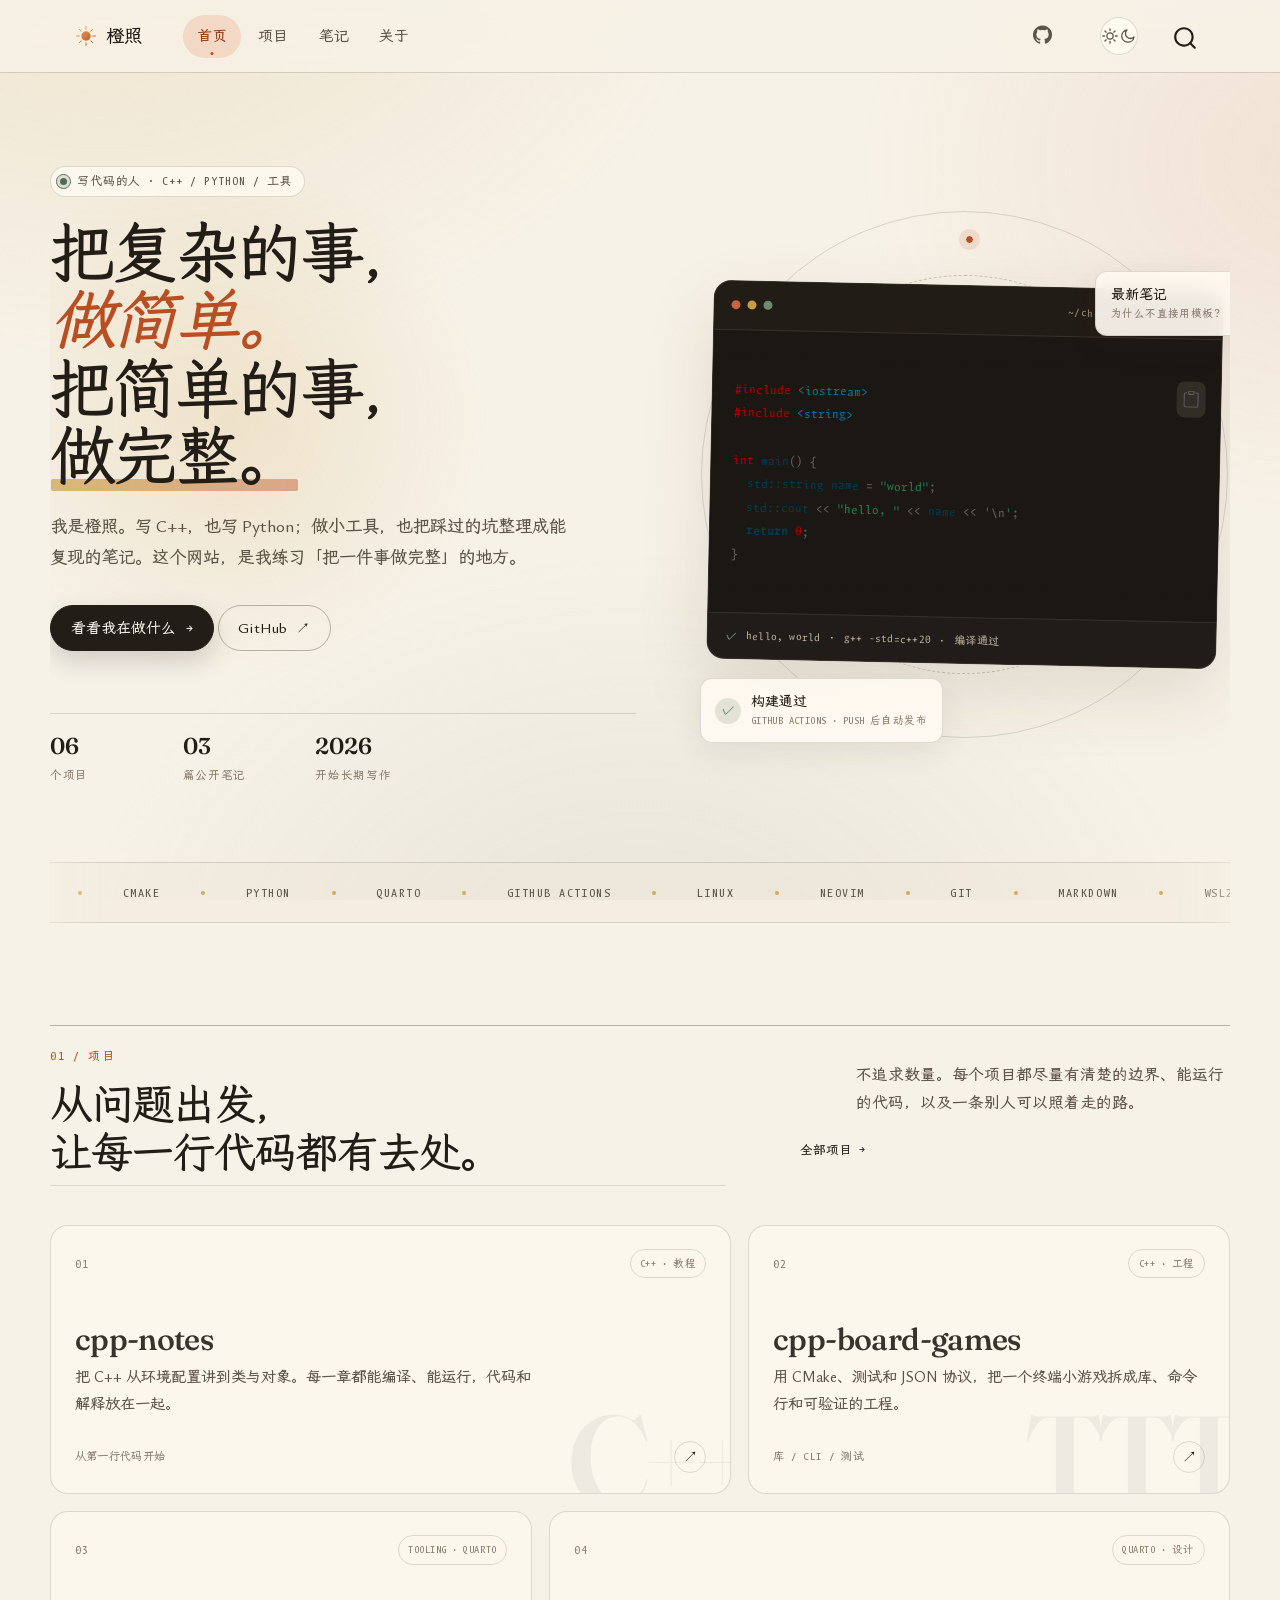
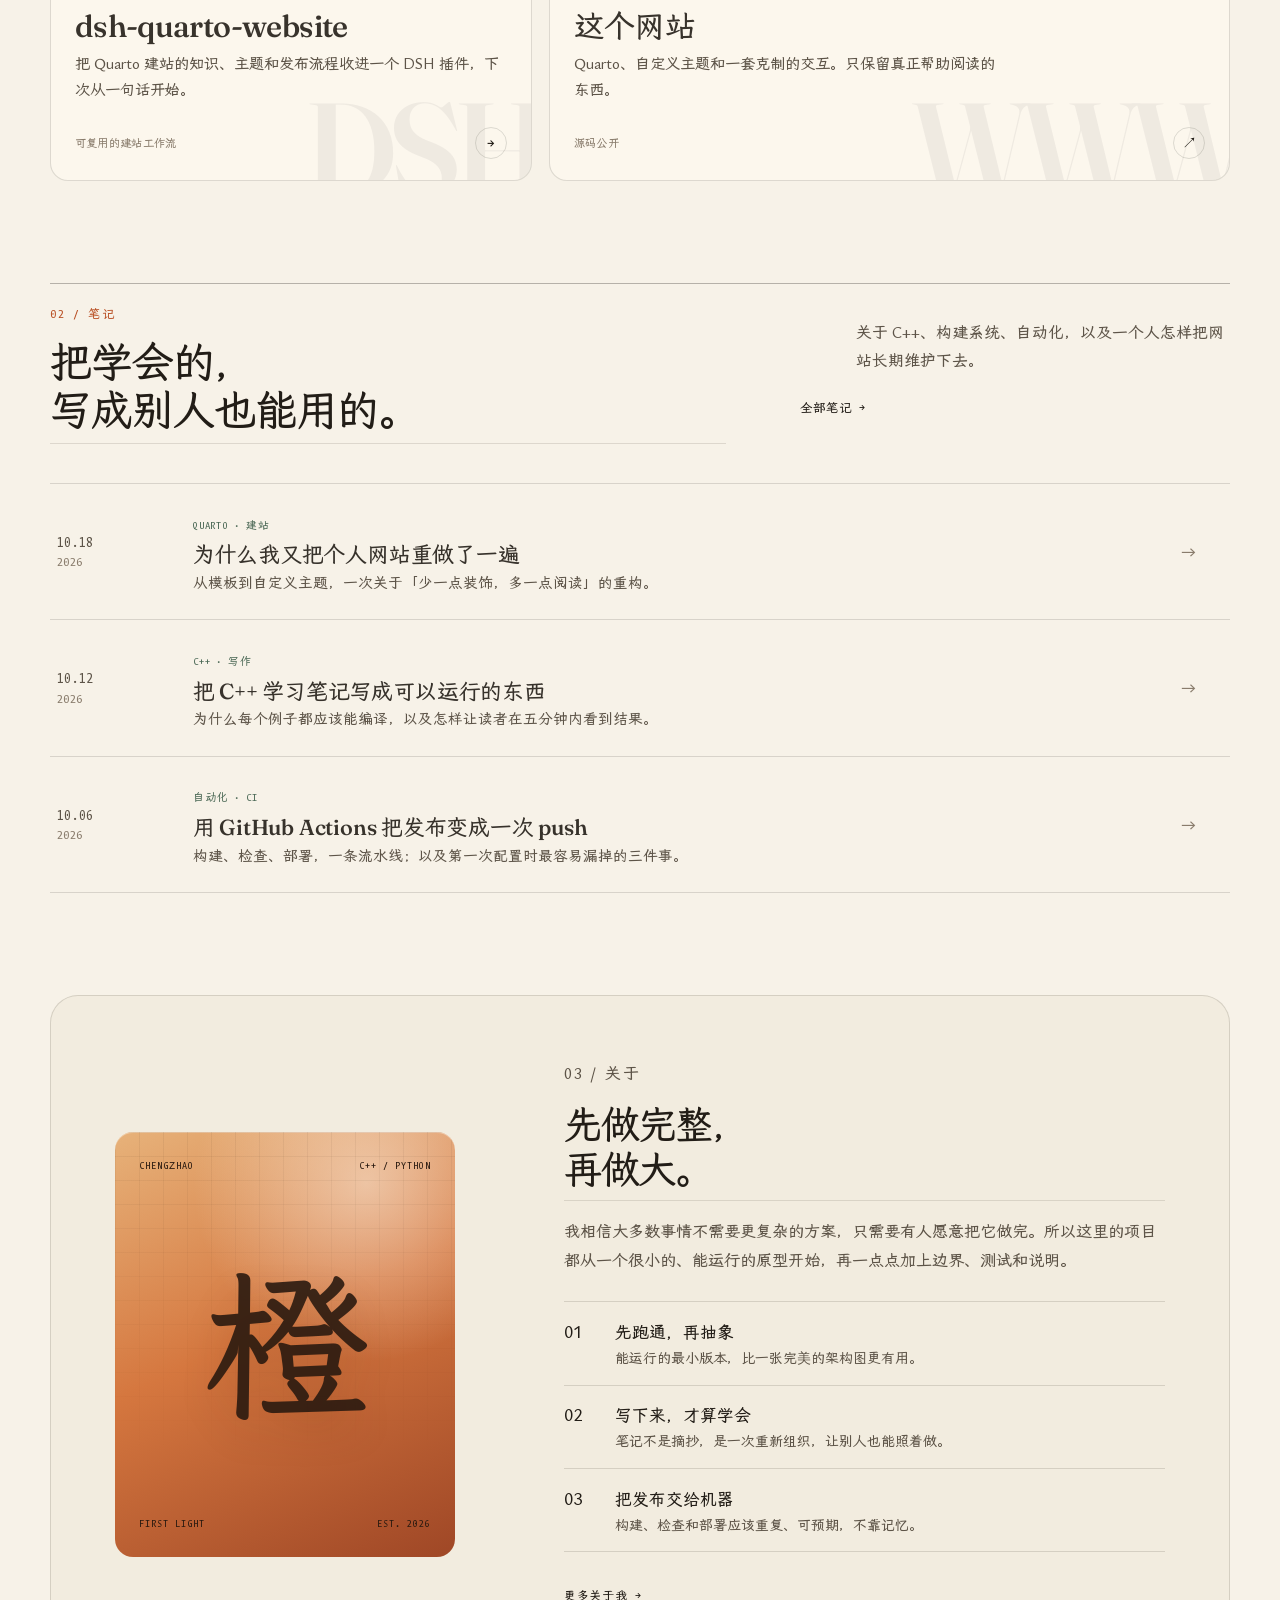
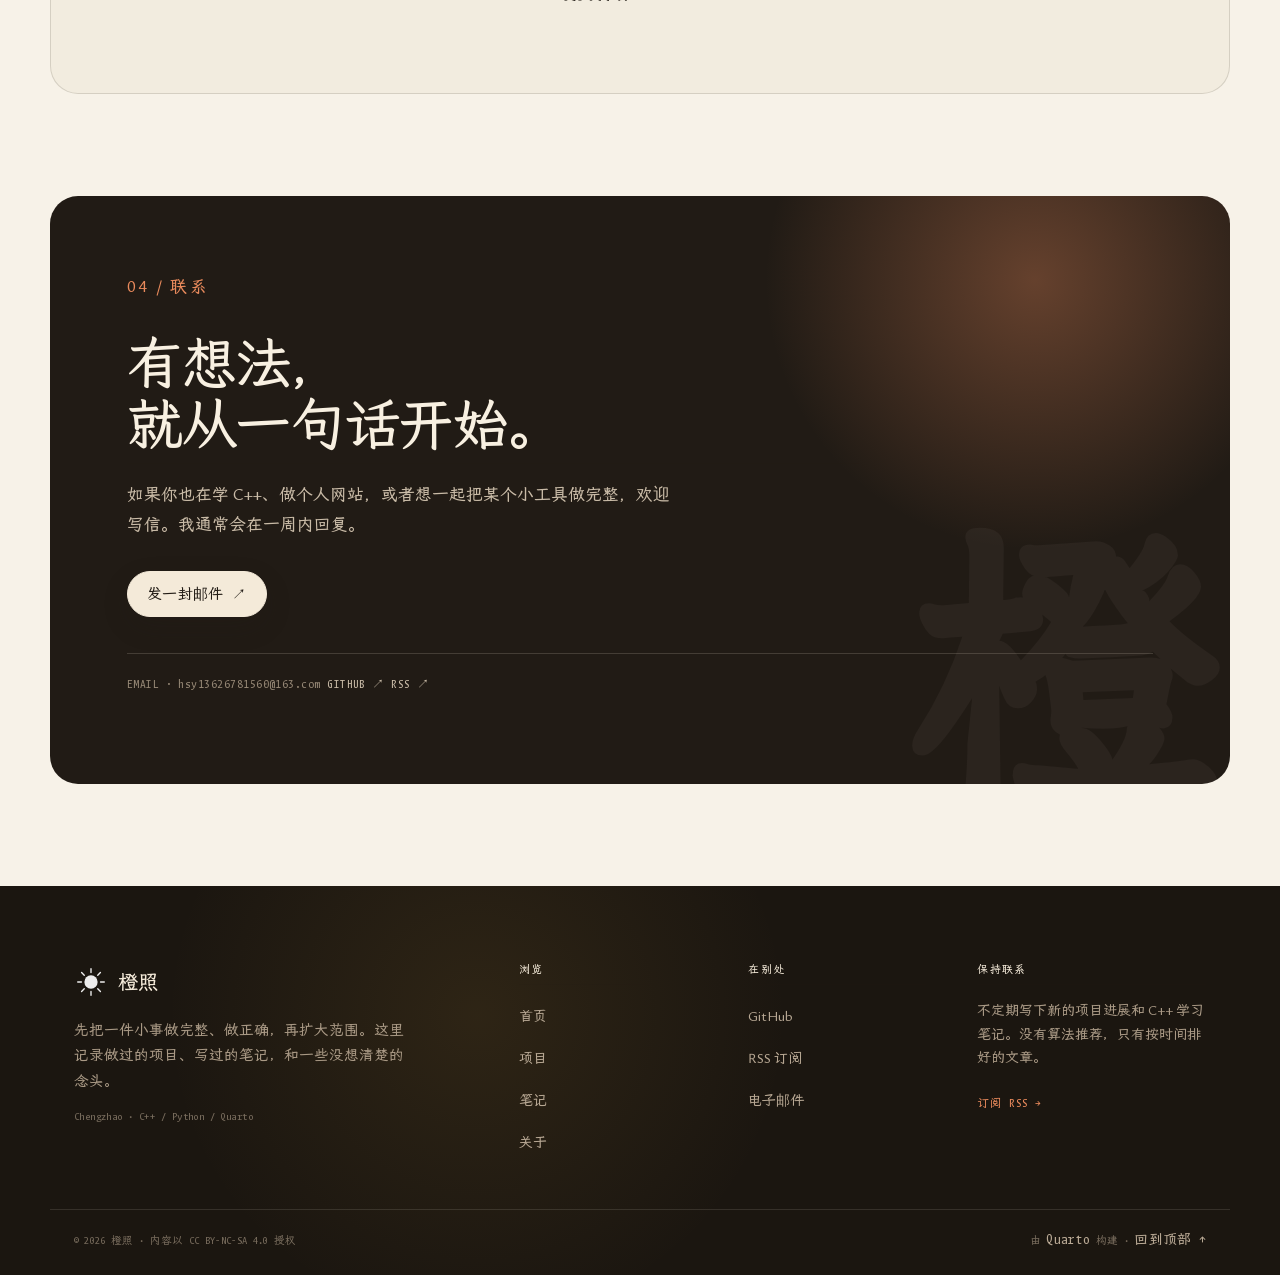
<file: index.html>
<!DOCTYPE html>
<html xmlns="http://www.w3.org/1999/xhtml" lang="zh-CN" xml:lang="zh-CN"><head>

<meta charset="utf-8">
<meta name="generator" content="quarto-1.10.19">

<meta name="viewport" content="width=device-width, initial-scale=1.0, user-scalable=yes">

<meta name="description" content="橙照的个人网站：写 C++ 与 Python，做小工具，也把踩过的坑整理成可以复现的笔记。">

<title>把简单的事做完整 – 橙照</title>
<style>
/* Default styles provided by pandoc.
** See https://pandoc.org/MANUAL.html#variables-for-html for config info.
*/
span.smallcaps{font-variant: small-caps;}
div.columns{display: flex; gap: 1.5em;}
div.column{flex: auto;}
@media screen {
div.columns{gap: min(4vw, 1.5em);}
div.column{overflow-x: auto;}
}
div.hanging-indent{margin-left: 1.5em; text-indent: -1.5em;}
ul.task-list{list-style: none;}
ul.task-list li input[type="checkbox"] {
  width: 0.8em;
  margin: 0 0.8em 0.2em -1em; /* quarto-specific, see https://github.com/quarto-dev/quarto-cli/issues/4556 */ 
  vertical-align: middle;
}
/* CSS for syntax highlighting */
html { -webkit-text-size-adjust: 100%; }
pre > code.sourceCode { white-space: pre; position: relative; }
pre > code.sourceCode > span { display: inline-block; line-height: 1.25; }
pre > code.sourceCode > span:empty { height: 1.2em; }
.sourceCode { overflow: visible; }
code.sourceCode > span { color: inherit; text-decoration: inherit; }
div.sourceCode { margin: 1em 0; }
pre.sourceCode { margin: 0; }
@media screen {
div.sourceCode { overflow: auto; }
}
@media print {
pre > code.sourceCode { white-space: pre-wrap; }
pre > code.sourceCode > span { text-indent: -5em; padding-left: 5em; }
}
pre.numberSource code
  { counter-reset: source-line 0; }
pre.numberSource code > span
  { position: relative; left: -4em; counter-increment: source-line; }
pre.numberSource code > span > a:first-child::before
  { content: counter(source-line);
    position: relative; left: -1em; text-align: right; vertical-align: baseline;
    border: none; display: inline-block;
    -webkit-touch-callout: none; -webkit-user-select: none;
    -khtml-user-select: none; -moz-user-select: none;
    -ms-user-select: none; user-select: none;
    padding: 0 4px; width: 4em;
  }
pre.numberSource { margin-left: 3em;  padding-left: 4px; }
div.sourceCode
  {   }
@media screen {
pre > code.sourceCode > span > a:first-child::before { text-decoration: underline; }
}
</style>


<script src="site_libs/quarto-nav/quarto-nav.js"></script>
<script src="site_libs/clipboard/clipboard.min.js"></script>
<script src="site_libs/quarto-search/autocomplete.umd.js"></script>
<script src="site_libs/quarto-search/fuse.min.js"></script>
<script src="site_libs/quarto-search/quarto-search.js"></script>
<meta name="quarto:offset" content="./">
<link href="./theme/assets/favicon.svg" rel="icon" type="image/svg+xml">
<script src="site_libs/quarto-html/quarto.js" type="module"></script>
<script src="site_libs/quarto-html/tabsets/tabsets.js" type="module"></script>
<script src="site_libs/quarto-html/popper.min.js"></script>
<script src="site_libs/quarto-html/tippy.umd.min.js"></script>
<link href="site_libs/quarto-html/tippy.css" rel="stylesheet">
<link href="site_libs/quarto-html/quarto-syntax-highlighting-6ad3a35b9ca6f1e4ce69034736147068.css" rel="stylesheet" class="quarto-color-scheme" id="quarto-text-highlighting-styles">
<link href="site_libs/quarto-html/quarto-syntax-highlighting-dark-f088d3bfda5e7fc58be7380fff3cf0f4.css" rel="stylesheet" class="quarto-color-scheme quarto-color-alternate" id="quarto-text-highlighting-styles">
<link href="site_libs/quarto-html/quarto-syntax-highlighting-6ad3a35b9ca6f1e4ce69034736147068.css" rel="stylesheet" class="quarto-color-scheme-extra" id="quarto-text-highlighting-styles">
<script src="site_libs/bootstrap/bootstrap.min.js"></script>
<link href="site_libs/bootstrap/bootstrap-icons.css" rel="stylesheet">
<link href="site_libs/bootstrap/bootstrap-33b0072616bddd210a10444cc1897761.min.css" rel="stylesheet" append-hash="true" class="quarto-color-scheme" id="quarto-bootstrap" data-mode="light">
<link href="site_libs/bootstrap/bootstrap-dark-2a50a87ff0a168634bd6a3ba98b96992.min.css" rel="stylesheet" append-hash="true" class="quarto-color-scheme quarto-color-alternate" id="quarto-bootstrap" data-mode="dark">
<link href="site_libs/bootstrap/bootstrap-33b0072616bddd210a10444cc1897761.min.css" rel="stylesheet" append-hash="true" class="quarto-color-scheme-extra" id="quarto-bootstrap" data-mode="light">
<script id="quarto-search-options" type="application/json">{
  "location": "navbar",
  "copy-button": false,
  "collapse-after": 3,
  "panel-placement": "end",
  "type": "overlay",
  "limit": 20,
  "keyboard-shortcut": [
    "f",
    "/",
    "s"
  ],
  "language": {
    "search-no-results-text": "没有结果",
    "search-matching-documents-text": "匹配的文档",
    "search-copy-link-title": "复制搜索链接",
    "search-hide-matches-text": "隐藏其它匹配结果",
    "search-more-match-text": "更多匹配结果",
    "search-more-matches-text": "更多匹配结果",
    "search-clear-button-title": "清除",
    "search-text-placeholder": "",
    "search-detached-cancel-button-title": "取消",
    "search-submit-button-title": "提交",
    "search-label": "搜索"
  }
}</script>
<style>html{ scroll-behavior: smooth; }</style>
<!-- 主题初始化必须早于首屏绘制：只改 <html>，body 类在 DOMContentLoaded 后同步。 -->
<meta name="color-scheme" content="light dark">
<meta name="theme-color" content="#F7F2E8">
<script>
  (function () {
    var root = document.documentElement;
    root.classList.add('js');
    try {
      var saved = localStorage.getItem('cz-theme');
      if (saved === 'dark' || saved === 'light') {
        root.dataset.theme = saved;
        root.dataset.bsTheme = saved;
        root.style.colorScheme = saved;
        var meta = document.querySelector('meta[name="theme-color"]');
        if (meta) meta.setAttribute('content', saved === 'dark' ? '#15120F' : '#F7F2E8');
      }
    } catch (error) {
      /* 隐私模式下 localStorage 可能不可用，保持默认浅色。 */
    }
  })();
</script>
<link rel="preload" href="./theme/assets/fonts/lxgw-bright-medium-common.woff2" as="font" type="font/woff2" crossorigin="">
<link rel="preload" href="./theme/assets/fonts/fraunces-latin-standard-normal.woff2" as="font" type="font/woff2" crossorigin="">


<link rel="stylesheet" href="theme/css/tokens.css">
<link rel="stylesheet" href="theme/css/base.css">
<link rel="stylesheet" href="theme/css/navbar.css">
<link rel="stylesheet" href="theme/css/landing.css">
<link rel="stylesheet" href="theme/css/pages.css">
<link rel="stylesheet" href="theme/css/footer.css">
<meta property="og:title" content="把简单的事做完整">
<meta property="og:description" content="橙照的个人网站：写 C++ 与 Python，做小工具，也把踩过的坑整理成可以复现的笔记。">
<meta property="og:site_name" content="橙照">
<meta name="twitter:title" content="把简单的事做完整">
<meta name="twitter:description" content="橙照的个人网站：写 C++ 与 Python，做小工具，也把踩过的坑整理成可以复现的笔记。">
<meta name="twitter:card" content="summary">
  <link rel="canonical" href="https://chengzhao-dev.github.io/">
  <meta property="og:url" content="https://chengzhao-dev.github.io/">
</head>

<body class="nav-fixed fullcontent quarto-light"><script id="quarto-html-before-body" type="application/javascript">
    const toggleBodyColorMode = (bsSheetEl) => {
      const mode = bsSheetEl.getAttribute("data-mode");
      const bodyEl = window.document.querySelector("body");
      if (mode === "dark") {
        bodyEl.classList.add("quarto-dark");
        bodyEl.classList.remove("quarto-light");
      } else {
        bodyEl.classList.add("quarto-light");
        bodyEl.classList.remove("quarto-dark");
      }
    }
    const toggleBodyColorPrimary = () => {
      const bsSheetEl = window.document.querySelector("link#quarto-bootstrap:not([rel=disabled-stylesheet])");
      if (bsSheetEl) {
        toggleBodyColorMode(bsSheetEl);
      }
    }
    const setColorSchemeToggle = (alternate) => {
      const toggles = window.document.querySelectorAll('.quarto-color-scheme-toggle');
      for (let i=0; i < toggles.length; i++) {
        const toggle = toggles[i];
        if (toggle) {
          if (alternate) {
            toggle.classList.add("alternate");
          } else {
            toggle.classList.remove("alternate");
          }
        }
      }
    };
    const toggleColorMode = (alternate) => {
      // Switch the stylesheets
      const primaryStylesheets = window.document.querySelectorAll('link.quarto-color-scheme:not(.quarto-color-alternate)');
      const alternateStylesheets = window.document.querySelectorAll('link.quarto-color-scheme.quarto-color-alternate');
      manageTransitions('#quarto-margin-sidebar .nav-link', false);
      if (alternate) {
        // note: dark is layered on light, we don't disable primary!
        enableStylesheet(alternateStylesheets);
        for (const sheetNode of alternateStylesheets) {
          if (sheetNode.id === "quarto-bootstrap") {
            toggleBodyColorMode(sheetNode);
          }
        }
      } else {
        disableStylesheet(alternateStylesheets);
        enableStylesheet(primaryStylesheets)
        toggleBodyColorPrimary();
      }
      manageTransitions('#quarto-margin-sidebar .nav-link', true);
      // Switch the toggles
      setColorSchemeToggle(alternate)
      // Hack to workaround the fact that safari doesn't
      // properly recolor the scrollbar when toggling (#1455)
      if (navigator.userAgent.indexOf('Safari') > 0 && navigator.userAgent.indexOf('Chrome') == -1) {
        manageTransitions("body", false);
        window.scrollTo(0, 1);
        setTimeout(() => {
          window.scrollTo(0, 0);
          manageTransitions("body", true);
        }, 40);
      }
    }
    const disableStylesheet = (stylesheets) => {
      for (let i=0; i < stylesheets.length; i++) {
        const stylesheet = stylesheets[i];
        stylesheet.rel = 'disabled-stylesheet';
      }
    }
    const enableStylesheet = (stylesheets) => {
      for (let i=0; i < stylesheets.length; i++) {
        const stylesheet = stylesheets[i];
        if(stylesheet.rel !== 'stylesheet') { // for Chrome, which will still FOUC without this check
          stylesheet.rel = 'stylesheet';
        }
      }
    }
    const manageTransitions = (selector, allowTransitions) => {
      const els = window.document.querySelectorAll(selector);
      for (let i=0; i < els.length; i++) {
        const el = els[i];
        if (allowTransitions) {
          el.classList.remove('notransition');
        } else {
          el.classList.add('notransition');
        }
      }
    }
    const isFileUrl = () => {
      return window.location.protocol === 'file:';
    }
    const hasAlternateSentinel = () => {
      let styleSentinel = getColorSchemeSentinel();
      if (styleSentinel !== null) {
        return styleSentinel === "alternate";
      } else {
        return false;
      }
    }
    const setStyleSentinel = (alternate) => {
      const value = alternate ? "alternate" : "default";
      if (!isFileUrl()) {
        window.localStorage.setItem("quarto-color-scheme", value);
      } else {
        localAlternateSentinel = value;
      }
    }
    const getColorSchemeSentinel = () => {
      if (!isFileUrl()) {
        const storageValue = window.localStorage.getItem("quarto-color-scheme");
        return storageValue != null ? storageValue : localAlternateSentinel;
      } else {
        return localAlternateSentinel;
      }
    }
    const toggleGiscusIfUsed = (isAlternate, darkModeDefault) => {
      const baseTheme = document.querySelector('#giscus-base-theme')?.value ?? 'light';
      const alternateTheme = document.querySelector('#giscus-alt-theme')?.value ?? 'dark';
      let newTheme = '';
      if(authorPrefersDark) {
        newTheme = isAlternate ? baseTheme : alternateTheme;
      } else {
        newTheme = isAlternate ? alternateTheme : baseTheme;
      }
      const changeGiscusTheme = () => {
        // From: https://github.com/giscus/giscus/issues/336
        const sendMessage = (message) => {
          const iframe = document.querySelector('iframe.giscus-frame');
          if (!iframe) return;
          iframe.contentWindow.postMessage({ giscus: message }, 'https://giscus.app');
        }
        sendMessage({
          setConfig: {
            theme: newTheme
          }
        });
      }
      const isGiscussLoaded = window.document.querySelector('iframe.giscus-frame') !== null;
      if (isGiscussLoaded) {
        changeGiscusTheme();
      }
    };
    const authorPrefersDark = false;
    const darkModeDefault = authorPrefersDark;
      document.querySelector('link#quarto-text-highlighting-styles.quarto-color-scheme-extra').rel = 'disabled-stylesheet';
      document.querySelector('link#quarto-bootstrap.quarto-color-scheme-extra').rel = 'disabled-stylesheet';
    let localAlternateSentinel = darkModeDefault ? 'alternate' : 'default';
    // Dark / light mode switch
    window.quartoToggleColorScheme = () => {
      // Read the current dark / light value
      let toAlternate = !hasAlternateSentinel();
      toggleColorMode(toAlternate);
      setStyleSentinel(toAlternate);
      toggleGiscusIfUsed(toAlternate, darkModeDefault);
      window.dispatchEvent(new Event('resize'));
    };
    // Switch to dark mode if need be
    if (hasAlternateSentinel()) {
      toggleColorMode(true);
    } else {
      toggleColorMode(false);
    }
  </script>

<div id="quarto-search-results"></div>
  <header id="quarto-header" class="headroom fixed-top">
    <nav class="navbar navbar-expand-lg " data-bs-theme="dark">
      <div class="navbar-container container-fluid">
      <div class="navbar-brand-container mx-auto">
    <a href="./index.html" class="navbar-brand navbar-brand-logo">
    <img src="./theme/assets/brand-mark.svg" alt="橙照的品牌标记：一枚从地平线升起的橙色圆点" class="navbar-logo light-content">
    <img src="./theme/assets/brand-mark.svg" alt="橙照的品牌标记：一枚从地平线升起的橙色圆点" class="navbar-logo dark-content">
    </a>
    <a class="navbar-brand" href="./index.html">
    <span class="navbar-title">橙照</span>
    </a>
  </div>
            <div id="quarto-search" class="" title="搜索"></div>
          <button class="navbar-toggler" type="button" data-bs-toggle="collapse" data-bs-target="#navbarCollapse" aria-controls="navbarCollapse" role="menu" aria-expanded="false" aria-label="展开或折叠导航栏" onclick="if (window.quartoToggleHeadroom) { window.quartoToggleHeadroom(); }">
  <span class="navbar-toggler-icon"></span>
</button>
          <div class="collapse navbar-collapse" id="navbarCollapse">
            <ul class="navbar-nav navbar-nav-scroll me-auto">
  <li class="nav-item">
    <a class="nav-link active" href="./index.html" aria-current="page"> 
<span class="menu-text">首页</span></a>
  </li>  
  <li class="nav-item">
    <a class="nav-link" href="./projects/index.html"> 
<span class="menu-text">项目</span></a>
  </li>  
  <li class="nav-item">
    <a class="nav-link" href="./notes/index.html"> 
<span class="menu-text">笔记</span></a>
  </li>  
  <li class="nav-item">
    <a class="nav-link" href="./about/index.html"> 
<span class="menu-text">关于</span></a>
  </li>  
</ul>
            <ul class="navbar-nav navbar-nav-scroll ms-auto">
  <li class="nav-item compact">
    <a class="nav-link" href="https://github.com/chengzhao-dev"> <i class="bi bi-github" role="img" aria-label="GitHub：chengzhao-dev">
</i> 
<span class="menu-text"></span></a>
  </li>  
</ul>
          </div> <!-- /navcollapse -->
            <div class="quarto-navbar-tools">
  <a href="" class="quarto-color-scheme-toggle quarto-navigation-tool  px-1" onclick="window.quartoToggleColorScheme(); return false;" title="切换深色模式"><i class="bi"></i></a>
</div>
      </div> <!-- /container-fluid -->
    </nav>
</header>
<!-- content -->
<div id="quarto-content" class="quarto-container page-layout-custom page-navbar">
<!-- sidebar -->
<!-- margin-sidebar -->
<!-- main -->

<a class="cz-skip" href="#quarto-document-content">跳到正文</a>
<div class="cz-progress" id="cz-progress" aria-hidden="true"></div>




<main id="quarto-document-content" class="content cz-home-main"><header id="title-block-header" class="quarto-title-block"></header>
<div class="cz-home">
<div class="cz-hero">
<div class="cz-hero-copy">
<p class="cz-eyebrow">
<span class="cz-pulse" aria-hidden="true"></span> 写代码的人 · C++ / Python / 工具
</p>
<h1 class="cz-hero-title">
把复杂的事，<br><em>做简单。</em><br>把简单的事，<span class="cz-mark">做完整。</span>
</h1>
<p class="cz-hero-lead">
我是橙照。写 C++，也写 Python；做小工具，也把踩过的坑整理成能复现的笔记。这个网站，是我练习「把一件事做完整」的地方。
</p>
<div class="cz-hero-actions">
<p><a class="cz-button cz-button-primary" href="projects/">看看我在做什么 <span aria-hidden="true">→</span></a> <a class="cz-button cz-button-ghost" href="https://github.com/chengzhao-dev" rel="me noopener">GitHub <span aria-hidden="true">↗</span></a></p>
</div>
<dl class="cz-stats">
<div>
<dt>
06
</dt>
<dd>
个项目
</dd>
</div>
<div>
<dt>
03
</dt>
<dd>
篇公开笔记
</dd>
</div>
<div>
<dt>
2026
</dt>
<dd>
开始长期写作
</dd>
</div>
</dl>
</div>
<div class="cz-hero-visual" aria-hidden="true">
<div class="cz-orbit">
<span class="cz-orbit-dot"></span>
</div>
<div class="cz-terminal">
<div class="cz-terminal-bar">
<i></i><i></i><i></i><span class="cz-terminal-title">~/chengzhao/hello.cpp</span>
</div>
<div class="code-copy-outer-scaffold"><div class="sourceCode" id="cb1"><pre class="sourceCode cpp code-with-copy"><code class="sourceCode cpp"><span id="cb1-1"><a href="#cb1-1" aria-hidden="true" tabindex="-1"></a><span class="pp">#include </span><span class="im">&lt;iostream&gt;</span></span>
<span id="cb1-2"><a href="#cb1-2" aria-hidden="true" tabindex="-1"></a><span class="pp">#include </span><span class="im">&lt;string&gt;</span></span>
<span id="cb1-3"><a href="#cb1-3" aria-hidden="true" tabindex="-1"></a></span>
<span id="cb1-4"><a href="#cb1-4" aria-hidden="true" tabindex="-1"></a><span class="dt">int</span> main<span class="op">()</span> <span class="op">{</span></span>
<span id="cb1-5"><a href="#cb1-5" aria-hidden="true" tabindex="-1"></a>  <span class="bu">std::</span>string name <span class="op">=</span> <span class="st">"world"</span><span class="op">;</span></span>
<span id="cb1-6"><a href="#cb1-6" aria-hidden="true" tabindex="-1"></a>  <span class="bu">std::</span>cout <span class="op">&lt;&lt;</span> <span class="st">"hello, "</span> <span class="op">&lt;&lt;</span> name <span class="op">&lt;&lt;</span> <span class="ch">'</span><span class="sc">\n</span><span class="ch">'</span><span class="op">;</span></span>
<span id="cb1-7"><a href="#cb1-7" aria-hidden="true" tabindex="-1"></a>  <span class="cf">return</span> <span class="dv">0</span><span class="op">;</span></span>
<span id="cb1-8"><a href="#cb1-8" aria-hidden="true" tabindex="-1"></a><span class="op">}</span></span></code></pre></div><button title="复制到剪贴板" class="code-copy-button"><i class="bi"></i></button></div>
<div class="cz-terminal-status">
<b>✓</b> hello, world <span>·</span> g++ -std=c++20 <span>·</span> 编译通过
</div>
</div>
<div class="cz-floating cz-floating-note">
<strong>最新笔记</strong><span>为什么不直接用模板？</span>
</div>
<div class="cz-floating cz-floating-build">
<i>✓</i>
<div>
<strong>构建通过</strong><span>GitHub Actions · push 后自动发布</span>
</div>
</div>
</div>
</div>
<div class="cz-marquee" aria-label="常用的语言与工具">
<div class="cz-marquee-track">
<div class="cz-marquee-group">
<span>C++20</span><span>CMake</span><span>Python</span><span>Quarto</span><span>GitHub Actions</span><span>Linux</span><span>Neovim</span><span>Git</span><span>Markdown</span><span>WSL2</span><span>Clang</span><span>SQLite</span>
</div>
<div class="cz-marquee-group" aria-hidden="true">
<span>C++20</span><span>CMake</span><span>Python</span><span>Quarto</span><span>GitHub Actions</span><span>Linux</span><span>Neovim</span><span>Git</span><span>Markdown</span><span>WSL2</span><span>Clang</span><span>SQLite</span>
</div>
</div>
</div>
<div class="cz-section">
<div class="cz-section-head">
<p class="cz-kicker">
01 / 项目
</p>
<h2>
从问题出发，<br>让每一行代码都有去处。
</h2>
<p class="cz-section-aside">
不追求数量。每个项目都尽量有清楚的边界、能运行的代码，以及一条别人可以照着走的路。
</p>
<p><a class="cz-text-link cz-section-link" href="projects/">全部项目 <span aria-hidden="true">→</span></a></p>
</div>
<div class="cz-work-grid">
<div class="cz-work-card">
<p><a class="cz-card-link" href="https://chengzhao-dev.github.io/cpp-notes/" aria-label="打开 cpp-notes 项目"></a></p>
<div class="cz-work-head">
<p><span class="cz-work-index">01</span><span class="cz-work-tag">C++ · 教程</span></p>
</div>
<section id="cpp-notes" class="level3 cz-work-main">
<h3 data-anchor-id="cpp-notes">cpp-notes</h3>
<p>把 C++ 从环境配置讲到类与对象。每一章都能编译、能运行，代码和解释放在一起。</p>
</section>
<p><span class="cz-work-art" aria-hidden="true">C++</span></p>
<div class="cz-work-foot">
<p><span>从第一行代码开始</span><span class="cz-arrow" aria-hidden="true">↗</span></p>
</div>
</div>
<div class="cz-work-card">
<p><a class="cz-card-link" href="https://chengzhao-dev.github.io/cpp-board-games/" aria-label="打开 cpp-board-games 项目"></a></p>
<div class="cz-work-head">
<p><span class="cz-work-index">02</span><span class="cz-work-tag">C++ · 工程</span></p>
</div>
<section id="cpp-board-games" class="level3 cz-work-main">
<h3 data-anchor-id="cpp-board-games">cpp-board-games</h3>
<p>用 CMake、测试和 JSON 协议，把一个终端小游戏拆成库、命令行和可验证的工程。</p>
</section>
<p><span class="cz-work-art" aria-hidden="true">TTT</span></p>
<div class="cz-work-foot">
<p><span>库 / CLI / 测试</span><span class="cz-arrow" aria-hidden="true">↗</span></p>
</div>
</div>
<div class="cz-work-card">
<p><a class="cz-card-link" href="notes/quarto-personal-website/" aria-label="阅读 dsh-quarto-website 的建站笔记"></a></p>
<div class="cz-work-head">
<p><span class="cz-work-index">03</span><span class="cz-work-tag">Tooling · Quarto</span></p>
</div>
<section id="dsh-quarto-website" class="level3 cz-work-main">
<h3 data-anchor-id="dsh-quarto-website">dsh-quarto-website</h3>
<p>把 Quarto 建站的知识、主题和发布流程收进一个 DSH 插件，下次从一句话开始。</p>
</section>
<p><span class="cz-work-art" aria-hidden="true">DSH</span></p>
<div class="cz-work-foot">
<p><span>可复用的建站工作流</span><span class="cz-arrow" aria-hidden="true">→</span></p>
</div>
</div>
<div class="cz-work-card">
<p><a class="cz-card-link" href="https://github.com/chengzhao-dev/chengzhao-dev.github.io" aria-label="查看本站源码"></a></p>
<div class="cz-work-head">
<p><span class="cz-work-index">04</span><span class="cz-work-tag">Quarto · 设计</span></p>
</div>
<section id="这个网站" class="level3 cz-work-main">
<h3 data-anchor-id="这个网站">这个网站</h3>
<p>Quarto、自定义主题和一套克制的交互。只保留真正帮助阅读的东西。</p>
</section>
<p><span class="cz-work-art" aria-hidden="true">WWW</span></p>
<div class="cz-work-foot">
<p><span>源码公开</span><span class="cz-arrow" aria-hidden="true">↗</span></p>
</div>
</div>
</div>
</div>
<div class="cz-section">
<div class="cz-section-head">
<p class="cz-kicker">
02 / 笔记
</p>
<h2>
把学会的，<br>写成别人也能用的。
</h2>
<p class="cz-section-aside">
关于 C++、构建系统、自动化，以及一个人怎样把网站长期维护下去。
</p>
<p><a class="cz-text-link cz-section-link" href="notes/">全部笔记 <span aria-hidden="true">→</span></a></p>
</div>
<div class="cz-note-list">
<div class="cz-note-row">
<a class="cz-card-link" href="notes/quarto-personal-website/" aria-label="阅读：为什么我又把个人网站重做了一遍"></a>
<div class="cz-note-date">
<strong>10.18</strong>2026
</div>
<div class="cz-note-body">
<span class="cz-note-tag">Quarto · 建站</span>
<h3>
为什么我又把个人网站重做了一遍
</h3>
<p>
从模板到自定义主题，一次关于「少一点装饰，多一点阅读」的重构。
</p>
</div>
<p><span class="cz-arrow" aria-hidden="true">→</span></p>
</div>
<div class="cz-note-row">
<a class="cz-card-link" href="notes/writing-runnable-cpp-notes/" aria-label="阅读：把 C++ 学习笔记写成可以运行的东西"></a>
<div class="cz-note-date">
<strong>10.12</strong>2026
</div>
<div class="cz-note-body">
<span class="cz-note-tag">C++ · 写作</span>
<h3>
把 C++ 学习笔记写成可以运行的东西
</h3>
<p>
为什么每个例子都应该能编译，以及怎样让读者在五分钟内看到结果。
</p>
</div>
<p><span class="cz-arrow" aria-hidden="true">→</span></p>
</div>
<div class="cz-note-row">
<a class="cz-card-link" href="notes/github-actions-publishing/" aria-label="阅读：用 GitHub Actions 把发布变成一次 push"></a>
<div class="cz-note-date">
<strong>10.06</strong>2026
</div>
<div class="cz-note-body">
<span class="cz-note-tag">自动化 · CI</span>
<h3>
用 GitHub Actions 把发布变成一次 push
</h3>
<p>
构建、检查、部署，一条流水线；以及第一次配置时最容易漏掉的三件事。
</p>
</div>
<p><span class="cz-arrow" aria-hidden="true">→</span></p>
</div>
</div>
</div>
<div class="cz-about">
<div class="cz-about-poster" aria-hidden="true">
<div class="cz-about-poster-top">
<span>CHENGZHAO</span><span>C++ / PYTHON</span>
</div>
<div class="cz-about-glyph">
橙
</div>
<div class="cz-about-poster-bottom">
<span>FIRST LIGHT</span><span>EST. 2026</span>
</div>
</div>
<div class="cz-about-copy">
<p class="cz-kicker">
03 / 关于
</p>
<h2>
先做完整，<br>再做大。
</h2>
<p>
我相信大多数事情不需要更复杂的方案，只需要有人愿意把它做完。所以这里的项目都从一个很小的、能运行的原型开始，再一点点加上边界、测试和说明。
</p>
<div class="cz-principles">
<div class="cz-principle">
<p><span>01</span></p>
<div class="cz-principle-body">
<p><strong>先跑通，再抽象</strong> 能运行的最小版本，比一张完美的架构图更有用。</p>
</div>
</div>
<div class="cz-principle">
<p><span>02</span></p>
<div class="cz-principle-body">
<p><strong>写下来，才算学会</strong> 笔记不是摘抄，是一次重新组织，让别人也能照着做。</p>
</div>
</div>
<div class="cz-principle">
<p><span>03</span></p>
<div class="cz-principle-body">
<p><strong>把发布交给机器</strong> 构建、检查和部署应该重复、可预期，不靠记忆。</p>
</div>
</div>
</div>
<p><a class="cz-text-link" href="about/">更多关于我 <span aria-hidden="true">→</span></a></p>
</div>
</div>
<div class="cz-contact">
<p class="cz-kicker">
04 / 联系
</p>
<h2>
有想法，<br>就从一句话开始。
</h2>
<p>
如果你也在学 C++、做个人网站，或者想一起把某个小工具做完整，欢迎写信。我通常会在一周内回复。
</p>
<a class="cz-button cz-button-primary" href="mailto:hsy13626781560@163.com">发一封邮件 <span aria-hidden="true">↗</span></a>
<div class="cz-contact-meta">
<p><span>EMAIL · hsy13626781560@163.com</span> <a href="https://github.com/chengzhao-dev" rel="me noopener">GITHUB ↗</a> <a href="notes/index.xml">RSS ↗</a></p>
</div>
</div>
</div>
<a onclick="window.scrollTo(0, 0); return false;" role="button" id="quarto-back-to-top"><i class="bi bi-arrow-up"></i> 回到顶部</a></main>




<footer class="cz-footer">
  <div class="cz-footer-inner">
    <div class="cz-footer-brand">
      <a class="cz-footer-logo" href="./">
        <img src="./theme/assets/brand-mark.svg" alt="" width="34" height="34" loading="lazy">
        <span>橙照</span>
      </a>
      <p>先把一件小事做完整、做正确，再扩大范围。这里记录做过的项目、写过的笔记，和一些没想清楚的念头。</p>
      <p class="cz-footer-note">Chengzhao · C++ / Python / Quarto</p>
    </div>

    <nav aria-label="页脚浏览">
      <h2>浏览</h2>
      <ul>
        <li><a href="./">首页</a></li>
        <li><a href="./projects/">项目</a></li>
        <li><a href="./notes/">笔记</a></li>
        <li><a href="./about/">关于</a></li>
      </ul>
    </nav>

    <div>
      <h2>在别处</h2>
      <ul>
        <li><a href="https://github.com/chengzhao-dev" rel="me noopener">GitHub</a></li>
        <li><a href="./notes/index.xml">RSS 订阅</a></li>
        <li><a href="mailto:hsy13626781560@163.com">电子邮件</a></li>
      </ul>
    </div>

    <div class="cz-footer-sub">
      <h2>保持联系</h2>
      <p>不定期写下新的项目进展和 C++ 学习笔记。没有算法推荐，只有按时间排好的文章。</p>
      <a class="cz-footer-subscribe" href="./notes/index.xml">订阅 RSS <span aria-hidden="true">→</span></a>
    </div>
  </div>

  <div class="cz-footer-bottom">
    <span>© 2026 橙照 · 内容以 CC BY-NC-SA 4.0 授权</span>
    <span>由 <a href="https://quarto.org" rel="noopener">Quarto</a> 构建 · <a href="#quarto-document-content">回到顶部 ↑</a></span>
  </div>
</footer>
<script src="./theme/js/site.js" defer=""></script>
<script id="quarto-html-after-body" type="application/javascript">
  window.document.addEventListener("DOMContentLoaded", function (event) {
    // Ensure there is a toggle, if there isn't float one in the top right
    if (window.document.querySelector('.quarto-color-scheme-toggle') === null) {
      const a = window.document.createElement('a');
      a.classList.add('top-right');
      a.classList.add('quarto-color-scheme-toggle');
      a.href = "";
      a.onclick = function() { try { window.quartoToggleColorScheme(); } catch {} return false; };
      const i = window.document.createElement("i");
      i.classList.add('bi');
      a.appendChild(i);
      window.document.body.appendChild(a);
    }
    setColorSchemeToggle(hasAlternateSentinel())
    const isCodeAnnotation = (el) => {
      for (const clz of el.classList) {
        if (clz.startsWith('code-annotation-')) {                     
          return true;
        }
      }
      return false;
    }
    const onCopySuccess = function(e) {
      // button target
      const button = e.trigger;
      // don't keep focus
      button.blur();
      // flash "checked"
      button.classList.add('code-copy-button-checked');
      var currentTitle = button.getAttribute("title");
      button.setAttribute("title", "已复制");
      let tooltip;
      if (window.bootstrap) {
        button.setAttribute("data-bs-toggle", "tooltip");
        button.setAttribute("data-bs-placement", "left");
        button.setAttribute("data-bs-title", "已复制");
        tooltip = new bootstrap.Tooltip(button, 
          { trigger: "manual", 
            customClass: "code-copy-button-tooltip",
            offset: [0, -8]});
        tooltip.show();    
      }
      setTimeout(function() {
        if (tooltip) {
          tooltip.hide();
          button.removeAttribute("data-bs-title");
          button.removeAttribute("data-bs-toggle");
          button.removeAttribute("data-bs-placement");
        }
        button.setAttribute("title", currentTitle);
        button.classList.remove('code-copy-button-checked');
      }, 1000);
      // clear code selection
      e.clearSelection();
    }
    const getTextToCopy = function(trigger) {
      const outerScaffold = trigger.parentElement.cloneNode(true);
      const codeEl = outerScaffold.querySelector('code');
      for (const childEl of codeEl.children) {
        if (isCodeAnnotation(childEl)) {
          childEl.remove();
        }
      }
      return codeEl.innerText;
    }
    const clipboard = new window.ClipboardJS('.code-copy-button:not([data-in-quarto-modal])', {
      text: getTextToCopy
    });
    clipboard.on('success', onCopySuccess);
    if (window.document.getElementById('quarto-embedded-source-code-modal')) {
      const clipboardModal = new window.ClipboardJS('.code-copy-button[data-in-quarto-modal]', {
        text: getTextToCopy,
        container: window.document.getElementById('quarto-embedded-source-code-modal')
      });
      clipboardModal.on('success', onCopySuccess);
    }
      var localhostRegex = new RegExp(/^(?:http|https):\/\/localhost\:?[0-9]*\//);
      var mailtoRegex = new RegExp(/^mailto:/);
        var filterRegex = new RegExp("https:\/\/chengzhao-dev\.github\.io");
      var isInternal = (href) => {
          return filterRegex.test(href) || localhostRegex.test(href) || mailtoRegex.test(href);
      }
      // Inspect non-navigation links and adorn them if external
     var links = window.document.querySelectorAll('a[href]:not(.nav-link):not(.navbar-brand):not(.toc-action):not(.sidebar-link):not(.sidebar-item-toggle):not(.pagination-link):not(.no-external):not([aria-hidden]):not(.dropdown-item):not(.quarto-navigation-tool):not(.about-link)');
      for (var i=0; i<links.length; i++) {
        const link = links[i];
        if (!isInternal(link.href)) {
          // undo the damage that might have been done by quarto-nav.js in the case of
          // links that we want to consider external
          if (link.dataset.originalHref !== undefined) {
            link.href = link.dataset.originalHref;
          }
            // target, if specified
            link.setAttribute("target", "_blank");
            if (link.getAttribute("rel") === null) {
              link.setAttribute("rel", "noopener");
            }
        }
      }
    function tippyHover(el, contentFn, onTriggerFn, onUntriggerFn) {
      const config = {
        allowHTML: true,
        maxWidth: 500,
        delay: 100,
        arrow: false,
        appendTo: function(el) {
            return el.parentElement;
        },
        interactive: true,
        interactiveBorder: 10,
        theme: 'quarto',
        placement: 'bottom-start',
      };
      if (contentFn) {
        config.content = contentFn;
      }
      if (onTriggerFn) {
        config.onTrigger = onTriggerFn;
      }
      if (onUntriggerFn) {
        config.onUntrigger = onUntriggerFn;
      }
      window.tippy(el, config); 
    }
    const noterefs = window.document.querySelectorAll('a[role="doc-noteref"]');
    for (var i=0; i<noterefs.length; i++) {
      const ref = noterefs[i];
      tippyHover(ref, function() {
        // use id or data attribute instead here
        let href = ref.getAttribute('data-footnote-href') || ref.getAttribute('href');
        try { href = new URL(href).hash; } catch {}
        const id = href.replace(/^#\/?/, "");
        const note = window.document.getElementById(id);
        if (note) {
          return note.innerHTML;
        } else {
          return "";
        }
      });
    }
    const xrefs = window.document.querySelectorAll('a.quarto-xref');
    const processXRef = (id, note) => {
      // Strip column container classes
      const stripColumnClz = (el) => {
        el.classList.remove("page-full", "page-columns");
        if (el.children) {
          for (const child of el.children) {
            stripColumnClz(child);
          }
        }
      }
      stripColumnClz(note)
      if (id === null || id.startsWith('sec-')) {
        // Special case sections, only their first couple elements
        const container = document.createElement("div");
        if (note.children && note.children.length > 2) {
          container.appendChild(note.children[0].cloneNode(true));
          for (let i = 1; i < note.children.length; i++) {
            const child = note.children[i];
            if (child.tagName === "P" && child.innerText === "") {
              continue;
            } else {
              container.appendChild(child.cloneNode(true));
              break;
            }
          }
          if (window.Quarto?.typesetMath) {
            window.Quarto.typesetMath(container);
          }
          return container.innerHTML
        } else {
          if (window.Quarto?.typesetMath) {
            window.Quarto.typesetMath(note);
          }
          return note.innerHTML;
        }
      } else {
        // Remove any anchor links if they are present
        const anchorLink = note.querySelector('a.anchorjs-link');
        if (anchorLink) {
          anchorLink.remove();
        }
        if (window.Quarto?.typesetMath) {
          window.Quarto.typesetMath(note);
        }
        if (note.classList.contains("callout")) {
          return note.outerHTML;
        } else {
          return note.innerHTML;
        }
      }
    }
    for (var i=0; i<xrefs.length; i++) {
      const xref = xrefs[i];
      tippyHover(xref, undefined, function(instance) {
        instance.disable();
        let url = xref.getAttribute('href');
        let hash = undefined; 
        if (url.startsWith('#')) {
          hash = url;
        } else {
          try { hash = new URL(url).hash; } catch {}
        }
        if (hash) {
          const id = hash.replace(/^#\/?/, "");
          const note = window.document.getElementById(id);
          if (note !== null) {
            try {
              const html = processXRef(id, note.cloneNode(true));
              instance.setContent(html);
            } finally {
              instance.enable();
              instance.show();
            }
          } else {
            // See if we can fetch this
            fetch(url.split('#')[0])
            .then(res => res.text())
            .then(html => {
              const parser = new DOMParser();
              const htmlDoc = parser.parseFromString(html, "text/html");
              const note = htmlDoc.getElementById(id);
              if (note !== null) {
                const html = processXRef(id, note);
                instance.setContent(html);
              } 
            }).finally(() => {
              instance.enable();
              instance.show();
            });
          }
        } else {
          // See if we can fetch a full url (with no hash to target)
          // This is a special case and we should probably do some content thinning / targeting
          fetch(url)
          .then(res => res.text())
          .then(html => {
            const parser = new DOMParser();
            const htmlDoc = parser.parseFromString(html, "text/html");
            const note = htmlDoc.querySelector('main.content');
            if (note !== null) {
              // This should only happen for chapter cross references
              // (since there is no id in the URL)
              // remove the first header
              if (note.children.length > 0 && note.children[0].tagName === "HEADER") {
                note.children[0].remove();
              }
              const html = processXRef(null, note);
              instance.setContent(html);
            } 
          }).finally(() => {
            instance.enable();
            instance.show();
          });
        }
      }, function(instance) {
      });
    }
        let selectedAnnoteEl;
        const selectorForAnnotation = ( cell, annotation) => {
          let cellAttr = 'data-code-cell="' + cell + '"';
          let lineAttr = 'data-code-annotation="' +  annotation + '"';
          const selector = 'span[' + cellAttr + '][' + lineAttr + ']';
          return selector;
        }
        const selectCodeLines = (annoteEl) => {
          const doc = window.document;
          const targetCell = annoteEl.getAttribute("data-target-cell");
          const targetAnnotation = annoteEl.getAttribute("data-target-annotation");
          const annoteSpan = window.document.querySelector(selectorForAnnotation(targetCell, targetAnnotation));
          const lines = annoteSpan.getAttribute("data-code-lines").split(",");
          const lineIds = lines.map((line) => {
            return targetCell + "-" + line;
          })
          let top = null;
          let height = null;
          let parent = null;
          if (lineIds.length > 0) {
              //compute the position of the single el (top and bottom and make a div)
              const el = window.document.getElementById(lineIds[0]);
              top = el.offsetTop;
              height = el.offsetHeight;
              parent = el.parentElement.parentElement;
            if (lineIds.length > 1) {
              const lastEl = window.document.getElementById(lineIds[lineIds.length - 1]);
              const bottom = lastEl.offsetTop + lastEl.offsetHeight;
              height = bottom - top;
            }
            if (top !== null && height !== null && parent !== null) {
              // cook up a div (if necessary) and position it 
              let div = window.document.getElementById("code-annotation-line-highlight");
              if (div === null) {
                div = window.document.createElement("div");
                div.setAttribute("id", "code-annotation-line-highlight");
                div.style.position = 'absolute';
                parent.appendChild(div);
              }
              div.style.top = top - 2 + "px";
              div.style.height = height + 4 + "px";
              div.style.left = 0;
              let gutterDiv = window.document.getElementById("code-annotation-line-highlight-gutter");
              if (gutterDiv === null) {
                gutterDiv = window.document.createElement("div");
                gutterDiv.setAttribute("id", "code-annotation-line-highlight-gutter");
                gutterDiv.style.position = 'absolute';
                const codeCell = window.document.getElementById(targetCell);
                const gutter = codeCell.querySelector('.code-annotation-gutter');
                gutter.appendChild(gutterDiv);
              }
              gutterDiv.style.top = top - 2 + "px";
              gutterDiv.style.height = height + 4 + "px";
            }
            selectedAnnoteEl = annoteEl;
          }
        };
        const unselectCodeLines = () => {
          const elementsIds = ["code-annotation-line-highlight", "code-annotation-line-highlight-gutter"];
          elementsIds.forEach((elId) => {
            const div = window.document.getElementById(elId);
            if (div) {
              div.remove();
            }
          });
          selectedAnnoteEl = undefined;
        };
          // Handle positioning of the toggle
      window.addEventListener(
        "resize",
        throttle(() => {
          elRect = undefined;
          if (selectedAnnoteEl) {
            selectCodeLines(selectedAnnoteEl);
          }
        }, 10)
      );
      function throttle(fn, ms) {
      let throttle = false;
      let timer;
        return (...args) => {
          if(!throttle) { // first call gets through
              fn.apply(this, args);
              throttle = true;
          } else { // all the others get throttled
              if(timer) clearTimeout(timer); // cancel #2
              timer = setTimeout(() => {
                fn.apply(this, args);
                timer = throttle = false;
              }, ms);
          }
        };
      }
        // Attach click handler to the DT
        const annoteDls = window.document.querySelectorAll('dt[data-target-cell]');
        for (const annoteDlNode of annoteDls) {
          annoteDlNode.addEventListener('click', (event) => {
            const clickedEl = event.target;
            if (clickedEl !== selectedAnnoteEl) {
              unselectCodeLines();
              const activeEl = window.document.querySelector('dt[data-target-cell].code-annotation-active');
              if (activeEl) {
                activeEl.classList.remove('code-annotation-active');
              }
              selectCodeLines(clickedEl);
              clickedEl.classList.add('code-annotation-active');
            } else {
              // Unselect the line
              unselectCodeLines();
              clickedEl.classList.remove('code-annotation-active');
            }
          });
        }
    const findCites = (el) => {
      const parentEl = el.parentElement;
      if (parentEl) {
        const cites = parentEl.dataset.cites;
        if (cites) {
          return {
            el,
            cites: cites.split(' ')
          };
        } else {
          return findCites(el.parentElement)
        }
      } else {
        return undefined;
      }
    };
    var bibliorefs = window.document.querySelectorAll('a[role="doc-biblioref"]');
    for (var i=0; i<bibliorefs.length; i++) {
      const ref = bibliorefs[i];
      const citeInfo = findCites(ref);
      if (citeInfo) {
        tippyHover(citeInfo.el, function() {
          var popup = window.document.createElement('div');
          citeInfo.cites.forEach(function(cite) {
            var citeDiv = window.document.createElement('div');
            citeDiv.classList.add('hanging-indent');
            citeDiv.classList.add('csl-entry');
            var biblioDiv = window.document.getElementById('ref-' + cite);
            if (biblioDiv) {
              citeDiv.innerHTML = biblioDiv.innerHTML;
            }
            popup.appendChild(citeDiv);
          });
          return popup.innerHTML;
        });
      }
    }
  });
  </script>
</div> <!-- /content -->




<footer class="footer"><div class="nav-footer"><div class="nav-footer-center"><div class="toc-actions"><ul><li><a href="https://github.com/chengzhao-dev/chengzhao-dev.github.io/edit/main/index.qmd" class="toc-action"><i class="bi bi-github"></i>编辑该页面</a></li><li><a href="https://github.com/chengzhao-dev/chengzhao-dev.github.io/issues/new" class="toc-action"><i class="bi empty"></i>反馈问题</a></li></ul></div></div></div></footer><script src="site_libs/quarto-html/zenscroll-min.js"></script>
</body></html>
</file>
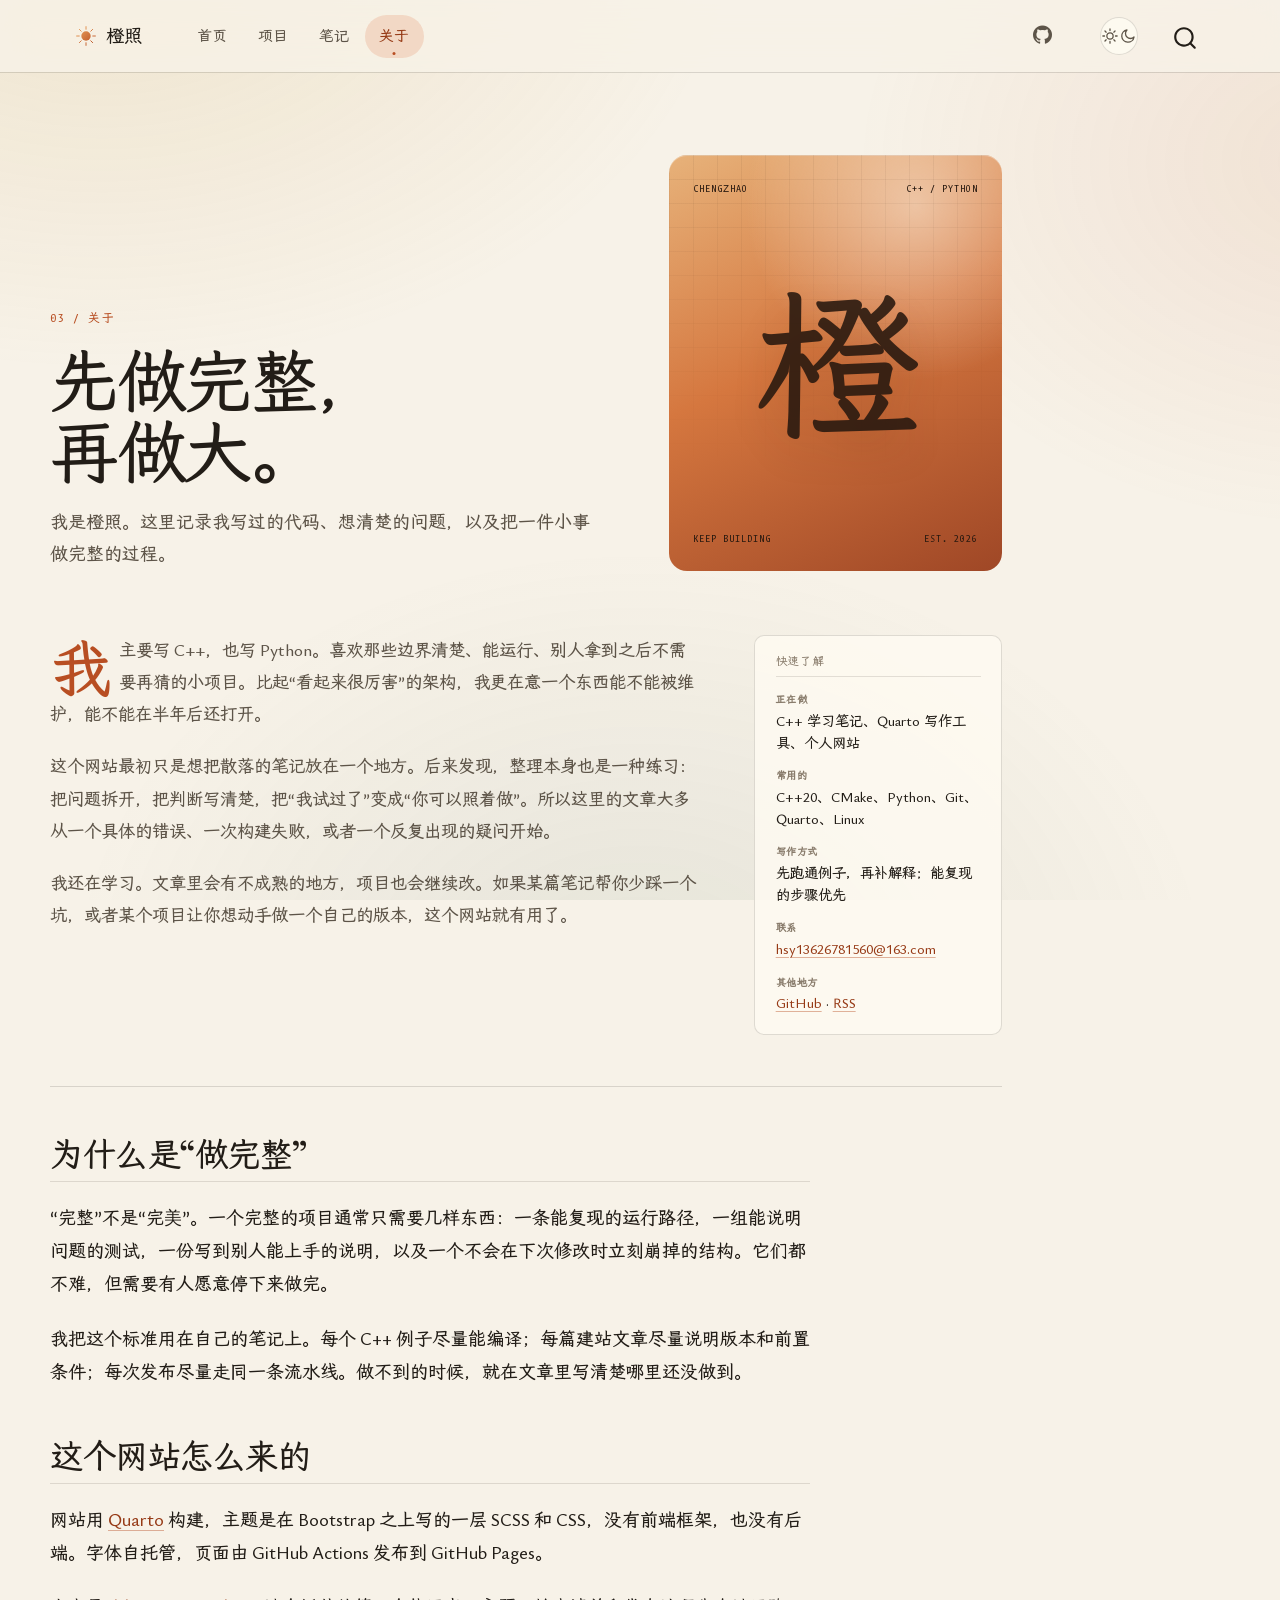
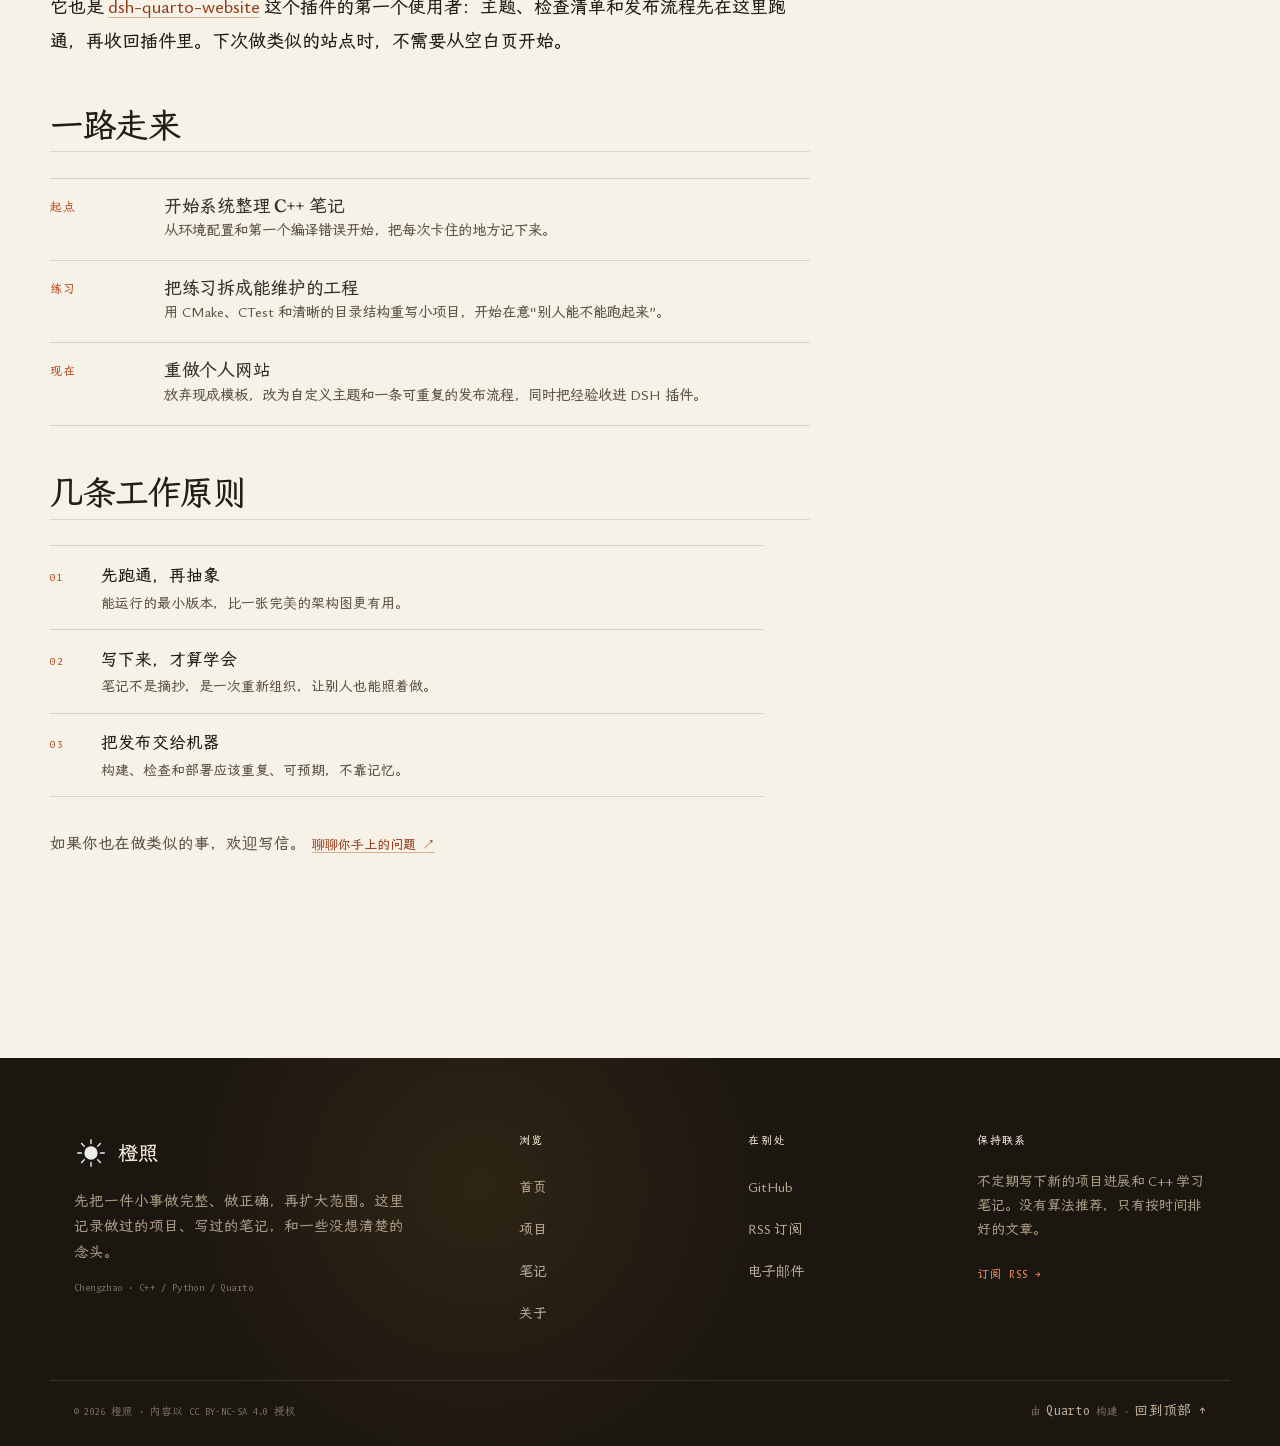
<file: about/index.html>
<!DOCTYPE html>
<html xmlns="http://www.w3.org/1999/xhtml" lang="zh-CN" xml:lang="zh-CN"><head>

<meta charset="utf-8">
<meta name="generator" content="quarto-1.10.19">

<meta name="viewport" content="width=device-width, initial-scale=1.0, user-scalable=yes">

<meta name="description" content="关于橙照，和这个网站为什么存在。">

<title>关于 – 橙照</title>
<style>
/* Default styles provided by pandoc.
** See https://pandoc.org/MANUAL.html#variables-for-html for config info.
*/
span.smallcaps{font-variant: small-caps;}
div.columns{display: flex; gap: 1.5em;}
div.column{flex: auto;}
@media screen {
div.columns{gap: min(4vw, 1.5em);}
div.column{overflow-x: auto;}
}
div.hanging-indent{margin-left: 1.5em; text-indent: -1.5em;}
ul.task-list{list-style: none;}
ul.task-list li input[type="checkbox"] {
  width: 0.8em;
  margin: 0 0.8em 0.2em -1em; /* quarto-specific, see https://github.com/quarto-dev/quarto-cli/issues/4556 */ 
  vertical-align: middle;
}
</style>


<script src="../site_libs/quarto-nav/quarto-nav.js"></script>
<script src="../site_libs/clipboard/clipboard.min.js"></script>
<script src="../site_libs/quarto-search/autocomplete.umd.js"></script>
<script src="../site_libs/quarto-search/fuse.min.js"></script>
<script src="../site_libs/quarto-search/quarto-search.js"></script>
<meta name="quarto:offset" content="../">
<link href="../theme/assets/favicon.svg" rel="icon" type="image/svg+xml">
<script src="../site_libs/quarto-html/quarto.js" type="module"></script>
<script src="../site_libs/quarto-html/tabsets/tabsets.js" type="module"></script>
<script src="../site_libs/quarto-html/popper.min.js"></script>
<script src="../site_libs/quarto-html/tippy.umd.min.js"></script>
<link href="../site_libs/quarto-html/tippy.css" rel="stylesheet">
<link href="../site_libs/quarto-html/quarto-syntax-highlighting-6ad3a35b9ca6f1e4ce69034736147068.css" rel="stylesheet" class="quarto-color-scheme" id="quarto-text-highlighting-styles">
<link href="../site_libs/quarto-html/quarto-syntax-highlighting-dark-f088d3bfda5e7fc58be7380fff3cf0f4.css" rel="stylesheet" class="quarto-color-scheme quarto-color-alternate" id="quarto-text-highlighting-styles">
<link href="../site_libs/quarto-html/quarto-syntax-highlighting-6ad3a35b9ca6f1e4ce69034736147068.css" rel="stylesheet" class="quarto-color-scheme-extra" id="quarto-text-highlighting-styles">
<script src="../site_libs/bootstrap/bootstrap.min.js"></script>
<link href="../site_libs/bootstrap/bootstrap-icons.css" rel="stylesheet">
<link href="../site_libs/bootstrap/bootstrap-33b0072616bddd210a10444cc1897761.min.css" rel="stylesheet" append-hash="true" class="quarto-color-scheme" id="quarto-bootstrap" data-mode="light">
<link href="../site_libs/bootstrap/bootstrap-dark-2a50a87ff0a168634bd6a3ba98b96992.min.css" rel="stylesheet" append-hash="true" class="quarto-color-scheme quarto-color-alternate" id="quarto-bootstrap" data-mode="dark">
<link href="../site_libs/bootstrap/bootstrap-33b0072616bddd210a10444cc1897761.min.css" rel="stylesheet" append-hash="true" class="quarto-color-scheme-extra" id="quarto-bootstrap" data-mode="light">
<script id="quarto-search-options" type="application/json">{
  "location": "navbar",
  "copy-button": false,
  "collapse-after": 3,
  "panel-placement": "end",
  "type": "overlay",
  "limit": 20,
  "keyboard-shortcut": [
    "f",
    "/",
    "s"
  ],
  "language": {
    "search-no-results-text": "没有结果",
    "search-matching-documents-text": "匹配的文档",
    "search-copy-link-title": "复制搜索链接",
    "search-hide-matches-text": "隐藏其它匹配结果",
    "search-more-match-text": "更多匹配结果",
    "search-more-matches-text": "更多匹配结果",
    "search-clear-button-title": "清除",
    "search-text-placeholder": "",
    "search-detached-cancel-button-title": "取消",
    "search-submit-button-title": "提交",
    "search-label": "搜索"
  }
}</script>
<style>html{ scroll-behavior: smooth; }</style>
<!-- 主题初始化必须早于首屏绘制：只改 <html>，body 类在 DOMContentLoaded 后同步。 -->
<meta name="color-scheme" content="light dark">
<meta name="theme-color" content="#F7F2E8">
<script>
  (function () {
    var root = document.documentElement;
    root.classList.add('js');
    try {
      var saved = localStorage.getItem('cz-theme');
      if (saved === 'dark' || saved === 'light') {
        root.dataset.theme = saved;
        root.dataset.bsTheme = saved;
        root.style.colorScheme = saved;
        var meta = document.querySelector('meta[name="theme-color"]');
        if (meta) meta.setAttribute('content', saved === 'dark' ? '#15120F' : '#F7F2E8');
      }
    } catch (error) {
      /* 隐私模式下 localStorage 可能不可用，保持默认浅色。 */
    }
  })();
</script>
<link rel="preload" href="../theme/assets/fonts/lxgw-bright-medium-common.woff2" as="font" type="font/woff2" crossorigin="">
<link rel="preload" href="../theme/assets/fonts/fraunces-latin-standard-normal.woff2" as="font" type="font/woff2" crossorigin="">


<link rel="stylesheet" href="../theme/css/tokens.css">
<link rel="stylesheet" href="../theme/css/base.css">
<link rel="stylesheet" href="../theme/css/navbar.css">
<link rel="stylesheet" href="../theme/css/landing.css">
<link rel="stylesheet" href="../theme/css/pages.css">
<link rel="stylesheet" href="../theme/css/footer.css">
<meta property="og:title" content="关于">
<meta property="og:description" content="关于橙照，和这个网站为什么存在。">
<meta property="og:site_name" content="橙照">
<meta name="twitter:title" content="关于">
<meta name="twitter:description" content="关于橙照，和这个网站为什么存在。">
<meta name="twitter:card" content="summary">
  <link rel="canonical" href="https://chengzhao-dev.github.io/about/">
  <meta property="og:url" content="https://chengzhao-dev.github.io/about/">
</head>

<body class="nav-fixed fullcontent quarto-light"><script id="quarto-html-before-body" type="application/javascript">
    const toggleBodyColorMode = (bsSheetEl) => {
      const mode = bsSheetEl.getAttribute("data-mode");
      const bodyEl = window.document.querySelector("body");
      if (mode === "dark") {
        bodyEl.classList.add("quarto-dark");
        bodyEl.classList.remove("quarto-light");
      } else {
        bodyEl.classList.add("quarto-light");
        bodyEl.classList.remove("quarto-dark");
      }
    }
    const toggleBodyColorPrimary = () => {
      const bsSheetEl = window.document.querySelector("link#quarto-bootstrap:not([rel=disabled-stylesheet])");
      if (bsSheetEl) {
        toggleBodyColorMode(bsSheetEl);
      }
    }
    const setColorSchemeToggle = (alternate) => {
      const toggles = window.document.querySelectorAll('.quarto-color-scheme-toggle');
      for (let i=0; i < toggles.length; i++) {
        const toggle = toggles[i];
        if (toggle) {
          if (alternate) {
            toggle.classList.add("alternate");
          } else {
            toggle.classList.remove("alternate");
          }
        }
      }
    };
    const toggleColorMode = (alternate) => {
      // Switch the stylesheets
      const primaryStylesheets = window.document.querySelectorAll('link.quarto-color-scheme:not(.quarto-color-alternate)');
      const alternateStylesheets = window.document.querySelectorAll('link.quarto-color-scheme.quarto-color-alternate');
      manageTransitions('#quarto-margin-sidebar .nav-link', false);
      if (alternate) {
        // note: dark is layered on light, we don't disable primary!
        enableStylesheet(alternateStylesheets);
        for (const sheetNode of alternateStylesheets) {
          if (sheetNode.id === "quarto-bootstrap") {
            toggleBodyColorMode(sheetNode);
          }
        }
      } else {
        disableStylesheet(alternateStylesheets);
        enableStylesheet(primaryStylesheets)
        toggleBodyColorPrimary();
      }
      manageTransitions('#quarto-margin-sidebar .nav-link', true);
      // Switch the toggles
      setColorSchemeToggle(alternate)
      // Hack to workaround the fact that safari doesn't
      // properly recolor the scrollbar when toggling (#1455)
      if (navigator.userAgent.indexOf('Safari') > 0 && navigator.userAgent.indexOf('Chrome') == -1) {
        manageTransitions("body", false);
        window.scrollTo(0, 1);
        setTimeout(() => {
          window.scrollTo(0, 0);
          manageTransitions("body", true);
        }, 40);
      }
    }
    const disableStylesheet = (stylesheets) => {
      for (let i=0; i < stylesheets.length; i++) {
        const stylesheet = stylesheets[i];
        stylesheet.rel = 'disabled-stylesheet';
      }
    }
    const enableStylesheet = (stylesheets) => {
      for (let i=0; i < stylesheets.length; i++) {
        const stylesheet = stylesheets[i];
        if(stylesheet.rel !== 'stylesheet') { // for Chrome, which will still FOUC without this check
          stylesheet.rel = 'stylesheet';
        }
      }
    }
    const manageTransitions = (selector, allowTransitions) => {
      const els = window.document.querySelectorAll(selector);
      for (let i=0; i < els.length; i++) {
        const el = els[i];
        if (allowTransitions) {
          el.classList.remove('notransition');
        } else {
          el.classList.add('notransition');
        }
      }
    }
    const isFileUrl = () => {
      return window.location.protocol === 'file:';
    }
    const hasAlternateSentinel = () => {
      let styleSentinel = getColorSchemeSentinel();
      if (styleSentinel !== null) {
        return styleSentinel === "alternate";
      } else {
        return false;
      }
    }
    const setStyleSentinel = (alternate) => {
      const value = alternate ? "alternate" : "default";
      if (!isFileUrl()) {
        window.localStorage.setItem("quarto-color-scheme", value);
      } else {
        localAlternateSentinel = value;
      }
    }
    const getColorSchemeSentinel = () => {
      if (!isFileUrl()) {
        const storageValue = window.localStorage.getItem("quarto-color-scheme");
        return storageValue != null ? storageValue : localAlternateSentinel;
      } else {
        return localAlternateSentinel;
      }
    }
    const toggleGiscusIfUsed = (isAlternate, darkModeDefault) => {
      const baseTheme = document.querySelector('#giscus-base-theme')?.value ?? 'light';
      const alternateTheme = document.querySelector('#giscus-alt-theme')?.value ?? 'dark';
      let newTheme = '';
      if(authorPrefersDark) {
        newTheme = isAlternate ? baseTheme : alternateTheme;
      } else {
        newTheme = isAlternate ? alternateTheme : baseTheme;
      }
      const changeGiscusTheme = () => {
        // From: https://github.com/giscus/giscus/issues/336
        const sendMessage = (message) => {
          const iframe = document.querySelector('iframe.giscus-frame');
          if (!iframe) return;
          iframe.contentWindow.postMessage({ giscus: message }, 'https://giscus.app');
        }
        sendMessage({
          setConfig: {
            theme: newTheme
          }
        });
      }
      const isGiscussLoaded = window.document.querySelector('iframe.giscus-frame') !== null;
      if (isGiscussLoaded) {
        changeGiscusTheme();
      }
    };
    const authorPrefersDark = false;
    const darkModeDefault = authorPrefersDark;
      document.querySelector('link#quarto-text-highlighting-styles.quarto-color-scheme-extra').rel = 'disabled-stylesheet';
      document.querySelector('link#quarto-bootstrap.quarto-color-scheme-extra').rel = 'disabled-stylesheet';
    let localAlternateSentinel = darkModeDefault ? 'alternate' : 'default';
    // Dark / light mode switch
    window.quartoToggleColorScheme = () => {
      // Read the current dark / light value
      let toAlternate = !hasAlternateSentinel();
      toggleColorMode(toAlternate);
      setStyleSentinel(toAlternate);
      toggleGiscusIfUsed(toAlternate, darkModeDefault);
      window.dispatchEvent(new Event('resize'));
    };
    // Switch to dark mode if need be
    if (hasAlternateSentinel()) {
      toggleColorMode(true);
    } else {
      toggleColorMode(false);
    }
  </script>

<div id="quarto-search-results"></div>
  <header id="quarto-header" class="headroom fixed-top">
    <nav class="navbar navbar-expand-lg " data-bs-theme="dark">
      <div class="navbar-container container-fluid">
      <div class="navbar-brand-container mx-auto">
    <a href="../index.html" class="navbar-brand navbar-brand-logo">
    <img src="../theme/assets/brand-mark.svg" alt="橙照的品牌标记：一枚从地平线升起的橙色圆点" class="navbar-logo light-content">
    <img src="../theme/assets/brand-mark.svg" alt="橙照的品牌标记：一枚从地平线升起的橙色圆点" class="navbar-logo dark-content">
    </a>
    <a class="navbar-brand" href="../index.html">
    <span class="navbar-title">橙照</span>
    </a>
  </div>
            <div id="quarto-search" class="" title="搜索"></div>
          <button class="navbar-toggler" type="button" data-bs-toggle="collapse" data-bs-target="#navbarCollapse" aria-controls="navbarCollapse" role="menu" aria-expanded="false" aria-label="展开或折叠导航栏" onclick="if (window.quartoToggleHeadroom) { window.quartoToggleHeadroom(); }">
  <span class="navbar-toggler-icon"></span>
</button>
          <div class="collapse navbar-collapse" id="navbarCollapse">
            <ul class="navbar-nav navbar-nav-scroll me-auto">
  <li class="nav-item">
    <a class="nav-link" href="../index.html"> 
<span class="menu-text">首页</span></a>
  </li>  
  <li class="nav-item">
    <a class="nav-link" href="../projects/index.html"> 
<span class="menu-text">项目</span></a>
  </li>  
  <li class="nav-item">
    <a class="nav-link" href="../notes/index.html"> 
<span class="menu-text">笔记</span></a>
  </li>  
  <li class="nav-item">
    <a class="nav-link active" href="../about/index.html" aria-current="page"> 
<span class="menu-text">关于</span></a>
  </li>  
</ul>
            <ul class="navbar-nav navbar-nav-scroll ms-auto">
  <li class="nav-item compact">
    <a class="nav-link" href="https://github.com/chengzhao-dev"> <i class="bi bi-github" role="img" aria-label="GitHub：chengzhao-dev">
</i> 
<span class="menu-text"></span></a>
  </li>  
</ul>
          </div> <!-- /navcollapse -->
            <div class="quarto-navbar-tools">
  <a href="" class="quarto-color-scheme-toggle quarto-navigation-tool  px-1" onclick="window.quartoToggleColorScheme(); return false;" title="切换深色模式"><i class="bi"></i></a>
</div>
      </div> <!-- /container-fluid -->
    </nav>
</header>
<!-- content -->
<div id="quarto-content" class="quarto-container page-layout-custom page-navbar">
<!-- sidebar -->
<!-- margin-sidebar -->
<!-- main -->

<a class="cz-skip" href="#quarto-document-content">跳到正文</a>
<div class="cz-progress" id="cz-progress" aria-hidden="true"></div>




<main id="quarto-document-content" class="content"><header id="title-block-header" class="quarto-title-block"></header>
<div class="cz-page cz-about-page">
<div class="cz-page-hero cz-page-hero-split">
<div>
<p class="cz-kicker">
03 / 关于
</p>
<h1>
先做完整，<br>再做大。
</h1>
<p class="cz-page-lead">
我是橙照。这里记录我写过的代码、想清楚的问题，以及把一件小事做完整的过程。
</p>
</div>
<div class="cz-about-poster" aria-hidden="true">
<div class="cz-about-poster-top">
<span>CHENGZHAO</span><span>C++ / PYTHON</span>
</div>
<div class="cz-about-glyph">
橙
</div>
<div class="cz-about-poster-bottom">
<span>KEEP BUILDING</span><span>EST. 2026</span>
</div>
</div>
</div>
<div class="cz-about-intro">
<div class="cz-story">
<p>我主要写 C++，也写 Python。喜欢那些边界清楚、能运行、别人拿到之后不需要再猜的小项目。比起“看起来很厉害”的架构，我更在意一个东西能不能被维护，能不能在半年后还打开。</p>
<p>这个网站最初只是想把散落的笔记放在一个地方。后来发现，整理本身也是一种练习：把问题拆开，把判断写清楚，把“我试过了”变成“你可以照着做”。所以这里的文章大多从一个具体的错误、一次构建失败，或者一个反复出现的疑问开始。</p>
<p>我还在学习。文章里会有不成熟的地方，项目也会继续改。如果某篇笔记帮你少踩一个坑，或者某个项目让你想动手做一个自己的版本，这个网站就有用了。</p>
</div>
<div class="cz-facts">
<h2>
快速了解
</h2>
<dl>
<div>
<dt>
正在做
</dt>
<dd>
C++ 学习笔记、Quarto 写作工具、个人网站
</dd>
</div>
<div>
<dt>
常用的
</dt>
<dd>
C++20、CMake、Python、Git、Quarto、Linux
</dd>
</div>
<div>
<dt>
写作方式
</dt>
<dd>
先跑通例子，再补解释；能复现的步骤优先
</dd>
</div>
<div>
<dt>
联系
</dt>
<dd>
<a href="mailto:hsy13626781560@163.com">hsy13626781560@163.com</a>
</dd>
</div>
<div>
<dt>
其他地方
</dt>
<dd>
<a href="https://github.com/chengzhao-dev" rel="me noopener">GitHub</a> · <a href="../notes/index.xml">RSS</a>
</dd>
</div>
</dl>
</div>
</div>
<div class="cz-story">
<section id="为什么是做完整" class="level2">
<h2 data-anchor-id="为什么是做完整">为什么是“做完整”</h2>
<p>“完整”不是“完美”。一个完整的项目通常只需要几样东西：一条能复现的运行路径，一组能说明问题的测试，一份写到别人能上手的说明，以及一个不会在下次修改时立刻崩掉的结构。它们都不难，但需要有人愿意停下来做完。</p>
<p>我把这个标准用在自己的笔记上。每个 C++ 例子尽量能编译；每篇建站文章尽量说明版本和前置条件；每次发布尽量走同一条流水线。做不到的时候，就在文章里写清楚哪里还没做到。</p>
</section>
<section id="这个网站怎么来的" class="level2">
<h2 data-anchor-id="这个网站怎么来的">这个网站怎么来的</h2>
<p>网站用 <a href="https://quarto.org">Quarto</a> 构建，主题是在 Bootstrap 之上写的一层 SCSS 和 CSS，没有前端框架，也没有后端。字体自托管，页面由 GitHub Actions 发布到 GitHub Pages。</p>
<p>它也是 <a href="../notes/quarto-personal-website/">dsh-quarto-website</a> 这个插件的第一个使用者：主题、检查清单和发布流程先在这里跑通，再收回插件里。下次做类似的站点时，不需要从空白页开始。</p>
</section>
<section id="一路走来" class="level2">
<h2 data-anchor-id="一路走来">一路走来</h2>
<ul class="cz-timeline">
<li>
<span class="cz-timeline-year">起点</span>
<div>
<h3>
开始系统整理 C++ 笔记
</h3>
<p>
从环境配置和第一个编译错误开始，把每次卡住的地方记下来。
</p>
</div>
</li>
<li>
<span class="cz-timeline-year">练习</span>
<div>
<h3>
把练习拆成能维护的工程
</h3>
<p>
用 CMake、CTest 和清晰的目录结构重写小项目，开始在意“别人能不能跑起来”。
</p>
</div>
</li>
<li>
<span class="cz-timeline-year">现在</span>
<div>
<h3>
重做个人网站
</h3>
<p>
放弃现成模板，改为自定义主题和一条可重复的发布流程，同时把经验收进 DSH 插件。
</p>
</div>
</li>
</ul>
</section>
<section id="几条工作原则" class="level2">
<h2 data-anchor-id="几条工作原则">几条工作原则</h2>
<div class="cz-principles cz-principles-page">
<div class="cz-principle">
<span>01</span>
<div class="cz-principle-body">
<strong>先跑通，再抽象</strong>
<p>
能运行的最小版本，比一张完美的架构图更有用。
</p>
</div>
</div>
<div class="cz-principle">
<span>02</span>
<div class="cz-principle-body">
<strong>写下来，才算学会</strong>
<p>
笔记不是摘抄，是一次重新组织，让别人也能照着做。
</p>
</div>
</div>
<div class="cz-principle">
<span>03</span>
<div class="cz-principle-body">
<strong>把发布交给机器</strong>
<p>
构建、检查和部署应该重复、可预期，不靠记忆。
</p>
</div>
</div>
</div>
<p class="cz-about-sign">
如果你也在做类似的事，欢迎写信。<a href="mailto:hsy13626781560@163.com">聊聊你手上的问题 <span aria-hidden="true">↗</span></a>
</p>
</section>
</div>
</div>
<a onclick="window.scrollTo(0, 0); return false;" role="button" id="quarto-back-to-top"><i class="bi bi-arrow-up"></i> 回到顶部</a></main>




<footer class="cz-footer">
  <div class="cz-footer-inner">
    <div class="cz-footer-brand">
      <a class="cz-footer-logo" href="../">
        <img src="../theme/assets/brand-mark.svg" alt="" width="34" height="34" loading="lazy">
        <span>橙照</span>
      </a>
      <p>先把一件小事做完整、做正确，再扩大范围。这里记录做过的项目、写过的笔记，和一些没想清楚的念头。</p>
      <p class="cz-footer-note">Chengzhao · C++ / Python / Quarto</p>
    </div>

    <nav aria-label="页脚浏览">
      <h2>浏览</h2>
      <ul>
        <li><a href="../">首页</a></li>
        <li><a href="../projects/">项目</a></li>
        <li><a href="../notes/">笔记</a></li>
        <li><a href="../about/">关于</a></li>
      </ul>
    </nav>

    <div>
      <h2>在别处</h2>
      <ul>
        <li><a href="https://github.com/chengzhao-dev" rel="me noopener">GitHub</a></li>
        <li><a href="../notes/index.xml">RSS 订阅</a></li>
        <li><a href="mailto:hsy13626781560@163.com">电子邮件</a></li>
      </ul>
    </div>

    <div class="cz-footer-sub">
      <h2>保持联系</h2>
      <p>不定期写下新的项目进展和 C++ 学习笔记。没有算法推荐，只有按时间排好的文章。</p>
      <a class="cz-footer-subscribe" href="../notes/index.xml">订阅 RSS <span aria-hidden="true">→</span></a>
    </div>
  </div>

  <div class="cz-footer-bottom">
    <span>© 2026 橙照 · 内容以 CC BY-NC-SA 4.0 授权</span>
    <span>由 <a href="https://quarto.org" rel="noopener">Quarto</a> 构建 · <a href="#quarto-document-content">回到顶部 ↑</a></span>
  </div>
</footer>
<script src="../theme/js/site.js" defer=""></script>
<script id="quarto-html-after-body" type="application/javascript">
  window.document.addEventListener("DOMContentLoaded", function (event) {
    // Ensure there is a toggle, if there isn't float one in the top right
    if (window.document.querySelector('.quarto-color-scheme-toggle') === null) {
      const a = window.document.createElement('a');
      a.classList.add('top-right');
      a.classList.add('quarto-color-scheme-toggle');
      a.href = "";
      a.onclick = function() { try { window.quartoToggleColorScheme(); } catch {} return false; };
      const i = window.document.createElement("i");
      i.classList.add('bi');
      a.appendChild(i);
      window.document.body.appendChild(a);
    }
    setColorSchemeToggle(hasAlternateSentinel())
    const isCodeAnnotation = (el) => {
      for (const clz of el.classList) {
        if (clz.startsWith('code-annotation-')) {                     
          return true;
        }
      }
      return false;
    }
    const onCopySuccess = function(e) {
      // button target
      const button = e.trigger;
      // don't keep focus
      button.blur();
      // flash "checked"
      button.classList.add('code-copy-button-checked');
      var currentTitle = button.getAttribute("title");
      button.setAttribute("title", "已复制");
      let tooltip;
      if (window.bootstrap) {
        button.setAttribute("data-bs-toggle", "tooltip");
        button.setAttribute("data-bs-placement", "left");
        button.setAttribute("data-bs-title", "已复制");
        tooltip = new bootstrap.Tooltip(button, 
          { trigger: "manual", 
            customClass: "code-copy-button-tooltip",
            offset: [0, -8]});
        tooltip.show();    
      }
      setTimeout(function() {
        if (tooltip) {
          tooltip.hide();
          button.removeAttribute("data-bs-title");
          button.removeAttribute("data-bs-toggle");
          button.removeAttribute("data-bs-placement");
        }
        button.setAttribute("title", currentTitle);
        button.classList.remove('code-copy-button-checked');
      }, 1000);
      // clear code selection
      e.clearSelection();
    }
    const getTextToCopy = function(trigger) {
      const outerScaffold = trigger.parentElement.cloneNode(true);
      const codeEl = outerScaffold.querySelector('code');
      for (const childEl of codeEl.children) {
        if (isCodeAnnotation(childEl)) {
          childEl.remove();
        }
      }
      return codeEl.innerText;
    }
    const clipboard = new window.ClipboardJS('.code-copy-button:not([data-in-quarto-modal])', {
      text: getTextToCopy
    });
    clipboard.on('success', onCopySuccess);
    if (window.document.getElementById('quarto-embedded-source-code-modal')) {
      const clipboardModal = new window.ClipboardJS('.code-copy-button[data-in-quarto-modal]', {
        text: getTextToCopy,
        container: window.document.getElementById('quarto-embedded-source-code-modal')
      });
      clipboardModal.on('success', onCopySuccess);
    }
      var localhostRegex = new RegExp(/^(?:http|https):\/\/localhost\:?[0-9]*\//);
      var mailtoRegex = new RegExp(/^mailto:/);
        var filterRegex = new RegExp("https:\/\/chengzhao-dev\.github\.io");
      var isInternal = (href) => {
          return filterRegex.test(href) || localhostRegex.test(href) || mailtoRegex.test(href);
      }
      // Inspect non-navigation links and adorn them if external
     var links = window.document.querySelectorAll('a[href]:not(.nav-link):not(.navbar-brand):not(.toc-action):not(.sidebar-link):not(.sidebar-item-toggle):not(.pagination-link):not(.no-external):not([aria-hidden]):not(.dropdown-item):not(.quarto-navigation-tool):not(.about-link)');
      for (var i=0; i<links.length; i++) {
        const link = links[i];
        if (!isInternal(link.href)) {
          // undo the damage that might have been done by quarto-nav.js in the case of
          // links that we want to consider external
          if (link.dataset.originalHref !== undefined) {
            link.href = link.dataset.originalHref;
          }
            // target, if specified
            link.setAttribute("target", "_blank");
            if (link.getAttribute("rel") === null) {
              link.setAttribute("rel", "noopener");
            }
        }
      }
    function tippyHover(el, contentFn, onTriggerFn, onUntriggerFn) {
      const config = {
        allowHTML: true,
        maxWidth: 500,
        delay: 100,
        arrow: false,
        appendTo: function(el) {
            return el.parentElement;
        },
        interactive: true,
        interactiveBorder: 10,
        theme: 'quarto',
        placement: 'bottom-start',
      };
      if (contentFn) {
        config.content = contentFn;
      }
      if (onTriggerFn) {
        config.onTrigger = onTriggerFn;
      }
      if (onUntriggerFn) {
        config.onUntrigger = onUntriggerFn;
      }
      window.tippy(el, config); 
    }
    const noterefs = window.document.querySelectorAll('a[role="doc-noteref"]');
    for (var i=0; i<noterefs.length; i++) {
      const ref = noterefs[i];
      tippyHover(ref, function() {
        // use id or data attribute instead here
        let href = ref.getAttribute('data-footnote-href') || ref.getAttribute('href');
        try { href = new URL(href).hash; } catch {}
        const id = href.replace(/^#\/?/, "");
        const note = window.document.getElementById(id);
        if (note) {
          return note.innerHTML;
        } else {
          return "";
        }
      });
    }
    const xrefs = window.document.querySelectorAll('a.quarto-xref');
    const processXRef = (id, note) => {
      // Strip column container classes
      const stripColumnClz = (el) => {
        el.classList.remove("page-full", "page-columns");
        if (el.children) {
          for (const child of el.children) {
            stripColumnClz(child);
          }
        }
      }
      stripColumnClz(note)
      if (id === null || id.startsWith('sec-')) {
        // Special case sections, only their first couple elements
        const container = document.createElement("div");
        if (note.children && note.children.length > 2) {
          container.appendChild(note.children[0].cloneNode(true));
          for (let i = 1; i < note.children.length; i++) {
            const child = note.children[i];
            if (child.tagName === "P" && child.innerText === "") {
              continue;
            } else {
              container.appendChild(child.cloneNode(true));
              break;
            }
          }
          if (window.Quarto?.typesetMath) {
            window.Quarto.typesetMath(container);
          }
          return container.innerHTML
        } else {
          if (window.Quarto?.typesetMath) {
            window.Quarto.typesetMath(note);
          }
          return note.innerHTML;
        }
      } else {
        // Remove any anchor links if they are present
        const anchorLink = note.querySelector('a.anchorjs-link');
        if (anchorLink) {
          anchorLink.remove();
        }
        if (window.Quarto?.typesetMath) {
          window.Quarto.typesetMath(note);
        }
        if (note.classList.contains("callout")) {
          return note.outerHTML;
        } else {
          return note.innerHTML;
        }
      }
    }
    for (var i=0; i<xrefs.length; i++) {
      const xref = xrefs[i];
      tippyHover(xref, undefined, function(instance) {
        instance.disable();
        let url = xref.getAttribute('href');
        let hash = undefined; 
        if (url.startsWith('#')) {
          hash = url;
        } else {
          try { hash = new URL(url).hash; } catch {}
        }
        if (hash) {
          const id = hash.replace(/^#\/?/, "");
          const note = window.document.getElementById(id);
          if (note !== null) {
            try {
              const html = processXRef(id, note.cloneNode(true));
              instance.setContent(html);
            } finally {
              instance.enable();
              instance.show();
            }
          } else {
            // See if we can fetch this
            fetch(url.split('#')[0])
            .then(res => res.text())
            .then(html => {
              const parser = new DOMParser();
              const htmlDoc = parser.parseFromString(html, "text/html");
              const note = htmlDoc.getElementById(id);
              if (note !== null) {
                const html = processXRef(id, note);
                instance.setContent(html);
              } 
            }).finally(() => {
              instance.enable();
              instance.show();
            });
          }
        } else {
          // See if we can fetch a full url (with no hash to target)
          // This is a special case and we should probably do some content thinning / targeting
          fetch(url)
          .then(res => res.text())
          .then(html => {
            const parser = new DOMParser();
            const htmlDoc = parser.parseFromString(html, "text/html");
            const note = htmlDoc.querySelector('main.content');
            if (note !== null) {
              // This should only happen for chapter cross references
              // (since there is no id in the URL)
              // remove the first header
              if (note.children.length > 0 && note.children[0].tagName === "HEADER") {
                note.children[0].remove();
              }
              const html = processXRef(null, note);
              instance.setContent(html);
            } 
          }).finally(() => {
            instance.enable();
            instance.show();
          });
        }
      }, function(instance) {
      });
    }
        let selectedAnnoteEl;
        const selectorForAnnotation = ( cell, annotation) => {
          let cellAttr = 'data-code-cell="' + cell + '"';
          let lineAttr = 'data-code-annotation="' +  annotation + '"';
          const selector = 'span[' + cellAttr + '][' + lineAttr + ']';
          return selector;
        }
        const selectCodeLines = (annoteEl) => {
          const doc = window.document;
          const targetCell = annoteEl.getAttribute("data-target-cell");
          const targetAnnotation = annoteEl.getAttribute("data-target-annotation");
          const annoteSpan = window.document.querySelector(selectorForAnnotation(targetCell, targetAnnotation));
          const lines = annoteSpan.getAttribute("data-code-lines").split(",");
          const lineIds = lines.map((line) => {
            return targetCell + "-" + line;
          })
          let top = null;
          let height = null;
          let parent = null;
          if (lineIds.length > 0) {
              //compute the position of the single el (top and bottom and make a div)
              const el = window.document.getElementById(lineIds[0]);
              top = el.offsetTop;
              height = el.offsetHeight;
              parent = el.parentElement.parentElement;
            if (lineIds.length > 1) {
              const lastEl = window.document.getElementById(lineIds[lineIds.length - 1]);
              const bottom = lastEl.offsetTop + lastEl.offsetHeight;
              height = bottom - top;
            }
            if (top !== null && height !== null && parent !== null) {
              // cook up a div (if necessary) and position it 
              let div = window.document.getElementById("code-annotation-line-highlight");
              if (div === null) {
                div = window.document.createElement("div");
                div.setAttribute("id", "code-annotation-line-highlight");
                div.style.position = 'absolute';
                parent.appendChild(div);
              }
              div.style.top = top - 2 + "px";
              div.style.height = height + 4 + "px";
              div.style.left = 0;
              let gutterDiv = window.document.getElementById("code-annotation-line-highlight-gutter");
              if (gutterDiv === null) {
                gutterDiv = window.document.createElement("div");
                gutterDiv.setAttribute("id", "code-annotation-line-highlight-gutter");
                gutterDiv.style.position = 'absolute';
                const codeCell = window.document.getElementById(targetCell);
                const gutter = codeCell.querySelector('.code-annotation-gutter');
                gutter.appendChild(gutterDiv);
              }
              gutterDiv.style.top = top - 2 + "px";
              gutterDiv.style.height = height + 4 + "px";
            }
            selectedAnnoteEl = annoteEl;
          }
        };
        const unselectCodeLines = () => {
          const elementsIds = ["code-annotation-line-highlight", "code-annotation-line-highlight-gutter"];
          elementsIds.forEach((elId) => {
            const div = window.document.getElementById(elId);
            if (div) {
              div.remove();
            }
          });
          selectedAnnoteEl = undefined;
        };
          // Handle positioning of the toggle
      window.addEventListener(
        "resize",
        throttle(() => {
          elRect = undefined;
          if (selectedAnnoteEl) {
            selectCodeLines(selectedAnnoteEl);
          }
        }, 10)
      );
      function throttle(fn, ms) {
      let throttle = false;
      let timer;
        return (...args) => {
          if(!throttle) { // first call gets through
              fn.apply(this, args);
              throttle = true;
          } else { // all the others get throttled
              if(timer) clearTimeout(timer); // cancel #2
              timer = setTimeout(() => {
                fn.apply(this, args);
                timer = throttle = false;
              }, ms);
          }
        };
      }
        // Attach click handler to the DT
        const annoteDls = window.document.querySelectorAll('dt[data-target-cell]');
        for (const annoteDlNode of annoteDls) {
          annoteDlNode.addEventListener('click', (event) => {
            const clickedEl = event.target;
            if (clickedEl !== selectedAnnoteEl) {
              unselectCodeLines();
              const activeEl = window.document.querySelector('dt[data-target-cell].code-annotation-active');
              if (activeEl) {
                activeEl.classList.remove('code-annotation-active');
              }
              selectCodeLines(clickedEl);
              clickedEl.classList.add('code-annotation-active');
            } else {
              // Unselect the line
              unselectCodeLines();
              clickedEl.classList.remove('code-annotation-active');
            }
          });
        }
    const findCites = (el) => {
      const parentEl = el.parentElement;
      if (parentEl) {
        const cites = parentEl.dataset.cites;
        if (cites) {
          return {
            el,
            cites: cites.split(' ')
          };
        } else {
          return findCites(el.parentElement)
        }
      } else {
        return undefined;
      }
    };
    var bibliorefs = window.document.querySelectorAll('a[role="doc-biblioref"]');
    for (var i=0; i<bibliorefs.length; i++) {
      const ref = bibliorefs[i];
      const citeInfo = findCites(ref);
      if (citeInfo) {
        tippyHover(citeInfo.el, function() {
          var popup = window.document.createElement('div');
          citeInfo.cites.forEach(function(cite) {
            var citeDiv = window.document.createElement('div');
            citeDiv.classList.add('hanging-indent');
            citeDiv.classList.add('csl-entry');
            var biblioDiv = window.document.getElementById('ref-' + cite);
            if (biblioDiv) {
              citeDiv.innerHTML = biblioDiv.innerHTML;
            }
            popup.appendChild(citeDiv);
          });
          return popup.innerHTML;
        });
      }
    }
  });
  </script>
</div> <!-- /content -->




<footer class="footer"><div class="nav-footer"><div class="nav-footer-center"><div class="toc-actions"><ul><li><a href="https://github.com/chengzhao-dev/chengzhao-dev.github.io/edit/main/about/index.qmd" class="toc-action"><i class="bi bi-github"></i>编辑该页面</a></li><li><a href="https://github.com/chengzhao-dev/chengzhao-dev.github.io/issues/new" class="toc-action"><i class="bi empty"></i>反馈问题</a></li></ul></div></div></div></footer><script src="../site_libs/quarto-html/zenscroll-min.js"></script>
</body></html>
</file>
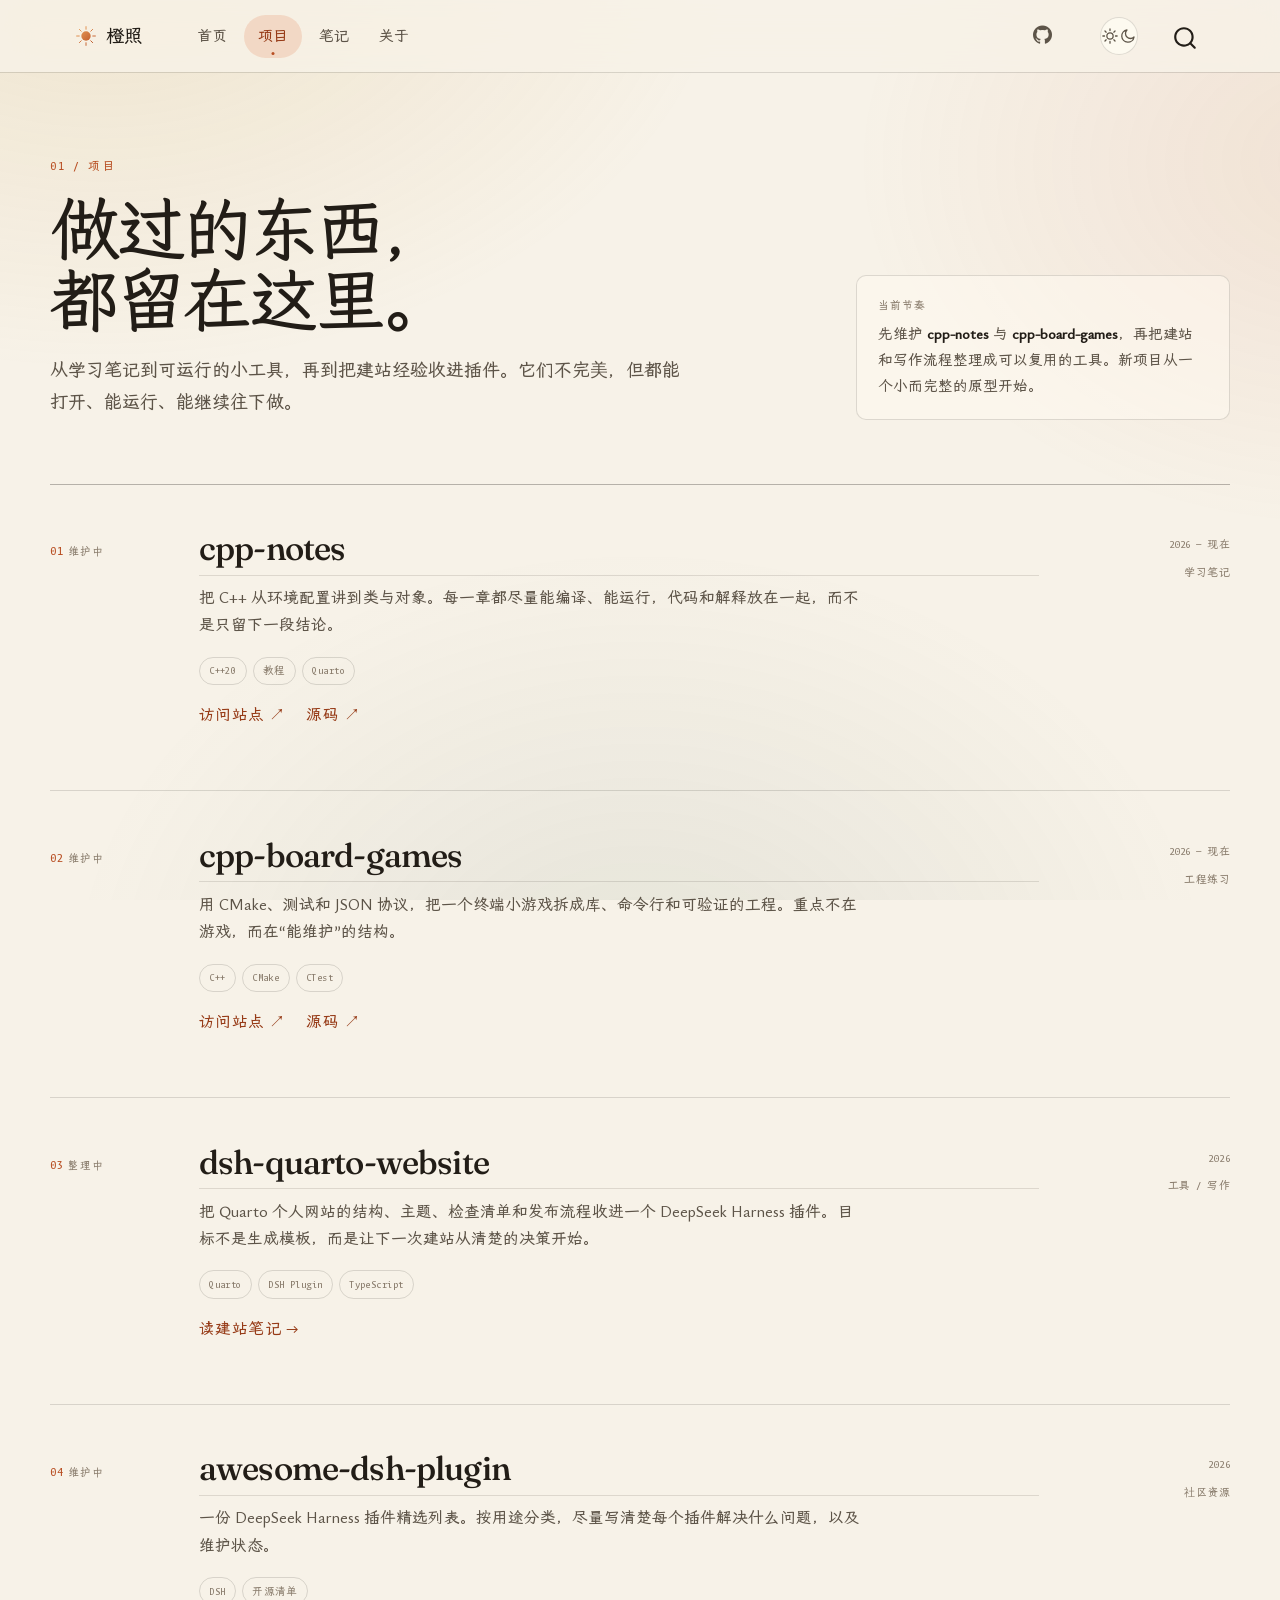
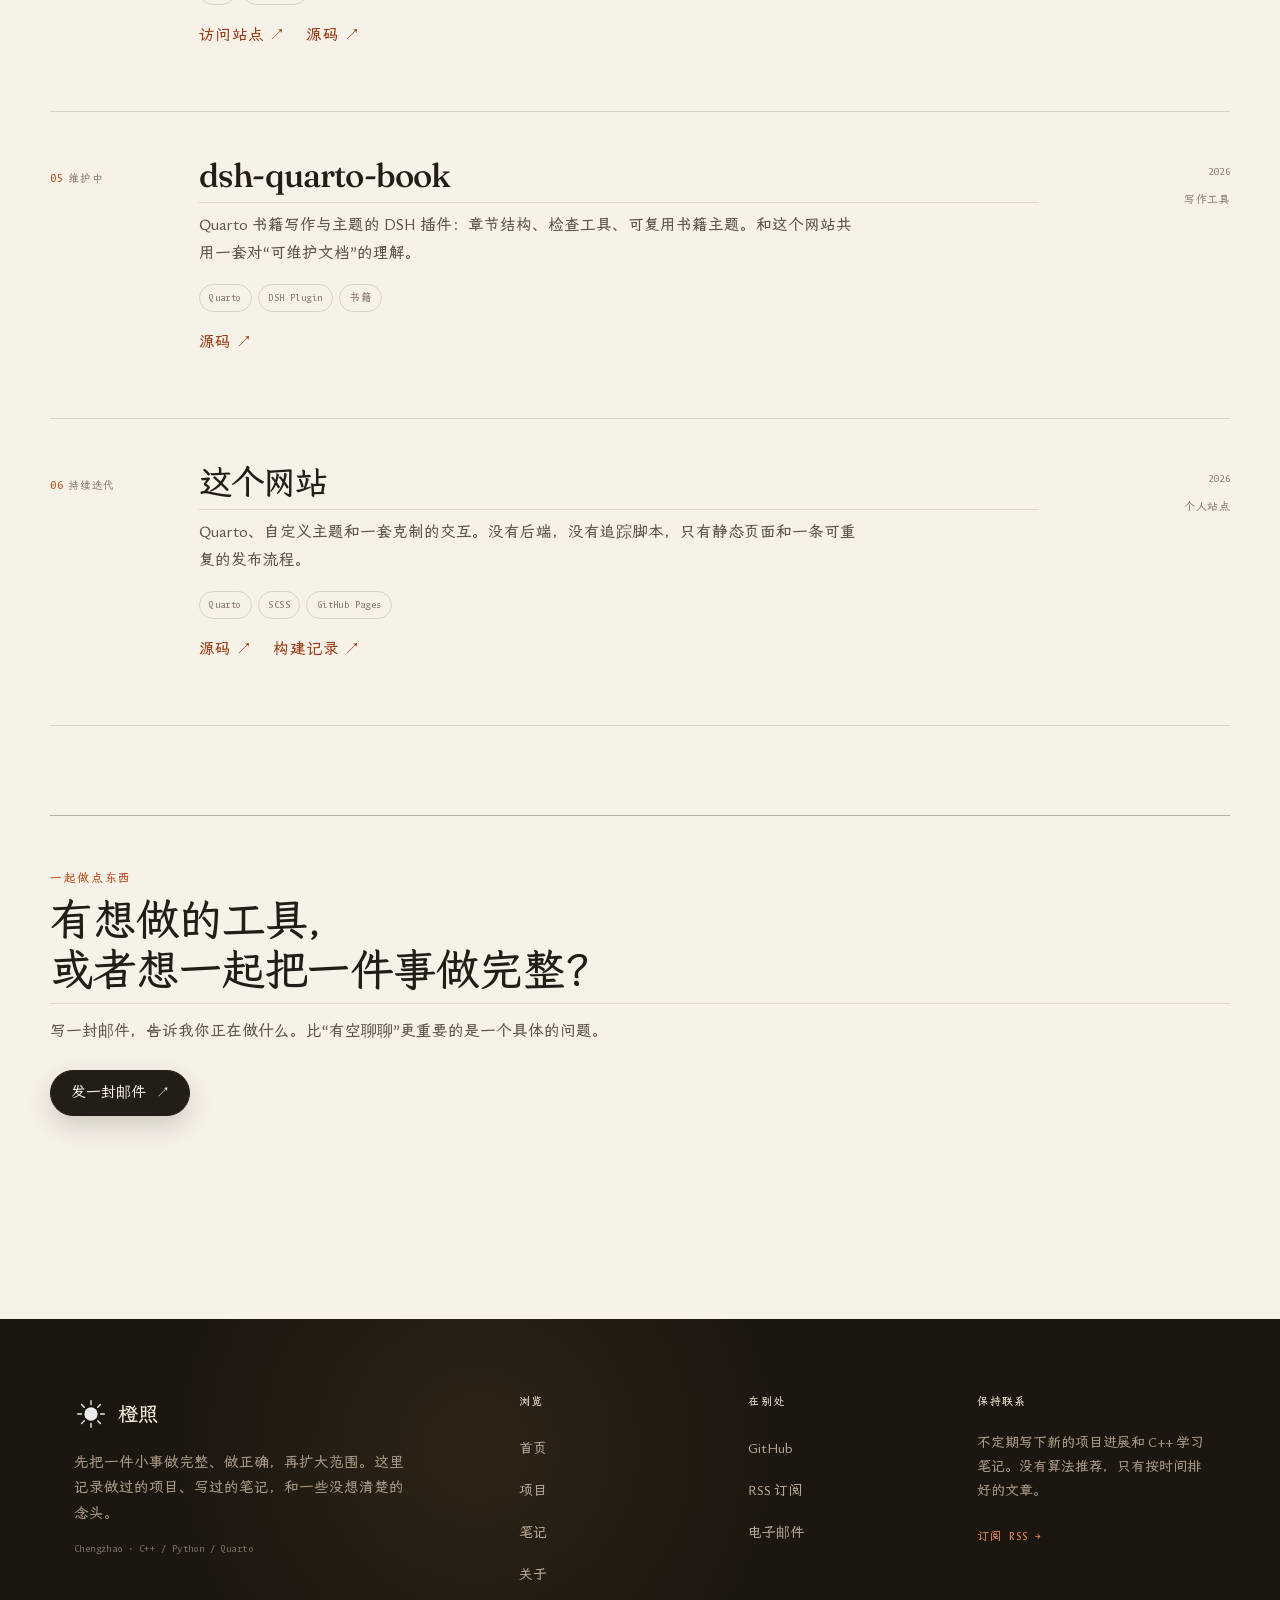
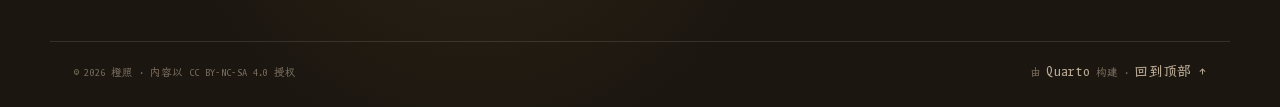
<file: projects/index.html>
<!DOCTYPE html>
<html xmlns="http://www.w3.org/1999/xhtml" lang="zh-CN" xml:lang="zh-CN"><head>

<meta charset="utf-8">
<meta name="generator" content="quarto-1.10.19">

<meta name="viewport" content="width=device-width, initial-scale=1.0, user-scalable=yes">

<meta name="description" content="正在维护的项目：C++ 学习笔记、终端棋盘游戏，以及围绕 DeepSeek Harness 的工具。">

<title>项目 – 橙照</title>
<style>
/* Default styles provided by pandoc.
** See https://pandoc.org/MANUAL.html#variables-for-html for config info.
*/
span.smallcaps{font-variant: small-caps;}
div.columns{display: flex; gap: 1.5em;}
div.column{flex: auto;}
@media screen {
div.columns{gap: min(4vw, 1.5em);}
div.column{overflow-x: auto;}
}
div.hanging-indent{margin-left: 1.5em; text-indent: -1.5em;}
ul.task-list{list-style: none;}
ul.task-list li input[type="checkbox"] {
  width: 0.8em;
  margin: 0 0.8em 0.2em -1em; /* quarto-specific, see https://github.com/quarto-dev/quarto-cli/issues/4556 */ 
  vertical-align: middle;
}
</style>


<script src="../site_libs/quarto-nav/quarto-nav.js"></script>
<script src="../site_libs/clipboard/clipboard.min.js"></script>
<script src="../site_libs/quarto-search/autocomplete.umd.js"></script>
<script src="../site_libs/quarto-search/fuse.min.js"></script>
<script src="../site_libs/quarto-search/quarto-search.js"></script>
<meta name="quarto:offset" content="../">
<link href="../theme/assets/favicon.svg" rel="icon" type="image/svg+xml">
<script src="../site_libs/quarto-html/quarto.js" type="module"></script>
<script src="../site_libs/quarto-html/tabsets/tabsets.js" type="module"></script>
<script src="../site_libs/quarto-html/popper.min.js"></script>
<script src="../site_libs/quarto-html/tippy.umd.min.js"></script>
<link href="../site_libs/quarto-html/tippy.css" rel="stylesheet">
<link href="../site_libs/quarto-html/quarto-syntax-highlighting-6ad3a35b9ca6f1e4ce69034736147068.css" rel="stylesheet" class="quarto-color-scheme" id="quarto-text-highlighting-styles">
<link href="../site_libs/quarto-html/quarto-syntax-highlighting-dark-f088d3bfda5e7fc58be7380fff3cf0f4.css" rel="stylesheet" class="quarto-color-scheme quarto-color-alternate" id="quarto-text-highlighting-styles">
<link href="../site_libs/quarto-html/quarto-syntax-highlighting-6ad3a35b9ca6f1e4ce69034736147068.css" rel="stylesheet" class="quarto-color-scheme-extra" id="quarto-text-highlighting-styles">
<script src="../site_libs/bootstrap/bootstrap.min.js"></script>
<link href="../site_libs/bootstrap/bootstrap-icons.css" rel="stylesheet">
<link href="../site_libs/bootstrap/bootstrap-33b0072616bddd210a10444cc1897761.min.css" rel="stylesheet" append-hash="true" class="quarto-color-scheme" id="quarto-bootstrap" data-mode="light">
<link href="../site_libs/bootstrap/bootstrap-dark-2a50a87ff0a168634bd6a3ba98b96992.min.css" rel="stylesheet" append-hash="true" class="quarto-color-scheme quarto-color-alternate" id="quarto-bootstrap" data-mode="dark">
<link href="../site_libs/bootstrap/bootstrap-33b0072616bddd210a10444cc1897761.min.css" rel="stylesheet" append-hash="true" class="quarto-color-scheme-extra" id="quarto-bootstrap" data-mode="light">
<script id="quarto-search-options" type="application/json">{
  "location": "navbar",
  "copy-button": false,
  "collapse-after": 3,
  "panel-placement": "end",
  "type": "overlay",
  "limit": 20,
  "keyboard-shortcut": [
    "f",
    "/",
    "s"
  ],
  "language": {
    "search-no-results-text": "没有结果",
    "search-matching-documents-text": "匹配的文档",
    "search-copy-link-title": "复制搜索链接",
    "search-hide-matches-text": "隐藏其它匹配结果",
    "search-more-match-text": "更多匹配结果",
    "search-more-matches-text": "更多匹配结果",
    "search-clear-button-title": "清除",
    "search-text-placeholder": "",
    "search-detached-cancel-button-title": "取消",
    "search-submit-button-title": "提交",
    "search-label": "搜索"
  }
}</script>
<style>html{ scroll-behavior: smooth; }</style>
<!-- 主题初始化必须早于首屏绘制：只改 <html>，body 类在 DOMContentLoaded 后同步。 -->
<meta name="color-scheme" content="light dark">
<meta name="theme-color" content="#F7F2E8">
<script>
  (function () {
    var root = document.documentElement;
    root.classList.add('js');
    try {
      var saved = localStorage.getItem('cz-theme');
      if (saved === 'dark' || saved === 'light') {
        root.dataset.theme = saved;
        root.dataset.bsTheme = saved;
        root.style.colorScheme = saved;
        var meta = document.querySelector('meta[name="theme-color"]');
        if (meta) meta.setAttribute('content', saved === 'dark' ? '#15120F' : '#F7F2E8');
      }
    } catch (error) {
      /* 隐私模式下 localStorage 可能不可用，保持默认浅色。 */
    }
  })();
</script>
<link rel="preload" href="../theme/assets/fonts/lxgw-bright-medium-common.woff2" as="font" type="font/woff2" crossorigin="">
<link rel="preload" href="../theme/assets/fonts/fraunces-latin-standard-normal.woff2" as="font" type="font/woff2" crossorigin="">


<link rel="stylesheet" href="../theme/css/tokens.css">
<link rel="stylesheet" href="../theme/css/base.css">
<link rel="stylesheet" href="../theme/css/navbar.css">
<link rel="stylesheet" href="../theme/css/landing.css">
<link rel="stylesheet" href="../theme/css/pages.css">
<link rel="stylesheet" href="../theme/css/footer.css">
<meta property="og:title" content="项目">
<meta property="og:description" content="正在维护的项目：C++ 学习笔记、终端棋盘游戏，以及围绕 DeepSeek Harness 的工具。">
<meta property="og:site_name" content="橙照">
<meta name="twitter:title" content="项目">
<meta name="twitter:description" content="正在维护的项目：C++ 学习笔记、终端棋盘游戏，以及围绕 DeepSeek Harness 的工具。">
<meta name="twitter:card" content="summary">
  <link rel="canonical" href="https://chengzhao-dev.github.io/projects/">
  <meta property="og:url" content="https://chengzhao-dev.github.io/projects/">
</head>

<body class="nav-fixed fullcontent quarto-light"><script id="quarto-html-before-body" type="application/javascript">
    const toggleBodyColorMode = (bsSheetEl) => {
      const mode = bsSheetEl.getAttribute("data-mode");
      const bodyEl = window.document.querySelector("body");
      if (mode === "dark") {
        bodyEl.classList.add("quarto-dark");
        bodyEl.classList.remove("quarto-light");
      } else {
        bodyEl.classList.add("quarto-light");
        bodyEl.classList.remove("quarto-dark");
      }
    }
    const toggleBodyColorPrimary = () => {
      const bsSheetEl = window.document.querySelector("link#quarto-bootstrap:not([rel=disabled-stylesheet])");
      if (bsSheetEl) {
        toggleBodyColorMode(bsSheetEl);
      }
    }
    const setColorSchemeToggle = (alternate) => {
      const toggles = window.document.querySelectorAll('.quarto-color-scheme-toggle');
      for (let i=0; i < toggles.length; i++) {
        const toggle = toggles[i];
        if (toggle) {
          if (alternate) {
            toggle.classList.add("alternate");
          } else {
            toggle.classList.remove("alternate");
          }
        }
      }
    };
    const toggleColorMode = (alternate) => {
      // Switch the stylesheets
      const primaryStylesheets = window.document.querySelectorAll('link.quarto-color-scheme:not(.quarto-color-alternate)');
      const alternateStylesheets = window.document.querySelectorAll('link.quarto-color-scheme.quarto-color-alternate');
      manageTransitions('#quarto-margin-sidebar .nav-link', false);
      if (alternate) {
        // note: dark is layered on light, we don't disable primary!
        enableStylesheet(alternateStylesheets);
        for (const sheetNode of alternateStylesheets) {
          if (sheetNode.id === "quarto-bootstrap") {
            toggleBodyColorMode(sheetNode);
          }
        }
      } else {
        disableStylesheet(alternateStylesheets);
        enableStylesheet(primaryStylesheets)
        toggleBodyColorPrimary();
      }
      manageTransitions('#quarto-margin-sidebar .nav-link', true);
      // Switch the toggles
      setColorSchemeToggle(alternate)
      // Hack to workaround the fact that safari doesn't
      // properly recolor the scrollbar when toggling (#1455)
      if (navigator.userAgent.indexOf('Safari') > 0 && navigator.userAgent.indexOf('Chrome') == -1) {
        manageTransitions("body", false);
        window.scrollTo(0, 1);
        setTimeout(() => {
          window.scrollTo(0, 0);
          manageTransitions("body", true);
        }, 40);
      }
    }
    const disableStylesheet = (stylesheets) => {
      for (let i=0; i < stylesheets.length; i++) {
        const stylesheet = stylesheets[i];
        stylesheet.rel = 'disabled-stylesheet';
      }
    }
    const enableStylesheet = (stylesheets) => {
      for (let i=0; i < stylesheets.length; i++) {
        const stylesheet = stylesheets[i];
        if(stylesheet.rel !== 'stylesheet') { // for Chrome, which will still FOUC without this check
          stylesheet.rel = 'stylesheet';
        }
      }
    }
    const manageTransitions = (selector, allowTransitions) => {
      const els = window.document.querySelectorAll(selector);
      for (let i=0; i < els.length; i++) {
        const el = els[i];
        if (allowTransitions) {
          el.classList.remove('notransition');
        } else {
          el.classList.add('notransition');
        }
      }
    }
    const isFileUrl = () => {
      return window.location.protocol === 'file:';
    }
    const hasAlternateSentinel = () => {
      let styleSentinel = getColorSchemeSentinel();
      if (styleSentinel !== null) {
        return styleSentinel === "alternate";
      } else {
        return false;
      }
    }
    const setStyleSentinel = (alternate) => {
      const value = alternate ? "alternate" : "default";
      if (!isFileUrl()) {
        window.localStorage.setItem("quarto-color-scheme", value);
      } else {
        localAlternateSentinel = value;
      }
    }
    const getColorSchemeSentinel = () => {
      if (!isFileUrl()) {
        const storageValue = window.localStorage.getItem("quarto-color-scheme");
        return storageValue != null ? storageValue : localAlternateSentinel;
      } else {
        return localAlternateSentinel;
      }
    }
    const toggleGiscusIfUsed = (isAlternate, darkModeDefault) => {
      const baseTheme = document.querySelector('#giscus-base-theme')?.value ?? 'light';
      const alternateTheme = document.querySelector('#giscus-alt-theme')?.value ?? 'dark';
      let newTheme = '';
      if(authorPrefersDark) {
        newTheme = isAlternate ? baseTheme : alternateTheme;
      } else {
        newTheme = isAlternate ? alternateTheme : baseTheme;
      }
      const changeGiscusTheme = () => {
        // From: https://github.com/giscus/giscus/issues/336
        const sendMessage = (message) => {
          const iframe = document.querySelector('iframe.giscus-frame');
          if (!iframe) return;
          iframe.contentWindow.postMessage({ giscus: message }, 'https://giscus.app');
        }
        sendMessage({
          setConfig: {
            theme: newTheme
          }
        });
      }
      const isGiscussLoaded = window.document.querySelector('iframe.giscus-frame') !== null;
      if (isGiscussLoaded) {
        changeGiscusTheme();
      }
    };
    const authorPrefersDark = false;
    const darkModeDefault = authorPrefersDark;
      document.querySelector('link#quarto-text-highlighting-styles.quarto-color-scheme-extra').rel = 'disabled-stylesheet';
      document.querySelector('link#quarto-bootstrap.quarto-color-scheme-extra').rel = 'disabled-stylesheet';
    let localAlternateSentinel = darkModeDefault ? 'alternate' : 'default';
    // Dark / light mode switch
    window.quartoToggleColorScheme = () => {
      // Read the current dark / light value
      let toAlternate = !hasAlternateSentinel();
      toggleColorMode(toAlternate);
      setStyleSentinel(toAlternate);
      toggleGiscusIfUsed(toAlternate, darkModeDefault);
      window.dispatchEvent(new Event('resize'));
    };
    // Switch to dark mode if need be
    if (hasAlternateSentinel()) {
      toggleColorMode(true);
    } else {
      toggleColorMode(false);
    }
  </script>

<div id="quarto-search-results"></div>
  <header id="quarto-header" class="headroom fixed-top">
    <nav class="navbar navbar-expand-lg " data-bs-theme="dark">
      <div class="navbar-container container-fluid">
      <div class="navbar-brand-container mx-auto">
    <a href="../index.html" class="navbar-brand navbar-brand-logo">
    <img src="../theme/assets/brand-mark.svg" alt="橙照的品牌标记：一枚从地平线升起的橙色圆点" class="navbar-logo light-content">
    <img src="../theme/assets/brand-mark.svg" alt="橙照的品牌标记：一枚从地平线升起的橙色圆点" class="navbar-logo dark-content">
    </a>
    <a class="navbar-brand" href="../index.html">
    <span class="navbar-title">橙照</span>
    </a>
  </div>
            <div id="quarto-search" class="" title="搜索"></div>
          <button class="navbar-toggler" type="button" data-bs-toggle="collapse" data-bs-target="#navbarCollapse" aria-controls="navbarCollapse" role="menu" aria-expanded="false" aria-label="展开或折叠导航栏" onclick="if (window.quartoToggleHeadroom) { window.quartoToggleHeadroom(); }">
  <span class="navbar-toggler-icon"></span>
</button>
          <div class="collapse navbar-collapse" id="navbarCollapse">
            <ul class="navbar-nav navbar-nav-scroll me-auto">
  <li class="nav-item">
    <a class="nav-link" href="../index.html"> 
<span class="menu-text">首页</span></a>
  </li>  
  <li class="nav-item">
    <a class="nav-link active" href="../projects/index.html" aria-current="page"> 
<span class="menu-text">项目</span></a>
  </li>  
  <li class="nav-item">
    <a class="nav-link" href="../notes/index.html"> 
<span class="menu-text">笔记</span></a>
  </li>  
  <li class="nav-item">
    <a class="nav-link" href="../about/index.html"> 
<span class="menu-text">关于</span></a>
  </li>  
</ul>
            <ul class="navbar-nav navbar-nav-scroll ms-auto">
  <li class="nav-item compact">
    <a class="nav-link" href="https://github.com/chengzhao-dev"> <i class="bi bi-github" role="img" aria-label="GitHub：chengzhao-dev">
</i> 
<span class="menu-text"></span></a>
  </li>  
</ul>
          </div> <!-- /navcollapse -->
            <div class="quarto-navbar-tools">
  <a href="" class="quarto-color-scheme-toggle quarto-navigation-tool  px-1" onclick="window.quartoToggleColorScheme(); return false;" title="切换深色模式"><i class="bi"></i></a>
</div>
      </div> <!-- /container-fluid -->
    </nav>
</header>
<!-- content -->
<div id="quarto-content" class="quarto-container page-layout-custom page-navbar">
<!-- sidebar -->
<!-- margin-sidebar -->
<!-- main -->

<a class="cz-skip" href="#quarto-document-content">跳到正文</a>
<div class="cz-progress" id="cz-progress" aria-hidden="true"></div>




<main id="quarto-document-content" class="content"><header id="title-block-header" class="quarto-title-block"></header>
<div class="cz-page">
<div class="cz-page-hero cz-page-hero-split">
<div>
<p class="cz-kicker">
01 / 项目
</p>
<h1>
做过的东西，<br>都留在这里。
</h1>
<p class="cz-page-lead">
从学习笔记到可运行的小工具，再到把建站经验收进插件。它们不完美，但都能打开、能运行、能继续往下做。
</p>
</div>
<div class="cz-page-note">
<p class="cz-note-label">
当前节奏
</p>
<p>
先维护 <strong>cpp-notes</strong> 与 <strong>cpp-board-games</strong>，再把建站和写作流程整理成可以复用的工具。新项目从一个小而完整的原型开始。
</p>
</div>
</div>
<div class="cz-project-list">
<div class="cz-project">
<div class="cz-project-side">
<p><span class="cz-project-no">01</span> <span class="cz-project-state">维护中</span></p>
</div>
<section id="cpp-notes" class="level2 cz-project-main">
<h2 data-anchor-id="cpp-notes"><a href="https://chengzhao-dev.github.io/cpp-notes/">cpp-notes</a></h2>
<p>把 C++ 从环境配置讲到类与对象。每一章都尽量能编译、能运行，代码和解释放在一起，而不是只留下一段结论。</p>
<ul class="cz-tags">
<li>
C++20
</li>
<li>
教程
</li>
<li>
Quarto
</li>
</ul>
<p class="cz-project-links">
<a href="https://chengzhao-dev.github.io/cpp-notes/">访问站点 <span aria-hidden="true">↗</span></a><a href="https://github.com/chengzhao-dev/cpp-notes">源码 <span aria-hidden="true">↗</span></a>
</p>
</section>
<div class="cz-project-meta">
<span>2026 — 现在</span><span>学习笔记</span>
</div>
</div>
<div class="cz-project">
<div class="cz-project-side">
<p><span class="cz-project-no">02</span> <span class="cz-project-state">维护中</span></p>
</div>
<section id="cpp-board-games" class="level2 cz-project-main">
<h2 data-anchor-id="cpp-board-games"><a href="https://chengzhao-dev.github.io/cpp-board-games/">cpp-board-games</a></h2>
<p>用 CMake、测试和 JSON 协议，把一个终端小游戏拆成库、命令行和可验证的工程。重点不在游戏，而在“能维护”的结构。</p>
<ul class="cz-tags">
<li>
C++
</li>
<li>
CMake
</li>
<li>
CTest
</li>
</ul>
<p class="cz-project-links">
<a href="https://chengzhao-dev.github.io/cpp-board-games/">访问站点 <span aria-hidden="true">↗</span></a><a href="https://github.com/chengzhao-dev/cpp-board-games">源码 <span aria-hidden="true">↗</span></a>
</p>
</section>
<div class="cz-project-meta">
<span>2026 — 现在</span><span>工程练习</span>
</div>
</div>
<div class="cz-project">
<div class="cz-project-side">
<p><span class="cz-project-no">03</span> <span class="cz-project-state">整理中</span></p>
</div>
<section id="dsh-quarto-website" class="level2 cz-project-main">
<h2 data-anchor-id="dsh-quarto-website"><a href="../notes/quarto-personal-website/">dsh-quarto-website</a></h2>
<p>把 Quarto 个人网站的结构、主题、检查清单和发布流程收进一个 DeepSeek Harness 插件。目标不是生成模板，而是让下一次建站从清楚的决策开始。</p>
<ul class="cz-tags">
<li>
Quarto
</li>
<li>
DSH Plugin
</li>
<li>
TypeScript
</li>
</ul>
<p class="cz-project-links">
<a href="../notes/quarto-personal-website/">读建站笔记 <span aria-hidden="true">→</span></a>
</p>
</section>
<div class="cz-project-meta">
<span>2026</span><span>工具 / 写作</span>
</div>
</div>
<div class="cz-project">
<div class="cz-project-side">
<p><span class="cz-project-no">04</span> <span class="cz-project-state">维护中</span></p>
</div>
<section id="awesome-dsh-plugin" class="level2 cz-project-main">
<h2 data-anchor-id="awesome-dsh-plugin"><a href="https://github.com/chengzhao-dev/awesome-dsh-plugin">awesome-dsh-plugin</a></h2>
<p>一份 DeepSeek Harness 插件精选列表。按用途分类，尽量写清楚每个插件解决什么问题，以及维护状态。</p>
<ul class="cz-tags">
<li>
DSH
</li>
<li>
开源清单
</li>
</ul>
<p class="cz-project-links">
<a href="https://awesome-dsh-plugin.com">访问站点 <span aria-hidden="true">↗</span></a><a href="https://github.com/chengzhao-dev/awesome-dsh-plugin">源码 <span aria-hidden="true">↗</span></a>
</p>
</section>
<div class="cz-project-meta">
<span>2026</span><span>社区资源</span>
</div>
</div>
<div class="cz-project">
<div class="cz-project-side">
<p><span class="cz-project-no">05</span> <span class="cz-project-state">维护中</span></p>
</div>
<section id="dsh-quarto-book" class="level2 cz-project-main">
<h2 data-anchor-id="dsh-quarto-book"><a href="https://github.com/chengzhao-dev/dsh-quarto-book">dsh-quarto-book</a></h2>
<p>Quarto 书籍写作与主题的 DSH 插件：章节结构、检查工具、可复用书籍主题。和这个网站共用一套对“可维护文档”的理解。</p>
<ul class="cz-tags">
<li>
Quarto
</li>
<li>
DSH Plugin
</li>
<li>
书籍
</li>
</ul>
<p class="cz-project-links">
<a href="https://github.com/chengzhao-dev/dsh-quarto-book">源码 <span aria-hidden="true">↗</span></a>
</p>
</section>
<div class="cz-project-meta">
<span>2026</span><span>写作工具</span>
</div>
</div>
<div class="cz-project">
<div class="cz-project-side">
<p><span class="cz-project-no">06</span> <span class="cz-project-state">持续迭代</span></p>
</div>
<section id="这个网站" class="level2 cz-project-main">
<h2 data-anchor-id="这个网站"><a href="https://github.com/chengzhao-dev/chengzhao-dev.github.io">这个网站</a></h2>
<p>Quarto、自定义主题和一套克制的交互。没有后端，没有追踪脚本，只有静态页面和一条可重复的发布流程。</p>
<ul class="cz-tags">
<li>
Quarto
</li>
<li>
SCSS
</li>
<li>
GitHub Pages
</li>
</ul>
<p class="cz-project-links">
<a href="https://github.com/chengzhao-dev/chengzhao-dev.github.io">源码 <span aria-hidden="true">↗</span></a><a href="https://github.com/chengzhao-dev/chengzhao-dev.github.io/actions">构建记录 <span aria-hidden="true">↗</span></a>
</p>
</section>
<div class="cz-project-meta">
<span>2026</span><span>个人站点</span>
</div>
</div>
</div>
<div class="cz-page-cta">
<p class="cz-kicker">
一起做点东西
</p>
<h2>
有想做的工具，<br>或者想一起把一件事做完整？
</h2>
<p>
写一封邮件，告诉我你正在做什么。比“有空聊聊”更重要的是一个具体的问题。
</p>
<p><a class="cz-button cz-button-primary" href="mailto:hsy13626781560@163.com">发一封邮件 <span aria-hidden="true">↗</span></a></p>
</div>
</div>
<a onclick="window.scrollTo(0, 0); return false;" role="button" id="quarto-back-to-top"><i class="bi bi-arrow-up"></i> 回到顶部</a></main>




<footer class="cz-footer">
  <div class="cz-footer-inner">
    <div class="cz-footer-brand">
      <a class="cz-footer-logo" href="../">
        <img src="../theme/assets/brand-mark.svg" alt="" width="34" height="34" loading="lazy">
        <span>橙照</span>
      </a>
      <p>先把一件小事做完整、做正确，再扩大范围。这里记录做过的项目、写过的笔记，和一些没想清楚的念头。</p>
      <p class="cz-footer-note">Chengzhao · C++ / Python / Quarto</p>
    </div>

    <nav aria-label="页脚浏览">
      <h2>浏览</h2>
      <ul>
        <li><a href="../">首页</a></li>
        <li><a href="../projects/">项目</a></li>
        <li><a href="../notes/">笔记</a></li>
        <li><a href="../about/">关于</a></li>
      </ul>
    </nav>

    <div>
      <h2>在别处</h2>
      <ul>
        <li><a href="https://github.com/chengzhao-dev" rel="me noopener">GitHub</a></li>
        <li><a href="../notes/index.xml">RSS 订阅</a></li>
        <li><a href="mailto:hsy13626781560@163.com">电子邮件</a></li>
      </ul>
    </div>

    <div class="cz-footer-sub">
      <h2>保持联系</h2>
      <p>不定期写下新的项目进展和 C++ 学习笔记。没有算法推荐，只有按时间排好的文章。</p>
      <a class="cz-footer-subscribe" href="../notes/index.xml">订阅 RSS <span aria-hidden="true">→</span></a>
    </div>
  </div>

  <div class="cz-footer-bottom">
    <span>© 2026 橙照 · 内容以 CC BY-NC-SA 4.0 授权</span>
    <span>由 <a href="https://quarto.org" rel="noopener">Quarto</a> 构建 · <a href="#quarto-document-content">回到顶部 ↑</a></span>
  </div>
</footer>
<script src="../theme/js/site.js" defer=""></script>
<script id="quarto-html-after-body" type="application/javascript">
  window.document.addEventListener("DOMContentLoaded", function (event) {
    // Ensure there is a toggle, if there isn't float one in the top right
    if (window.document.querySelector('.quarto-color-scheme-toggle') === null) {
      const a = window.document.createElement('a');
      a.classList.add('top-right');
      a.classList.add('quarto-color-scheme-toggle');
      a.href = "";
      a.onclick = function() { try { window.quartoToggleColorScheme(); } catch {} return false; };
      const i = window.document.createElement("i");
      i.classList.add('bi');
      a.appendChild(i);
      window.document.body.appendChild(a);
    }
    setColorSchemeToggle(hasAlternateSentinel())
    const isCodeAnnotation = (el) => {
      for (const clz of el.classList) {
        if (clz.startsWith('code-annotation-')) {                     
          return true;
        }
      }
      return false;
    }
    const onCopySuccess = function(e) {
      // button target
      const button = e.trigger;
      // don't keep focus
      button.blur();
      // flash "checked"
      button.classList.add('code-copy-button-checked');
      var currentTitle = button.getAttribute("title");
      button.setAttribute("title", "已复制");
      let tooltip;
      if (window.bootstrap) {
        button.setAttribute("data-bs-toggle", "tooltip");
        button.setAttribute("data-bs-placement", "left");
        button.setAttribute("data-bs-title", "已复制");
        tooltip = new bootstrap.Tooltip(button, 
          { trigger: "manual", 
            customClass: "code-copy-button-tooltip",
            offset: [0, -8]});
        tooltip.show();    
      }
      setTimeout(function() {
        if (tooltip) {
          tooltip.hide();
          button.removeAttribute("data-bs-title");
          button.removeAttribute("data-bs-toggle");
          button.removeAttribute("data-bs-placement");
        }
        button.setAttribute("title", currentTitle);
        button.classList.remove('code-copy-button-checked');
      }, 1000);
      // clear code selection
      e.clearSelection();
    }
    const getTextToCopy = function(trigger) {
      const outerScaffold = trigger.parentElement.cloneNode(true);
      const codeEl = outerScaffold.querySelector('code');
      for (const childEl of codeEl.children) {
        if (isCodeAnnotation(childEl)) {
          childEl.remove();
        }
      }
      return codeEl.innerText;
    }
    const clipboard = new window.ClipboardJS('.code-copy-button:not([data-in-quarto-modal])', {
      text: getTextToCopy
    });
    clipboard.on('success', onCopySuccess);
    if (window.document.getElementById('quarto-embedded-source-code-modal')) {
      const clipboardModal = new window.ClipboardJS('.code-copy-button[data-in-quarto-modal]', {
        text: getTextToCopy,
        container: window.document.getElementById('quarto-embedded-source-code-modal')
      });
      clipboardModal.on('success', onCopySuccess);
    }
      var localhostRegex = new RegExp(/^(?:http|https):\/\/localhost\:?[0-9]*\//);
      var mailtoRegex = new RegExp(/^mailto:/);
        var filterRegex = new RegExp("https:\/\/chengzhao-dev\.github\.io");
      var isInternal = (href) => {
          return filterRegex.test(href) || localhostRegex.test(href) || mailtoRegex.test(href);
      }
      // Inspect non-navigation links and adorn them if external
     var links = window.document.querySelectorAll('a[href]:not(.nav-link):not(.navbar-brand):not(.toc-action):not(.sidebar-link):not(.sidebar-item-toggle):not(.pagination-link):not(.no-external):not([aria-hidden]):not(.dropdown-item):not(.quarto-navigation-tool):not(.about-link)');
      for (var i=0; i<links.length; i++) {
        const link = links[i];
        if (!isInternal(link.href)) {
          // undo the damage that might have been done by quarto-nav.js in the case of
          // links that we want to consider external
          if (link.dataset.originalHref !== undefined) {
            link.href = link.dataset.originalHref;
          }
            // target, if specified
            link.setAttribute("target", "_blank");
            if (link.getAttribute("rel") === null) {
              link.setAttribute("rel", "noopener");
            }
        }
      }
    function tippyHover(el, contentFn, onTriggerFn, onUntriggerFn) {
      const config = {
        allowHTML: true,
        maxWidth: 500,
        delay: 100,
        arrow: false,
        appendTo: function(el) {
            return el.parentElement;
        },
        interactive: true,
        interactiveBorder: 10,
        theme: 'quarto',
        placement: 'bottom-start',
      };
      if (contentFn) {
        config.content = contentFn;
      }
      if (onTriggerFn) {
        config.onTrigger = onTriggerFn;
      }
      if (onUntriggerFn) {
        config.onUntrigger = onUntriggerFn;
      }
      window.tippy(el, config); 
    }
    const noterefs = window.document.querySelectorAll('a[role="doc-noteref"]');
    for (var i=0; i<noterefs.length; i++) {
      const ref = noterefs[i];
      tippyHover(ref, function() {
        // use id or data attribute instead here
        let href = ref.getAttribute('data-footnote-href') || ref.getAttribute('href');
        try { href = new URL(href).hash; } catch {}
        const id = href.replace(/^#\/?/, "");
        const note = window.document.getElementById(id);
        if (note) {
          return note.innerHTML;
        } else {
          return "";
        }
      });
    }
    const xrefs = window.document.querySelectorAll('a.quarto-xref');
    const processXRef = (id, note) => {
      // Strip column container classes
      const stripColumnClz = (el) => {
        el.classList.remove("page-full", "page-columns");
        if (el.children) {
          for (const child of el.children) {
            stripColumnClz(child);
          }
        }
      }
      stripColumnClz(note)
      if (id === null || id.startsWith('sec-')) {
        // Special case sections, only their first couple elements
        const container = document.createElement("div");
        if (note.children && note.children.length > 2) {
          container.appendChild(note.children[0].cloneNode(true));
          for (let i = 1; i < note.children.length; i++) {
            const child = note.children[i];
            if (child.tagName === "P" && child.innerText === "") {
              continue;
            } else {
              container.appendChild(child.cloneNode(true));
              break;
            }
          }
          if (window.Quarto?.typesetMath) {
            window.Quarto.typesetMath(container);
          }
          return container.innerHTML
        } else {
          if (window.Quarto?.typesetMath) {
            window.Quarto.typesetMath(note);
          }
          return note.innerHTML;
        }
      } else {
        // Remove any anchor links if they are present
        const anchorLink = note.querySelector('a.anchorjs-link');
        if (anchorLink) {
          anchorLink.remove();
        }
        if (window.Quarto?.typesetMath) {
          window.Quarto.typesetMath(note);
        }
        if (note.classList.contains("callout")) {
          return note.outerHTML;
        } else {
          return note.innerHTML;
        }
      }
    }
    for (var i=0; i<xrefs.length; i++) {
      const xref = xrefs[i];
      tippyHover(xref, undefined, function(instance) {
        instance.disable();
        let url = xref.getAttribute('href');
        let hash = undefined; 
        if (url.startsWith('#')) {
          hash = url;
        } else {
          try { hash = new URL(url).hash; } catch {}
        }
        if (hash) {
          const id = hash.replace(/^#\/?/, "");
          const note = window.document.getElementById(id);
          if (note !== null) {
            try {
              const html = processXRef(id, note.cloneNode(true));
              instance.setContent(html);
            } finally {
              instance.enable();
              instance.show();
            }
          } else {
            // See if we can fetch this
            fetch(url.split('#')[0])
            .then(res => res.text())
            .then(html => {
              const parser = new DOMParser();
              const htmlDoc = parser.parseFromString(html, "text/html");
              const note = htmlDoc.getElementById(id);
              if (note !== null) {
                const html = processXRef(id, note);
                instance.setContent(html);
              } 
            }).finally(() => {
              instance.enable();
              instance.show();
            });
          }
        } else {
          // See if we can fetch a full url (with no hash to target)
          // This is a special case and we should probably do some content thinning / targeting
          fetch(url)
          .then(res => res.text())
          .then(html => {
            const parser = new DOMParser();
            const htmlDoc = parser.parseFromString(html, "text/html");
            const note = htmlDoc.querySelector('main.content');
            if (note !== null) {
              // This should only happen for chapter cross references
              // (since there is no id in the URL)
              // remove the first header
              if (note.children.length > 0 && note.children[0].tagName === "HEADER") {
                note.children[0].remove();
              }
              const html = processXRef(null, note);
              instance.setContent(html);
            } 
          }).finally(() => {
            instance.enable();
            instance.show();
          });
        }
      }, function(instance) {
      });
    }
        let selectedAnnoteEl;
        const selectorForAnnotation = ( cell, annotation) => {
          let cellAttr = 'data-code-cell="' + cell + '"';
          let lineAttr = 'data-code-annotation="' +  annotation + '"';
          const selector = 'span[' + cellAttr + '][' + lineAttr + ']';
          return selector;
        }
        const selectCodeLines = (annoteEl) => {
          const doc = window.document;
          const targetCell = annoteEl.getAttribute("data-target-cell");
          const targetAnnotation = annoteEl.getAttribute("data-target-annotation");
          const annoteSpan = window.document.querySelector(selectorForAnnotation(targetCell, targetAnnotation));
          const lines = annoteSpan.getAttribute("data-code-lines").split(",");
          const lineIds = lines.map((line) => {
            return targetCell + "-" + line;
          })
          let top = null;
          let height = null;
          let parent = null;
          if (lineIds.length > 0) {
              //compute the position of the single el (top and bottom and make a div)
              const el = window.document.getElementById(lineIds[0]);
              top = el.offsetTop;
              height = el.offsetHeight;
              parent = el.parentElement.parentElement;
            if (lineIds.length > 1) {
              const lastEl = window.document.getElementById(lineIds[lineIds.length - 1]);
              const bottom = lastEl.offsetTop + lastEl.offsetHeight;
              height = bottom - top;
            }
            if (top !== null && height !== null && parent !== null) {
              // cook up a div (if necessary) and position it 
              let div = window.document.getElementById("code-annotation-line-highlight");
              if (div === null) {
                div = window.document.createElement("div");
                div.setAttribute("id", "code-annotation-line-highlight");
                div.style.position = 'absolute';
                parent.appendChild(div);
              }
              div.style.top = top - 2 + "px";
              div.style.height = height + 4 + "px";
              div.style.left = 0;
              let gutterDiv = window.document.getElementById("code-annotation-line-highlight-gutter");
              if (gutterDiv === null) {
                gutterDiv = window.document.createElement("div");
                gutterDiv.setAttribute("id", "code-annotation-line-highlight-gutter");
                gutterDiv.style.position = 'absolute';
                const codeCell = window.document.getElementById(targetCell);
                const gutter = codeCell.querySelector('.code-annotation-gutter');
                gutter.appendChild(gutterDiv);
              }
              gutterDiv.style.top = top - 2 + "px";
              gutterDiv.style.height = height + 4 + "px";
            }
            selectedAnnoteEl = annoteEl;
          }
        };
        const unselectCodeLines = () => {
          const elementsIds = ["code-annotation-line-highlight", "code-annotation-line-highlight-gutter"];
          elementsIds.forEach((elId) => {
            const div = window.document.getElementById(elId);
            if (div) {
              div.remove();
            }
          });
          selectedAnnoteEl = undefined;
        };
          // Handle positioning of the toggle
      window.addEventListener(
        "resize",
        throttle(() => {
          elRect = undefined;
          if (selectedAnnoteEl) {
            selectCodeLines(selectedAnnoteEl);
          }
        }, 10)
      );
      function throttle(fn, ms) {
      let throttle = false;
      let timer;
        return (...args) => {
          if(!throttle) { // first call gets through
              fn.apply(this, args);
              throttle = true;
          } else { // all the others get throttled
              if(timer) clearTimeout(timer); // cancel #2
              timer = setTimeout(() => {
                fn.apply(this, args);
                timer = throttle = false;
              }, ms);
          }
        };
      }
        // Attach click handler to the DT
        const annoteDls = window.document.querySelectorAll('dt[data-target-cell]');
        for (const annoteDlNode of annoteDls) {
          annoteDlNode.addEventListener('click', (event) => {
            const clickedEl = event.target;
            if (clickedEl !== selectedAnnoteEl) {
              unselectCodeLines();
              const activeEl = window.document.querySelector('dt[data-target-cell].code-annotation-active');
              if (activeEl) {
                activeEl.classList.remove('code-annotation-active');
              }
              selectCodeLines(clickedEl);
              clickedEl.classList.add('code-annotation-active');
            } else {
              // Unselect the line
              unselectCodeLines();
              clickedEl.classList.remove('code-annotation-active');
            }
          });
        }
    const findCites = (el) => {
      const parentEl = el.parentElement;
      if (parentEl) {
        const cites = parentEl.dataset.cites;
        if (cites) {
          return {
            el,
            cites: cites.split(' ')
          };
        } else {
          return findCites(el.parentElement)
        }
      } else {
        return undefined;
      }
    };
    var bibliorefs = window.document.querySelectorAll('a[role="doc-biblioref"]');
    for (var i=0; i<bibliorefs.length; i++) {
      const ref = bibliorefs[i];
      const citeInfo = findCites(ref);
      if (citeInfo) {
        tippyHover(citeInfo.el, function() {
          var popup = window.document.createElement('div');
          citeInfo.cites.forEach(function(cite) {
            var citeDiv = window.document.createElement('div');
            citeDiv.classList.add('hanging-indent');
            citeDiv.classList.add('csl-entry');
            var biblioDiv = window.document.getElementById('ref-' + cite);
            if (biblioDiv) {
              citeDiv.innerHTML = biblioDiv.innerHTML;
            }
            popup.appendChild(citeDiv);
          });
          return popup.innerHTML;
        });
      }
    }
  });
  </script>
</div> <!-- /content -->




<footer class="footer"><div class="nav-footer"><div class="nav-footer-center"><div class="toc-actions"><ul><li><a href="https://github.com/chengzhao-dev/chengzhao-dev.github.io/edit/main/projects/index.qmd" class="toc-action"><i class="bi bi-github"></i>编辑该页面</a></li><li><a href="https://github.com/chengzhao-dev/chengzhao-dev.github.io/issues/new" class="toc-action"><i class="bi empty"></i>反馈问题</a></li></ul></div></div></div></footer><script src="../site_libs/quarto-html/zenscroll-min.js"></script>
</body></html>
</file>
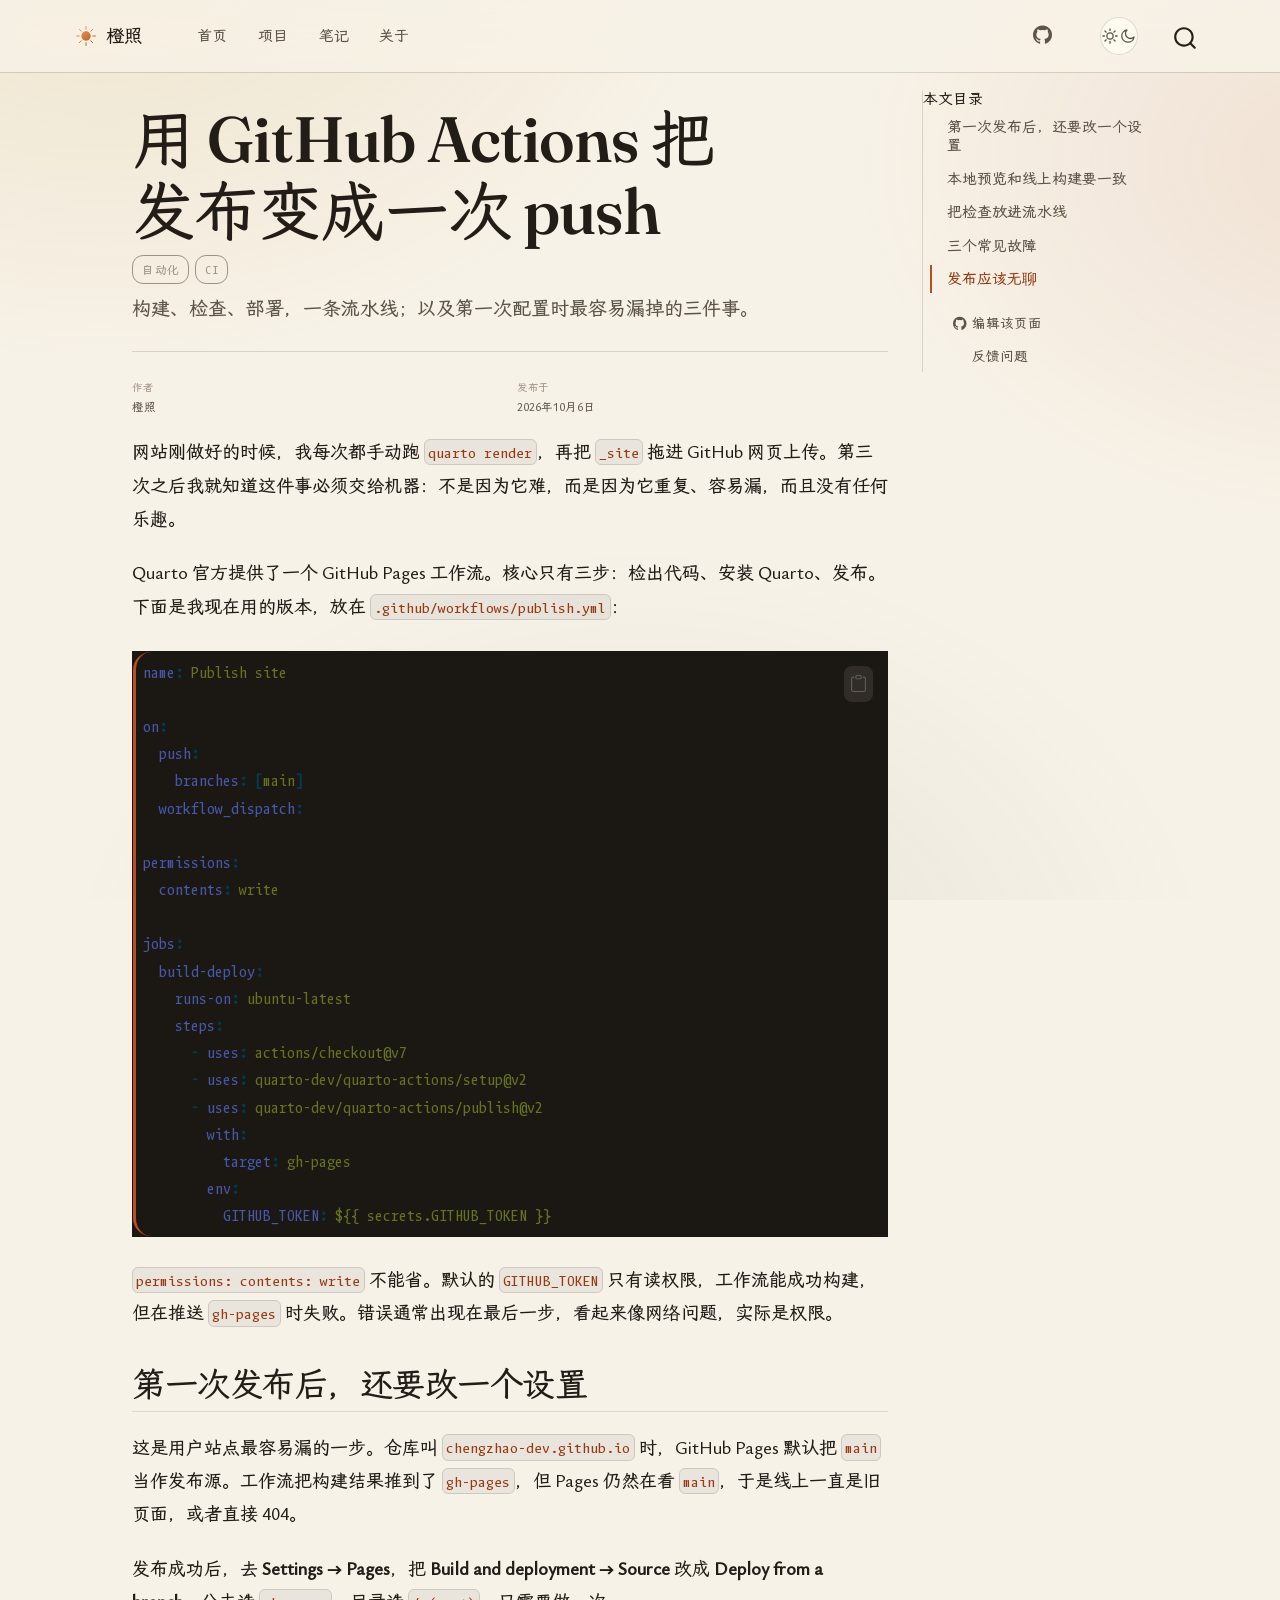
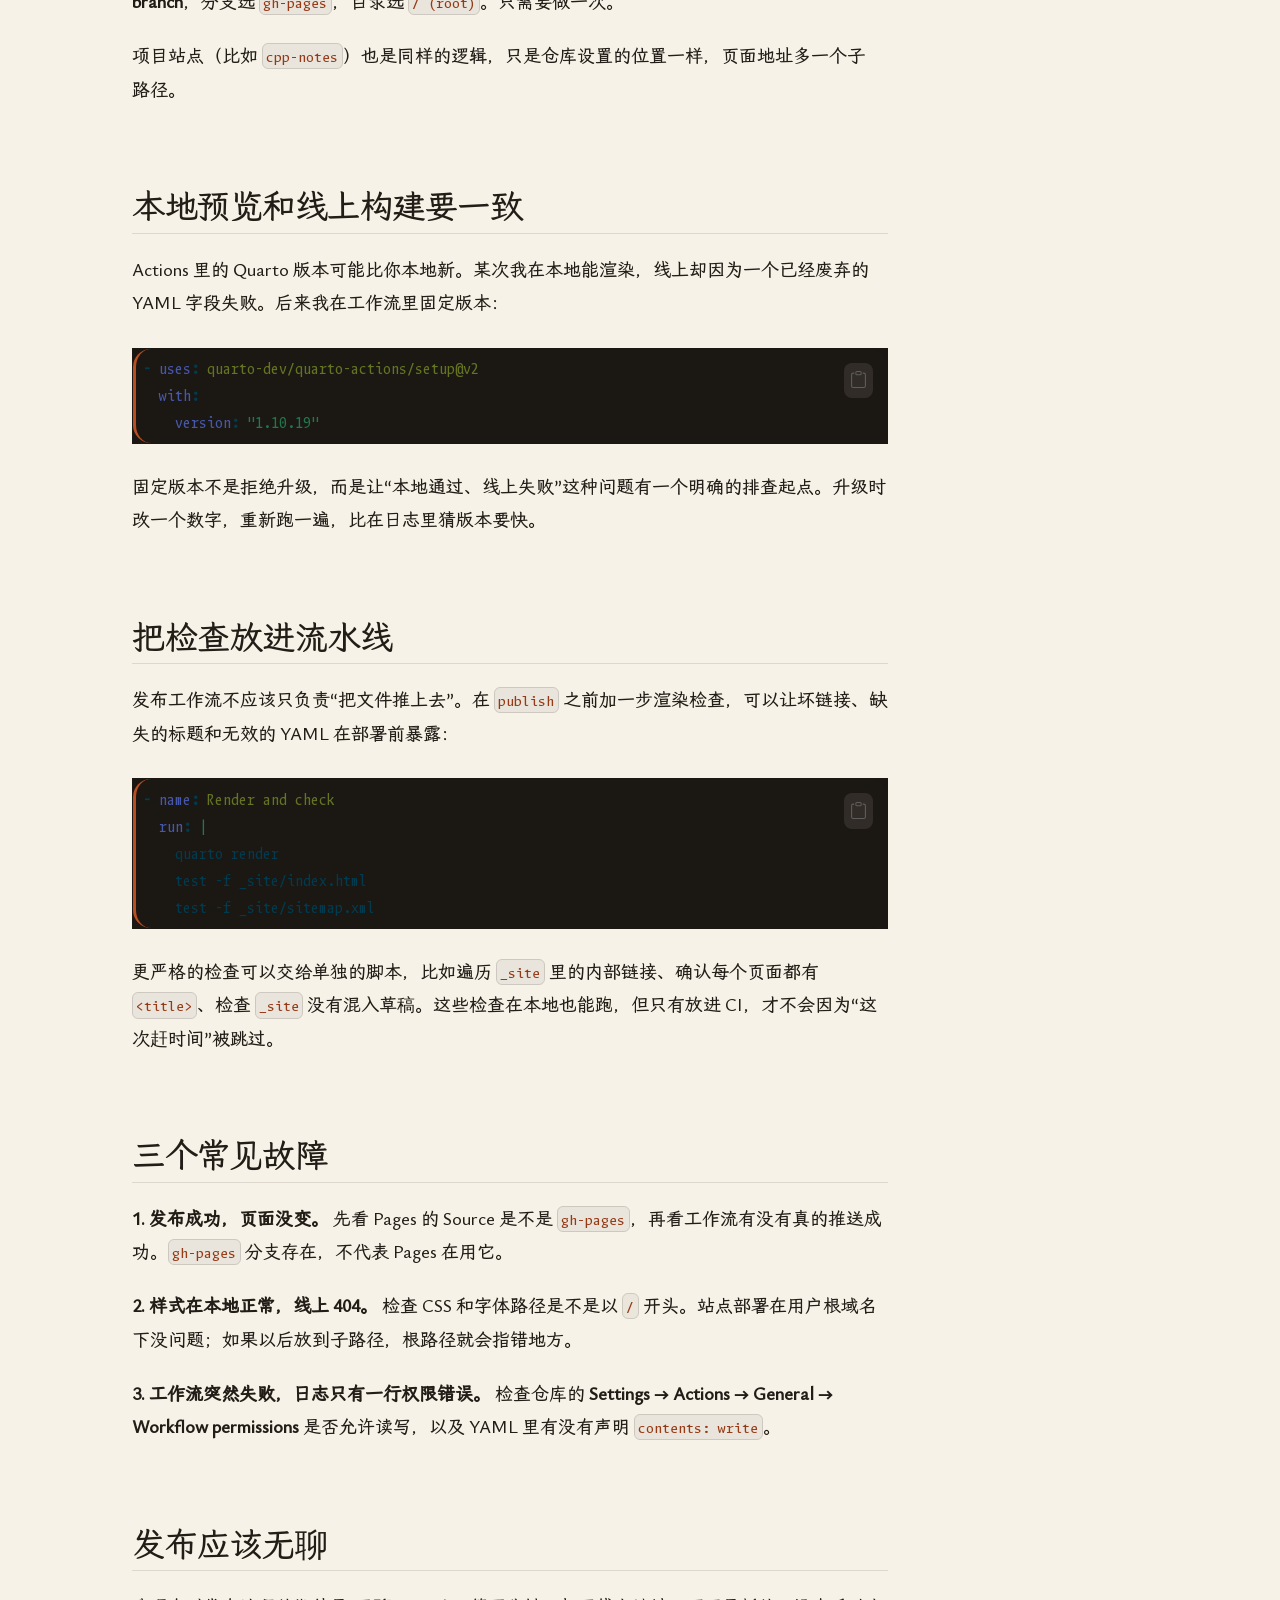
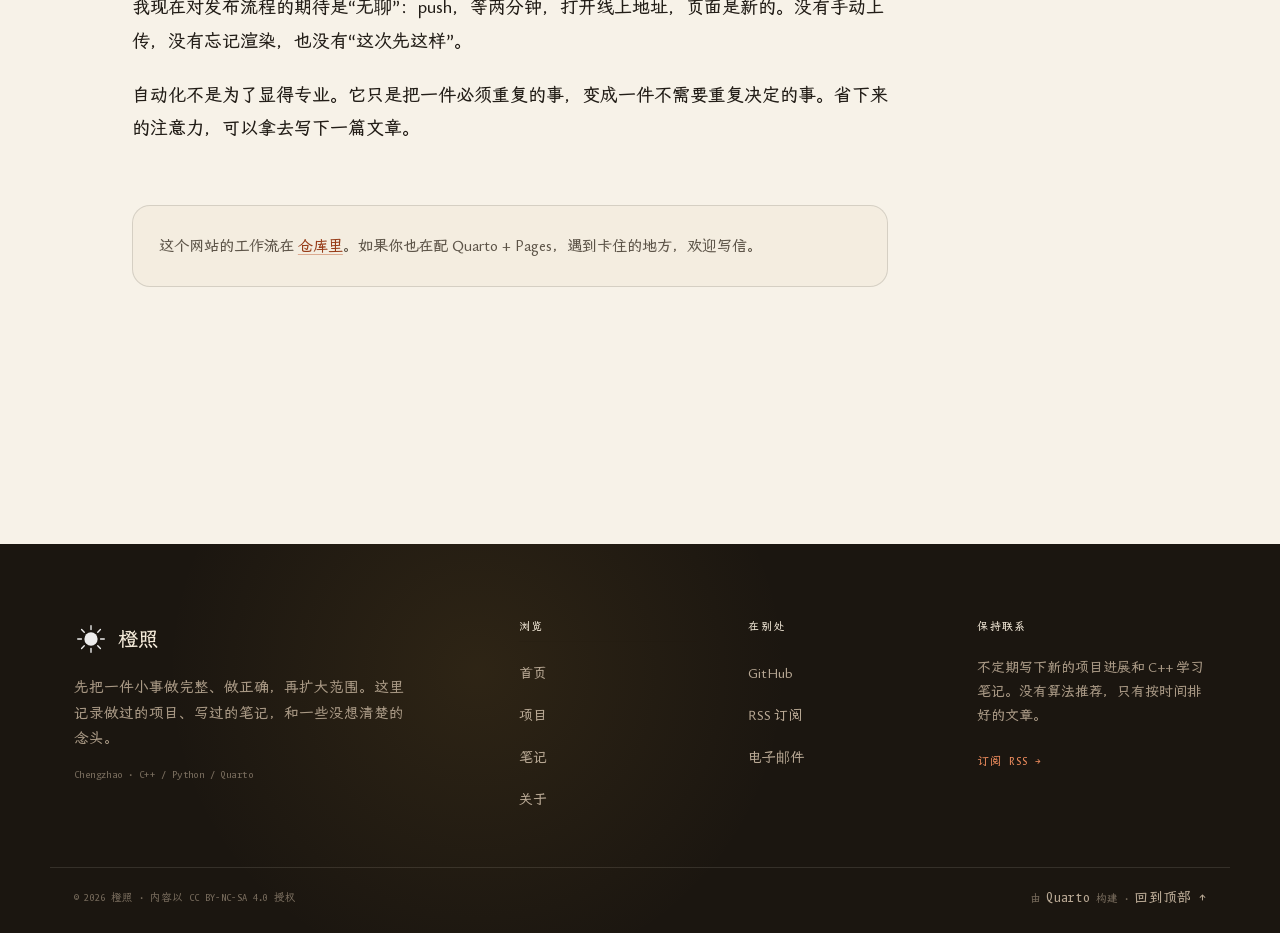
<file: notes/github-actions-publishing/index.html>
<!DOCTYPE html>
<html xmlns="http://www.w3.org/1999/xhtml" lang="zh-CN" xml:lang="zh-CN"><head>

<meta charset="utf-8">
<meta name="generator" content="quarto-1.10.19">

<meta name="viewport" content="width=device-width, initial-scale=1.0, user-scalable=yes">

<meta name="author" content="橙照">
<meta name="description" content="构建、检查、部署，一条流水线；以及第一次配置时最容易漏掉的三件事。">

<title>用 GitHub Actions 把发布变成一次 push – 橙照</title>
<style>
/* Default styles provided by pandoc.
** See https://pandoc.org/MANUAL.html#variables-for-html for config info.
*/
span.smallcaps{font-variant: small-caps;}
div.columns{display: flex; gap: 1.5em;}
div.column{flex: auto;}
@media screen {
div.columns{gap: min(4vw, 1.5em);}
div.column{overflow-x: auto;}
}
div.hanging-indent{margin-left: 1.5em; text-indent: -1.5em;}
ul.task-list{list-style: none;}
ul.task-list li input[type="checkbox"] {
  width: 0.8em;
  margin: 0 0.8em 0.2em -1em; /* quarto-specific, see https://github.com/quarto-dev/quarto-cli/issues/4556 */ 
  vertical-align: middle;
}
/* CSS for syntax highlighting */
html { -webkit-text-size-adjust: 100%; }
pre > code.sourceCode { white-space: pre; position: relative; }
pre > code.sourceCode > span { display: inline-block; line-height: 1.25; }
pre > code.sourceCode > span:empty { height: 1.2em; }
.sourceCode { overflow: visible; }
code.sourceCode > span { color: inherit; text-decoration: inherit; }
div.sourceCode { margin: 1em 0; }
pre.sourceCode { margin: 0; }
@media screen {
div.sourceCode { overflow: auto; }
}
@media print {
pre > code.sourceCode { white-space: pre-wrap; }
pre > code.sourceCode > span { text-indent: -5em; padding-left: 5em; }
}
pre.numberSource code
  { counter-reset: source-line 0; }
pre.numberSource code > span
  { position: relative; left: -4em; counter-increment: source-line; }
pre.numberSource code > span > a:first-child::before
  { content: counter(source-line);
    position: relative; left: -1em; text-align: right; vertical-align: baseline;
    border: none; display: inline-block;
    -webkit-touch-callout: none; -webkit-user-select: none;
    -khtml-user-select: none; -moz-user-select: none;
    -ms-user-select: none; user-select: none;
    padding: 0 4px; width: 4em;
  }
pre.numberSource { margin-left: 3em;  padding-left: 4px; }
div.sourceCode
  {   }
@media screen {
pre > code.sourceCode > span > a:first-child::before { text-decoration: underline; }
}
</style>


<script src="../../site_libs/quarto-nav/quarto-nav.js"></script>
<script src="../../site_libs/clipboard/clipboard.min.js"></script>
<script src="../../site_libs/quarto-search/autocomplete.umd.js"></script>
<script src="../../site_libs/quarto-search/fuse.min.js"></script>
<script src="../../site_libs/quarto-search/quarto-search.js"></script>
<meta name="quarto:offset" content="../../">
<link href="../../theme/assets/favicon.svg" rel="icon" type="image/svg+xml">
<script src="../../site_libs/quarto-html/quarto.js" type="module"></script>
<script src="../../site_libs/quarto-html/tabsets/tabsets.js" type="module"></script>
<script src="../../site_libs/quarto-html/popper.min.js"></script>
<script src="../../site_libs/quarto-html/tippy.umd.min.js"></script>
<link href="../../site_libs/quarto-html/tippy.css" rel="stylesheet">
<link href="../../site_libs/quarto-html/quarto-syntax-highlighting-6ad3a35b9ca6f1e4ce69034736147068.css" rel="stylesheet" class="quarto-color-scheme" id="quarto-text-highlighting-styles">
<link href="../../site_libs/quarto-html/quarto-syntax-highlighting-dark-f088d3bfda5e7fc58be7380fff3cf0f4.css" rel="stylesheet" class="quarto-color-scheme quarto-color-alternate" id="quarto-text-highlighting-styles">
<link href="../../site_libs/quarto-html/quarto-syntax-highlighting-6ad3a35b9ca6f1e4ce69034736147068.css" rel="stylesheet" class="quarto-color-scheme-extra" id="quarto-text-highlighting-styles">
<script src="../../site_libs/bootstrap/bootstrap.min.js"></script>
<link href="../../site_libs/bootstrap/bootstrap-icons.css" rel="stylesheet">
<link href="../../site_libs/bootstrap/bootstrap-33b0072616bddd210a10444cc1897761.min.css" rel="stylesheet" append-hash="true" class="quarto-color-scheme" id="quarto-bootstrap" data-mode="light">
<link href="../../site_libs/bootstrap/bootstrap-dark-2a50a87ff0a168634bd6a3ba98b96992.min.css" rel="stylesheet" append-hash="true" class="quarto-color-scheme quarto-color-alternate" id="quarto-bootstrap" data-mode="dark">
<link href="../../site_libs/bootstrap/bootstrap-33b0072616bddd210a10444cc1897761.min.css" rel="stylesheet" append-hash="true" class="quarto-color-scheme-extra" id="quarto-bootstrap" data-mode="light">
<script id="quarto-search-options" type="application/json">{
  "location": "navbar",
  "copy-button": false,
  "collapse-after": 3,
  "panel-placement": "end",
  "type": "overlay",
  "limit": 20,
  "keyboard-shortcut": [
    "f",
    "/",
    "s"
  ],
  "language": {
    "search-no-results-text": "没有结果",
    "search-matching-documents-text": "匹配的文档",
    "search-copy-link-title": "复制搜索链接",
    "search-hide-matches-text": "隐藏其它匹配结果",
    "search-more-match-text": "更多匹配结果",
    "search-more-matches-text": "更多匹配结果",
    "search-clear-button-title": "清除",
    "search-text-placeholder": "",
    "search-detached-cancel-button-title": "取消",
    "search-submit-button-title": "提交",
    "search-label": "搜索"
  }
}</script>
<style>html{ scroll-behavior: smooth; }</style>
<!-- 主题初始化必须早于首屏绘制：只改 <html>，body 类在 DOMContentLoaded 后同步。 -->
<meta name="color-scheme" content="light dark">
<meta name="theme-color" content="#F7F2E8">
<script>
  (function () {
    var root = document.documentElement;
    root.classList.add('js');
    try {
      var saved = localStorage.getItem('cz-theme');
      if (saved === 'dark' || saved === 'light') {
        root.dataset.theme = saved;
        root.dataset.bsTheme = saved;
        root.style.colorScheme = saved;
        var meta = document.querySelector('meta[name="theme-color"]');
        if (meta) meta.setAttribute('content', saved === 'dark' ? '#15120F' : '#F7F2E8');
      }
    } catch (error) {
      /* 隐私模式下 localStorage 可能不可用，保持默认浅色。 */
    }
  })();
</script>
<link rel="preload" href="../../theme/assets/fonts/lxgw-bright-medium-common.woff2" as="font" type="font/woff2" crossorigin="">
<link rel="preload" href="../../theme/assets/fonts/fraunces-latin-standard-normal.woff2" as="font" type="font/woff2" crossorigin="">


<link rel="stylesheet" href="../../theme/css/tokens.css">
<link rel="stylesheet" href="../../theme/css/base.css">
<link rel="stylesheet" href="../../theme/css/navbar.css">
<link rel="stylesheet" href="../../theme/css/landing.css">
<link rel="stylesheet" href="../../theme/css/pages.css">
<link rel="stylesheet" href="../../theme/css/footer.css">
<meta property="og:title" content="用 GitHub Actions 把发布变成一次 push">
<meta property="og:description" content="构建、检查、部署，一条流水线；以及第一次配置时最容易漏掉的三件事。">
<meta property="og:site_name" content="橙照">
<meta name="twitter:title" content="用 GitHub Actions 把发布变成一次 push">
<meta name="twitter:description" content="构建、检查、部署，一条流水线；以及第一次配置时最容易漏掉的三件事。">
<meta name="twitter:card" content="summary">
  <link rel="canonical" href="https://chengzhao-dev.github.io/notes/github-actions-publishing/">
  <meta property="og:url" content="https://chengzhao-dev.github.io/notes/github-actions-publishing/">
</head>

<body class="nav-fixed quarto-light"><script id="quarto-html-before-body" type="application/javascript">
    const toggleBodyColorMode = (bsSheetEl) => {
      const mode = bsSheetEl.getAttribute("data-mode");
      const bodyEl = window.document.querySelector("body");
      if (mode === "dark") {
        bodyEl.classList.add("quarto-dark");
        bodyEl.classList.remove("quarto-light");
      } else {
        bodyEl.classList.add("quarto-light");
        bodyEl.classList.remove("quarto-dark");
      }
    }
    const toggleBodyColorPrimary = () => {
      const bsSheetEl = window.document.querySelector("link#quarto-bootstrap:not([rel=disabled-stylesheet])");
      if (bsSheetEl) {
        toggleBodyColorMode(bsSheetEl);
      }
    }
    const setColorSchemeToggle = (alternate) => {
      const toggles = window.document.querySelectorAll('.quarto-color-scheme-toggle');
      for (let i=0; i < toggles.length; i++) {
        const toggle = toggles[i];
        if (toggle) {
          if (alternate) {
            toggle.classList.add("alternate");
          } else {
            toggle.classList.remove("alternate");
          }
        }
      }
    };
    const toggleColorMode = (alternate) => {
      // Switch the stylesheets
      const primaryStylesheets = window.document.querySelectorAll('link.quarto-color-scheme:not(.quarto-color-alternate)');
      const alternateStylesheets = window.document.querySelectorAll('link.quarto-color-scheme.quarto-color-alternate');
      manageTransitions('#quarto-margin-sidebar .nav-link', false);
      if (alternate) {
        // note: dark is layered on light, we don't disable primary!
        enableStylesheet(alternateStylesheets);
        for (const sheetNode of alternateStylesheets) {
          if (sheetNode.id === "quarto-bootstrap") {
            toggleBodyColorMode(sheetNode);
          }
        }
      } else {
        disableStylesheet(alternateStylesheets);
        enableStylesheet(primaryStylesheets)
        toggleBodyColorPrimary();
      }
      manageTransitions('#quarto-margin-sidebar .nav-link', true);
      // Switch the toggles
      setColorSchemeToggle(alternate)
      // Hack to workaround the fact that safari doesn't
      // properly recolor the scrollbar when toggling (#1455)
      if (navigator.userAgent.indexOf('Safari') > 0 && navigator.userAgent.indexOf('Chrome') == -1) {
        manageTransitions("body", false);
        window.scrollTo(0, 1);
        setTimeout(() => {
          window.scrollTo(0, 0);
          manageTransitions("body", true);
        }, 40);
      }
    }
    const disableStylesheet = (stylesheets) => {
      for (let i=0; i < stylesheets.length; i++) {
        const stylesheet = stylesheets[i];
        stylesheet.rel = 'disabled-stylesheet';
      }
    }
    const enableStylesheet = (stylesheets) => {
      for (let i=0; i < stylesheets.length; i++) {
        const stylesheet = stylesheets[i];
        if(stylesheet.rel !== 'stylesheet') { // for Chrome, which will still FOUC without this check
          stylesheet.rel = 'stylesheet';
        }
      }
    }
    const manageTransitions = (selector, allowTransitions) => {
      const els = window.document.querySelectorAll(selector);
      for (let i=0; i < els.length; i++) {
        const el = els[i];
        if (allowTransitions) {
          el.classList.remove('notransition');
        } else {
          el.classList.add('notransition');
        }
      }
    }
    const isFileUrl = () => {
      return window.location.protocol === 'file:';
    }
    const hasAlternateSentinel = () => {
      let styleSentinel = getColorSchemeSentinel();
      if (styleSentinel !== null) {
        return styleSentinel === "alternate";
      } else {
        return false;
      }
    }
    const setStyleSentinel = (alternate) => {
      const value = alternate ? "alternate" : "default";
      if (!isFileUrl()) {
        window.localStorage.setItem("quarto-color-scheme", value);
      } else {
        localAlternateSentinel = value;
      }
    }
    const getColorSchemeSentinel = () => {
      if (!isFileUrl()) {
        const storageValue = window.localStorage.getItem("quarto-color-scheme");
        return storageValue != null ? storageValue : localAlternateSentinel;
      } else {
        return localAlternateSentinel;
      }
    }
    const toggleGiscusIfUsed = (isAlternate, darkModeDefault) => {
      const baseTheme = document.querySelector('#giscus-base-theme')?.value ?? 'light';
      const alternateTheme = document.querySelector('#giscus-alt-theme')?.value ?? 'dark';
      let newTheme = '';
      if(authorPrefersDark) {
        newTheme = isAlternate ? baseTheme : alternateTheme;
      } else {
        newTheme = isAlternate ? alternateTheme : baseTheme;
      }
      const changeGiscusTheme = () => {
        // From: https://github.com/giscus/giscus/issues/336
        const sendMessage = (message) => {
          const iframe = document.querySelector('iframe.giscus-frame');
          if (!iframe) return;
          iframe.contentWindow.postMessage({ giscus: message }, 'https://giscus.app');
        }
        sendMessage({
          setConfig: {
            theme: newTheme
          }
        });
      }
      const isGiscussLoaded = window.document.querySelector('iframe.giscus-frame') !== null;
      if (isGiscussLoaded) {
        changeGiscusTheme();
      }
    };
    const authorPrefersDark = false;
    const darkModeDefault = authorPrefersDark;
      document.querySelector('link#quarto-text-highlighting-styles.quarto-color-scheme-extra').rel = 'disabled-stylesheet';
      document.querySelector('link#quarto-bootstrap.quarto-color-scheme-extra').rel = 'disabled-stylesheet';
    let localAlternateSentinel = darkModeDefault ? 'alternate' : 'default';
    // Dark / light mode switch
    window.quartoToggleColorScheme = () => {
      // Read the current dark / light value
      let toAlternate = !hasAlternateSentinel();
      toggleColorMode(toAlternate);
      setStyleSentinel(toAlternate);
      toggleGiscusIfUsed(toAlternate, darkModeDefault);
      window.dispatchEvent(new Event('resize'));
    };
    // Switch to dark mode if need be
    if (hasAlternateSentinel()) {
      toggleColorMode(true);
    } else {
      toggleColorMode(false);
    }
  </script>

<div id="quarto-search-results"></div>
  <header id="quarto-header" class="headroom fixed-top">
    <nav class="navbar navbar-expand-lg " data-bs-theme="dark">
      <div class="navbar-container container-fluid">
      <div class="navbar-brand-container mx-auto">
    <a href="../../index.html" class="navbar-brand navbar-brand-logo">
    <img src="../../theme/assets/brand-mark.svg" alt="橙照的品牌标记：一枚从地平线升起的橙色圆点" class="navbar-logo light-content">
    <img src="../../theme/assets/brand-mark.svg" alt="橙照的品牌标记：一枚从地平线升起的橙色圆点" class="navbar-logo dark-content">
    </a>
    <a class="navbar-brand" href="../../index.html">
    <span class="navbar-title">橙照</span>
    </a>
  </div>
            <div id="quarto-search" class="" title="搜索"></div>
          <button class="navbar-toggler" type="button" data-bs-toggle="collapse" data-bs-target="#navbarCollapse" aria-controls="navbarCollapse" role="menu" aria-expanded="false" aria-label="展开或折叠导航栏" onclick="if (window.quartoToggleHeadroom) { window.quartoToggleHeadroom(); }">
  <span class="navbar-toggler-icon"></span>
</button>
          <div class="collapse navbar-collapse" id="navbarCollapse">
            <ul class="navbar-nav navbar-nav-scroll me-auto">
  <li class="nav-item">
    <a class="nav-link" href="../../index.html"> 
<span class="menu-text">首页</span></a>
  </li>  
  <li class="nav-item">
    <a class="nav-link" href="../../projects/index.html"> 
<span class="menu-text">项目</span></a>
  </li>  
  <li class="nav-item">
    <a class="nav-link" href="../../notes/index.html"> 
<span class="menu-text">笔记</span></a>
  </li>  
  <li class="nav-item">
    <a class="nav-link" href="../../about/index.html"> 
<span class="menu-text">关于</span></a>
  </li>  
</ul>
            <ul class="navbar-nav navbar-nav-scroll ms-auto">
  <li class="nav-item compact">
    <a class="nav-link" href="https://github.com/chengzhao-dev"> <i class="bi bi-github" role="img" aria-label="GitHub：chengzhao-dev">
</i> 
<span class="menu-text"></span></a>
  </li>  
</ul>
          </div> <!-- /navcollapse -->
            <div class="quarto-navbar-tools">
  <a href="" class="quarto-color-scheme-toggle quarto-navigation-tool  px-1" onclick="window.quartoToggleColorScheme(); return false;" title="切换深色模式"><i class="bi"></i></a>
</div>
      </div> <!-- /container-fluid -->
    </nav>
</header>
<!-- content -->
<div id="quarto-content" class="quarto-container page-columns page-rows-contents page-layout-article page-navbar">
<!-- sidebar -->
<!-- margin-sidebar -->
    <div id="quarto-margin-sidebar" class="sidebar margin-sidebar">
        <nav id="TOC" role="doc-toc" class="toc-active">
    <h2 id="toc-title">本文目录</h2>
   
  <ul>
  <li><a href="#第一次发布后还要改一个设置" id="toc-第一次发布后还要改一个设置" class="nav-link active" data-scroll-target="#第一次发布后还要改一个设置">第一次发布后，还要改一个设置</a></li>
  <li><a href="#本地预览和线上构建要一致" id="toc-本地预览和线上构建要一致" class="nav-link" data-scroll-target="#本地预览和线上构建要一致">本地预览和线上构建要一致</a></li>
  <li><a href="#把检查放进流水线" id="toc-把检查放进流水线" class="nav-link" data-scroll-target="#把检查放进流水线">把检查放进流水线</a></li>
  <li><a href="#三个常见故障" id="toc-三个常见故障" class="nav-link" data-scroll-target="#三个常见故障">三个常见故障</a></li>
  <li><a href="#发布应该无聊" id="toc-发布应该无聊" class="nav-link" data-scroll-target="#发布应该无聊">发布应该无聊</a></li>
  </ul>
<div class="toc-actions"><ul><li><a href="https://github.com/chengzhao-dev/chengzhao-dev.github.io/edit/main/notes/github-actions-publishing/index.qmd" class="toc-action"><i class="bi bi-github"></i>编辑该页面</a></li><li><a href="https://github.com/chengzhao-dev/chengzhao-dev.github.io/issues/new" class="toc-action"><i class="bi empty"></i>反馈问题</a></li></ul></div></nav>
    </div>
<!-- main -->
<main class="content" id="quarto-document-content">

<a class="cz-skip" href="#quarto-document-content">跳到正文</a>
<div class="cz-progress" id="cz-progress" aria-hidden="true"></div>

<header id="title-block-header" class="quarto-title-block default">
<div class="quarto-title">
<h1 class="title">用 GitHub Actions 把发布变成一次 push</h1>
  <div class="quarto-categories">
    <div class="quarto-category">自动化</div>
    <div class="quarto-category">CI</div>
  </div>
  </div>

<div>
  <div class="description">
    构建、检查、部署，一条流水线；以及第一次配置时最容易漏掉的三件事。
  </div>
</div>


<div class="quarto-title-meta">

    <div>
    <div class="quarto-title-meta-heading">作者</div>
    <div class="quarto-title-meta-contents">
             <p>橙照 </p>
          </div>
  </div>
    
    <div>
    <div class="quarto-title-meta-heading">发布于</div>
    <div class="quarto-title-meta-contents">
      <p class="date">2026年10月6日</p>
    </div>
  </div>
  
    
  </div>
  


</header>


<p>网站刚做好的时候，我每次都手动跑 <code>quarto render</code>，再把 <code>_site</code> 拖进 GitHub 网页上传。第三次之后我就知道这件事必须交给机器：不是因为它难，而是因为它重复、容易漏，而且没有任何乐趣。</p>
<p>Quarto 官方提供了一个 GitHub Pages 工作流。核心只有三步：检出代码、安装 Quarto、发布。下面是我现在用的版本，放在 <code>.github/workflows/publish.yml</code>：</p>
<div class="code-copy-outer-scaffold"><div class="sourceCode" id="cb1"><pre class="sourceCode yaml code-with-copy"><code class="sourceCode yaml"><span id="cb1-1"><a href="#cb1-1" aria-hidden="true" tabindex="-1"></a><span class="fu">name</span><span class="kw">:</span><span class="at"> Publish site</span></span>
<span id="cb1-2"><a href="#cb1-2" aria-hidden="true" tabindex="-1"></a></span>
<span id="cb1-3"><a href="#cb1-3" aria-hidden="true" tabindex="-1"></a><span class="fu">on</span><span class="kw">:</span></span>
<span id="cb1-4"><a href="#cb1-4" aria-hidden="true" tabindex="-1"></a><span class="at">  </span><span class="fu">push</span><span class="kw">:</span></span>
<span id="cb1-5"><a href="#cb1-5" aria-hidden="true" tabindex="-1"></a><span class="at">    </span><span class="fu">branches</span><span class="kw">:</span><span class="at"> </span><span class="kw">[</span><span class="at">main</span><span class="kw">]</span></span>
<span id="cb1-6"><a href="#cb1-6" aria-hidden="true" tabindex="-1"></a><span class="at">  </span><span class="fu">workflow_dispatch</span><span class="kw">:</span></span>
<span id="cb1-7"><a href="#cb1-7" aria-hidden="true" tabindex="-1"></a></span>
<span id="cb1-8"><a href="#cb1-8" aria-hidden="true" tabindex="-1"></a><span class="fu">permissions</span><span class="kw">:</span></span>
<span id="cb1-9"><a href="#cb1-9" aria-hidden="true" tabindex="-1"></a><span class="at">  </span><span class="fu">contents</span><span class="kw">:</span><span class="at"> write</span></span>
<span id="cb1-10"><a href="#cb1-10" aria-hidden="true" tabindex="-1"></a></span>
<span id="cb1-11"><a href="#cb1-11" aria-hidden="true" tabindex="-1"></a><span class="fu">jobs</span><span class="kw">:</span></span>
<span id="cb1-12"><a href="#cb1-12" aria-hidden="true" tabindex="-1"></a><span class="at">  </span><span class="fu">build-deploy</span><span class="kw">:</span></span>
<span id="cb1-13"><a href="#cb1-13" aria-hidden="true" tabindex="-1"></a><span class="at">    </span><span class="fu">runs-on</span><span class="kw">:</span><span class="at"> ubuntu-latest</span></span>
<span id="cb1-14"><a href="#cb1-14" aria-hidden="true" tabindex="-1"></a><span class="at">    </span><span class="fu">steps</span><span class="kw">:</span></span>
<span id="cb1-15"><a href="#cb1-15" aria-hidden="true" tabindex="-1"></a><span class="at">      </span><span class="kw">-</span><span class="at"> </span><span class="fu">uses</span><span class="kw">:</span><span class="at"> actions/checkout@v7</span></span>
<span id="cb1-16"><a href="#cb1-16" aria-hidden="true" tabindex="-1"></a><span class="at">      </span><span class="kw">-</span><span class="at"> </span><span class="fu">uses</span><span class="kw">:</span><span class="at"> quarto-dev/quarto-actions/setup@v2</span></span>
<span id="cb1-17"><a href="#cb1-17" aria-hidden="true" tabindex="-1"></a><span class="at">      </span><span class="kw">-</span><span class="at"> </span><span class="fu">uses</span><span class="kw">:</span><span class="at"> quarto-dev/quarto-actions/publish@v2</span></span>
<span id="cb1-18"><a href="#cb1-18" aria-hidden="true" tabindex="-1"></a><span class="at">        </span><span class="fu">with</span><span class="kw">:</span></span>
<span id="cb1-19"><a href="#cb1-19" aria-hidden="true" tabindex="-1"></a><span class="at">          </span><span class="fu">target</span><span class="kw">:</span><span class="at"> gh-pages</span></span>
<span id="cb1-20"><a href="#cb1-20" aria-hidden="true" tabindex="-1"></a><span class="at">        </span><span class="fu">env</span><span class="kw">:</span></span>
<span id="cb1-21"><a href="#cb1-21" aria-hidden="true" tabindex="-1"></a><span class="at">          </span><span class="fu">GITHUB_TOKEN</span><span class="kw">:</span><span class="at"> ${{ secrets.GITHUB_TOKEN }}</span></span></code></pre></div><button title="复制到剪贴板" class="code-copy-button"><i class="bi"></i></button></div>
<p><code>permissions: contents: write</code> 不能省。默认的 <code>GITHUB_TOKEN</code> 只有读权限，工作流能成功构建，但在推送 <code>gh-pages</code> 时失败。错误通常出现在最后一步，看起来像网络问题，实际是权限。</p>
<section id="第一次发布后还要改一个设置" class="level2">
<h2 data-anchor-id="第一次发布后还要改一个设置">第一次发布后，还要改一个设置</h2>
<p>这是用户站点最容易漏的一步。仓库叫 <code>chengzhao-dev.github.io</code> 时，GitHub Pages 默认把 <code>main</code> 当作发布源。工作流把构建结果推到了 <code>gh-pages</code>，但 Pages 仍然在看 <code>main</code>，于是线上一直是旧页面，或者直接 404。</p>
<p>发布成功后，去 <strong>Settings → Pages</strong>，把 <strong>Build and deployment → Source</strong> 改成 <strong>Deploy from a branch</strong>，分支选 <code>gh-pages</code>，目录选 <code>/ (root)</code>。只需要做一次。</p>
<p>项目站点（比如 <code>cpp-notes</code>）也是同样的逻辑，只是仓库设置的位置一样，页面地址多一个子路径。</p>
</section>
<section id="本地预览和线上构建要一致" class="level2">
<h2 data-anchor-id="本地预览和线上构建要一致">本地预览和线上构建要一致</h2>
<p>Actions 里的 Quarto 版本可能比你本地新。某次我在本地能渲染，线上却因为一个已经废弃的 YAML 字段失败。后来我在工作流里固定版本：</p>
<div class="code-copy-outer-scaffold"><div class="sourceCode" id="cb2"><pre class="sourceCode yaml code-with-copy"><code class="sourceCode yaml"><span id="cb2-1"><a href="#cb2-1" aria-hidden="true" tabindex="-1"></a><span class="kw">-</span><span class="at"> </span><span class="fu">uses</span><span class="kw">:</span><span class="at"> quarto-dev/quarto-actions/setup@v2</span></span>
<span id="cb2-2"><a href="#cb2-2" aria-hidden="true" tabindex="-1"></a><span class="at">  </span><span class="fu">with</span><span class="kw">:</span></span>
<span id="cb2-3"><a href="#cb2-3" aria-hidden="true" tabindex="-1"></a><span class="at">    </span><span class="fu">version</span><span class="kw">:</span><span class="at"> </span><span class="st">"1.10.19"</span></span></code></pre></div><button title="复制到剪贴板" class="code-copy-button"><i class="bi"></i></button></div>
<p>固定版本不是拒绝升级，而是让“本地通过、线上失败”这种问题有一个明确的排查起点。升级时改一个数字，重新跑一遍，比在日志里猜版本要快。</p>
</section>
<section id="把检查放进流水线" class="level2">
<h2 data-anchor-id="把检查放进流水线">把检查放进流水线</h2>
<p>发布工作流不应该只负责“把文件推上去”。在 <code>publish</code> 之前加一步渲染检查，可以让坏链接、缺失的标题和无效的 YAML 在部署前暴露：</p>
<div class="code-copy-outer-scaffold"><div class="sourceCode" id="cb3"><pre class="sourceCode yaml code-with-copy"><code class="sourceCode yaml"><span id="cb3-1"><a href="#cb3-1" aria-hidden="true" tabindex="-1"></a><span class="kw">-</span><span class="at"> </span><span class="fu">name</span><span class="kw">:</span><span class="at"> Render and check</span></span>
<span id="cb3-2"><a href="#cb3-2" aria-hidden="true" tabindex="-1"></a><span class="fu">  run</span><span class="kw">: </span><span class="ch">|</span></span>
<span id="cb3-3"><a href="#cb3-3" aria-hidden="true" tabindex="-1"></a>    quarto render</span>
<span id="cb3-4"><a href="#cb3-4" aria-hidden="true" tabindex="-1"></a>    test -f _site/index.html</span>
<span id="cb3-5"><a href="#cb3-5" aria-hidden="true" tabindex="-1"></a>    test -f _site/sitemap.xml</span></code></pre></div><button title="复制到剪贴板" class="code-copy-button"><i class="bi"></i></button></div>
<p>更严格的检查可以交给单独的脚本，比如遍历 <code>_site</code> 里的内部链接、确认每个页面都有 <code>&lt;title&gt;</code>、检查 <code>_site</code> 没有混入草稿。这些检查在本地也能跑，但只有放进 CI，才不会因为“这次赶时间”被跳过。</p>
</section>
<section id="三个常见故障" class="level2">
<h2 data-anchor-id="三个常见故障">三个常见故障</h2>
<p><strong>1. 发布成功，页面没变。</strong> 先看 Pages 的 Source 是不是 <code>gh-pages</code>，再看工作流有没有真的推送成功。<code>gh-pages</code> 分支存在，不代表 Pages 在用它。</p>
<p><strong>2. 样式在本地正常，线上 404。</strong> 检查 CSS 和字体路径是不是以 <code>/</code> 开头。站点部署在用户根域名下没问题；如果以后放到子路径，根路径就会指错地方。</p>
<p><strong>3. 工作流突然失败，日志只有一行权限错误。</strong> 检查仓库的 <strong>Settings → Actions → General → Workflow permissions</strong> 是否允许读写，以及 YAML 里有没有声明 <code>contents: write</code>。</p>
</section>
<section id="发布应该无聊" class="level2">
<h2 data-anchor-id="发布应该无聊">发布应该无聊</h2>
<p>我现在对发布流程的期待是“无聊”：push，等两分钟，打开线上地址，页面是新的。没有手动上传，没有忘记渲染，也没有“这次先这样”。</p>
<p>自动化不是为了显得专业。它只是把一件必须重复的事，变成一件不需要重复决定的事。省下来的注意力，可以拿去写下一篇文章。</p>
<div class="cz-post-end">
<p>这个网站的工作流在 <a href="https://github.com/chengzhao-dev/chengzhao-dev.github.io/blob/main/.github/workflows/publish.yml">仓库里</a>。如果你也在配 Quarto + Pages，遇到卡住的地方，欢迎写信。</p>
</div>


</section>

<a onclick="window.scrollTo(0, 0); return false;" role="button" id="quarto-back-to-top"><i class="bi bi-arrow-up"></i> 回到顶部</a></main> <!-- /main -->
<footer class="cz-footer">
  <div class="cz-footer-inner">
    <div class="cz-footer-brand">
      <a class="cz-footer-logo" href="../../">
        <img src="../../theme/assets/brand-mark.svg" alt="" width="34" height="34" loading="lazy">
        <span>橙照</span>
      </a>
      <p>先把一件小事做完整、做正确，再扩大范围。这里记录做过的项目、写过的笔记，和一些没想清楚的念头。</p>
      <p class="cz-footer-note">Chengzhao · C++ / Python / Quarto</p>
    </div>

    <nav aria-label="页脚浏览">
      <h2>浏览</h2>
      <ul>
        <li><a href="../../">首页</a></li>
        <li><a href="../../projects/">项目</a></li>
        <li><a href="../../notes/">笔记</a></li>
        <li><a href="../../about/">关于</a></li>
      </ul>
    </nav>

    <div>
      <h2>在别处</h2>
      <ul>
        <li><a href="https://github.com/chengzhao-dev" rel="me noopener">GitHub</a></li>
        <li><a href="../../notes/index.xml">RSS 订阅</a></li>
        <li><a href="mailto:hsy13626781560@163.com">电子邮件</a></li>
      </ul>
    </div>

    <div class="cz-footer-sub">
      <h2>保持联系</h2>
      <p>不定期写下新的项目进展和 C++ 学习笔记。没有算法推荐，只有按时间排好的文章。</p>
      <a class="cz-footer-subscribe" href="../../notes/index.xml">订阅 RSS <span aria-hidden="true">→</span></a>
    </div>
  </div>

  <div class="cz-footer-bottom">
    <span>© 2026 橙照 · 内容以 CC BY-NC-SA 4.0 授权</span>
    <span>由 <a href="https://quarto.org" rel="noopener">Quarto</a> 构建 · <a href="#quarto-document-content">回到顶部 ↑</a></span>
  </div>
</footer>
<script src="../../theme/js/site.js" defer=""></script>
<script id="quarto-html-after-body" type="application/javascript">
  window.document.addEventListener("DOMContentLoaded", function (event) {
    // Ensure there is a toggle, if there isn't float one in the top right
    if (window.document.querySelector('.quarto-color-scheme-toggle') === null) {
      const a = window.document.createElement('a');
      a.classList.add('top-right');
      a.classList.add('quarto-color-scheme-toggle');
      a.href = "";
      a.onclick = function() { try { window.quartoToggleColorScheme(); } catch {} return false; };
      const i = window.document.createElement("i");
      i.classList.add('bi');
      a.appendChild(i);
      window.document.body.appendChild(a);
    }
    setColorSchemeToggle(hasAlternateSentinel())
    const isCodeAnnotation = (el) => {
      for (const clz of el.classList) {
        if (clz.startsWith('code-annotation-')) {                     
          return true;
        }
      }
      return false;
    }
    const onCopySuccess = function(e) {
      // button target
      const button = e.trigger;
      // don't keep focus
      button.blur();
      // flash "checked"
      button.classList.add('code-copy-button-checked');
      var currentTitle = button.getAttribute("title");
      button.setAttribute("title", "已复制");
      let tooltip;
      if (window.bootstrap) {
        button.setAttribute("data-bs-toggle", "tooltip");
        button.setAttribute("data-bs-placement", "left");
        button.setAttribute("data-bs-title", "已复制");
        tooltip = new bootstrap.Tooltip(button, 
          { trigger: "manual", 
            customClass: "code-copy-button-tooltip",
            offset: [0, -8]});
        tooltip.show();    
      }
      setTimeout(function() {
        if (tooltip) {
          tooltip.hide();
          button.removeAttribute("data-bs-title");
          button.removeAttribute("data-bs-toggle");
          button.removeAttribute("data-bs-placement");
        }
        button.setAttribute("title", currentTitle);
        button.classList.remove('code-copy-button-checked');
      }, 1000);
      // clear code selection
      e.clearSelection();
    }
    const getTextToCopy = function(trigger) {
      const outerScaffold = trigger.parentElement.cloneNode(true);
      const codeEl = outerScaffold.querySelector('code');
      for (const childEl of codeEl.children) {
        if (isCodeAnnotation(childEl)) {
          childEl.remove();
        }
      }
      return codeEl.innerText;
    }
    const clipboard = new window.ClipboardJS('.code-copy-button:not([data-in-quarto-modal])', {
      text: getTextToCopy
    });
    clipboard.on('success', onCopySuccess);
    if (window.document.getElementById('quarto-embedded-source-code-modal')) {
      const clipboardModal = new window.ClipboardJS('.code-copy-button[data-in-quarto-modal]', {
        text: getTextToCopy,
        container: window.document.getElementById('quarto-embedded-source-code-modal')
      });
      clipboardModal.on('success', onCopySuccess);
    }
      var localhostRegex = new RegExp(/^(?:http|https):\/\/localhost\:?[0-9]*\//);
      var mailtoRegex = new RegExp(/^mailto:/);
        var filterRegex = new RegExp("https:\/\/chengzhao-dev\.github\.io");
      var isInternal = (href) => {
          return filterRegex.test(href) || localhostRegex.test(href) || mailtoRegex.test(href);
      }
      // Inspect non-navigation links and adorn them if external
     var links = window.document.querySelectorAll('a[href]:not(.nav-link):not(.navbar-brand):not(.toc-action):not(.sidebar-link):not(.sidebar-item-toggle):not(.pagination-link):not(.no-external):not([aria-hidden]):not(.dropdown-item):not(.quarto-navigation-tool):not(.about-link)');
      for (var i=0; i<links.length; i++) {
        const link = links[i];
        if (!isInternal(link.href)) {
          // undo the damage that might have been done by quarto-nav.js in the case of
          // links that we want to consider external
          if (link.dataset.originalHref !== undefined) {
            link.href = link.dataset.originalHref;
          }
            // target, if specified
            link.setAttribute("target", "_blank");
            if (link.getAttribute("rel") === null) {
              link.setAttribute("rel", "noopener");
            }
        }
      }
    function tippyHover(el, contentFn, onTriggerFn, onUntriggerFn) {
      const config = {
        allowHTML: true,
        maxWidth: 500,
        delay: 100,
        arrow: false,
        appendTo: function(el) {
            return el.parentElement;
        },
        interactive: true,
        interactiveBorder: 10,
        theme: 'quarto',
        placement: 'bottom-start',
      };
      if (contentFn) {
        config.content = contentFn;
      }
      if (onTriggerFn) {
        config.onTrigger = onTriggerFn;
      }
      if (onUntriggerFn) {
        config.onUntrigger = onUntriggerFn;
      }
      window.tippy(el, config); 
    }
    const noterefs = window.document.querySelectorAll('a[role="doc-noteref"]');
    for (var i=0; i<noterefs.length; i++) {
      const ref = noterefs[i];
      tippyHover(ref, function() {
        // use id or data attribute instead here
        let href = ref.getAttribute('data-footnote-href') || ref.getAttribute('href');
        try { href = new URL(href).hash; } catch {}
        const id = href.replace(/^#\/?/, "");
        const note = window.document.getElementById(id);
        if (note) {
          return note.innerHTML;
        } else {
          return "";
        }
      });
    }
    const xrefs = window.document.querySelectorAll('a.quarto-xref');
    const processXRef = (id, note) => {
      // Strip column container classes
      const stripColumnClz = (el) => {
        el.classList.remove("page-full", "page-columns");
        if (el.children) {
          for (const child of el.children) {
            stripColumnClz(child);
          }
        }
      }
      stripColumnClz(note)
      if (id === null || id.startsWith('sec-')) {
        // Special case sections, only their first couple elements
        const container = document.createElement("div");
        if (note.children && note.children.length > 2) {
          container.appendChild(note.children[0].cloneNode(true));
          for (let i = 1; i < note.children.length; i++) {
            const child = note.children[i];
            if (child.tagName === "P" && child.innerText === "") {
              continue;
            } else {
              container.appendChild(child.cloneNode(true));
              break;
            }
          }
          if (window.Quarto?.typesetMath) {
            window.Quarto.typesetMath(container);
          }
          return container.innerHTML
        } else {
          if (window.Quarto?.typesetMath) {
            window.Quarto.typesetMath(note);
          }
          return note.innerHTML;
        }
      } else {
        // Remove any anchor links if they are present
        const anchorLink = note.querySelector('a.anchorjs-link');
        if (anchorLink) {
          anchorLink.remove();
        }
        if (window.Quarto?.typesetMath) {
          window.Quarto.typesetMath(note);
        }
        if (note.classList.contains("callout")) {
          return note.outerHTML;
        } else {
          return note.innerHTML;
        }
      }
    }
    for (var i=0; i<xrefs.length; i++) {
      const xref = xrefs[i];
      tippyHover(xref, undefined, function(instance) {
        instance.disable();
        let url = xref.getAttribute('href');
        let hash = undefined; 
        if (url.startsWith('#')) {
          hash = url;
        } else {
          try { hash = new URL(url).hash; } catch {}
        }
        if (hash) {
          const id = hash.replace(/^#\/?/, "");
          const note = window.document.getElementById(id);
          if (note !== null) {
            try {
              const html = processXRef(id, note.cloneNode(true));
              instance.setContent(html);
            } finally {
              instance.enable();
              instance.show();
            }
          } else {
            // See if we can fetch this
            fetch(url.split('#')[0])
            .then(res => res.text())
            .then(html => {
              const parser = new DOMParser();
              const htmlDoc = parser.parseFromString(html, "text/html");
              const note = htmlDoc.getElementById(id);
              if (note !== null) {
                const html = processXRef(id, note);
                instance.setContent(html);
              } 
            }).finally(() => {
              instance.enable();
              instance.show();
            });
          }
        } else {
          // See if we can fetch a full url (with no hash to target)
          // This is a special case and we should probably do some content thinning / targeting
          fetch(url)
          .then(res => res.text())
          .then(html => {
            const parser = new DOMParser();
            const htmlDoc = parser.parseFromString(html, "text/html");
            const note = htmlDoc.querySelector('main.content');
            if (note !== null) {
              // This should only happen for chapter cross references
              // (since there is no id in the URL)
              // remove the first header
              if (note.children.length > 0 && note.children[0].tagName === "HEADER") {
                note.children[0].remove();
              }
              const html = processXRef(null, note);
              instance.setContent(html);
            } 
          }).finally(() => {
            instance.enable();
            instance.show();
          });
        }
      }, function(instance) {
      });
    }
        let selectedAnnoteEl;
        const selectorForAnnotation = ( cell, annotation) => {
          let cellAttr = 'data-code-cell="' + cell + '"';
          let lineAttr = 'data-code-annotation="' +  annotation + '"';
          const selector = 'span[' + cellAttr + '][' + lineAttr + ']';
          return selector;
        }
        const selectCodeLines = (annoteEl) => {
          const doc = window.document;
          const targetCell = annoteEl.getAttribute("data-target-cell");
          const targetAnnotation = annoteEl.getAttribute("data-target-annotation");
          const annoteSpan = window.document.querySelector(selectorForAnnotation(targetCell, targetAnnotation));
          const lines = annoteSpan.getAttribute("data-code-lines").split(",");
          const lineIds = lines.map((line) => {
            return targetCell + "-" + line;
          })
          let top = null;
          let height = null;
          let parent = null;
          if (lineIds.length > 0) {
              //compute the position of the single el (top and bottom and make a div)
              const el = window.document.getElementById(lineIds[0]);
              top = el.offsetTop;
              height = el.offsetHeight;
              parent = el.parentElement.parentElement;
            if (lineIds.length > 1) {
              const lastEl = window.document.getElementById(lineIds[lineIds.length - 1]);
              const bottom = lastEl.offsetTop + lastEl.offsetHeight;
              height = bottom - top;
            }
            if (top !== null && height !== null && parent !== null) {
              // cook up a div (if necessary) and position it 
              let div = window.document.getElementById("code-annotation-line-highlight");
              if (div === null) {
                div = window.document.createElement("div");
                div.setAttribute("id", "code-annotation-line-highlight");
                div.style.position = 'absolute';
                parent.appendChild(div);
              }
              div.style.top = top - 2 + "px";
              div.style.height = height + 4 + "px";
              div.style.left = 0;
              let gutterDiv = window.document.getElementById("code-annotation-line-highlight-gutter");
              if (gutterDiv === null) {
                gutterDiv = window.document.createElement("div");
                gutterDiv.setAttribute("id", "code-annotation-line-highlight-gutter");
                gutterDiv.style.position = 'absolute';
                const codeCell = window.document.getElementById(targetCell);
                const gutter = codeCell.querySelector('.code-annotation-gutter');
                gutter.appendChild(gutterDiv);
              }
              gutterDiv.style.top = top - 2 + "px";
              gutterDiv.style.height = height + 4 + "px";
            }
            selectedAnnoteEl = annoteEl;
          }
        };
        const unselectCodeLines = () => {
          const elementsIds = ["code-annotation-line-highlight", "code-annotation-line-highlight-gutter"];
          elementsIds.forEach((elId) => {
            const div = window.document.getElementById(elId);
            if (div) {
              div.remove();
            }
          });
          selectedAnnoteEl = undefined;
        };
          // Handle positioning of the toggle
      window.addEventListener(
        "resize",
        throttle(() => {
          elRect = undefined;
          if (selectedAnnoteEl) {
            selectCodeLines(selectedAnnoteEl);
          }
        }, 10)
      );
      function throttle(fn, ms) {
      let throttle = false;
      let timer;
        return (...args) => {
          if(!throttle) { // first call gets through
              fn.apply(this, args);
              throttle = true;
          } else { // all the others get throttled
              if(timer) clearTimeout(timer); // cancel #2
              timer = setTimeout(() => {
                fn.apply(this, args);
                timer = throttle = false;
              }, ms);
          }
        };
      }
        // Attach click handler to the DT
        const annoteDls = window.document.querySelectorAll('dt[data-target-cell]');
        for (const annoteDlNode of annoteDls) {
          annoteDlNode.addEventListener('click', (event) => {
            const clickedEl = event.target;
            if (clickedEl !== selectedAnnoteEl) {
              unselectCodeLines();
              const activeEl = window.document.querySelector('dt[data-target-cell].code-annotation-active');
              if (activeEl) {
                activeEl.classList.remove('code-annotation-active');
              }
              selectCodeLines(clickedEl);
              clickedEl.classList.add('code-annotation-active');
            } else {
              // Unselect the line
              unselectCodeLines();
              clickedEl.classList.remove('code-annotation-active');
            }
          });
        }
    const findCites = (el) => {
      const parentEl = el.parentElement;
      if (parentEl) {
        const cites = parentEl.dataset.cites;
        if (cites) {
          return {
            el,
            cites: cites.split(' ')
          };
        } else {
          return findCites(el.parentElement)
        }
      } else {
        return undefined;
      }
    };
    var bibliorefs = window.document.querySelectorAll('a[role="doc-biblioref"]');
    for (var i=0; i<bibliorefs.length; i++) {
      const ref = bibliorefs[i];
      const citeInfo = findCites(ref);
      if (citeInfo) {
        tippyHover(citeInfo.el, function() {
          var popup = window.document.createElement('div');
          citeInfo.cites.forEach(function(cite) {
            var citeDiv = window.document.createElement('div');
            citeDiv.classList.add('hanging-indent');
            citeDiv.classList.add('csl-entry');
            var biblioDiv = window.document.getElementById('ref-' + cite);
            if (biblioDiv) {
              citeDiv.innerHTML = biblioDiv.innerHTML;
            }
            popup.appendChild(citeDiv);
          });
          return popup.innerHTML;
        });
      }
    }
  });
  </script>
</div> <!-- /content -->




<footer class="footer"><div class="nav-footer"><div class="nav-footer-center"><div class="toc-actions d-sm-block d-md-none"><ul><li><a href="https://github.com/chengzhao-dev/chengzhao-dev.github.io/edit/main/notes/github-actions-publishing/index.qmd" class="toc-action"><i class="bi bi-github"></i>编辑该页面</a></li><li><a href="https://github.com/chengzhao-dev/chengzhao-dev.github.io/issues/new" class="toc-action"><i class="bi empty"></i>反馈问题</a></li></ul></div></div></div></footer><script src="../../site_libs/quarto-html/zenscroll-min.js"></script>
</body></html>
</file>
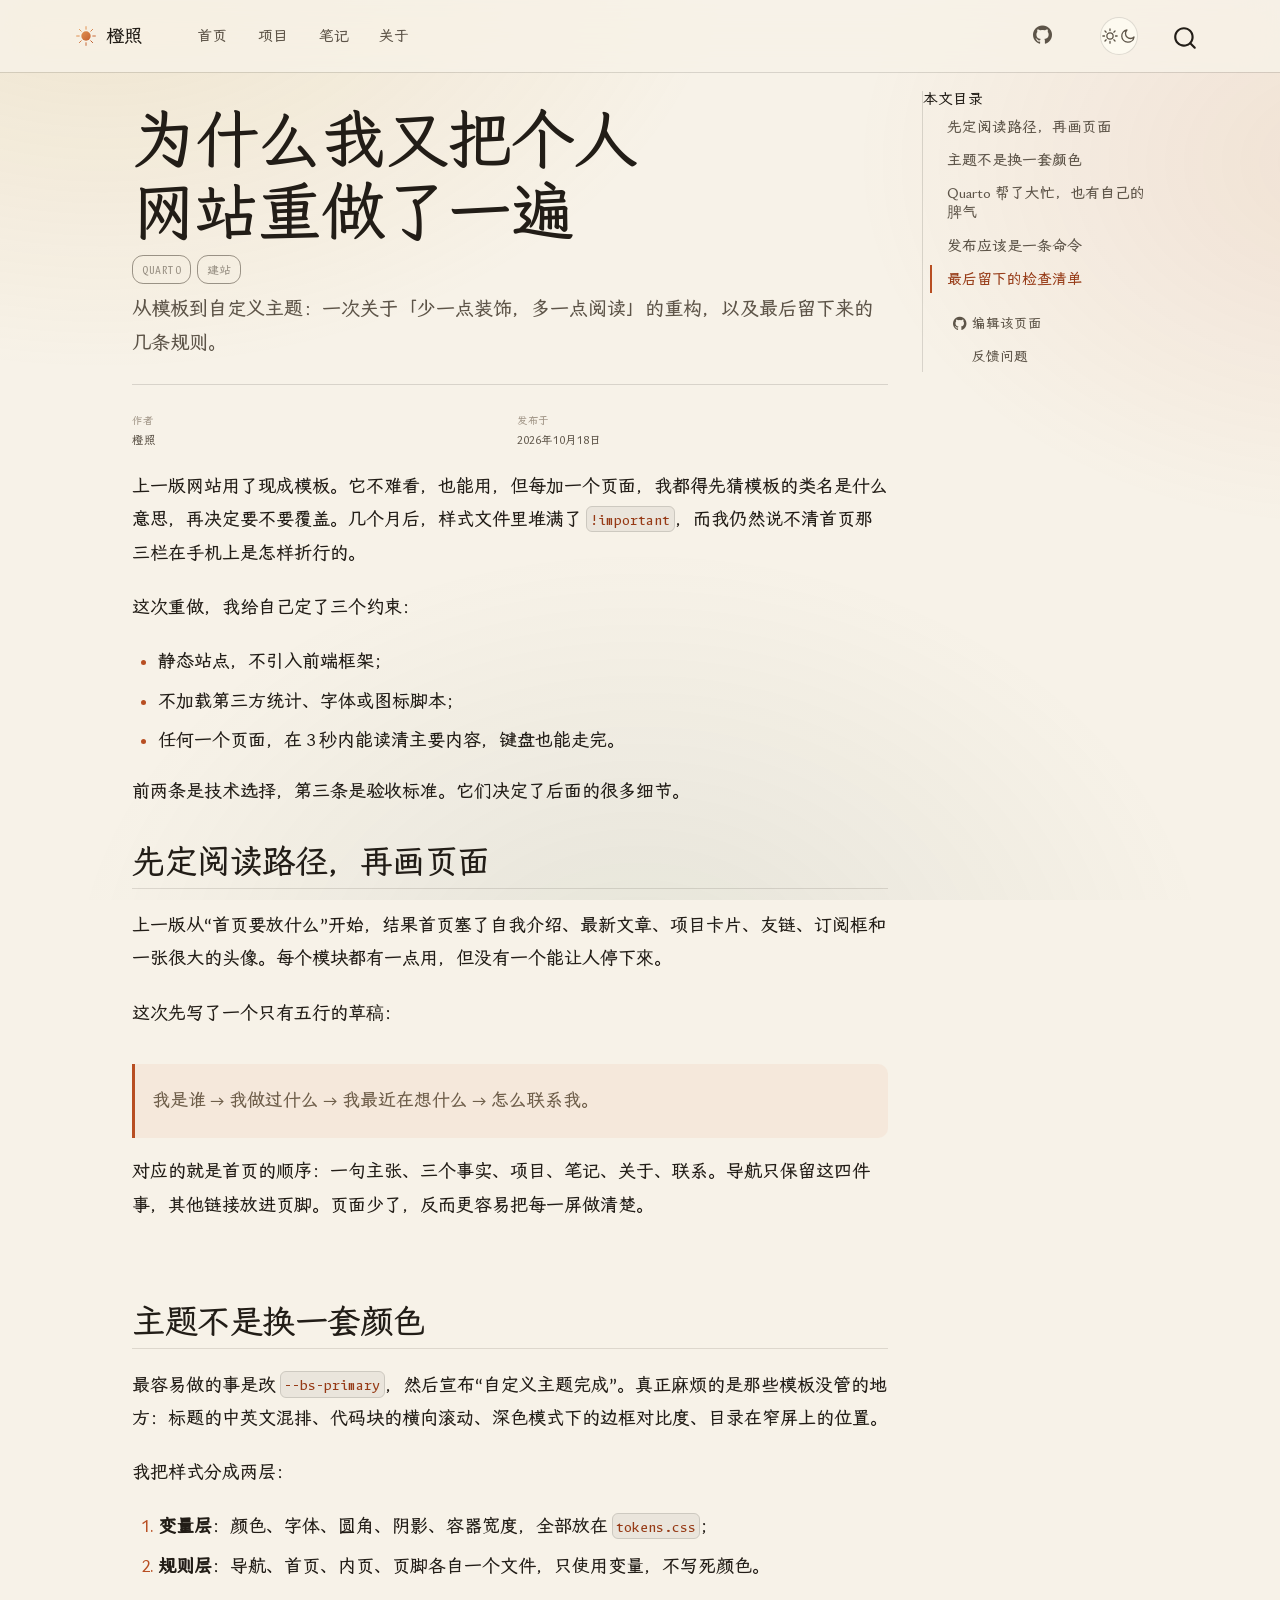
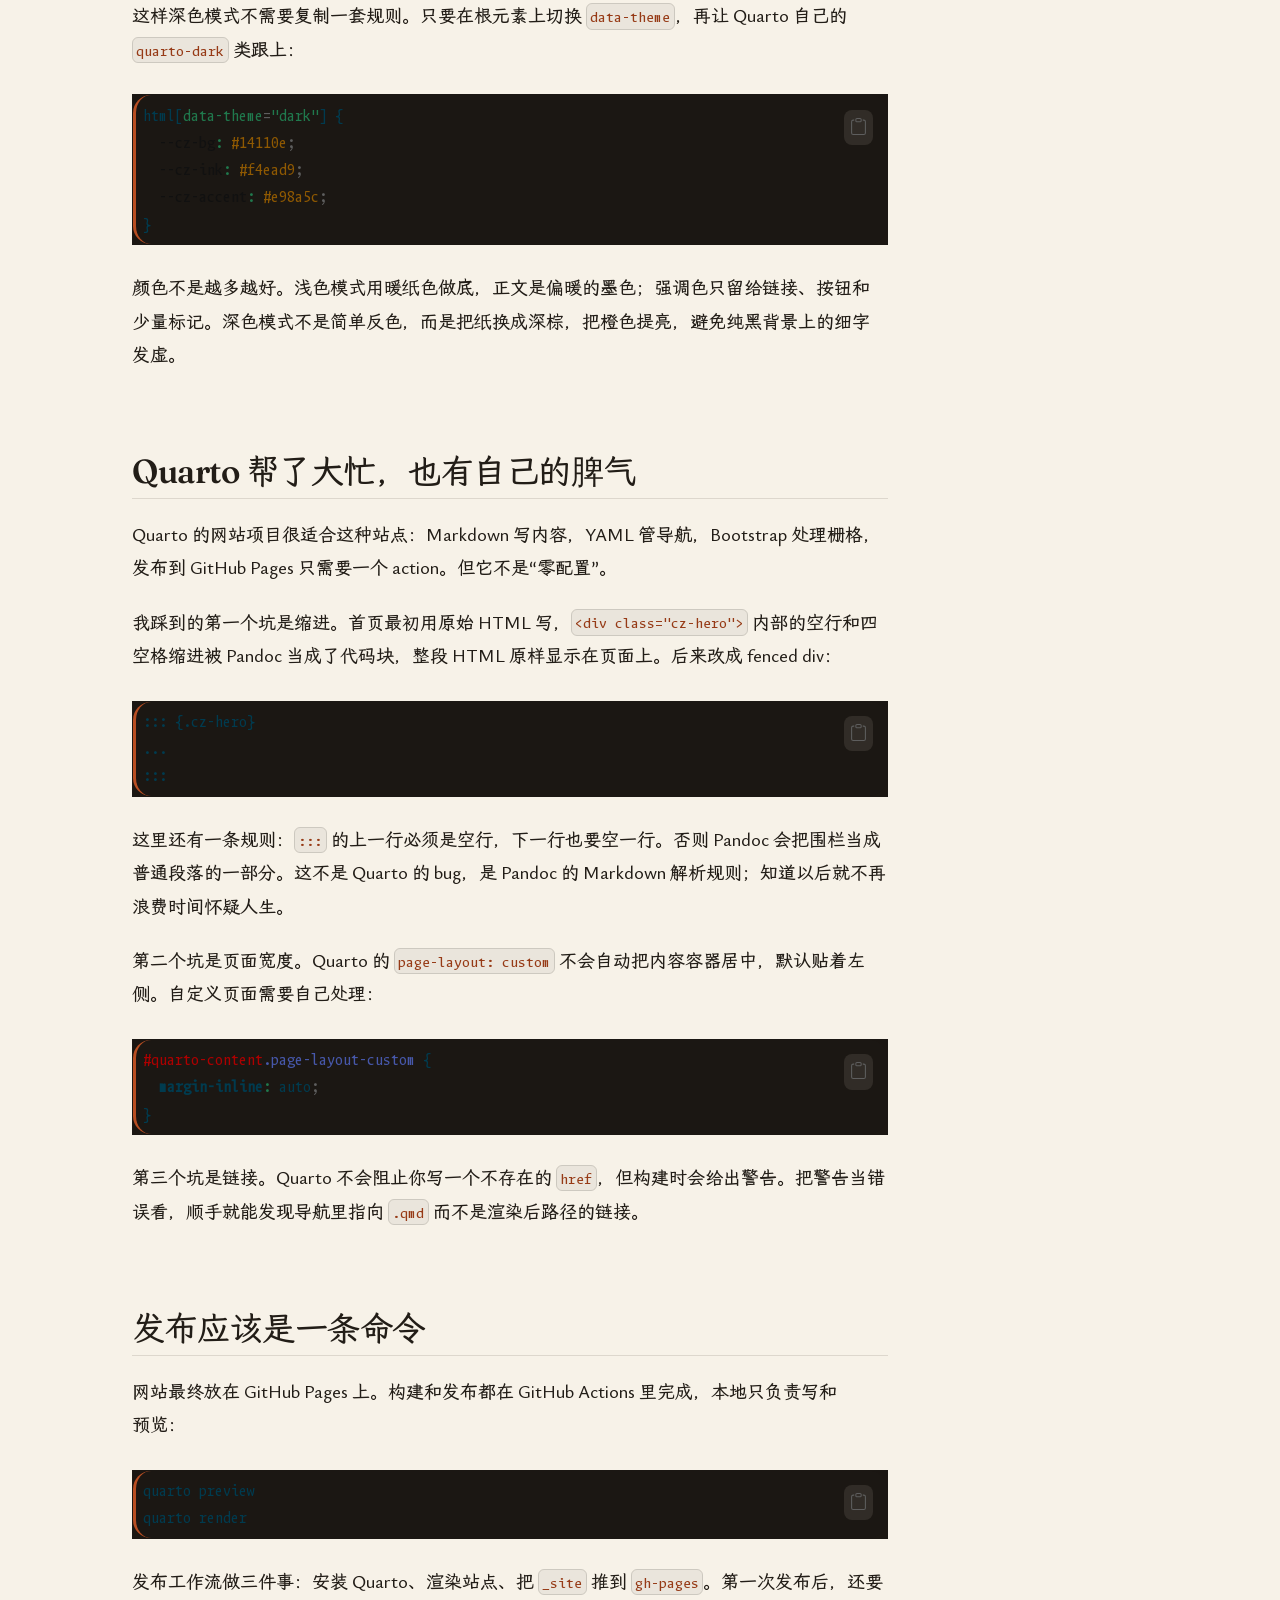
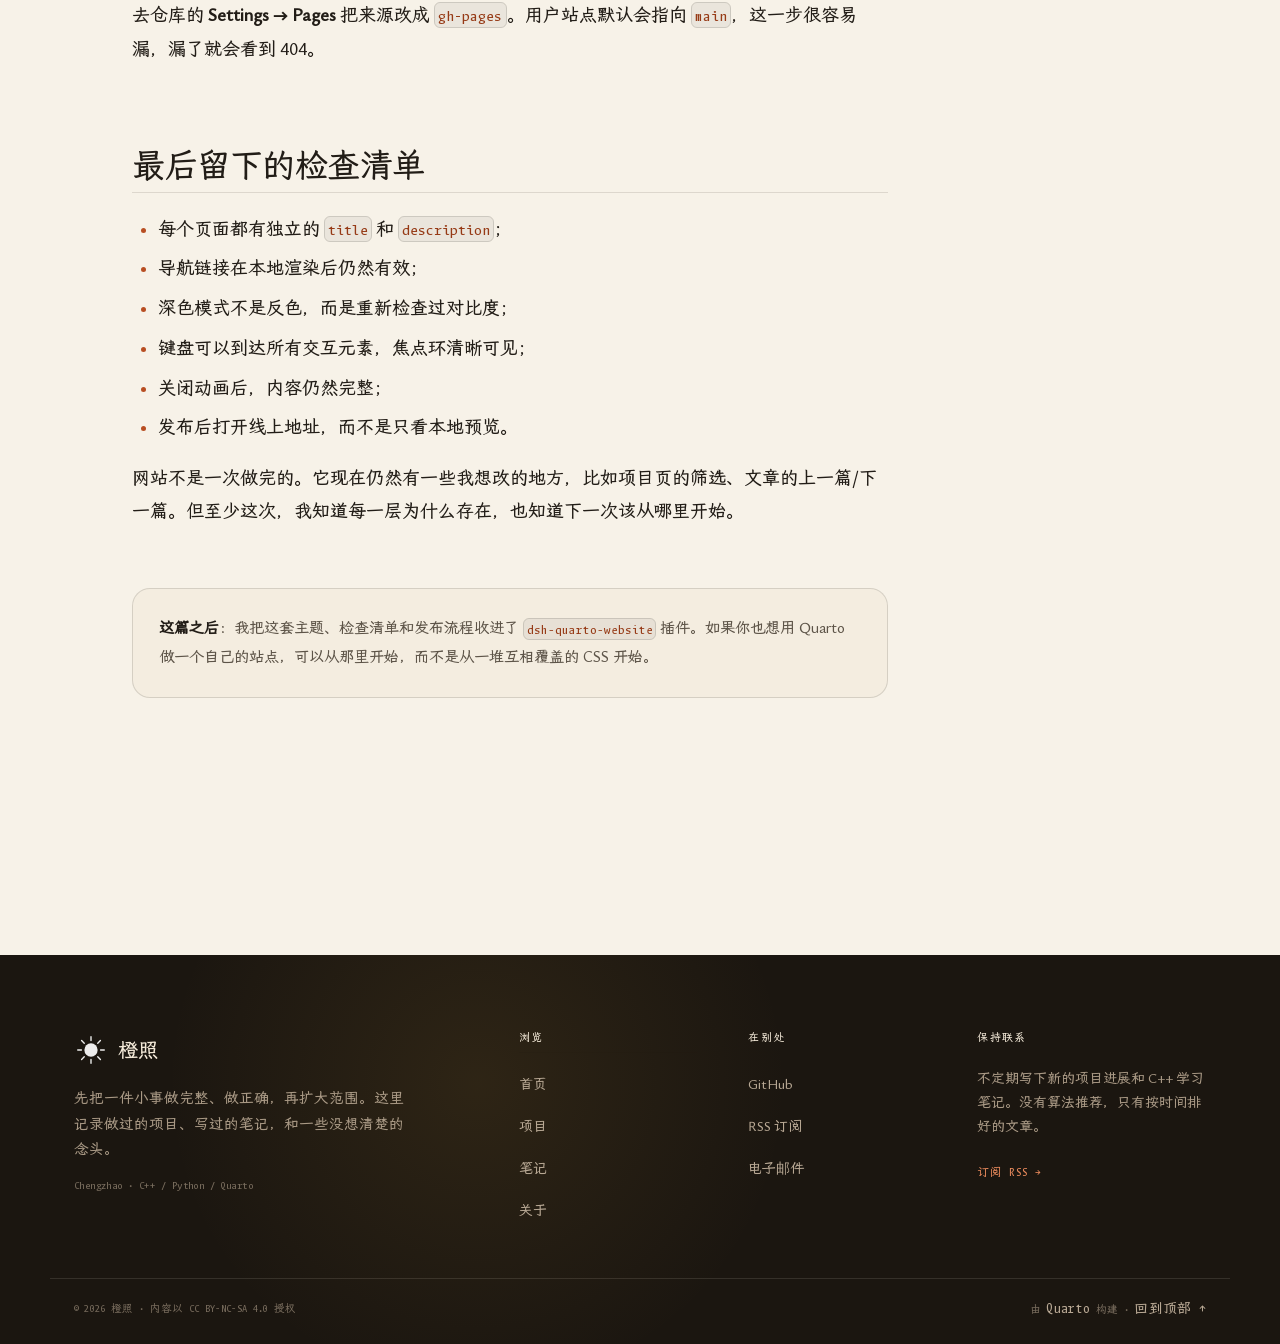
<file: notes/quarto-personal-website/index.html>
<!DOCTYPE html>
<html xmlns="http://www.w3.org/1999/xhtml" lang="zh-CN" xml:lang="zh-CN"><head>

<meta charset="utf-8">
<meta name="generator" content="quarto-1.10.19">

<meta name="viewport" content="width=device-width, initial-scale=1.0, user-scalable=yes">

<meta name="author" content="橙照">
<meta name="description" content="从模板到自定义主题：一次关于「少一点装饰，多一点阅读」的重构，以及最后留下来的几条规则。">

<title>为什么我又把个人网站重做了一遍 – 橙照</title>
<style>
/* Default styles provided by pandoc.
** See https://pandoc.org/MANUAL.html#variables-for-html for config info.
*/
span.smallcaps{font-variant: small-caps;}
div.columns{display: flex; gap: 1.5em;}
div.column{flex: auto;}
@media screen {
div.columns{gap: min(4vw, 1.5em);}
div.column{overflow-x: auto;}
}
div.hanging-indent{margin-left: 1.5em; text-indent: -1.5em;}
ul.task-list{list-style: none;}
ul.task-list li input[type="checkbox"] {
  width: 0.8em;
  margin: 0 0.8em 0.2em -1em; /* quarto-specific, see https://github.com/quarto-dev/quarto-cli/issues/4556 */ 
  vertical-align: middle;
}
/* CSS for syntax highlighting */
html { -webkit-text-size-adjust: 100%; }
pre > code.sourceCode { white-space: pre; position: relative; }
pre > code.sourceCode > span { display: inline-block; line-height: 1.25; }
pre > code.sourceCode > span:empty { height: 1.2em; }
.sourceCode { overflow: visible; }
code.sourceCode > span { color: inherit; text-decoration: inherit; }
div.sourceCode { margin: 1em 0; }
pre.sourceCode { margin: 0; }
@media screen {
div.sourceCode { overflow: auto; }
}
@media print {
pre > code.sourceCode { white-space: pre-wrap; }
pre > code.sourceCode > span { text-indent: -5em; padding-left: 5em; }
}
pre.numberSource code
  { counter-reset: source-line 0; }
pre.numberSource code > span
  { position: relative; left: -4em; counter-increment: source-line; }
pre.numberSource code > span > a:first-child::before
  { content: counter(source-line);
    position: relative; left: -1em; text-align: right; vertical-align: baseline;
    border: none; display: inline-block;
    -webkit-touch-callout: none; -webkit-user-select: none;
    -khtml-user-select: none; -moz-user-select: none;
    -ms-user-select: none; user-select: none;
    padding: 0 4px; width: 4em;
  }
pre.numberSource { margin-left: 3em;  padding-left: 4px; }
div.sourceCode
  {   }
@media screen {
pre > code.sourceCode > span > a:first-child::before { text-decoration: underline; }
}
</style>


<script src="../../site_libs/quarto-nav/quarto-nav.js"></script>
<script src="../../site_libs/clipboard/clipboard.min.js"></script>
<script src="../../site_libs/quarto-search/autocomplete.umd.js"></script>
<script src="../../site_libs/quarto-search/fuse.min.js"></script>
<script src="../../site_libs/quarto-search/quarto-search.js"></script>
<meta name="quarto:offset" content="../../">
<link href="../../theme/assets/favicon.svg" rel="icon" type="image/svg+xml">
<script src="../../site_libs/quarto-html/quarto.js" type="module"></script>
<script src="../../site_libs/quarto-html/tabsets/tabsets.js" type="module"></script>
<script src="../../site_libs/quarto-html/popper.min.js"></script>
<script src="../../site_libs/quarto-html/tippy.umd.min.js"></script>
<link href="../../site_libs/quarto-html/tippy.css" rel="stylesheet">
<link href="../../site_libs/quarto-html/quarto-syntax-highlighting-6ad3a35b9ca6f1e4ce69034736147068.css" rel="stylesheet" class="quarto-color-scheme" id="quarto-text-highlighting-styles">
<link href="../../site_libs/quarto-html/quarto-syntax-highlighting-dark-f088d3bfda5e7fc58be7380fff3cf0f4.css" rel="stylesheet" class="quarto-color-scheme quarto-color-alternate" id="quarto-text-highlighting-styles">
<link href="../../site_libs/quarto-html/quarto-syntax-highlighting-6ad3a35b9ca6f1e4ce69034736147068.css" rel="stylesheet" class="quarto-color-scheme-extra" id="quarto-text-highlighting-styles">
<script src="../../site_libs/bootstrap/bootstrap.min.js"></script>
<link href="../../site_libs/bootstrap/bootstrap-icons.css" rel="stylesheet">
<link href="../../site_libs/bootstrap/bootstrap-33b0072616bddd210a10444cc1897761.min.css" rel="stylesheet" append-hash="true" class="quarto-color-scheme" id="quarto-bootstrap" data-mode="light">
<link href="../../site_libs/bootstrap/bootstrap-dark-2a50a87ff0a168634bd6a3ba98b96992.min.css" rel="stylesheet" append-hash="true" class="quarto-color-scheme quarto-color-alternate" id="quarto-bootstrap" data-mode="dark">
<link href="../../site_libs/bootstrap/bootstrap-33b0072616bddd210a10444cc1897761.min.css" rel="stylesheet" append-hash="true" class="quarto-color-scheme-extra" id="quarto-bootstrap" data-mode="light">
<script id="quarto-search-options" type="application/json">{
  "location": "navbar",
  "copy-button": false,
  "collapse-after": 3,
  "panel-placement": "end",
  "type": "overlay",
  "limit": 20,
  "keyboard-shortcut": [
    "f",
    "/",
    "s"
  ],
  "language": {
    "search-no-results-text": "没有结果",
    "search-matching-documents-text": "匹配的文档",
    "search-copy-link-title": "复制搜索链接",
    "search-hide-matches-text": "隐藏其它匹配结果",
    "search-more-match-text": "更多匹配结果",
    "search-more-matches-text": "更多匹配结果",
    "search-clear-button-title": "清除",
    "search-text-placeholder": "",
    "search-detached-cancel-button-title": "取消",
    "search-submit-button-title": "提交",
    "search-label": "搜索"
  }
}</script>
<style>html{ scroll-behavior: smooth; }</style>
<!-- 主题初始化必须早于首屏绘制：只改 <html>，body 类在 DOMContentLoaded 后同步。 -->
<meta name="color-scheme" content="light dark">
<meta name="theme-color" content="#F7F2E8">
<script>
  (function () {
    var root = document.documentElement;
    root.classList.add('js');
    try {
      var saved = localStorage.getItem('cz-theme');
      if (saved === 'dark' || saved === 'light') {
        root.dataset.theme = saved;
        root.dataset.bsTheme = saved;
        root.style.colorScheme = saved;
        var meta = document.querySelector('meta[name="theme-color"]');
        if (meta) meta.setAttribute('content', saved === 'dark' ? '#15120F' : '#F7F2E8');
      }
    } catch (error) {
      /* 隐私模式下 localStorage 可能不可用，保持默认浅色。 */
    }
  })();
</script>
<link rel="preload" href="../../theme/assets/fonts/lxgw-bright-medium-common.woff2" as="font" type="font/woff2" crossorigin="">
<link rel="preload" href="../../theme/assets/fonts/fraunces-latin-standard-normal.woff2" as="font" type="font/woff2" crossorigin="">


<link rel="stylesheet" href="../../theme/css/tokens.css">
<link rel="stylesheet" href="../../theme/css/base.css">
<link rel="stylesheet" href="../../theme/css/navbar.css">
<link rel="stylesheet" href="../../theme/css/landing.css">
<link rel="stylesheet" href="../../theme/css/pages.css">
<link rel="stylesheet" href="../../theme/css/footer.css">
<meta property="og:title" content="为什么我又把个人网站重做了一遍">
<meta property="og:description" content="从模板到自定义主题：一次关于「少一点装饰，多一点阅读」的重构，以及最后留下来的几条规则。">
<meta property="og:site_name" content="橙照">
<meta name="twitter:title" content="为什么我又把个人网站重做了一遍">
<meta name="twitter:description" content="从模板到自定义主题：一次关于「少一点装饰，多一点阅读」的重构，以及最后留下来的几条规则。">
<meta name="twitter:card" content="summary">
  <link rel="canonical" href="https://chengzhao-dev.github.io/notes/quarto-personal-website/">
  <meta property="og:url" content="https://chengzhao-dev.github.io/notes/quarto-personal-website/">
</head>

<body class="nav-fixed quarto-light"><script id="quarto-html-before-body" type="application/javascript">
    const toggleBodyColorMode = (bsSheetEl) => {
      const mode = bsSheetEl.getAttribute("data-mode");
      const bodyEl = window.document.querySelector("body");
      if (mode === "dark") {
        bodyEl.classList.add("quarto-dark");
        bodyEl.classList.remove("quarto-light");
      } else {
        bodyEl.classList.add("quarto-light");
        bodyEl.classList.remove("quarto-dark");
      }
    }
    const toggleBodyColorPrimary = () => {
      const bsSheetEl = window.document.querySelector("link#quarto-bootstrap:not([rel=disabled-stylesheet])");
      if (bsSheetEl) {
        toggleBodyColorMode(bsSheetEl);
      }
    }
    const setColorSchemeToggle = (alternate) => {
      const toggles = window.document.querySelectorAll('.quarto-color-scheme-toggle');
      for (let i=0; i < toggles.length; i++) {
        const toggle = toggles[i];
        if (toggle) {
          if (alternate) {
            toggle.classList.add("alternate");
          } else {
            toggle.classList.remove("alternate");
          }
        }
      }
    };
    const toggleColorMode = (alternate) => {
      // Switch the stylesheets
      const primaryStylesheets = window.document.querySelectorAll('link.quarto-color-scheme:not(.quarto-color-alternate)');
      const alternateStylesheets = window.document.querySelectorAll('link.quarto-color-scheme.quarto-color-alternate');
      manageTransitions('#quarto-margin-sidebar .nav-link', false);
      if (alternate) {
        // note: dark is layered on light, we don't disable primary!
        enableStylesheet(alternateStylesheets);
        for (const sheetNode of alternateStylesheets) {
          if (sheetNode.id === "quarto-bootstrap") {
            toggleBodyColorMode(sheetNode);
          }
        }
      } else {
        disableStylesheet(alternateStylesheets);
        enableStylesheet(primaryStylesheets)
        toggleBodyColorPrimary();
      }
      manageTransitions('#quarto-margin-sidebar .nav-link', true);
      // Switch the toggles
      setColorSchemeToggle(alternate)
      // Hack to workaround the fact that safari doesn't
      // properly recolor the scrollbar when toggling (#1455)
      if (navigator.userAgent.indexOf('Safari') > 0 && navigator.userAgent.indexOf('Chrome') == -1) {
        manageTransitions("body", false);
        window.scrollTo(0, 1);
        setTimeout(() => {
          window.scrollTo(0, 0);
          manageTransitions("body", true);
        }, 40);
      }
    }
    const disableStylesheet = (stylesheets) => {
      for (let i=0; i < stylesheets.length; i++) {
        const stylesheet = stylesheets[i];
        stylesheet.rel = 'disabled-stylesheet';
      }
    }
    const enableStylesheet = (stylesheets) => {
      for (let i=0; i < stylesheets.length; i++) {
        const stylesheet = stylesheets[i];
        if(stylesheet.rel !== 'stylesheet') { // for Chrome, which will still FOUC without this check
          stylesheet.rel = 'stylesheet';
        }
      }
    }
    const manageTransitions = (selector, allowTransitions) => {
      const els = window.document.querySelectorAll(selector);
      for (let i=0; i < els.length; i++) {
        const el = els[i];
        if (allowTransitions) {
          el.classList.remove('notransition');
        } else {
          el.classList.add('notransition');
        }
      }
    }
    const isFileUrl = () => {
      return window.location.protocol === 'file:';
    }
    const hasAlternateSentinel = () => {
      let styleSentinel = getColorSchemeSentinel();
      if (styleSentinel !== null) {
        return styleSentinel === "alternate";
      } else {
        return false;
      }
    }
    const setStyleSentinel = (alternate) => {
      const value = alternate ? "alternate" : "default";
      if (!isFileUrl()) {
        window.localStorage.setItem("quarto-color-scheme", value);
      } else {
        localAlternateSentinel = value;
      }
    }
    const getColorSchemeSentinel = () => {
      if (!isFileUrl()) {
        const storageValue = window.localStorage.getItem("quarto-color-scheme");
        return storageValue != null ? storageValue : localAlternateSentinel;
      } else {
        return localAlternateSentinel;
      }
    }
    const toggleGiscusIfUsed = (isAlternate, darkModeDefault) => {
      const baseTheme = document.querySelector('#giscus-base-theme')?.value ?? 'light';
      const alternateTheme = document.querySelector('#giscus-alt-theme')?.value ?? 'dark';
      let newTheme = '';
      if(authorPrefersDark) {
        newTheme = isAlternate ? baseTheme : alternateTheme;
      } else {
        newTheme = isAlternate ? alternateTheme : baseTheme;
      }
      const changeGiscusTheme = () => {
        // From: https://github.com/giscus/giscus/issues/336
        const sendMessage = (message) => {
          const iframe = document.querySelector('iframe.giscus-frame');
          if (!iframe) return;
          iframe.contentWindow.postMessage({ giscus: message }, 'https://giscus.app');
        }
        sendMessage({
          setConfig: {
            theme: newTheme
          }
        });
      }
      const isGiscussLoaded = window.document.querySelector('iframe.giscus-frame') !== null;
      if (isGiscussLoaded) {
        changeGiscusTheme();
      }
    };
    const authorPrefersDark = false;
    const darkModeDefault = authorPrefersDark;
      document.querySelector('link#quarto-text-highlighting-styles.quarto-color-scheme-extra').rel = 'disabled-stylesheet';
      document.querySelector('link#quarto-bootstrap.quarto-color-scheme-extra').rel = 'disabled-stylesheet';
    let localAlternateSentinel = darkModeDefault ? 'alternate' : 'default';
    // Dark / light mode switch
    window.quartoToggleColorScheme = () => {
      // Read the current dark / light value
      let toAlternate = !hasAlternateSentinel();
      toggleColorMode(toAlternate);
      setStyleSentinel(toAlternate);
      toggleGiscusIfUsed(toAlternate, darkModeDefault);
      window.dispatchEvent(new Event('resize'));
    };
    // Switch to dark mode if need be
    if (hasAlternateSentinel()) {
      toggleColorMode(true);
    } else {
      toggleColorMode(false);
    }
  </script>

<div id="quarto-search-results"></div>
  <header id="quarto-header" class="headroom fixed-top">
    <nav class="navbar navbar-expand-lg " data-bs-theme="dark">
      <div class="navbar-container container-fluid">
      <div class="navbar-brand-container mx-auto">
    <a href="../../index.html" class="navbar-brand navbar-brand-logo">
    <img src="../../theme/assets/brand-mark.svg" alt="橙照的品牌标记：一枚从地平线升起的橙色圆点" class="navbar-logo light-content">
    <img src="../../theme/assets/brand-mark.svg" alt="橙照的品牌标记：一枚从地平线升起的橙色圆点" class="navbar-logo dark-content">
    </a>
    <a class="navbar-brand" href="../../index.html">
    <span class="navbar-title">橙照</span>
    </a>
  </div>
            <div id="quarto-search" class="" title="搜索"></div>
          <button class="navbar-toggler" type="button" data-bs-toggle="collapse" data-bs-target="#navbarCollapse" aria-controls="navbarCollapse" role="menu" aria-expanded="false" aria-label="展开或折叠导航栏" onclick="if (window.quartoToggleHeadroom) { window.quartoToggleHeadroom(); }">
  <span class="navbar-toggler-icon"></span>
</button>
          <div class="collapse navbar-collapse" id="navbarCollapse">
            <ul class="navbar-nav navbar-nav-scroll me-auto">
  <li class="nav-item">
    <a class="nav-link" href="../../index.html"> 
<span class="menu-text">首页</span></a>
  </li>  
  <li class="nav-item">
    <a class="nav-link" href="../../projects/index.html"> 
<span class="menu-text">项目</span></a>
  </li>  
  <li class="nav-item">
    <a class="nav-link" href="../../notes/index.html"> 
<span class="menu-text">笔记</span></a>
  </li>  
  <li class="nav-item">
    <a class="nav-link" href="../../about/index.html"> 
<span class="menu-text">关于</span></a>
  </li>  
</ul>
            <ul class="navbar-nav navbar-nav-scroll ms-auto">
  <li class="nav-item compact">
    <a class="nav-link" href="https://github.com/chengzhao-dev"> <i class="bi bi-github" role="img" aria-label="GitHub：chengzhao-dev">
</i> 
<span class="menu-text"></span></a>
  </li>  
</ul>
          </div> <!-- /navcollapse -->
            <div class="quarto-navbar-tools">
  <a href="" class="quarto-color-scheme-toggle quarto-navigation-tool  px-1" onclick="window.quartoToggleColorScheme(); return false;" title="切换深色模式"><i class="bi"></i></a>
</div>
      </div> <!-- /container-fluid -->
    </nav>
</header>
<!-- content -->
<div id="quarto-content" class="quarto-container page-columns page-rows-contents page-layout-article page-navbar">
<!-- sidebar -->
<!-- margin-sidebar -->
    <div id="quarto-margin-sidebar" class="sidebar margin-sidebar">
        <nav id="TOC" role="doc-toc" class="toc-active">
    <h2 id="toc-title">本文目录</h2>
   
  <ul>
  <li><a href="#先定阅读路径再画页面" id="toc-先定阅读路径再画页面" class="nav-link active" data-scroll-target="#先定阅读路径再画页面">先定阅读路径，再画页面</a></li>
  <li><a href="#主题不是换一套颜色" id="toc-主题不是换一套颜色" class="nav-link" data-scroll-target="#主题不是换一套颜色">主题不是换一套颜色</a></li>
  <li><a href="#quarto-帮了大忙也有自己的脾气" id="toc-quarto-帮了大忙也有自己的脾气" class="nav-link" data-scroll-target="#quarto-帮了大忙也有自己的脾气">Quarto 帮了大忙，也有自己的脾气</a></li>
  <li><a href="#发布应该是一条命令" id="toc-发布应该是一条命令" class="nav-link" data-scroll-target="#发布应该是一条命令">发布应该是一条命令</a></li>
  <li><a href="#最后留下的检查清单" id="toc-最后留下的检查清单" class="nav-link" data-scroll-target="#最后留下的检查清单">最后留下的检查清单</a></li>
  </ul>
<div class="toc-actions"><ul><li><a href="https://github.com/chengzhao-dev/chengzhao-dev.github.io/edit/main/notes/quarto-personal-website/index.qmd" class="toc-action"><i class="bi bi-github"></i>编辑该页面</a></li><li><a href="https://github.com/chengzhao-dev/chengzhao-dev.github.io/issues/new" class="toc-action"><i class="bi empty"></i>反馈问题</a></li></ul></div></nav>
    </div>
<!-- main -->
<main class="content" id="quarto-document-content">

<a class="cz-skip" href="#quarto-document-content">跳到正文</a>
<div class="cz-progress" id="cz-progress" aria-hidden="true"></div>

<header id="title-block-header" class="quarto-title-block default">
<div class="quarto-title">
<h1 class="title">为什么我又把个人网站重做了一遍</h1>
  <div class="quarto-categories">
    <div class="quarto-category">Quarto</div>
    <div class="quarto-category">建站</div>
  </div>
  </div>

<div>
  <div class="description">
    从模板到自定义主题：一次关于「少一点装饰，多一点阅读」的重构，以及最后留下来的几条规则。
  </div>
</div>


<div class="quarto-title-meta">

    <div>
    <div class="quarto-title-meta-heading">作者</div>
    <div class="quarto-title-meta-contents">
             <p>橙照 </p>
          </div>
  </div>
    
    <div>
    <div class="quarto-title-meta-heading">发布于</div>
    <div class="quarto-title-meta-contents">
      <p class="date">2026年10月18日</p>
    </div>
  </div>
  
    
  </div>
  


</header>


<p>上一版网站用了现成模板。它不难看，也能用，但每加一个页面，我都得先猜模板的类名是什么意思，再决定要不要覆盖。几个月后，样式文件里堆满了 <code>!important</code>，而我仍然说不清首页那三栏在手机上是怎样折行的。</p>
<p>这次重做，我给自己定了三个约束：</p>
<ul>
<li>静态站点，不引入前端框架；</li>
<li>不加载第三方统计、字体或图标脚本；</li>
<li>任何一个页面，在 3 秒内能读清主要内容，键盘也能走完。</li>
</ul>
<p>前两条是技术选择，第三条是验收标准。它们决定了后面的很多细节。</p>
<section id="先定阅读路径再画页面" class="level2">
<h2 data-anchor-id="先定阅读路径再画页面">先定阅读路径，再画页面</h2>
<p>上一版从“首页要放什么”开始，结果首页塞了自我介绍、最新文章、项目卡片、友链、订阅框和一张很大的头像。每个模块都有一点用，但没有一个能让人停下來。</p>
<p>这次先写了一个只有五行的草稿：</p>
<blockquote class="blockquote">
<p>我是谁 → 我做过什么 → 我最近在想什么 → 怎么联系我。</p>
</blockquote>
<p>对应的就是首页的顺序：一句主张、三个事实、项目、笔记、关于、联系。导航只保留这四件事，其他链接放进页脚。页面少了，反而更容易把每一屏做清楚。</p>
</section>
<section id="主题不是换一套颜色" class="level2">
<h2 data-anchor-id="主题不是换一套颜色">主题不是换一套颜色</h2>
<p>最容易做的事是改 <code>--bs-primary</code>，然后宣布“自定义主题完成”。真正麻烦的是那些模板没管的地方：标题的中英文混排、代码块的横向滚动、深色模式下的边框对比度、目录在窄屏上的位置。</p>
<p>我把样式分成两层：</p>
<ol type="1">
<li><strong>变量层</strong>：颜色、字体、圆角、阴影、容器宽度，全部放在 <code>tokens.css</code>；</li>
<li><strong>规则层</strong>：导航、首页、内页、页脚各自一个文件，只使用变量，不写死颜色。</li>
</ol>
<p>这样深色模式不需要复制一套规则。只要在根元素上切换 <code>data-theme</code>，再让 Quarto 自己的 <code>quarto-dark</code> 类跟上：</p>
<div class="code-copy-outer-scaffold"><div class="sourceCode" id="cb1"><pre class="sourceCode css code-with-copy"><code class="sourceCode css"><span id="cb1-1"><a href="#cb1-1" aria-hidden="true" tabindex="-1"></a>html<span class="ex">[</span><span class="ss">data-theme</span><span class="op">=</span><span class="st">"dark"</span><span class="ex">]</span> {</span>
<span id="cb1-2"><a href="#cb1-2" aria-hidden="true" tabindex="-1"></a>  <span class="va">--cz-bg</span><span class="ch">:</span> <span class="cn">#14110e</span><span class="op">;</span></span>
<span id="cb1-3"><a href="#cb1-3" aria-hidden="true" tabindex="-1"></a>  <span class="va">--cz-ink</span><span class="ch">:</span> <span class="cn">#f4ead9</span><span class="op">;</span></span>
<span id="cb1-4"><a href="#cb1-4" aria-hidden="true" tabindex="-1"></a>  <span class="va">--cz-accent</span><span class="ch">:</span> <span class="cn">#e98a5c</span><span class="op">;</span></span>
<span id="cb1-5"><a href="#cb1-5" aria-hidden="true" tabindex="-1"></a>}</span></code></pre></div><button title="复制到剪贴板" class="code-copy-button"><i class="bi"></i></button></div>
<p>颜色不是越多越好。浅色模式用暖纸色做底，正文是偏暖的墨色；强调色只留给链接、按钮和少量标记。深色模式不是简单反色，而是把纸换成深棕，把橙色提亮，避免纯黑背景上的细字发虚。</p>
</section>
<section id="quarto-帮了大忙也有自己的脾气" class="level2">
<h2 data-anchor-id="quarto-帮了大忙也有自己的脾气">Quarto 帮了大忙，也有自己的脾气</h2>
<p>Quarto 的网站项目很适合这种站点：Markdown 写内容，YAML 管导航，Bootstrap 处理栅格，发布到 GitHub Pages 只需要一个 action。但它不是“零配置”。</p>
<p>我踩到的第一个坑是缩进。首页最初用原始 HTML 写，<code>&lt;div class="cz-hero"&gt;</code> 内部的空行和四空格缩进被 Pandoc 当成了代码块，整段 HTML 原样显示在页面上。后来改成 fenced div：</p>
<div class="code-copy-outer-scaffold"><div class="sourceCode" id="cb2"><pre class="sourceCode markdown code-with-copy"><code class="sourceCode markdown"><span id="cb2-1"><a href="#cb2-1" aria-hidden="true" tabindex="-1"></a>::: {.cz-hero}</span>
<span id="cb2-2"><a href="#cb2-2" aria-hidden="true" tabindex="-1"></a>...</span>
<span id="cb2-3"><a href="#cb2-3" aria-hidden="true" tabindex="-1"></a>:::</span></code></pre></div><button title="复制到剪贴板" class="code-copy-button"><i class="bi"></i></button></div>
<p>这里还有一条规则：<code>:::</code> 的上一行必须是空行，下一行也要空一行。否则 Pandoc 会把围栏当成普通段落的一部分。这不是 Quarto 的 bug，是 Pandoc 的 Markdown 解析规则；知道以后就不再浪费时间怀疑人生。</p>
<p>第二个坑是页面宽度。Quarto 的 <code>page-layout: custom</code> 不会自动把内容容器居中，默认贴着左侧。自定义页面需要自己处理：</p>
<div class="code-copy-outer-scaffold"><div class="sourceCode" id="cb3"><pre class="sourceCode css code-with-copy"><code class="sourceCode css"><span id="cb3-1"><a href="#cb3-1" aria-hidden="true" tabindex="-1"></a><span class="pp">#quarto-content</span><span class="fu">.page-layout-custom</span> {</span>
<span id="cb3-2"><a href="#cb3-2" aria-hidden="true" tabindex="-1"></a>  <span class="kw">margin-inline</span><span class="ch">:</span> <span class="bu">auto</span><span class="op">;</span></span>
<span id="cb3-3"><a href="#cb3-3" aria-hidden="true" tabindex="-1"></a>}</span></code></pre></div><button title="复制到剪贴板" class="code-copy-button"><i class="bi"></i></button></div>
<p>第三个坑是链接。Quarto 不会阻止你写一个不存在的 <code>href</code>，但构建时会给出警告。把警告当错误看，顺手就能发现导航里指向 <code>.qmd</code> 而不是渲染后路径的链接。</p>
</section>
<section id="发布应该是一条命令" class="level2">
<h2 data-anchor-id="发布应该是一条命令">发布应该是一条命令</h2>
<p>网站最终放在 GitHub Pages 上。构建和发布都在 GitHub Actions 里完成，本地只负责写和预览：</p>
<div class="code-copy-outer-scaffold"><div class="sourceCode" id="cb4"><pre class="sourceCode bash code-with-copy"><code class="sourceCode bash"><span id="cb4-1"><a href="#cb4-1" aria-hidden="true" tabindex="-1"></a><span class="ex">quarto</span> preview</span>
<span id="cb4-2"><a href="#cb4-2" aria-hidden="true" tabindex="-1"></a><span class="ex">quarto</span> render</span></code></pre></div><button title="复制到剪贴板" class="code-copy-button"><i class="bi"></i></button></div>
<p>发布工作流做三件事：安装 Quarto、渲染站点、把 <code>_site</code> 推到 <code>gh-pages</code>。第一次发布后，还要去仓库的 <strong>Settings → Pages</strong> 把来源改成 <code>gh-pages</code>。用户站点默认会指向 <code>main</code>，这一步很容易漏，漏了就会看到 404。</p>
</section>
<section id="最后留下的检查清单" class="level2">
<h2 data-anchor-id="最后留下的检查清单">最后留下的检查清单</h2>
<ul>
<li>每个页面都有独立的 <code>title</code> 和 <code>description</code>；</li>
<li>导航链接在本地渲染后仍然有效；</li>
<li>深色模式不是反色，而是重新检查过对比度；</li>
<li>键盘可以到达所有交互元素，焦点环清晰可见；</li>
<li>关闭动画后，内容仍然完整；</li>
<li>发布后打开线上地址，而不是只看本地预览。</li>
</ul>
<p>网站不是一次做完的。它现在仍然有一些我想改的地方，比如项目页的筛选、文章的上一篇/下一篇。但至少这次，我知道每一层为什么存在，也知道下一次该从哪里开始。</p>
<div class="cz-post-end">
<p><strong>这篇之后</strong>：我把这套主题、检查清单和发布流程收进了 <code>dsh-quarto-website</code> 插件。如果你也想用 Quarto 做一个自己的站点，可以从那里开始，而不是从一堆互相覆盖的 CSS 开始。</p>
</div>


</section>

<a onclick="window.scrollTo(0, 0); return false;" role="button" id="quarto-back-to-top"><i class="bi bi-arrow-up"></i> 回到顶部</a></main> <!-- /main -->
<footer class="cz-footer">
  <div class="cz-footer-inner">
    <div class="cz-footer-brand">
      <a class="cz-footer-logo" href="../../">
        <img src="../../theme/assets/brand-mark.svg" alt="" width="34" height="34" loading="lazy">
        <span>橙照</span>
      </a>
      <p>先把一件小事做完整、做正确，再扩大范围。这里记录做过的项目、写过的笔记，和一些没想清楚的念头。</p>
      <p class="cz-footer-note">Chengzhao · C++ / Python / Quarto</p>
    </div>

    <nav aria-label="页脚浏览">
      <h2>浏览</h2>
      <ul>
        <li><a href="../../">首页</a></li>
        <li><a href="../../projects/">项目</a></li>
        <li><a href="../../notes/">笔记</a></li>
        <li><a href="../../about/">关于</a></li>
      </ul>
    </nav>

    <div>
      <h2>在别处</h2>
      <ul>
        <li><a href="https://github.com/chengzhao-dev" rel="me noopener">GitHub</a></li>
        <li><a href="../../notes/index.xml">RSS 订阅</a></li>
        <li><a href="mailto:hsy13626781560@163.com">电子邮件</a></li>
      </ul>
    </div>

    <div class="cz-footer-sub">
      <h2>保持联系</h2>
      <p>不定期写下新的项目进展和 C++ 学习笔记。没有算法推荐，只有按时间排好的文章。</p>
      <a class="cz-footer-subscribe" href="../../notes/index.xml">订阅 RSS <span aria-hidden="true">→</span></a>
    </div>
  </div>

  <div class="cz-footer-bottom">
    <span>© 2026 橙照 · 内容以 CC BY-NC-SA 4.0 授权</span>
    <span>由 <a href="https://quarto.org" rel="noopener">Quarto</a> 构建 · <a href="#quarto-document-content">回到顶部 ↑</a></span>
  </div>
</footer>
<script src="../../theme/js/site.js" defer=""></script>
<script id="quarto-html-after-body" type="application/javascript">
  window.document.addEventListener("DOMContentLoaded", function (event) {
    // Ensure there is a toggle, if there isn't float one in the top right
    if (window.document.querySelector('.quarto-color-scheme-toggle') === null) {
      const a = window.document.createElement('a');
      a.classList.add('top-right');
      a.classList.add('quarto-color-scheme-toggle');
      a.href = "";
      a.onclick = function() { try { window.quartoToggleColorScheme(); } catch {} return false; };
      const i = window.document.createElement("i");
      i.classList.add('bi');
      a.appendChild(i);
      window.document.body.appendChild(a);
    }
    setColorSchemeToggle(hasAlternateSentinel())
    const isCodeAnnotation = (el) => {
      for (const clz of el.classList) {
        if (clz.startsWith('code-annotation-')) {                     
          return true;
        }
      }
      return false;
    }
    const onCopySuccess = function(e) {
      // button target
      const button = e.trigger;
      // don't keep focus
      button.blur();
      // flash "checked"
      button.classList.add('code-copy-button-checked');
      var currentTitle = button.getAttribute("title");
      button.setAttribute("title", "已复制");
      let tooltip;
      if (window.bootstrap) {
        button.setAttribute("data-bs-toggle", "tooltip");
        button.setAttribute("data-bs-placement", "left");
        button.setAttribute("data-bs-title", "已复制");
        tooltip = new bootstrap.Tooltip(button, 
          { trigger: "manual", 
            customClass: "code-copy-button-tooltip",
            offset: [0, -8]});
        tooltip.show();    
      }
      setTimeout(function() {
        if (tooltip) {
          tooltip.hide();
          button.removeAttribute("data-bs-title");
          button.removeAttribute("data-bs-toggle");
          button.removeAttribute("data-bs-placement");
        }
        button.setAttribute("title", currentTitle);
        button.classList.remove('code-copy-button-checked');
      }, 1000);
      // clear code selection
      e.clearSelection();
    }
    const getTextToCopy = function(trigger) {
      const outerScaffold = trigger.parentElement.cloneNode(true);
      const codeEl = outerScaffold.querySelector('code');
      for (const childEl of codeEl.children) {
        if (isCodeAnnotation(childEl)) {
          childEl.remove();
        }
      }
      return codeEl.innerText;
    }
    const clipboard = new window.ClipboardJS('.code-copy-button:not([data-in-quarto-modal])', {
      text: getTextToCopy
    });
    clipboard.on('success', onCopySuccess);
    if (window.document.getElementById('quarto-embedded-source-code-modal')) {
      const clipboardModal = new window.ClipboardJS('.code-copy-button[data-in-quarto-modal]', {
        text: getTextToCopy,
        container: window.document.getElementById('quarto-embedded-source-code-modal')
      });
      clipboardModal.on('success', onCopySuccess);
    }
      var localhostRegex = new RegExp(/^(?:http|https):\/\/localhost\:?[0-9]*\//);
      var mailtoRegex = new RegExp(/^mailto:/);
        var filterRegex = new RegExp("https:\/\/chengzhao-dev\.github\.io");
      var isInternal = (href) => {
          return filterRegex.test(href) || localhostRegex.test(href) || mailtoRegex.test(href);
      }
      // Inspect non-navigation links and adorn them if external
     var links = window.document.querySelectorAll('a[href]:not(.nav-link):not(.navbar-brand):not(.toc-action):not(.sidebar-link):not(.sidebar-item-toggle):not(.pagination-link):not(.no-external):not([aria-hidden]):not(.dropdown-item):not(.quarto-navigation-tool):not(.about-link)');
      for (var i=0; i<links.length; i++) {
        const link = links[i];
        if (!isInternal(link.href)) {
          // undo the damage that might have been done by quarto-nav.js in the case of
          // links that we want to consider external
          if (link.dataset.originalHref !== undefined) {
            link.href = link.dataset.originalHref;
          }
            // target, if specified
            link.setAttribute("target", "_blank");
            if (link.getAttribute("rel") === null) {
              link.setAttribute("rel", "noopener");
            }
        }
      }
    function tippyHover(el, contentFn, onTriggerFn, onUntriggerFn) {
      const config = {
        allowHTML: true,
        maxWidth: 500,
        delay: 100,
        arrow: false,
        appendTo: function(el) {
            return el.parentElement;
        },
        interactive: true,
        interactiveBorder: 10,
        theme: 'quarto',
        placement: 'bottom-start',
      };
      if (contentFn) {
        config.content = contentFn;
      }
      if (onTriggerFn) {
        config.onTrigger = onTriggerFn;
      }
      if (onUntriggerFn) {
        config.onUntrigger = onUntriggerFn;
      }
      window.tippy(el, config); 
    }
    const noterefs = window.document.querySelectorAll('a[role="doc-noteref"]');
    for (var i=0; i<noterefs.length; i++) {
      const ref = noterefs[i];
      tippyHover(ref, function() {
        // use id or data attribute instead here
        let href = ref.getAttribute('data-footnote-href') || ref.getAttribute('href');
        try { href = new URL(href).hash; } catch {}
        const id = href.replace(/^#\/?/, "");
        const note = window.document.getElementById(id);
        if (note) {
          return note.innerHTML;
        } else {
          return "";
        }
      });
    }
    const xrefs = window.document.querySelectorAll('a.quarto-xref');
    const processXRef = (id, note) => {
      // Strip column container classes
      const stripColumnClz = (el) => {
        el.classList.remove("page-full", "page-columns");
        if (el.children) {
          for (const child of el.children) {
            stripColumnClz(child);
          }
        }
      }
      stripColumnClz(note)
      if (id === null || id.startsWith('sec-')) {
        // Special case sections, only their first couple elements
        const container = document.createElement("div");
        if (note.children && note.children.length > 2) {
          container.appendChild(note.children[0].cloneNode(true));
          for (let i = 1; i < note.children.length; i++) {
            const child = note.children[i];
            if (child.tagName === "P" && child.innerText === "") {
              continue;
            } else {
              container.appendChild(child.cloneNode(true));
              break;
            }
          }
          if (window.Quarto?.typesetMath) {
            window.Quarto.typesetMath(container);
          }
          return container.innerHTML
        } else {
          if (window.Quarto?.typesetMath) {
            window.Quarto.typesetMath(note);
          }
          return note.innerHTML;
        }
      } else {
        // Remove any anchor links if they are present
        const anchorLink = note.querySelector('a.anchorjs-link');
        if (anchorLink) {
          anchorLink.remove();
        }
        if (window.Quarto?.typesetMath) {
          window.Quarto.typesetMath(note);
        }
        if (note.classList.contains("callout")) {
          return note.outerHTML;
        } else {
          return note.innerHTML;
        }
      }
    }
    for (var i=0; i<xrefs.length; i++) {
      const xref = xrefs[i];
      tippyHover(xref, undefined, function(instance) {
        instance.disable();
        let url = xref.getAttribute('href');
        let hash = undefined; 
        if (url.startsWith('#')) {
          hash = url;
        } else {
          try { hash = new URL(url).hash; } catch {}
        }
        if (hash) {
          const id = hash.replace(/^#\/?/, "");
          const note = window.document.getElementById(id);
          if (note !== null) {
            try {
              const html = processXRef(id, note.cloneNode(true));
              instance.setContent(html);
            } finally {
              instance.enable();
              instance.show();
            }
          } else {
            // See if we can fetch this
            fetch(url.split('#')[0])
            .then(res => res.text())
            .then(html => {
              const parser = new DOMParser();
              const htmlDoc = parser.parseFromString(html, "text/html");
              const note = htmlDoc.getElementById(id);
              if (note !== null) {
                const html = processXRef(id, note);
                instance.setContent(html);
              } 
            }).finally(() => {
              instance.enable();
              instance.show();
            });
          }
        } else {
          // See if we can fetch a full url (with no hash to target)
          // This is a special case and we should probably do some content thinning / targeting
          fetch(url)
          .then(res => res.text())
          .then(html => {
            const parser = new DOMParser();
            const htmlDoc = parser.parseFromString(html, "text/html");
            const note = htmlDoc.querySelector('main.content');
            if (note !== null) {
              // This should only happen for chapter cross references
              // (since there is no id in the URL)
              // remove the first header
              if (note.children.length > 0 && note.children[0].tagName === "HEADER") {
                note.children[0].remove();
              }
              const html = processXRef(null, note);
              instance.setContent(html);
            } 
          }).finally(() => {
            instance.enable();
            instance.show();
          });
        }
      }, function(instance) {
      });
    }
        let selectedAnnoteEl;
        const selectorForAnnotation = ( cell, annotation) => {
          let cellAttr = 'data-code-cell="' + cell + '"';
          let lineAttr = 'data-code-annotation="' +  annotation + '"';
          const selector = 'span[' + cellAttr + '][' + lineAttr + ']';
          return selector;
        }
        const selectCodeLines = (annoteEl) => {
          const doc = window.document;
          const targetCell = annoteEl.getAttribute("data-target-cell");
          const targetAnnotation = annoteEl.getAttribute("data-target-annotation");
          const annoteSpan = window.document.querySelector(selectorForAnnotation(targetCell, targetAnnotation));
          const lines = annoteSpan.getAttribute("data-code-lines").split(",");
          const lineIds = lines.map((line) => {
            return targetCell + "-" + line;
          })
          let top = null;
          let height = null;
          let parent = null;
          if (lineIds.length > 0) {
              //compute the position of the single el (top and bottom and make a div)
              const el = window.document.getElementById(lineIds[0]);
              top = el.offsetTop;
              height = el.offsetHeight;
              parent = el.parentElement.parentElement;
            if (lineIds.length > 1) {
              const lastEl = window.document.getElementById(lineIds[lineIds.length - 1]);
              const bottom = lastEl.offsetTop + lastEl.offsetHeight;
              height = bottom - top;
            }
            if (top !== null && height !== null && parent !== null) {
              // cook up a div (if necessary) and position it 
              let div = window.document.getElementById("code-annotation-line-highlight");
              if (div === null) {
                div = window.document.createElement("div");
                div.setAttribute("id", "code-annotation-line-highlight");
                div.style.position = 'absolute';
                parent.appendChild(div);
              }
              div.style.top = top - 2 + "px";
              div.style.height = height + 4 + "px";
              div.style.left = 0;
              let gutterDiv = window.document.getElementById("code-annotation-line-highlight-gutter");
              if (gutterDiv === null) {
                gutterDiv = window.document.createElement("div");
                gutterDiv.setAttribute("id", "code-annotation-line-highlight-gutter");
                gutterDiv.style.position = 'absolute';
                const codeCell = window.document.getElementById(targetCell);
                const gutter = codeCell.querySelector('.code-annotation-gutter');
                gutter.appendChild(gutterDiv);
              }
              gutterDiv.style.top = top - 2 + "px";
              gutterDiv.style.height = height + 4 + "px";
            }
            selectedAnnoteEl = annoteEl;
          }
        };
        const unselectCodeLines = () => {
          const elementsIds = ["code-annotation-line-highlight", "code-annotation-line-highlight-gutter"];
          elementsIds.forEach((elId) => {
            const div = window.document.getElementById(elId);
            if (div) {
              div.remove();
            }
          });
          selectedAnnoteEl = undefined;
        };
          // Handle positioning of the toggle
      window.addEventListener(
        "resize",
        throttle(() => {
          elRect = undefined;
          if (selectedAnnoteEl) {
            selectCodeLines(selectedAnnoteEl);
          }
        }, 10)
      );
      function throttle(fn, ms) {
      let throttle = false;
      let timer;
        return (...args) => {
          if(!throttle) { // first call gets through
              fn.apply(this, args);
              throttle = true;
          } else { // all the others get throttled
              if(timer) clearTimeout(timer); // cancel #2
              timer = setTimeout(() => {
                fn.apply(this, args);
                timer = throttle = false;
              }, ms);
          }
        };
      }
        // Attach click handler to the DT
        const annoteDls = window.document.querySelectorAll('dt[data-target-cell]');
        for (const annoteDlNode of annoteDls) {
          annoteDlNode.addEventListener('click', (event) => {
            const clickedEl = event.target;
            if (clickedEl !== selectedAnnoteEl) {
              unselectCodeLines();
              const activeEl = window.document.querySelector('dt[data-target-cell].code-annotation-active');
              if (activeEl) {
                activeEl.classList.remove('code-annotation-active');
              }
              selectCodeLines(clickedEl);
              clickedEl.classList.add('code-annotation-active');
            } else {
              // Unselect the line
              unselectCodeLines();
              clickedEl.classList.remove('code-annotation-active');
            }
          });
        }
    const findCites = (el) => {
      const parentEl = el.parentElement;
      if (parentEl) {
        const cites = parentEl.dataset.cites;
        if (cites) {
          return {
            el,
            cites: cites.split(' ')
          };
        } else {
          return findCites(el.parentElement)
        }
      } else {
        return undefined;
      }
    };
    var bibliorefs = window.document.querySelectorAll('a[role="doc-biblioref"]');
    for (var i=0; i<bibliorefs.length; i++) {
      const ref = bibliorefs[i];
      const citeInfo = findCites(ref);
      if (citeInfo) {
        tippyHover(citeInfo.el, function() {
          var popup = window.document.createElement('div');
          citeInfo.cites.forEach(function(cite) {
            var citeDiv = window.document.createElement('div');
            citeDiv.classList.add('hanging-indent');
            citeDiv.classList.add('csl-entry');
            var biblioDiv = window.document.getElementById('ref-' + cite);
            if (biblioDiv) {
              citeDiv.innerHTML = biblioDiv.innerHTML;
            }
            popup.appendChild(citeDiv);
          });
          return popup.innerHTML;
        });
      }
    }
  });
  </script>
</div> <!-- /content -->




<footer class="footer"><div class="nav-footer"><div class="nav-footer-center"><div class="toc-actions d-sm-block d-md-none"><ul><li><a href="https://github.com/chengzhao-dev/chengzhao-dev.github.io/edit/main/notes/quarto-personal-website/index.qmd" class="toc-action"><i class="bi bi-github"></i>编辑该页面</a></li><li><a href="https://github.com/chengzhao-dev/chengzhao-dev.github.io/issues/new" class="toc-action"><i class="bi empty"></i>反馈问题</a></li></ul></div></div></div></footer><script src="../../site_libs/quarto-html/zenscroll-min.js"></script>
</body></html>
</file>
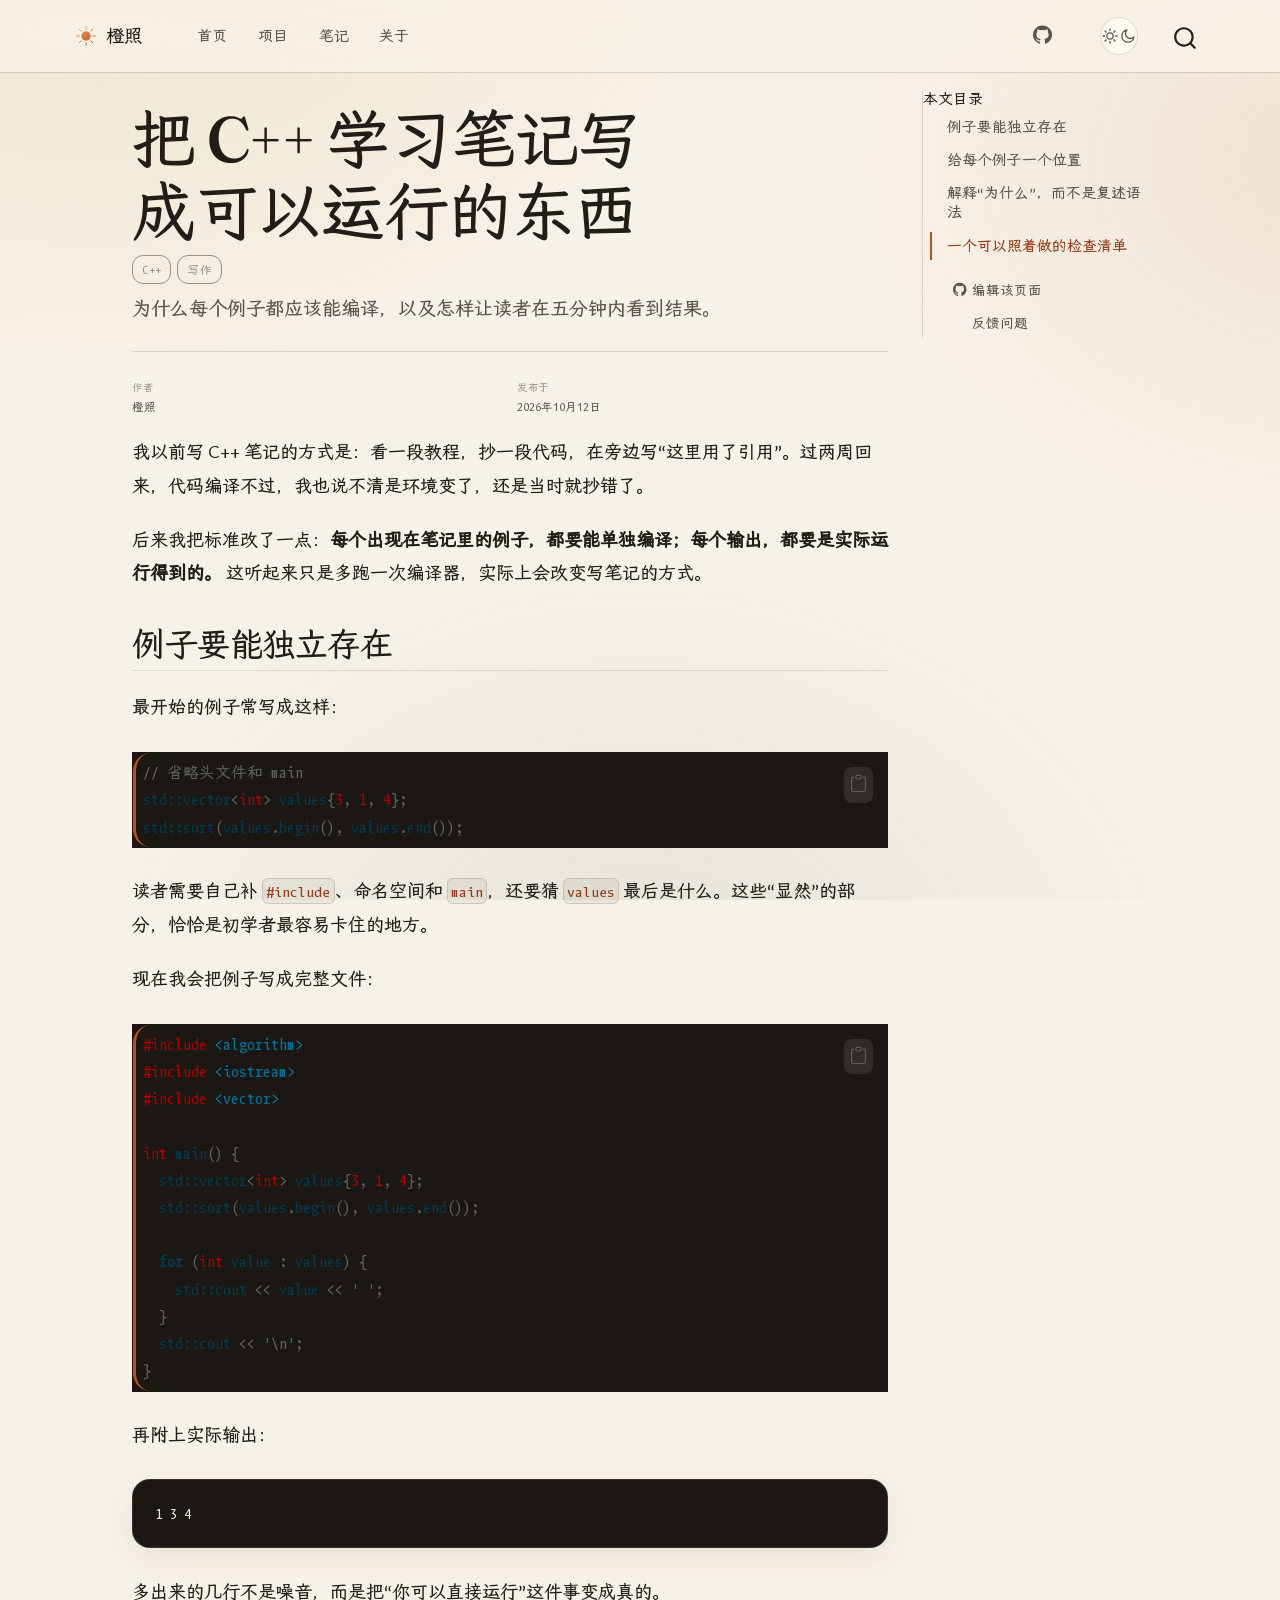
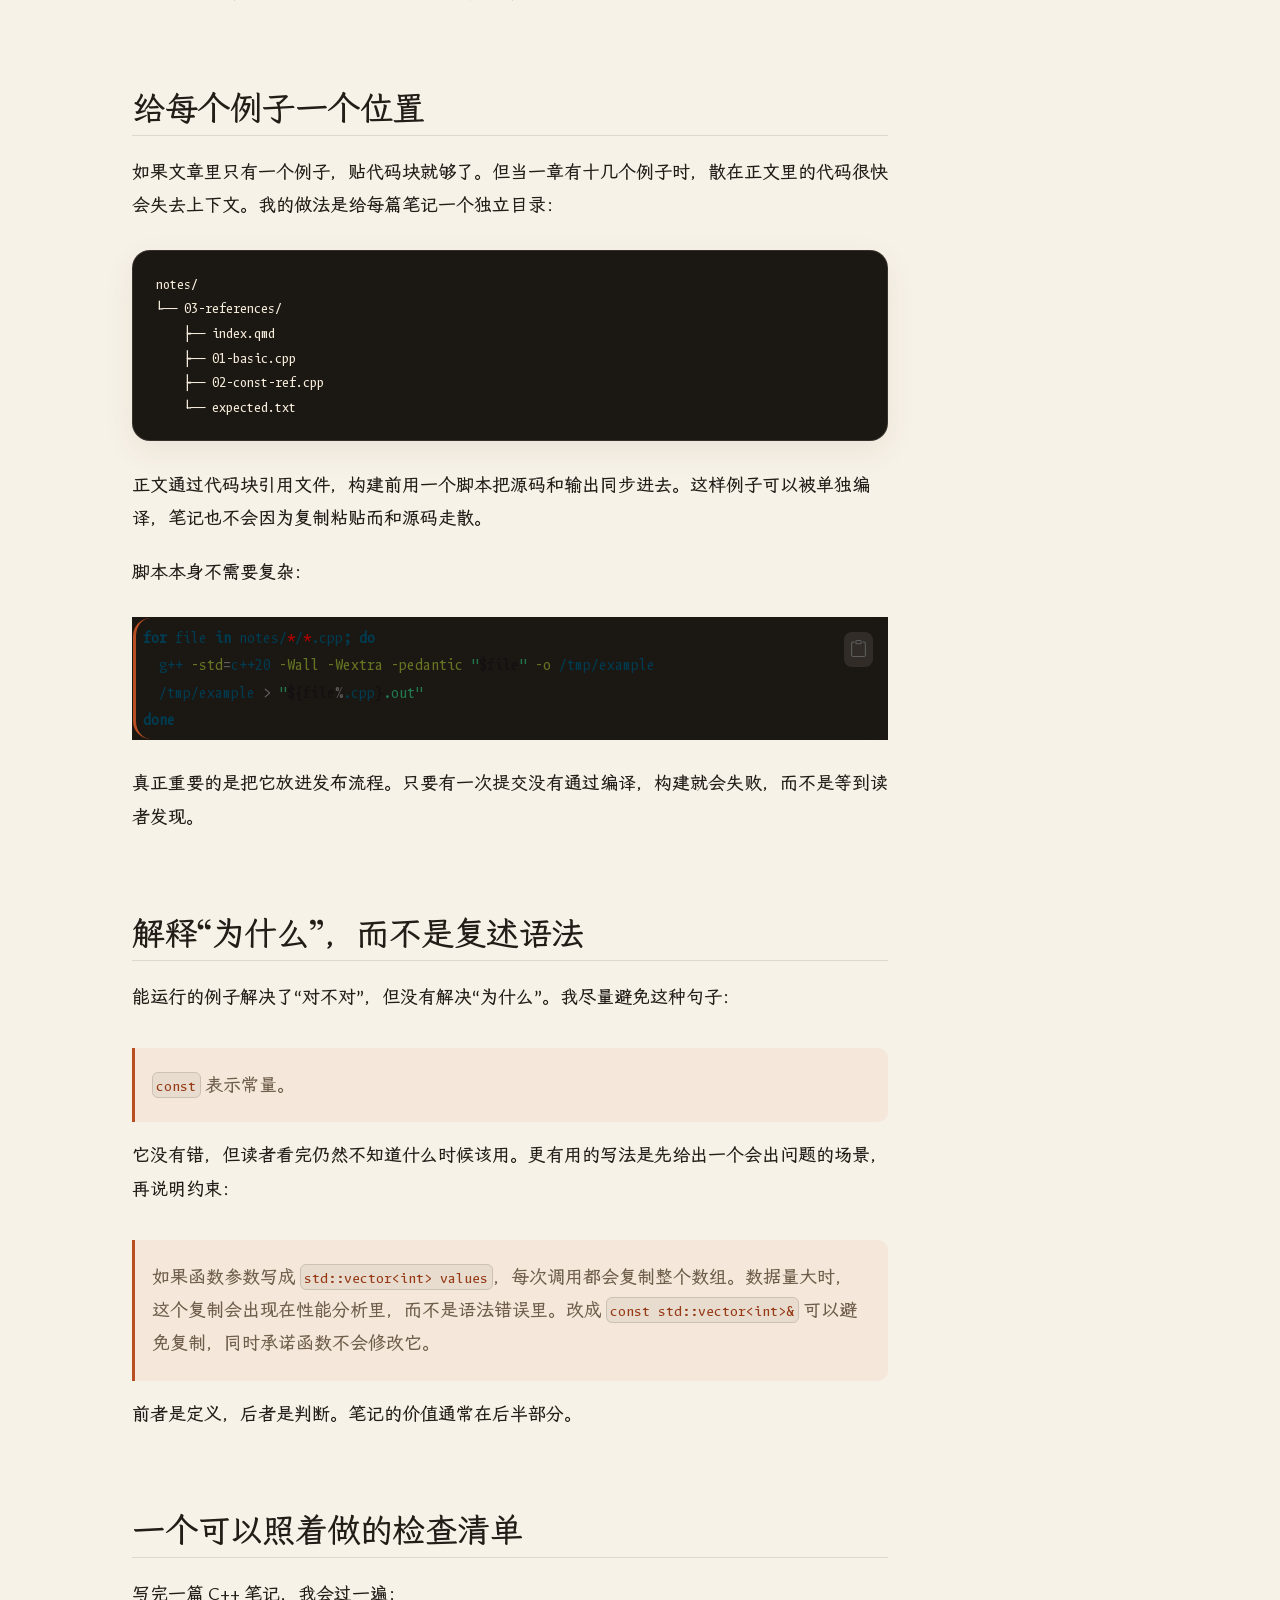
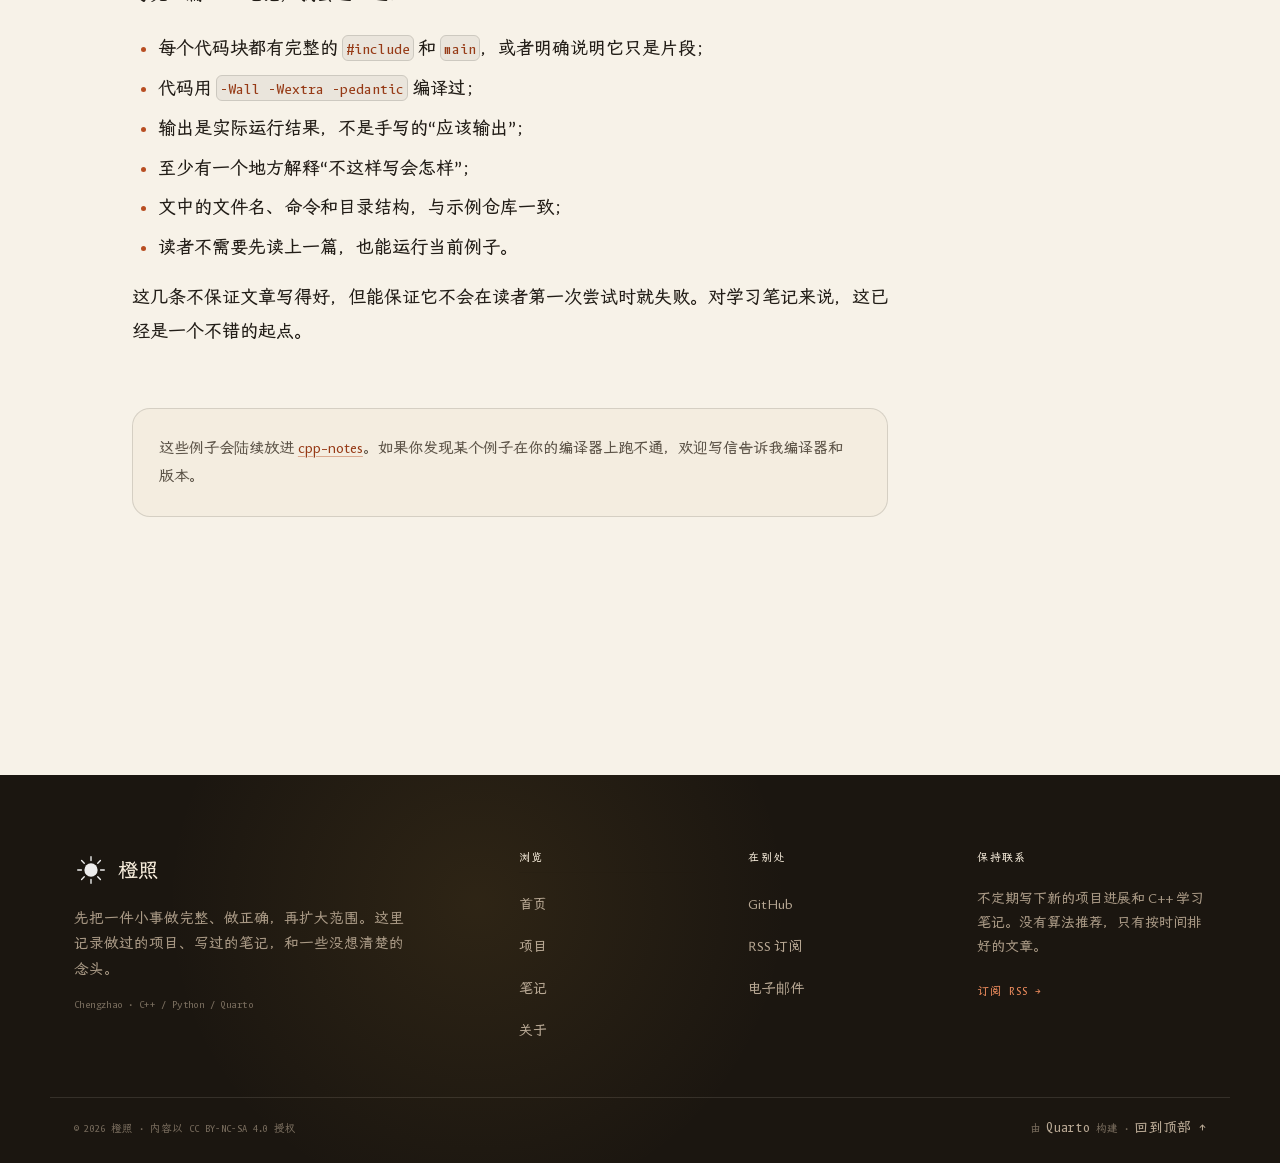
<file: notes/writing-runnable-cpp-notes/index.html>
<!DOCTYPE html>
<html xmlns="http://www.w3.org/1999/xhtml" lang="zh-CN" xml:lang="zh-CN"><head>

<meta charset="utf-8">
<meta name="generator" content="quarto-1.10.19">

<meta name="viewport" content="width=device-width, initial-scale=1.0, user-scalable=yes">

<meta name="author" content="橙照">
<meta name="description" content="为什么每个例子都应该能编译，以及怎样让读者在五分钟内看到结果。">

<title>把 C++ 学习笔记写成可以运行的东西 – 橙照</title>
<style>
/* Default styles provided by pandoc.
** See https://pandoc.org/MANUAL.html#variables-for-html for config info.
*/
span.smallcaps{font-variant: small-caps;}
div.columns{display: flex; gap: 1.5em;}
div.column{flex: auto;}
@media screen {
div.columns{gap: min(4vw, 1.5em);}
div.column{overflow-x: auto;}
}
div.hanging-indent{margin-left: 1.5em; text-indent: -1.5em;}
ul.task-list{list-style: none;}
ul.task-list li input[type="checkbox"] {
  width: 0.8em;
  margin: 0 0.8em 0.2em -1em; /* quarto-specific, see https://github.com/quarto-dev/quarto-cli/issues/4556 */ 
  vertical-align: middle;
}
/* CSS for syntax highlighting */
html { -webkit-text-size-adjust: 100%; }
pre > code.sourceCode { white-space: pre; position: relative; }
pre > code.sourceCode > span { display: inline-block; line-height: 1.25; }
pre > code.sourceCode > span:empty { height: 1.2em; }
.sourceCode { overflow: visible; }
code.sourceCode > span { color: inherit; text-decoration: inherit; }
div.sourceCode { margin: 1em 0; }
pre.sourceCode { margin: 0; }
@media screen {
div.sourceCode { overflow: auto; }
}
@media print {
pre > code.sourceCode { white-space: pre-wrap; }
pre > code.sourceCode > span { text-indent: -5em; padding-left: 5em; }
}
pre.numberSource code
  { counter-reset: source-line 0; }
pre.numberSource code > span
  { position: relative; left: -4em; counter-increment: source-line; }
pre.numberSource code > span > a:first-child::before
  { content: counter(source-line);
    position: relative; left: -1em; text-align: right; vertical-align: baseline;
    border: none; display: inline-block;
    -webkit-touch-callout: none; -webkit-user-select: none;
    -khtml-user-select: none; -moz-user-select: none;
    -ms-user-select: none; user-select: none;
    padding: 0 4px; width: 4em;
  }
pre.numberSource { margin-left: 3em;  padding-left: 4px; }
div.sourceCode
  {   }
@media screen {
pre > code.sourceCode > span > a:first-child::before { text-decoration: underline; }
}
</style>


<script src="../../site_libs/quarto-nav/quarto-nav.js"></script>
<script src="../../site_libs/clipboard/clipboard.min.js"></script>
<script src="../../site_libs/quarto-search/autocomplete.umd.js"></script>
<script src="../../site_libs/quarto-search/fuse.min.js"></script>
<script src="../../site_libs/quarto-search/quarto-search.js"></script>
<meta name="quarto:offset" content="../../">
<link href="../../theme/assets/favicon.svg" rel="icon" type="image/svg+xml">
<script src="../../site_libs/quarto-html/quarto.js" type="module"></script>
<script src="../../site_libs/quarto-html/tabsets/tabsets.js" type="module"></script>
<script src="../../site_libs/quarto-html/popper.min.js"></script>
<script src="../../site_libs/quarto-html/tippy.umd.min.js"></script>
<link href="../../site_libs/quarto-html/tippy.css" rel="stylesheet">
<link href="../../site_libs/quarto-html/quarto-syntax-highlighting-6ad3a35b9ca6f1e4ce69034736147068.css" rel="stylesheet" class="quarto-color-scheme" id="quarto-text-highlighting-styles">
<link href="../../site_libs/quarto-html/quarto-syntax-highlighting-dark-f088d3bfda5e7fc58be7380fff3cf0f4.css" rel="stylesheet" class="quarto-color-scheme quarto-color-alternate" id="quarto-text-highlighting-styles">
<link href="../../site_libs/quarto-html/quarto-syntax-highlighting-6ad3a35b9ca6f1e4ce69034736147068.css" rel="stylesheet" class="quarto-color-scheme-extra" id="quarto-text-highlighting-styles">
<script src="../../site_libs/bootstrap/bootstrap.min.js"></script>
<link href="../../site_libs/bootstrap/bootstrap-icons.css" rel="stylesheet">
<link href="../../site_libs/bootstrap/bootstrap-33b0072616bddd210a10444cc1897761.min.css" rel="stylesheet" append-hash="true" class="quarto-color-scheme" id="quarto-bootstrap" data-mode="light">
<link href="../../site_libs/bootstrap/bootstrap-dark-2a50a87ff0a168634bd6a3ba98b96992.min.css" rel="stylesheet" append-hash="true" class="quarto-color-scheme quarto-color-alternate" id="quarto-bootstrap" data-mode="dark">
<link href="../../site_libs/bootstrap/bootstrap-33b0072616bddd210a10444cc1897761.min.css" rel="stylesheet" append-hash="true" class="quarto-color-scheme-extra" id="quarto-bootstrap" data-mode="light">
<script id="quarto-search-options" type="application/json">{
  "location": "navbar",
  "copy-button": false,
  "collapse-after": 3,
  "panel-placement": "end",
  "type": "overlay",
  "limit": 20,
  "keyboard-shortcut": [
    "f",
    "/",
    "s"
  ],
  "language": {
    "search-no-results-text": "没有结果",
    "search-matching-documents-text": "匹配的文档",
    "search-copy-link-title": "复制搜索链接",
    "search-hide-matches-text": "隐藏其它匹配结果",
    "search-more-match-text": "更多匹配结果",
    "search-more-matches-text": "更多匹配结果",
    "search-clear-button-title": "清除",
    "search-text-placeholder": "",
    "search-detached-cancel-button-title": "取消",
    "search-submit-button-title": "提交",
    "search-label": "搜索"
  }
}</script>
<style>html{ scroll-behavior: smooth; }</style>
<!-- 主题初始化必须早于首屏绘制：只改 <html>，body 类在 DOMContentLoaded 后同步。 -->
<meta name="color-scheme" content="light dark">
<meta name="theme-color" content="#F7F2E8">
<script>
  (function () {
    var root = document.documentElement;
    root.classList.add('js');
    try {
      var saved = localStorage.getItem('cz-theme');
      if (saved === 'dark' || saved === 'light') {
        root.dataset.theme = saved;
        root.dataset.bsTheme = saved;
        root.style.colorScheme = saved;
        var meta = document.querySelector('meta[name="theme-color"]');
        if (meta) meta.setAttribute('content', saved === 'dark' ? '#15120F' : '#F7F2E8');
      }
    } catch (error) {
      /* 隐私模式下 localStorage 可能不可用，保持默认浅色。 */
    }
  })();
</script>
<link rel="preload" href="../../theme/assets/fonts/lxgw-bright-medium-common.woff2" as="font" type="font/woff2" crossorigin="">
<link rel="preload" href="../../theme/assets/fonts/fraunces-latin-standard-normal.woff2" as="font" type="font/woff2" crossorigin="">


<link rel="stylesheet" href="../../theme/css/tokens.css">
<link rel="stylesheet" href="../../theme/css/base.css">
<link rel="stylesheet" href="../../theme/css/navbar.css">
<link rel="stylesheet" href="../../theme/css/landing.css">
<link rel="stylesheet" href="../../theme/css/pages.css">
<link rel="stylesheet" href="../../theme/css/footer.css">
<meta property="og:title" content="把 C++ 学习笔记写成可以运行的东西">
<meta property="og:description" content="为什么每个例子都应该能编译，以及怎样让读者在五分钟内看到结果。">
<meta property="og:site_name" content="橙照">
<meta name="twitter:title" content="把 C++ 学习笔记写成可以运行的东西">
<meta name="twitter:description" content="为什么每个例子都应该能编译，以及怎样让读者在五分钟内看到结果。">
<meta name="twitter:card" content="summary">
  <link rel="canonical" href="https://chengzhao-dev.github.io/notes/writing-runnable-cpp-notes/">
  <meta property="og:url" content="https://chengzhao-dev.github.io/notes/writing-runnable-cpp-notes/">
</head>

<body class="nav-fixed quarto-light"><script id="quarto-html-before-body" type="application/javascript">
    const toggleBodyColorMode = (bsSheetEl) => {
      const mode = bsSheetEl.getAttribute("data-mode");
      const bodyEl = window.document.querySelector("body");
      if (mode === "dark") {
        bodyEl.classList.add("quarto-dark");
        bodyEl.classList.remove("quarto-light");
      } else {
        bodyEl.classList.add("quarto-light");
        bodyEl.classList.remove("quarto-dark");
      }
    }
    const toggleBodyColorPrimary = () => {
      const bsSheetEl = window.document.querySelector("link#quarto-bootstrap:not([rel=disabled-stylesheet])");
      if (bsSheetEl) {
        toggleBodyColorMode(bsSheetEl);
      }
    }
    const setColorSchemeToggle = (alternate) => {
      const toggles = window.document.querySelectorAll('.quarto-color-scheme-toggle');
      for (let i=0; i < toggles.length; i++) {
        const toggle = toggles[i];
        if (toggle) {
          if (alternate) {
            toggle.classList.add("alternate");
          } else {
            toggle.classList.remove("alternate");
          }
        }
      }
    };
    const toggleColorMode = (alternate) => {
      // Switch the stylesheets
      const primaryStylesheets = window.document.querySelectorAll('link.quarto-color-scheme:not(.quarto-color-alternate)');
      const alternateStylesheets = window.document.querySelectorAll('link.quarto-color-scheme.quarto-color-alternate');
      manageTransitions('#quarto-margin-sidebar .nav-link', false);
      if (alternate) {
        // note: dark is layered on light, we don't disable primary!
        enableStylesheet(alternateStylesheets);
        for (const sheetNode of alternateStylesheets) {
          if (sheetNode.id === "quarto-bootstrap") {
            toggleBodyColorMode(sheetNode);
          }
        }
      } else {
        disableStylesheet(alternateStylesheets);
        enableStylesheet(primaryStylesheets)
        toggleBodyColorPrimary();
      }
      manageTransitions('#quarto-margin-sidebar .nav-link', true);
      // Switch the toggles
      setColorSchemeToggle(alternate)
      // Hack to workaround the fact that safari doesn't
      // properly recolor the scrollbar when toggling (#1455)
      if (navigator.userAgent.indexOf('Safari') > 0 && navigator.userAgent.indexOf('Chrome') == -1) {
        manageTransitions("body", false);
        window.scrollTo(0, 1);
        setTimeout(() => {
          window.scrollTo(0, 0);
          manageTransitions("body", true);
        }, 40);
      }
    }
    const disableStylesheet = (stylesheets) => {
      for (let i=0; i < stylesheets.length; i++) {
        const stylesheet = stylesheets[i];
        stylesheet.rel = 'disabled-stylesheet';
      }
    }
    const enableStylesheet = (stylesheets) => {
      for (let i=0; i < stylesheets.length; i++) {
        const stylesheet = stylesheets[i];
        if(stylesheet.rel !== 'stylesheet') { // for Chrome, which will still FOUC without this check
          stylesheet.rel = 'stylesheet';
        }
      }
    }
    const manageTransitions = (selector, allowTransitions) => {
      const els = window.document.querySelectorAll(selector);
      for (let i=0; i < els.length; i++) {
        const el = els[i];
        if (allowTransitions) {
          el.classList.remove('notransition');
        } else {
          el.classList.add('notransition');
        }
      }
    }
    const isFileUrl = () => {
      return window.location.protocol === 'file:';
    }
    const hasAlternateSentinel = () => {
      let styleSentinel = getColorSchemeSentinel();
      if (styleSentinel !== null) {
        return styleSentinel === "alternate";
      } else {
        return false;
      }
    }
    const setStyleSentinel = (alternate) => {
      const value = alternate ? "alternate" : "default";
      if (!isFileUrl()) {
        window.localStorage.setItem("quarto-color-scheme", value);
      } else {
        localAlternateSentinel = value;
      }
    }
    const getColorSchemeSentinel = () => {
      if (!isFileUrl()) {
        const storageValue = window.localStorage.getItem("quarto-color-scheme");
        return storageValue != null ? storageValue : localAlternateSentinel;
      } else {
        return localAlternateSentinel;
      }
    }
    const toggleGiscusIfUsed = (isAlternate, darkModeDefault) => {
      const baseTheme = document.querySelector('#giscus-base-theme')?.value ?? 'light';
      const alternateTheme = document.querySelector('#giscus-alt-theme')?.value ?? 'dark';
      let newTheme = '';
      if(authorPrefersDark) {
        newTheme = isAlternate ? baseTheme : alternateTheme;
      } else {
        newTheme = isAlternate ? alternateTheme : baseTheme;
      }
      const changeGiscusTheme = () => {
        // From: https://github.com/giscus/giscus/issues/336
        const sendMessage = (message) => {
          const iframe = document.querySelector('iframe.giscus-frame');
          if (!iframe) return;
          iframe.contentWindow.postMessage({ giscus: message }, 'https://giscus.app');
        }
        sendMessage({
          setConfig: {
            theme: newTheme
          }
        });
      }
      const isGiscussLoaded = window.document.querySelector('iframe.giscus-frame') !== null;
      if (isGiscussLoaded) {
        changeGiscusTheme();
      }
    };
    const authorPrefersDark = false;
    const darkModeDefault = authorPrefersDark;
      document.querySelector('link#quarto-text-highlighting-styles.quarto-color-scheme-extra').rel = 'disabled-stylesheet';
      document.querySelector('link#quarto-bootstrap.quarto-color-scheme-extra').rel = 'disabled-stylesheet';
    let localAlternateSentinel = darkModeDefault ? 'alternate' : 'default';
    // Dark / light mode switch
    window.quartoToggleColorScheme = () => {
      // Read the current dark / light value
      let toAlternate = !hasAlternateSentinel();
      toggleColorMode(toAlternate);
      setStyleSentinel(toAlternate);
      toggleGiscusIfUsed(toAlternate, darkModeDefault);
      window.dispatchEvent(new Event('resize'));
    };
    // Switch to dark mode if need be
    if (hasAlternateSentinel()) {
      toggleColorMode(true);
    } else {
      toggleColorMode(false);
    }
  </script>

<div id="quarto-search-results"></div>
  <header id="quarto-header" class="headroom fixed-top">
    <nav class="navbar navbar-expand-lg " data-bs-theme="dark">
      <div class="navbar-container container-fluid">
      <div class="navbar-brand-container mx-auto">
    <a href="../../index.html" class="navbar-brand navbar-brand-logo">
    <img src="../../theme/assets/brand-mark.svg" alt="橙照的品牌标记：一枚从地平线升起的橙色圆点" class="navbar-logo light-content">
    <img src="../../theme/assets/brand-mark.svg" alt="橙照的品牌标记：一枚从地平线升起的橙色圆点" class="navbar-logo dark-content">
    </a>
    <a class="navbar-brand" href="../../index.html">
    <span class="navbar-title">橙照</span>
    </a>
  </div>
            <div id="quarto-search" class="" title="搜索"></div>
          <button class="navbar-toggler" type="button" data-bs-toggle="collapse" data-bs-target="#navbarCollapse" aria-controls="navbarCollapse" role="menu" aria-expanded="false" aria-label="展开或折叠导航栏" onclick="if (window.quartoToggleHeadroom) { window.quartoToggleHeadroom(); }">
  <span class="navbar-toggler-icon"></span>
</button>
          <div class="collapse navbar-collapse" id="navbarCollapse">
            <ul class="navbar-nav navbar-nav-scroll me-auto">
  <li class="nav-item">
    <a class="nav-link" href="../../index.html"> 
<span class="menu-text">首页</span></a>
  </li>  
  <li class="nav-item">
    <a class="nav-link" href="../../projects/index.html"> 
<span class="menu-text">项目</span></a>
  </li>  
  <li class="nav-item">
    <a class="nav-link" href="../../notes/index.html"> 
<span class="menu-text">笔记</span></a>
  </li>  
  <li class="nav-item">
    <a class="nav-link" href="../../about/index.html"> 
<span class="menu-text">关于</span></a>
  </li>  
</ul>
            <ul class="navbar-nav navbar-nav-scroll ms-auto">
  <li class="nav-item compact">
    <a class="nav-link" href="https://github.com/chengzhao-dev"> <i class="bi bi-github" role="img" aria-label="GitHub：chengzhao-dev">
</i> 
<span class="menu-text"></span></a>
  </li>  
</ul>
          </div> <!-- /navcollapse -->
            <div class="quarto-navbar-tools">
  <a href="" class="quarto-color-scheme-toggle quarto-navigation-tool  px-1" onclick="window.quartoToggleColorScheme(); return false;" title="切换深色模式"><i class="bi"></i></a>
</div>
      </div> <!-- /container-fluid -->
    </nav>
</header>
<!-- content -->
<div id="quarto-content" class="quarto-container page-columns page-rows-contents page-layout-article page-navbar">
<!-- sidebar -->
<!-- margin-sidebar -->
    <div id="quarto-margin-sidebar" class="sidebar margin-sidebar">
        <nav id="TOC" role="doc-toc" class="toc-active">
    <h2 id="toc-title">本文目录</h2>
   
  <ul>
  <li><a href="#例子要能独立存在" id="toc-例子要能独立存在" class="nav-link active" data-scroll-target="#例子要能独立存在">例子要能独立存在</a></li>
  <li><a href="#给每个例子一个位置" id="toc-给每个例子一个位置" class="nav-link" data-scroll-target="#给每个例子一个位置">给每个例子一个位置</a></li>
  <li><a href="#解释为什么而不是复述语法" id="toc-解释为什么而不是复述语法" class="nav-link" data-scroll-target="#解释为什么而不是复述语法">解释“为什么”，而不是复述语法</a></li>
  <li><a href="#一个可以照着做的检查清单" id="toc-一个可以照着做的检查清单" class="nav-link" data-scroll-target="#一个可以照着做的检查清单">一个可以照着做的检查清单</a></li>
  </ul>
<div class="toc-actions"><ul><li><a href="https://github.com/chengzhao-dev/chengzhao-dev.github.io/edit/main/notes/writing-runnable-cpp-notes/index.qmd" class="toc-action"><i class="bi bi-github"></i>编辑该页面</a></li><li><a href="https://github.com/chengzhao-dev/chengzhao-dev.github.io/issues/new" class="toc-action"><i class="bi empty"></i>反馈问题</a></li></ul></div></nav>
    </div>
<!-- main -->
<main class="content" id="quarto-document-content">

<a class="cz-skip" href="#quarto-document-content">跳到正文</a>
<div class="cz-progress" id="cz-progress" aria-hidden="true"></div>

<header id="title-block-header" class="quarto-title-block default">
<div class="quarto-title">
<h1 class="title">把 C++ 学习笔记写成可以运行的东西</h1>
  <div class="quarto-categories">
    <div class="quarto-category">C++</div>
    <div class="quarto-category">写作</div>
  </div>
  </div>

<div>
  <div class="description">
    为什么每个例子都应该能编译，以及怎样让读者在五分钟内看到结果。
  </div>
</div>


<div class="quarto-title-meta">

    <div>
    <div class="quarto-title-meta-heading">作者</div>
    <div class="quarto-title-meta-contents">
             <p>橙照 </p>
          </div>
  </div>
    
    <div>
    <div class="quarto-title-meta-heading">发布于</div>
    <div class="quarto-title-meta-contents">
      <p class="date">2026年10月12日</p>
    </div>
  </div>
  
    
  </div>
  


</header>


<p>我以前写 C++ 笔记的方式是：看一段教程，抄一段代码，在旁边写“这里用了引用”。过两周回来，代码编译不过，我也说不清是环境变了，还是当时就抄错了。</p>
<p>后来我把标准改了一点：<strong>每个出现在笔记里的例子，都要能单独编译；每个输出，都要是实际运行得到的。</strong> 这听起来只是多跑一次编译器，实际上会改变写笔记的方式。</p>
<section id="例子要能独立存在" class="level2">
<h2 data-anchor-id="例子要能独立存在">例子要能独立存在</h2>
<p>最开始的例子常写成这样：</p>
<div class="code-copy-outer-scaffold"><div class="sourceCode" id="cb1"><pre class="sourceCode cpp code-with-copy"><code class="sourceCode cpp"><span id="cb1-1"><a href="#cb1-1" aria-hidden="true" tabindex="-1"></a><span class="co">// 省略头文件和 main</span></span>
<span id="cb1-2"><a href="#cb1-2" aria-hidden="true" tabindex="-1"></a><span class="bu">std::</span>vector<span class="op">&lt;</span><span class="dt">int</span><span class="op">&gt;</span> values<span class="op">{</span><span class="dv">3</span><span class="op">,</span> <span class="dv">1</span><span class="op">,</span> <span class="dv">4</span><span class="op">};</span></span>
<span id="cb1-3"><a href="#cb1-3" aria-hidden="true" tabindex="-1"></a><span class="bu">std::</span>sort<span class="op">(</span>values<span class="op">.</span>begin<span class="op">(),</span> values<span class="op">.</span>end<span class="op">());</span></span></code></pre></div><button title="复制到剪贴板" class="code-copy-button"><i class="bi"></i></button></div>
<p>读者需要自己补 <code>#include</code>、命名空间和 <code>main</code>，还要猜 <code>values</code> 最后是什么。这些“显然”的部分，恰恰是初学者最容易卡住的地方。</p>
<p>现在我会把例子写成完整文件：</p>
<div class="code-copy-outer-scaffold"><div class="sourceCode" id="cb2"><pre class="sourceCode cpp code-with-copy"><code class="sourceCode cpp"><span id="cb2-1"><a href="#cb2-1" aria-hidden="true" tabindex="-1"></a><span class="pp">#include </span><span class="im">&lt;algorithm&gt;</span></span>
<span id="cb2-2"><a href="#cb2-2" aria-hidden="true" tabindex="-1"></a><span class="pp">#include </span><span class="im">&lt;iostream&gt;</span></span>
<span id="cb2-3"><a href="#cb2-3" aria-hidden="true" tabindex="-1"></a><span class="pp">#include </span><span class="im">&lt;vector&gt;</span></span>
<span id="cb2-4"><a href="#cb2-4" aria-hidden="true" tabindex="-1"></a></span>
<span id="cb2-5"><a href="#cb2-5" aria-hidden="true" tabindex="-1"></a><span class="dt">int</span> main<span class="op">()</span> <span class="op">{</span></span>
<span id="cb2-6"><a href="#cb2-6" aria-hidden="true" tabindex="-1"></a>  <span class="bu">std::</span>vector<span class="op">&lt;</span><span class="dt">int</span><span class="op">&gt;</span> values<span class="op">{</span><span class="dv">3</span><span class="op">,</span> <span class="dv">1</span><span class="op">,</span> <span class="dv">4</span><span class="op">};</span></span>
<span id="cb2-7"><a href="#cb2-7" aria-hidden="true" tabindex="-1"></a>  <span class="bu">std::</span>sort<span class="op">(</span>values<span class="op">.</span>begin<span class="op">(),</span> values<span class="op">.</span>end<span class="op">());</span></span>
<span id="cb2-8"><a href="#cb2-8" aria-hidden="true" tabindex="-1"></a></span>
<span id="cb2-9"><a href="#cb2-9" aria-hidden="true" tabindex="-1"></a>  <span class="cf">for</span> <span class="op">(</span><span class="dt">int</span> value <span class="op">:</span> values<span class="op">)</span> <span class="op">{</span></span>
<span id="cb2-10"><a href="#cb2-10" aria-hidden="true" tabindex="-1"></a>    <span class="bu">std::</span>cout <span class="op">&lt;&lt;</span> value <span class="op">&lt;&lt;</span> <span class="ch">' '</span><span class="op">;</span></span>
<span id="cb2-11"><a href="#cb2-11" aria-hidden="true" tabindex="-1"></a>  <span class="op">}</span></span>
<span id="cb2-12"><a href="#cb2-12" aria-hidden="true" tabindex="-1"></a>  <span class="bu">std::</span>cout <span class="op">&lt;&lt;</span> <span class="ch">'</span><span class="sc">\n</span><span class="ch">'</span><span class="op">;</span></span>
<span id="cb2-13"><a href="#cb2-13" aria-hidden="true" tabindex="-1"></a><span class="op">}</span></span></code></pre></div><button title="复制到剪贴板" class="code-copy-button"><i class="bi"></i></button></div>
<p>再附上实际输出：</p>
<pre class="text"><code>1 3 4</code></pre>
<p>多出来的几行不是噪音，而是把“你可以直接运行”这件事变成真的。</p>
</section>
<section id="给每个例子一个位置" class="level2">
<h2 data-anchor-id="给每个例子一个位置">给每个例子一个位置</h2>
<p>如果文章里只有一个例子，贴代码块就够了。但当一章有十几个例子时，散在正文里的代码很快会失去上下文。我的做法是给每篇笔记一个独立目录：</p>
<pre class="text"><code>notes/
└── 03-references/
    ├── index.qmd
    ├── 01-basic.cpp
    ├── 02-const-ref.cpp
    └── expected.txt</code></pre>
<p>正文通过代码块引用文件，构建前用一个脚本把源码和输出同步进去。这样例子可以被单独编译，笔记也不会因为复制粘贴而和源码走散。</p>
<p>脚本本身不需要复杂：</p>
<div class="code-copy-outer-scaffold"><div class="sourceCode" id="cb5"><pre class="sourceCode bash code-with-copy"><code class="sourceCode bash"><span id="cb5-1"><a href="#cb5-1" aria-hidden="true" tabindex="-1"></a><span class="cf">for</span> file <span class="kw">in</span> notes/<span class="pp">*</span>/<span class="pp">*</span>.cpp<span class="kw">;</span> <span class="cf">do</span></span>
<span id="cb5-2"><a href="#cb5-2" aria-hidden="true" tabindex="-1"></a>  <span class="ex">g++</span> <span class="at">-std</span><span class="op">=</span>c++20 <span class="at">-Wall</span> <span class="at">-Wextra</span> <span class="at">-pedantic</span> <span class="st">"</span><span class="va">$file</span><span class="st">"</span> <span class="at">-o</span> /tmp/example</span>
<span id="cb5-3"><a href="#cb5-3" aria-hidden="true" tabindex="-1"></a>  <span class="ex">/tmp/example</span> <span class="op">&gt;</span> <span class="st">"</span><span class="va">${file</span><span class="op">%</span>.cpp<span class="va">}</span><span class="st">.out"</span></span>
<span id="cb5-4"><a href="#cb5-4" aria-hidden="true" tabindex="-1"></a><span class="cf">done</span></span></code></pre></div><button title="复制到剪贴板" class="code-copy-button"><i class="bi"></i></button></div>
<p>真正重要的是把它放进发布流程。只要有一次提交没有通过编译，构建就会失败，而不是等到读者发现。</p>
</section>
<section id="解释为什么而不是复述语法" class="level2">
<h2 data-anchor-id="解释为什么而不是复述语法">解释“为什么”，而不是复述语法</h2>
<p>能运行的例子解决了“对不对”，但没有解决“为什么”。我尽量避免这种句子：</p>
<blockquote class="blockquote">
<p><code>const</code> 表示常量。</p>
</blockquote>
<p>它没有错，但读者看完仍然不知道什么时候该用。更有用的写法是先给出一个会出问题的场景，再说明约束：</p>
<blockquote class="blockquote">
<p>如果函数参数写成 <code>std::vector&lt;int&gt; values</code>，每次调用都会复制整个数组。数据量大时，这个复制会出现在性能分析里，而不是语法错误里。改成 <code>const std::vector&lt;int&gt;&amp;</code> 可以避免复制，同时承诺函数不会修改它。</p>
</blockquote>
<p>前者是定义，后者是判断。笔记的价值通常在后半部分。</p>
</section>
<section id="一个可以照着做的检查清单" class="level2">
<h2 data-anchor-id="一个可以照着做的检查清单">一个可以照着做的检查清单</h2>
<p>写完一篇 C++ 笔记，我会过一遍：</p>
<ul>
<li>每个代码块都有完整的 <code>#include</code> 和 <code>main</code>，或者明确说明它只是片段；</li>
<li>代码用 <code>-Wall -Wextra -pedantic</code> 编译过；</li>
<li>输出是实际运行结果，不是手写的“应该输出”；</li>
<li>至少有一个地方解释“不这样写会怎样”；</li>
<li>文中的文件名、命令和目录结构，与示例仓库一致；</li>
<li>读者不需要先读上一篇，也能运行当前例子。</li>
</ul>
<p>这几条不保证文章写得好，但能保证它不会在读者第一次尝试时就失败。对学习笔记来说，这已经是一个不错的起点。</p>
<div class="cz-post-end">
<p>这些例子会陆续放进 <a href="https://chengzhao-dev.github.io/cpp-notes/">cpp-notes</a>。如果你发现某个例子在你的编译器上跑不通，欢迎写信告诉我编译器和版本。</p>
</div>


</section>

<a onclick="window.scrollTo(0, 0); return false;" role="button" id="quarto-back-to-top"><i class="bi bi-arrow-up"></i> 回到顶部</a></main> <!-- /main -->
<footer class="cz-footer">
  <div class="cz-footer-inner">
    <div class="cz-footer-brand">
      <a class="cz-footer-logo" href="../../">
        <img src="../../theme/assets/brand-mark.svg" alt="" width="34" height="34" loading="lazy">
        <span>橙照</span>
      </a>
      <p>先把一件小事做完整、做正确，再扩大范围。这里记录做过的项目、写过的笔记，和一些没想清楚的念头。</p>
      <p class="cz-footer-note">Chengzhao · C++ / Python / Quarto</p>
    </div>

    <nav aria-label="页脚浏览">
      <h2>浏览</h2>
      <ul>
        <li><a href="../../">首页</a></li>
        <li><a href="../../projects/">项目</a></li>
        <li><a href="../../notes/">笔记</a></li>
        <li><a href="../../about/">关于</a></li>
      </ul>
    </nav>

    <div>
      <h2>在别处</h2>
      <ul>
        <li><a href="https://github.com/chengzhao-dev" rel="me noopener">GitHub</a></li>
        <li><a href="../../notes/index.xml">RSS 订阅</a></li>
        <li><a href="mailto:hsy13626781560@163.com">电子邮件</a></li>
      </ul>
    </div>

    <div class="cz-footer-sub">
      <h2>保持联系</h2>
      <p>不定期写下新的项目进展和 C++ 学习笔记。没有算法推荐，只有按时间排好的文章。</p>
      <a class="cz-footer-subscribe" href="../../notes/index.xml">订阅 RSS <span aria-hidden="true">→</span></a>
    </div>
  </div>

  <div class="cz-footer-bottom">
    <span>© 2026 橙照 · 内容以 CC BY-NC-SA 4.0 授权</span>
    <span>由 <a href="https://quarto.org" rel="noopener">Quarto</a> 构建 · <a href="#quarto-document-content">回到顶部 ↑</a></span>
  </div>
</footer>
<script src="../../theme/js/site.js" defer=""></script>
<script id="quarto-html-after-body" type="application/javascript">
  window.document.addEventListener("DOMContentLoaded", function (event) {
    // Ensure there is a toggle, if there isn't float one in the top right
    if (window.document.querySelector('.quarto-color-scheme-toggle') === null) {
      const a = window.document.createElement('a');
      a.classList.add('top-right');
      a.classList.add('quarto-color-scheme-toggle');
      a.href = "";
      a.onclick = function() { try { window.quartoToggleColorScheme(); } catch {} return false; };
      const i = window.document.createElement("i");
      i.classList.add('bi');
      a.appendChild(i);
      window.document.body.appendChild(a);
    }
    setColorSchemeToggle(hasAlternateSentinel())
    const isCodeAnnotation = (el) => {
      for (const clz of el.classList) {
        if (clz.startsWith('code-annotation-')) {                     
          return true;
        }
      }
      return false;
    }
    const onCopySuccess = function(e) {
      // button target
      const button = e.trigger;
      // don't keep focus
      button.blur();
      // flash "checked"
      button.classList.add('code-copy-button-checked');
      var currentTitle = button.getAttribute("title");
      button.setAttribute("title", "已复制");
      let tooltip;
      if (window.bootstrap) {
        button.setAttribute("data-bs-toggle", "tooltip");
        button.setAttribute("data-bs-placement", "left");
        button.setAttribute("data-bs-title", "已复制");
        tooltip = new bootstrap.Tooltip(button, 
          { trigger: "manual", 
            customClass: "code-copy-button-tooltip",
            offset: [0, -8]});
        tooltip.show();    
      }
      setTimeout(function() {
        if (tooltip) {
          tooltip.hide();
          button.removeAttribute("data-bs-title");
          button.removeAttribute("data-bs-toggle");
          button.removeAttribute("data-bs-placement");
        }
        button.setAttribute("title", currentTitle);
        button.classList.remove('code-copy-button-checked');
      }, 1000);
      // clear code selection
      e.clearSelection();
    }
    const getTextToCopy = function(trigger) {
      const outerScaffold = trigger.parentElement.cloneNode(true);
      const codeEl = outerScaffold.querySelector('code');
      for (const childEl of codeEl.children) {
        if (isCodeAnnotation(childEl)) {
          childEl.remove();
        }
      }
      return codeEl.innerText;
    }
    const clipboard = new window.ClipboardJS('.code-copy-button:not([data-in-quarto-modal])', {
      text: getTextToCopy
    });
    clipboard.on('success', onCopySuccess);
    if (window.document.getElementById('quarto-embedded-source-code-modal')) {
      const clipboardModal = new window.ClipboardJS('.code-copy-button[data-in-quarto-modal]', {
        text: getTextToCopy,
        container: window.document.getElementById('quarto-embedded-source-code-modal')
      });
      clipboardModal.on('success', onCopySuccess);
    }
      var localhostRegex = new RegExp(/^(?:http|https):\/\/localhost\:?[0-9]*\//);
      var mailtoRegex = new RegExp(/^mailto:/);
        var filterRegex = new RegExp("https:\/\/chengzhao-dev\.github\.io");
      var isInternal = (href) => {
          return filterRegex.test(href) || localhostRegex.test(href) || mailtoRegex.test(href);
      }
      // Inspect non-navigation links and adorn them if external
     var links = window.document.querySelectorAll('a[href]:not(.nav-link):not(.navbar-brand):not(.toc-action):not(.sidebar-link):not(.sidebar-item-toggle):not(.pagination-link):not(.no-external):not([aria-hidden]):not(.dropdown-item):not(.quarto-navigation-tool):not(.about-link)');
      for (var i=0; i<links.length; i++) {
        const link = links[i];
        if (!isInternal(link.href)) {
          // undo the damage that might have been done by quarto-nav.js in the case of
          // links that we want to consider external
          if (link.dataset.originalHref !== undefined) {
            link.href = link.dataset.originalHref;
          }
            // target, if specified
            link.setAttribute("target", "_blank");
            if (link.getAttribute("rel") === null) {
              link.setAttribute("rel", "noopener");
            }
        }
      }
    function tippyHover(el, contentFn, onTriggerFn, onUntriggerFn) {
      const config = {
        allowHTML: true,
        maxWidth: 500,
        delay: 100,
        arrow: false,
        appendTo: function(el) {
            return el.parentElement;
        },
        interactive: true,
        interactiveBorder: 10,
        theme: 'quarto',
        placement: 'bottom-start',
      };
      if (contentFn) {
        config.content = contentFn;
      }
      if (onTriggerFn) {
        config.onTrigger = onTriggerFn;
      }
      if (onUntriggerFn) {
        config.onUntrigger = onUntriggerFn;
      }
      window.tippy(el, config); 
    }
    const noterefs = window.document.querySelectorAll('a[role="doc-noteref"]');
    for (var i=0; i<noterefs.length; i++) {
      const ref = noterefs[i];
      tippyHover(ref, function() {
        // use id or data attribute instead here
        let href = ref.getAttribute('data-footnote-href') || ref.getAttribute('href');
        try { href = new URL(href).hash; } catch {}
        const id = href.replace(/^#\/?/, "");
        const note = window.document.getElementById(id);
        if (note) {
          return note.innerHTML;
        } else {
          return "";
        }
      });
    }
    const xrefs = window.document.querySelectorAll('a.quarto-xref');
    const processXRef = (id, note) => {
      // Strip column container classes
      const stripColumnClz = (el) => {
        el.classList.remove("page-full", "page-columns");
        if (el.children) {
          for (const child of el.children) {
            stripColumnClz(child);
          }
        }
      }
      stripColumnClz(note)
      if (id === null || id.startsWith('sec-')) {
        // Special case sections, only their first couple elements
        const container = document.createElement("div");
        if (note.children && note.children.length > 2) {
          container.appendChild(note.children[0].cloneNode(true));
          for (let i = 1; i < note.children.length; i++) {
            const child = note.children[i];
            if (child.tagName === "P" && child.innerText === "") {
              continue;
            } else {
              container.appendChild(child.cloneNode(true));
              break;
            }
          }
          if (window.Quarto?.typesetMath) {
            window.Quarto.typesetMath(container);
          }
          return container.innerHTML
        } else {
          if (window.Quarto?.typesetMath) {
            window.Quarto.typesetMath(note);
          }
          return note.innerHTML;
        }
      } else {
        // Remove any anchor links if they are present
        const anchorLink = note.querySelector('a.anchorjs-link');
        if (anchorLink) {
          anchorLink.remove();
        }
        if (window.Quarto?.typesetMath) {
          window.Quarto.typesetMath(note);
        }
        if (note.classList.contains("callout")) {
          return note.outerHTML;
        } else {
          return note.innerHTML;
        }
      }
    }
    for (var i=0; i<xrefs.length; i++) {
      const xref = xrefs[i];
      tippyHover(xref, undefined, function(instance) {
        instance.disable();
        let url = xref.getAttribute('href');
        let hash = undefined; 
        if (url.startsWith('#')) {
          hash = url;
        } else {
          try { hash = new URL(url).hash; } catch {}
        }
        if (hash) {
          const id = hash.replace(/^#\/?/, "");
          const note = window.document.getElementById(id);
          if (note !== null) {
            try {
              const html = processXRef(id, note.cloneNode(true));
              instance.setContent(html);
            } finally {
              instance.enable();
              instance.show();
            }
          } else {
            // See if we can fetch this
            fetch(url.split('#')[0])
            .then(res => res.text())
            .then(html => {
              const parser = new DOMParser();
              const htmlDoc = parser.parseFromString(html, "text/html");
              const note = htmlDoc.getElementById(id);
              if (note !== null) {
                const html = processXRef(id, note);
                instance.setContent(html);
              } 
            }).finally(() => {
              instance.enable();
              instance.show();
            });
          }
        } else {
          // See if we can fetch a full url (with no hash to target)
          // This is a special case and we should probably do some content thinning / targeting
          fetch(url)
          .then(res => res.text())
          .then(html => {
            const parser = new DOMParser();
            const htmlDoc = parser.parseFromString(html, "text/html");
            const note = htmlDoc.querySelector('main.content');
            if (note !== null) {
              // This should only happen for chapter cross references
              // (since there is no id in the URL)
              // remove the first header
              if (note.children.length > 0 && note.children[0].tagName === "HEADER") {
                note.children[0].remove();
              }
              const html = processXRef(null, note);
              instance.setContent(html);
            } 
          }).finally(() => {
            instance.enable();
            instance.show();
          });
        }
      }, function(instance) {
      });
    }
        let selectedAnnoteEl;
        const selectorForAnnotation = ( cell, annotation) => {
          let cellAttr = 'data-code-cell="' + cell + '"';
          let lineAttr = 'data-code-annotation="' +  annotation + '"';
          const selector = 'span[' + cellAttr + '][' + lineAttr + ']';
          return selector;
        }
        const selectCodeLines = (annoteEl) => {
          const doc = window.document;
          const targetCell = annoteEl.getAttribute("data-target-cell");
          const targetAnnotation = annoteEl.getAttribute("data-target-annotation");
          const annoteSpan = window.document.querySelector(selectorForAnnotation(targetCell, targetAnnotation));
          const lines = annoteSpan.getAttribute("data-code-lines").split(",");
          const lineIds = lines.map((line) => {
            return targetCell + "-" + line;
          })
          let top = null;
          let height = null;
          let parent = null;
          if (lineIds.length > 0) {
              //compute the position of the single el (top and bottom and make a div)
              const el = window.document.getElementById(lineIds[0]);
              top = el.offsetTop;
              height = el.offsetHeight;
              parent = el.parentElement.parentElement;
            if (lineIds.length > 1) {
              const lastEl = window.document.getElementById(lineIds[lineIds.length - 1]);
              const bottom = lastEl.offsetTop + lastEl.offsetHeight;
              height = bottom - top;
            }
            if (top !== null && height !== null && parent !== null) {
              // cook up a div (if necessary) and position it 
              let div = window.document.getElementById("code-annotation-line-highlight");
              if (div === null) {
                div = window.document.createElement("div");
                div.setAttribute("id", "code-annotation-line-highlight");
                div.style.position = 'absolute';
                parent.appendChild(div);
              }
              div.style.top = top - 2 + "px";
              div.style.height = height + 4 + "px";
              div.style.left = 0;
              let gutterDiv = window.document.getElementById("code-annotation-line-highlight-gutter");
              if (gutterDiv === null) {
                gutterDiv = window.document.createElement("div");
                gutterDiv.setAttribute("id", "code-annotation-line-highlight-gutter");
                gutterDiv.style.position = 'absolute';
                const codeCell = window.document.getElementById(targetCell);
                const gutter = codeCell.querySelector('.code-annotation-gutter');
                gutter.appendChild(gutterDiv);
              }
              gutterDiv.style.top = top - 2 + "px";
              gutterDiv.style.height = height + 4 + "px";
            }
            selectedAnnoteEl = annoteEl;
          }
        };
        const unselectCodeLines = () => {
          const elementsIds = ["code-annotation-line-highlight", "code-annotation-line-highlight-gutter"];
          elementsIds.forEach((elId) => {
            const div = window.document.getElementById(elId);
            if (div) {
              div.remove();
            }
          });
          selectedAnnoteEl = undefined;
        };
          // Handle positioning of the toggle
      window.addEventListener(
        "resize",
        throttle(() => {
          elRect = undefined;
          if (selectedAnnoteEl) {
            selectCodeLines(selectedAnnoteEl);
          }
        }, 10)
      );
      function throttle(fn, ms) {
      let throttle = false;
      let timer;
        return (...args) => {
          if(!throttle) { // first call gets through
              fn.apply(this, args);
              throttle = true;
          } else { // all the others get throttled
              if(timer) clearTimeout(timer); // cancel #2
              timer = setTimeout(() => {
                fn.apply(this, args);
                timer = throttle = false;
              }, ms);
          }
        };
      }
        // Attach click handler to the DT
        const annoteDls = window.document.querySelectorAll('dt[data-target-cell]');
        for (const annoteDlNode of annoteDls) {
          annoteDlNode.addEventListener('click', (event) => {
            const clickedEl = event.target;
            if (clickedEl !== selectedAnnoteEl) {
              unselectCodeLines();
              const activeEl = window.document.querySelector('dt[data-target-cell].code-annotation-active');
              if (activeEl) {
                activeEl.classList.remove('code-annotation-active');
              }
              selectCodeLines(clickedEl);
              clickedEl.classList.add('code-annotation-active');
            } else {
              // Unselect the line
              unselectCodeLines();
              clickedEl.classList.remove('code-annotation-active');
            }
          });
        }
    const findCites = (el) => {
      const parentEl = el.parentElement;
      if (parentEl) {
        const cites = parentEl.dataset.cites;
        if (cites) {
          return {
            el,
            cites: cites.split(' ')
          };
        } else {
          return findCites(el.parentElement)
        }
      } else {
        return undefined;
      }
    };
    var bibliorefs = window.document.querySelectorAll('a[role="doc-biblioref"]');
    for (var i=0; i<bibliorefs.length; i++) {
      const ref = bibliorefs[i];
      const citeInfo = findCites(ref);
      if (citeInfo) {
        tippyHover(citeInfo.el, function() {
          var popup = window.document.createElement('div');
          citeInfo.cites.forEach(function(cite) {
            var citeDiv = window.document.createElement('div');
            citeDiv.classList.add('hanging-indent');
            citeDiv.classList.add('csl-entry');
            var biblioDiv = window.document.getElementById('ref-' + cite);
            if (biblioDiv) {
              citeDiv.innerHTML = biblioDiv.innerHTML;
            }
            popup.appendChild(citeDiv);
          });
          return popup.innerHTML;
        });
      }
    }
  });
  </script>
</div> <!-- /content -->




<footer class="footer"><div class="nav-footer"><div class="nav-footer-center"><div class="toc-actions d-sm-block d-md-none"><ul><li><a href="https://github.com/chengzhao-dev/chengzhao-dev.github.io/edit/main/notes/writing-runnable-cpp-notes/index.qmd" class="toc-action"><i class="bi bi-github"></i>编辑该页面</a></li><li><a href="https://github.com/chengzhao-dev/chengzhao-dev.github.io/issues/new" class="toc-action"><i class="bi empty"></i>反馈问题</a></li></ul></div></div></div></footer><script src="../../site_libs/quarto-html/zenscroll-min.js"></script>
</body></html>
</file>
<file: site_libs/quarto-html/tippy.css>
.tippy-box[data-animation=fade][data-state=hidden]{opacity:0}[data-tippy-root]{max-width:calc(100vw - 10px)}.tippy-box{position:relative;background-color:#333;color:#fff;border-radius:4px;font-size:14px;line-height:1.4;white-space:normal;outline:0;transition-property:transform,visibility,opacity}.tippy-box[data-placement^=top]>.tippy-arrow{bottom:0}.tippy-box[data-placement^=top]>.tippy-arrow:before{bottom:-7px;left:0;border-width:8px 8px 0;border-top-color:initial;transform-origin:center top}.tippy-box[data-placement^=bottom]>.tippy-arrow{top:0}.tippy-box[data-placement^=bottom]>.tippy-arrow:before{top:-7px;left:0;border-width:0 8px 8px;border-bottom-color:initial;transform-origin:center bottom}.tippy-box[data-placement^=left]>.tippy-arrow{right:0}.tippy-box[data-placement^=left]>.tippy-arrow:before{border-width:8px 0 8px 8px;border-left-color:initial;right:-7px;transform-origin:center left}.tippy-box[data-placement^=right]>.tippy-arrow{left:0}.tippy-box[data-placement^=right]>.tippy-arrow:before{left:-7px;border-width:8px 8px 8px 0;border-right-color:initial;transform-origin:center right}.tippy-box[data-inertia][data-state=visible]{transition-timing-function:cubic-bezier(.54,1.5,.38,1.11)}.tippy-arrow{width:16px;height:16px;color:#333}.tippy-arrow:before{content:"";position:absolute;border-color:transparent;border-style:solid}.tippy-content{position:relative;padding:5px 9px;z-index:1}
</file>
<file: site_libs/quarto-html/quarto-syntax-highlighting-6ad3a35b9ca6f1e4ce69034736147068.css>
/* quarto syntax highlight colors */
:root {
  --quarto-hl-ot-color: #003B4F;
  --quarto-hl-at-color: #657422;
  --quarto-hl-ss-color: #20794D;
  --quarto-hl-an-color: #5E5E5E;
  --quarto-hl-fu-color: #4758AB;
  --quarto-hl-st-color: #20794D;
  --quarto-hl-cf-color: #003B4F;
  --quarto-hl-op-color: #5E5E5E;
  --quarto-hl-er-color: #AD0000;
  --quarto-hl-bn-color: #AD0000;
  --quarto-hl-al-color: #AD0000;
  --quarto-hl-va-color: #111111;
  --quarto-hl-bu-color: inherit;
  --quarto-hl-ex-color: inherit;
  --quarto-hl-pp-color: #AD0000;
  --quarto-hl-in-color: #5E5E5E;
  --quarto-hl-vs-color: #20794D;
  --quarto-hl-wa-color: #5E5E5E;
  --quarto-hl-do-color: #5E5E5E;
  --quarto-hl-im-color: #00769E;
  --quarto-hl-ch-color: #20794D;
  --quarto-hl-dt-color: #AD0000;
  --quarto-hl-fl-color: #AD0000;
  --quarto-hl-co-color: #5E5E5E;
  --quarto-hl-cv-color: #5E5E5E;
  --quarto-hl-cn-color: #8f5902;
  --quarto-hl-sc-color: #5E5E5E;
  --quarto-hl-dv-color: #AD0000;
  --quarto-hl-kw-color: #003B4F;
}

/* other quarto variables */
:root {
  --quarto-font-monospace: "LXGW Bright Code", ui-monospace, SFMono-Regular, Menlo, Consolas, monospace;
}

/* syntax highlight based on Pandoc's rules */
pre > code.sourceCode > span {
  color: #003B4F;
}

code.sourceCode > span {
  color: #003B4F;
}

div.sourceCode,
div.sourceCode pre.sourceCode {
  color: #003B4F;
}

/* Normal */
code span {
  color: #003B4F;
}

/* Alert */
code span.al {
  color: #AD0000;
  font-style: inherit;
}

/* Annotation */
code span.an {
  color: #5E5E5E;
  font-style: inherit;
}

/* Attribute */
code span.at {
  color: #657422;
  font-style: inherit;
}

/* BaseN */
code span.bn {
  color: #AD0000;
  font-style: inherit;
}

/* BuiltIn */
code span.bu {
  font-style: inherit;
}

/* ControlFlow */
code span.cf {
  color: #003B4F;
  font-weight: bold;
  font-style: inherit;
}

/* Char */
code span.ch {
  color: #20794D;
  font-style: inherit;
}

/* Constant */
code span.cn {
  color: #8f5902;
  font-style: inherit;
}

/* Comment */
code span.co {
  color: #5E5E5E;
  font-style: inherit;
}

/* CommentVar */
code span.cv {
  color: #5E5E5E;
  font-style: italic;
}

/* Documentation */
code span.do {
  color: #5E5E5E;
  font-style: italic;
}

/* DataType */
code span.dt {
  color: #AD0000;
  font-style: inherit;
}

/* DecVal */
code span.dv {
  color: #AD0000;
  font-style: inherit;
}

/* Error */
code span.er {
  color: #AD0000;
  font-style: inherit;
}

/* Extension */
code span.ex {
  font-style: inherit;
}

/* Float */
code span.fl {
  color: #AD0000;
  font-style: inherit;
}

/* Function */
code span.fu {
  color: #4758AB;
  font-style: inherit;
}

/* Import */
code span.im {
  color: #00769E;
  font-style: inherit;
}

/* Information */
code span.in {
  color: #5E5E5E;
  font-style: inherit;
}

/* Keyword */
code span.kw {
  color: #003B4F;
  font-weight: bold;
  font-style: inherit;
}

/* Operator */
code span.op {
  color: #5E5E5E;
  font-style: inherit;
}

/* Other */
code span.ot {
  color: #003B4F;
  font-style: inherit;
}

/* Preprocessor */
code span.pp {
  color: #AD0000;
  font-style: inherit;
}

/* SpecialChar */
code span.sc {
  color: #5E5E5E;
  font-style: inherit;
}

/* SpecialString */
code span.ss {
  color: #20794D;
  font-style: inherit;
}

/* String */
code span.st {
  color: #20794D;
  font-style: inherit;
}

/* Variable */
code span.va {
  color: #111111;
  font-style: inherit;
}

/* VerbatimString */
code span.vs {
  color: #20794D;
  font-style: inherit;
}

/* Warning */
code span.wa {
  color: #5E5E5E;
  font-style: italic;
}

.prevent-inlining {
  content: "</";
}

/*# sourceMappingURL=de2f6c31648009829a51a78d30f1ff7a.css.map */
</file>
<file: site_libs/quarto-html/quarto-syntax-highlighting-dark-f088d3bfda5e7fc58be7380fff3cf0f4.css>
/* quarto syntax highlight colors */
:root {
  --quarto-hl-al-color: #f07178;
  --quarto-hl-an-color: #d4d0ab;
  --quarto-hl-at-color: #00e0e0;
  --quarto-hl-bn-color: #d4d0ab;
  --quarto-hl-bu-color: #abe338;
  --quarto-hl-ch-color: #abe338;
  --quarto-hl-co-color: #f8f8f2;
  --quarto-hl-cv-color: #ffd700;
  --quarto-hl-cn-color: #ffd700;
  --quarto-hl-cf-color: #ffa07a;
  --quarto-hl-dt-color: #ffa07a;
  --quarto-hl-dv-color: #d4d0ab;
  --quarto-hl-do-color: #f8f8f2;
  --quarto-hl-er-color: #f07178;
  --quarto-hl-ex-color: #00e0e0;
  --quarto-hl-fl-color: #d4d0ab;
  --quarto-hl-fu-color: #ffa07a;
  --quarto-hl-im-color: #abe338;
  --quarto-hl-in-color: #d4d0ab;
  --quarto-hl-kw-color: #ffa07a;
  --quarto-hl-op-color: #ffa07a;
  --quarto-hl-ot-color: #00e0e0;
  --quarto-hl-pp-color: #dcc6e0;
  --quarto-hl-re-color: #00e0e0;
  --quarto-hl-sc-color: #abe338;
  --quarto-hl-ss-color: #abe338;
  --quarto-hl-st-color: #abe338;
  --quarto-hl-va-color: #00e0e0;
  --quarto-hl-vs-color: #abe338;
  --quarto-hl-wa-color: #dcc6e0;
}

/* other quarto variables */
:root {
  --quarto-font-monospace: "LXGW Bright Code", ui-monospace, SFMono-Regular, Menlo, Consolas, monospace;
}

/* syntax highlight based on Pandoc's rules */
pre > code.sourceCode > span {
  color: #f8f8f2;
}

code.sourceCode > span {
  color: #f8f8f2;
}

div.sourceCode,
div.sourceCode pre.sourceCode {
  color: #f8f8f2;
}

/* Normal */
code span {
  color: #f8f8f2;
}

/* Alert */
code span.al {
  color: #f07178;
}

/* Annotation */
code span.an {
  color: #d4d0ab;
}

/* Attribute */
code span.at {
  color: #00e0e0;
}

/* BaseN */
code span.bn {
  color: #d4d0ab;
}

/* BuiltIn */
code span.bu {
  color: #abe338;
}

/* ControlFlow */
code span.cf {
  font-weight: bold;
  color: #ffa07a;
}

/* Char */
code span.ch {
  color: #abe338;
}

/* Constant */
code span.cn {
  color: #ffd700;
}

/* Comment */
code span.co {
  font-style: italic;
  color: #f8f8f2;
}

/* CommentVar */
code span.cv {
  color: #ffd700;
}

/* Documentation */
code span.do {
  color: #f8f8f2;
}

/* DataType */
code span.dt {
  color: #ffa07a;
}

/* DecVal */
code span.dv {
  color: #d4d0ab;
}

/* Error */
code span.er {
  color: #f07178;
  text-decoration: underline;
}

/* Extension */
code span.ex {
  font-weight: bold;
  color: #00e0e0;
}

/* Float */
code span.fl {
  color: #d4d0ab;
}

/* Function */
code span.fu {
  color: #ffa07a;
}

/* Import */
code span.im {
  color: #abe338;
}

/* Information */
code span.in {
  color: #d4d0ab;
}

/* Keyword */
code span.kw {
  font-weight: bold;
  color: #ffa07a;
}

/* Operator */
code span.op {
  color: #ffa07a;
}

/* Other */
code span.ot {
  color: #00e0e0;
}

/* Preprocessor */
code span.pp {
  color: #dcc6e0;
}

/* RegionMarker */
code span.re {
  background-color: #f8f8f2;
  color: #00e0e0;
}

/* SpecialChar */
code span.sc {
  color: #abe338;
}

/* SpecialString */
code span.ss {
  color: #abe338;
}

/* String */
code span.st {
  color: #abe338;
}

/* Variable */
code span.va {
  color: #00e0e0;
}

/* VerbatimString */
code span.vs {
  color: #abe338;
}

/* Warning */
code span.wa {
  color: #dcc6e0;
}

.prevent-inlining {
  content: "</";
}

/*# sourceMappingURL=8e348e9018153f527e844d725a3dc868.css.map */
</file>
<file: theme/css/tokens.css>
/* ============================================================
   橙照 · 设计令牌
   字体自托管，颜色/间距/层级只在这里定义；其他 CSS 只引用变量。
   ============================================================ */

@font-face {
  font-family: "Fraunces Variable";
  src: url("../assets/fonts/fraunces-latin-standard-normal.woff2") format("woff2-variations");
  font-style: normal;
  font-weight: 100 900;
  font-display: swap;
}

@font-face {
  font-family: "Fraunces Variable";
  src: url("../assets/fonts/fraunces-latin-standard-italic.woff2") format("woff2-variations");
  font-style: italic;
  font-weight: 100 900;
  font-display: swap;
}

@font-face {
  font-family: "LXGW Bright Medium";
  src: url("../assets/fonts/lxgw-bright-medium-common.woff2") format("woff2");
  font-style: normal;
  font-weight: 500;
  font-display: swap;
}

@font-face {
  font-family: "LXGW Bright Code";
  src: url("../assets/fonts/lxgw-bright-code-common.woff2") format("woff2");
  font-style: normal;
  font-weight: 400;
  font-display: swap;
}

:root {
  color-scheme: light;

  --cz-font-display: "Fraunces Variable", "LXGW Bright Medium", Georgia, "Songti SC", "Noto Serif SC", serif;
  --cz-font-body: "LXGW Bright Medium", -apple-system, BlinkMacSystemFont, "Segoe UI", "PingFang SC", "Hiragino Sans GB", "Microsoft YaHei", "Noto Sans CJK SC", sans-serif;
  --cz-font-reading: "LXGW Bright Medium", Georgia, "Songti SC", "Noto Serif SC", serif;
  --cz-font-mono: "LXGW Bright Code", ui-monospace, SFMono-Regular, "SF Mono", Menlo, Consolas, "Liberation Mono", monospace;

  --cz-bg: #f7f2e8;
  --cz-bg-deep: #efe7d8;
  --cz-surface: rgba(255, 251, 243, 0.78);
  --cz-surface-solid: #fffaf1;
  --cz-ink: #221d17;
  --cz-ink-2: #5d5448;
  --cz-ink-3: #897c6c;
  --cz-line: rgba(34, 29, 23, 0.14);
  --cz-line-strong: rgba(34, 29, 23, 0.3);
  --cz-accent: #b84e22;
  --cz-accent-strong: #963a16;
  --cz-accent-soft: #f2d8c5;
  --cz-sage: #4e6b58;
  --cz-gold: #c99a3f;
  --cz-shadow: 0 26px 70px rgba(73, 46, 22, 0.13);
  --cz-shadow-soft: 0 10px 30px rgba(73, 46, 22, 0.08);
  --cz-glow: radial-gradient(circle at 50% 50%, rgba(201, 154, 63, 0.24), transparent 68%);

  --cz-container: 1180px;
  --cz-reading: 760px;
  --cz-radius-sm: 10px;
  --cz-radius: 18px;
  --cz-radius-lg: 28px;
  --cz-ease: cubic-bezier(0.22, 1, 0.36, 1);
  --cz-ease-in-out: cubic-bezier(0.65, 0, 0.35, 1);

  --cz-nav-height: 72px;

  /* Quarto / Bootstrap 变量对齐，避免组件回落到默认蓝灰。 */
  --bs-body-bg: var(--cz-bg);
  --bs-body-color: var(--cz-ink);
  --bs-body-font-family: var(--cz-font-body);
  --bs-link-color: var(--cz-accent-strong);
  --bs-link-hover-color: var(--cz-accent);
  --bs-border-color: var(--cz-line);
  --bs-primary: var(--cz-accent);
  --bs-secondary: var(--cz-sage);
  --bs-tertiary-bg: var(--cz-bg-deep);
  --quarto-font-monospace: var(--cz-font-mono);
}

html[data-theme="dark"] {
  color-scheme: dark;

  --cz-bg: #14110e;
  --cz-bg-deep: #1b1713;
  --cz-surface: rgba(32, 27, 22, 0.72);
  --cz-surface-solid: #211b16;
  --cz-ink: #f4ead9;
  --cz-ink-2: #c9bba7;
  --cz-ink-3: #948674;
  --cz-line: rgba(244, 234, 217, 0.14);
  --cz-line-strong: rgba(244, 234, 217, 0.3);
  --cz-accent: #e98a5c;
  --cz-accent-strong: #f2a97f;
  --cz-accent-soft: rgba(233, 138, 92, 0.16);
  --cz-sage: #9db8a4;
  --cz-gold: #e0b25e;
  --cz-shadow: 0 30px 80px rgba(0, 0, 0, 0.48);
  --cz-shadow-soft: 0 12px 34px rgba(0, 0, 0, 0.32);
  --cz-glow: radial-gradient(circle at 50% 50%, rgba(233, 138, 92, 0.16), transparent 68%);

  --bs-body-bg: var(--cz-bg);
  --bs-body-color: var(--cz-ink);
  --bs-link-color: var(--cz-accent);
  --bs-link-hover-color: var(--cz-accent-strong);
  --bs-border-color: var(--cz-line);
  --bs-tertiary-bg: var(--cz-bg-deep);
}

::selection {
  background: var(--cz-accent);
  color: var(--cz-surface-solid);
}

html {
  scroll-behavior: smooth;
}

@media (prefers-reduced-motion: reduce) {
  html {
    scroll-behavior: auto;
  }
}
</file>
<file: theme/css/base.css>
/* ============================================================
   橙照 · 基础层
   全局排版、Quarto 文档骨架、代码/提示框/表格/目录与可访问性。
   ============================================================ */

*,
*::before,
*::after {
  box-sizing: border-box;
}

html {
  -webkit-text-size-adjust: 100%;
}

body {
  margin: 0;
  background: var(--cz-bg);
  color: var(--cz-ink);
  font-family: var(--cz-font-body);
  font-size: 1.0625rem;
  line-height: 1.85;
  font-weight: 500;
  -webkit-font-smoothing: antialiased;
  -moz-osx-font-smoothing: grayscale;
  overflow-x: hidden;
}

body::before {
  content: "";
  position: fixed;
  inset: 0;
  z-index: -1;
  pointer-events: none;
  background:
    radial-gradient(60rem 42rem at 8% -8%, rgba(201, 154, 63, 0.16), transparent 62%),
    radial-gradient(48rem 36rem at 105% 18%, rgba(191, 83, 39, 0.1), transparent 60%),
    radial-gradient(52rem 40rem at 50% 110%, rgba(78, 107, 88, 0.1), transparent 65%);
}

html[data-theme="dark"] body::before {
  background:
    radial-gradient(60rem 42rem at 8% -8%, rgba(224, 178, 94, 0.1), transparent 62%),
    radial-gradient(48rem 36rem at 105% 18%, rgba(233, 138, 92, 0.1), transparent 60%),
    radial-gradient(52rem 40rem at 50% 110%, rgba(157, 184, 164, 0.07), transparent 65%);
}

/* ---------- 排版 ---------- */

h1,
h2,
h3,
h4,
h5,
h6,
.title {
  margin: 0 0 0.6em;
  color: var(--cz-ink);
  font-family: var(--cz-font-display);
  font-weight: 560;
  line-height: 1.12;
  letter-spacing: -0.015em;
  font-variation-settings: "SOFT" 20, "WONK" 0;
  text-wrap: balance;
}

h1 {
  font-size: clamp(2.4rem, 4.4vw, 3.7rem);
}

h2 {
  margin-top: 2.4em;
  font-size: clamp(1.7rem, 2.6vw, 2.35rem);
}

h3 {
  margin-top: 1.9em;
  font-size: clamp(1.3rem, 1.7vw, 1.55rem);
}

h4 {
  font-size: 1.12rem;
  letter-spacing: 0;
}

p {
  margin: 0 0 1.15em;
}

strong,
b {
  color: var(--cz-ink);
  font-weight: 600;
}

em,
i {
  font-family: var(--cz-font-reading);
}

small {
  font-size: 0.86em;
  color: var(--cz-ink-2);
}

a {
  color: var(--cz-accent-strong);
  text-decoration-line: underline;
  text-decoration-thickness: 1px;
  text-decoration-color: color-mix(in srgb, var(--cz-accent) 42%, transparent);
  text-underline-offset: 0.2em;
  transition: color 160ms var(--cz-ease), text-decoration-color 160ms var(--cz-ease);
}

a:hover {
  color: var(--cz-accent);
  text-decoration-color: currentColor;
}

hr {
  margin: 3rem 0;
  border: 0;
  border-top: 1px solid var(--cz-line);
}

::marker {
  color: var(--cz-accent);
}

ul,
ol {
  padding-left: 1.4em;
}

li {
  margin: 0.35em 0;
}

blockquote {
  margin: 2rem 0;
  padding: 1.2rem 1.5rem;
  border-left: 3px solid var(--cz-accent);
  border-radius: 0 var(--cz-radius-sm) var(--cz-radius-sm) 0;
  background: color-mix(in srgb, var(--cz-accent-soft) 38%, transparent);
  color: var(--cz-ink-2);
  font-family: var(--cz-font-reading);
  font-size: 1.08em;
}

blockquote p:last-child {
  margin-bottom: 0;
}

kbd {
  padding: 0.15em 0.45em;
  border: 1px solid var(--cz-line-strong);
  border-bottom-width: 2px;
  border-radius: 6px;
  background: var(--cz-bg-deep);
  font-family: var(--cz-font-mono);
  font-size: 0.8em;
  color: var(--cz-ink-2);
}

mark {
  padding: 0 0.15em;
  background: var(--cz-accent-soft);
  color: var(--cz-ink);
}

img,
svg,
video {
  max-width: 100%;
  height: auto;
}

figure {
  margin: 2rem 0;
}

figcaption,
.figure-caption {
  margin-top: 0.65rem;
  color: var(--cz-ink-3);
  font-family: var(--cz-font-mono);
  font-size: 0.75rem;
  letter-spacing: 0.02em;
}

/* ---------- Quarto 页面骨架 ---------- */

#quarto-content {
  padding-top: 0;
}

#quarto-content.page-layout-custom,
#quarto-content.page-layout-full {
  margin-inline: auto;
}

.quarto-container {
  max-width: var(--cz-container);
}

main.content {
  padding-top: clamp(2rem, 4vw, 3.25rem);
  padding-bottom: clamp(3rem, 6vw, 5rem);
}

/* 自定义内页自己排标题，隐藏 Quarto 的默认 title block。 */
body:has(.cz-page) #title-block-header {
  display: none;
}

body:has(.cz-page) main.content {
  padding-top: 0;
}

main.cz-home-main {
  padding: 0;
}

.quarto-document-content {
  max-width: var(--cz-reading);
}

.page-layout-custom .quarto-document-content,
.page-layout-full .quarto-document-content {
  max-width: none;
}

#quarto-margin-sidebar {
  top: calc(var(--cz-nav-height) + 1.5rem);
}

/* ---------- 标题区 ---------- */

.quarto-title-block {
  margin-bottom: clamp(2rem, 4vw, 3rem);
}

.quarto-title-block .title {
  margin-bottom: 0.35em;
  font-size: clamp(2.5rem, 5vw, 4.1rem);
}

.quarto-title-block .subtitle {
  margin-bottom: 1rem;
  color: var(--cz-ink-2);
  font-family: var(--cz-font-reading);
  font-size: clamp(1.05rem, 1.8vw, 1.3rem);
  font-weight: 400;
}

.description {
  max-width: 46rem;
  color: var(--cz-ink-2);
  font-family: var(--cz-font-reading);
  font-size: clamp(1.05rem, 1.5vw, 1.22rem);
  line-height: 1.75;
}

.quarto-title-meta {
  display: flex;
  flex-wrap: wrap;
  gap: 1.8rem;
  margin-top: 1.4rem;
  padding-top: 0.9rem;
  border-top: 1px solid var(--cz-line);
  color: var(--cz-ink-3);
  font-family: var(--cz-font-mono);
  font-size: 0.76rem;
  letter-spacing: 0.06em;
  text-transform: uppercase;
}

.quarto-title-meta-heading {
  color: var(--cz-ink-3);
  font-weight: 400;
  opacity: 1;
}

.quarto-title-meta-contents {
  color: var(--cz-ink-2);
  font-family: var(--cz-font-body);
  font-size: 0.86rem;
  letter-spacing: 0;
  text-transform: none;
}

.quarto-category {
  display: inline-flex;
  align-items: center;
  padding: 0.2rem 0.6rem;
  border: 1px solid var(--cz-line-strong);
  border-radius: 999px;
  color: var(--cz-ink-2);
  font-family: var(--cz-font-mono);
  font-size: 0.7rem;
  letter-spacing: 0.04em;
  text-decoration: none;
}

.quarto-category:hover {
  border-color: var(--cz-accent);
  color: var(--cz-accent);
}

/* ---------- 正文细节 ---------- */

.content p,
.content li {
  text-wrap: pretty;
}

.content h2 {
  scroll-margin-top: calc(var(--cz-nav-height) + 1.5rem);
}

.content h3 {
  scroll-margin-top: calc(var(--cz-nav-height) + 1.25rem);
}

.content a:not(.btn):not(.quarto-category) {
  font-weight: 500;
}

.quarto-figure-center {
  text-align: center;
}

.column-margin {
  font-size: 0.82rem;
  line-height: 1.65;
  color: var(--cz-ink-2);
}

/* ---------- 代码 ---------- */

code {
  padding: 0.12em 0.36em;
  border: 1px solid var(--cz-line);
  border-radius: 6px;
  background: var(--cz-bg-deep);
  color: var(--cz-accent-strong);
  font-family: var(--cz-font-mono);
  font-size: 0.86em;
}

pre {
  position: relative;
  margin: 1.6rem 0;
  padding: 1.25rem 1.35rem;
  overflow: auto;
  border: 1px solid rgba(244, 234, 217, 0.12);
  border-radius: var(--cz-radius);
  background: #1b1713;
  color: #f4ead9;
  font-family: var(--cz-font-mono);
  font-size: 0.84rem;
  line-height: 1.72;
  box-shadow: var(--cz-shadow-soft);
}

html[data-theme="dark"] pre {
  background: #0d0b09;
}

pre code {
  padding: 0;
  border: 0;
  background: transparent;
  color: inherit;
  font-size: 1em;
}

div.sourceCode {
  margin: 1.6rem 0;
}

div.sourceCode pre {
  margin: 0;
}

.code-with-filename {
  margin: 1.6rem 0;
  border-radius: var(--cz-radius);
  overflow: hidden;
}

.code-with-filename .code-with-filename-file {
  padding: 0.55rem 1.1rem;
  border: 1px solid rgba(244, 234, 217, 0.12);
  border-bottom: 0;
  border-radius: var(--cz-radius) var(--cz-radius) 0 0;
  background: #241e18;
  color: #c9bba7;
  font-family: var(--cz-font-mono);
  font-size: 0.72rem;
  letter-spacing: 0.04em;
}

.code-with-filename pre {
  margin: 0;
  border-radius: 0 0 var(--cz-radius) var(--cz-radius);
}

.code-copy-button {
  top: 0.6rem;
  right: 0.6rem;
  border-radius: 8px;
  background: rgba(244, 234, 217, 0.1);
  color: #f4ead9;
}

.code-copy-button:hover {
  background: var(--cz-accent);
  color: #fffaf1;
}

/* ---------- 提示框 ---------- */

.callout {
  margin: 1.8rem 0;
  border: 1px solid var(--cz-line);
  border-left: 3px solid var(--cz-accent);
  border-radius: var(--cz-radius-sm);
  background: color-mix(in srgb, var(--cz-surface-solid) 72%, transparent);
  box-shadow: none;
}

.callout.callout-style-default > .callout-header {
  padding: 0.9rem 1.15rem;
  background: transparent;
  font-family: var(--cz-font-display);
  font-weight: 560;
}

.callout .callout-body-container {
  padding: 0 1.15rem 1rem;
}

.callout.callout-note {
  border-left-color: var(--cz-sage);
}

.callout.callout-tip {
  border-left-color: var(--cz-gold);
}

.callout.callout-warning {
  border-left-color: var(--cz-gold);
}

.callout.callout-caution,
.callout.callout-important {
  border-left-color: var(--cz-accent);
}

.callout p:last-child {
  margin-bottom: 0;
}

/* ---------- 表格 ---------- */

table {
  width: 100%;
  margin: 1.8rem 0;
  border-collapse: collapse;
  font-size: 0.9rem;
  line-height: 1.65;
}

thead th {
  padding: 0.7rem 0.85rem;
  border-bottom: 1px solid var(--cz-line-strong);
  background: var(--cz-bg-deep);
  color: var(--cz-ink);
  font-family: var(--cz-font-mono);
  font-size: 0.72rem;
  font-weight: 400;
  letter-spacing: 0.06em;
  text-align: left;
  text-transform: uppercase;
}

tbody td {
  padding: 0.7rem 0.85rem;
  border-bottom: 1px solid var(--cz-line);
  vertical-align: top;
}

tbody tr:hover {
  background: color-mix(in srgb, var(--cz-accent-soft) 24%, transparent);
}

/* ---------- 目录 ---------- */

#TOC {
  padding-left: 0;
  border-left: 1px solid var(--cz-line);
  font-size: 0.82rem;
  line-height: 1.5;
}

#TOC .toc-title {
  margin-bottom: 0.65rem;
  color: var(--cz-ink-3);
  font-family: var(--cz-font-mono);
  font-size: 0.68rem;
  letter-spacing: 0.14em;
  text-transform: uppercase;
}

#TOC a {
  display: block;
  padding: 0.28rem 0 0.28rem 0.9rem;
  border-left: 2px solid transparent;
  color: var(--cz-ink-2);
  text-decoration: none;
}

#TOC a:hover,
#TOC a.active {
  border-left-color: var(--cz-accent);
  color: var(--cz-accent);
}

#TOC ul {
  padding-left: 0.7rem;
  list-style: none;
}

#TOC > ul {
  padding-left: 0;
}

/* ---------- 按钮 ---------- */

.btn {
  display: inline-flex;
  align-items: center;
  gap: 0.5rem;
  padding: 0.65rem 1.15rem;
  border: 1px solid var(--cz-line-strong);
  border-radius: 999px;
  background: transparent;
  color: var(--cz-ink);
  font-family: var(--cz-font-body);
  font-size: 0.86rem;
  font-weight: 500;
  letter-spacing: 0.01em;
  text-decoration: none;
  transition: transform 180ms var(--cz-ease), background 180ms var(--cz-ease), border-color 180ms var(--cz-ease), color 180ms var(--cz-ease);
}

.btn:hover {
  transform: translateY(-2px);
  border-color: var(--cz-accent);
  color: var(--cz-accent);
}

.btn-primary,
.btn.btn-primary {
  border-color: var(--cz-accent);
  background: var(--cz-accent);
  color: #fffaf1;
}

.btn-primary:hover,
.btn.btn-primary:hover {
  background: var(--cz-accent-strong);
  border-color: var(--cz-accent-strong);
  color: #fffaf1;
}

/* ---------- 分页导航 ---------- */

.page-navigation {
  display: grid;
  grid-template-columns: repeat(2, minmax(0, 1fr));
  gap: 1rem;
  margin-top: 4rem;
  padding-top: 1.5rem;
  border-top: 1px solid var(--cz-line);
}

.page-navigation a {
  padding: 1rem 1.1rem;
  border: 1px solid var(--cz-line);
  border-radius: var(--cz-radius-sm);
  color: var(--cz-ink);
  text-decoration: none;
  transition: border-color 180ms var(--cz-ease), transform 180ms var(--cz-ease);
}

.page-navigation a:hover {
  transform: translateY(-2px);
  border-color: var(--cz-accent);
}

.page-navigation .nav-page-title {
  display: block;
  margin-top: 0.2rem;
  color: var(--cz-accent);
  font-family: var(--cz-font-display);
  font-size: 1.05rem;
}

/* ---------- 搜索 / 返回顶部 ---------- */

#quarto-search {
  margin-left: 0.25rem;
}

.aa-Autocomplete .aa-Form,
.aa-DetachedFormContainer {
  border: 1px solid var(--cz-line);
  border-radius: 999px;
  background: var(--cz-surface);
  color: var(--cz-ink);
}

.aa-DetachedOverlay {
  background: color-mix(in srgb, var(--cz-bg) 88%, transparent);
  backdrop-filter: blur(10px);
}

#quarto-back-to-top {
  border: 1px solid var(--cz-line);
  border-radius: 999px;
  background: var(--cz-surface);
  color: var(--cz-ink-2);
  font-size: 0.75rem;
}

#quarto-back-to-top:hover {
  border-color: var(--cz-accent);
  color: var(--cz-accent);
}

/* ---------- 无障碍与动效 ---------- */

:focus-visible {
  outline: 3px solid var(--cz-accent);
  outline-offset: 3px;
  border-radius: 4px;
}

.cz-skip {
  position: fixed;
  top: -100px;
  left: 1rem;
  z-index: 3000;
  padding: 0.65rem 1rem;
  border-radius: 0 0 10px 10px;
  background: var(--cz-ink);
  color: var(--cz-bg);
  font-size: 0.85rem;
  text-decoration: none;
  transition: top 160ms var(--cz-ease);
}

.cz-skip:focus {
  top: 0;
  color: var(--cz-bg);
}

.cz-progress {
  position: fixed;
  top: 0;
  left: 0;
  z-index: 2500;
  width: 100%;
  height: 2px;
  background: linear-gradient(90deg, var(--cz-gold), var(--cz-accent));
  transform: scaleX(0);
  transform-origin: 0 50%;
  pointer-events: none;
}

.js .reveal {
  opacity: 0;
  transform: translateY(22px);
  transition: opacity 700ms var(--cz-ease) var(--reveal-delay, 0ms), transform 700ms var(--cz-ease) var(--reveal-delay, 0ms);
}

.js .reveal.is-visible {
  opacity: 1;
  transform: none;
}

@media (prefers-reduced-motion: reduce) {
  *,
  *::before,
  *::after {
    animation-duration: 0.01ms !important;
    animation-iteration-count: 1 !important;
    scroll-behavior: auto !important;
    transition-duration: 0.01ms !important;
  }

  .js .reveal {
    opacity: 1;
    transform: none;
  }
}

/* ---------- 移动端 ---------- */

@media (max-width: 991.98px) {
  body {
    font-size: 1rem;
  }

  main.content {
    padding-top: 1.75rem;
  }

  .quarto-title-block .title {
    font-size: clamp(2.2rem, 8vw, 3.2rem);
  }

  #quarto-margin-sidebar {
    display: none;
  }
}

@media (max-width: 575.98px) {
  .quarto-title-meta {
    gap: 0.9rem;
  }

  .page-navigation {
    grid-template-columns: 1fr;
  }
}
</file>
<file: theme/css/navbar.css>
/* ============================================================
   橙照 · 导航
   ============================================================ */

.navbar {
  --bs-navbar-padding-y: 0;
  --bs-navbar-padding-x: 0;
  position: sticky !important;
  top: 0;
  z-index: 1030;
  min-height: var(--cz-nav-height);
  padding: 0 !important;
  border: 0;
  background: color-mix(in srgb, var(--cz-bg) 82%, transparent) !important;
  box-shadow: 0 1px 0 var(--cz-line);
  backdrop-filter: blur(18px) saturate(140%);
  -webkit-backdrop-filter: blur(18px) saturate(140%);
  transition: box-shadow 200ms var(--cz-ease), background 200ms var(--cz-ease);
}

.navbar.cz-nav-scrolled {
  background: color-mix(in srgb, var(--cz-bg) 92%, transparent) !important;
  box-shadow: 0 1px 0 var(--cz-line), 0 12px 34px rgba(53, 35, 17, 0.07);
}

html[data-theme="dark"] .navbar.cz-nav-scrolled {
  box-shadow: 0 1px 0 var(--cz-line), 0 14px 36px rgba(0, 0, 0, 0.32);
}

.navbar > .navbar-container,
.navbar > .container-fluid {
  width: 100%;
  max-width: var(--cz-container);
  min-height: var(--cz-nav-height);
  margin-inline: auto;
  padding-inline: 1.4rem;
  display: flex;
  align-items: center;
  gap: 1.4rem;
}

.navbar-brand-container {
  margin-right: auto;
  flex: 0 0 auto;
}

.navbar-brand {
  display: inline-flex;
  align-items: center;
  gap: 0.65rem;
  padding: 0;
  color: var(--cz-ink) !important;
  font-family: var(--cz-font-display);
  font-size: 1.08rem;
  font-weight: 580;
  letter-spacing: 0.015em;
  text-decoration: none;
  transition: opacity 180ms var(--cz-ease);
}

.navbar-brand:hover {
  opacity: 0.72;
}

.navbar-brand img,
.navbar-brand .logo {
  width: auto;
  height: 34px;
}

.navbar-title {
  display: inline-block;
  white-space: nowrap;
}

#quarto-navbar-tools {
  display: none;
}

.navbar-collapse {
  display: flex;
  flex: 1 1 auto;
  align-items: center;
  justify-content: flex-end;
  gap: 1.2rem;
}

.navbar-nav {
  align-items: center;
  gap: 0.15rem;
}

.navbar-nav .nav-link {
  position: relative;
  display: inline-flex;
  align-items: center;
  gap: 0.4rem;
  padding: 0.46rem 0.82rem !important;
  border-radius: 999px;
  color: var(--cz-ink-2) !important;
  font-family: var(--cz-font-body);
  font-size: 0.88rem;
  font-weight: 500;
  letter-spacing: 0.01em;
  text-decoration: none;
  transition: color 180ms var(--cz-ease), background 180ms var(--cz-ease);
}

.navbar-nav .nav-link:hover,
.navbar-nav .nav-link:focus-visible {
  background: color-mix(in srgb, var(--cz-ink) 6%, transparent);
  color: var(--cz-ink) !important;
}

.navbar-nav .nav-link.active,
.navbar-nav .nav-link[aria-current="page"] {
  background: var(--cz-accent-soft);
  color: var(--cz-accent-strong) !important;
}

.navbar-nav .nav-link.active::after,
.navbar-nav .nav-link[aria-current="page"]::after {
  content: "";
  position: absolute;
  left: 50%;
  bottom: 0.16rem;
  width: 3px;
  height: 3px;
  border-radius: 50%;
  background: var(--cz-accent);
  transform: translateX(-50%);
}

.navbar-nav .nav-link.external::after,
.navbar-nav .nav-link.quarto-navigation-tool::after {
  display: none;
}

/* 右侧工具：搜索与主题切换 */

.navbar .navbar-nav.navbar-right {
  margin-left: 0.35rem;
}

.quarto-navbar-tools {
  display: flex;
  align-items: center;
  gap: 0.35rem;
  margin-left: 0.15rem;
}

/* Quarto 自带切换器没有图标，改用站点的按钮，只保留一个主题入口。 */
.quarto-color-scheme-toggle {
  display: none !important;
}

.quarto-navbar-tools .cz-theme-toggle {
  margin: 0;
  flex: 0 0 auto;
}

.navbar .aa-DetachedSearchButton {
  display: inline-flex;
  align-items: center;
  justify-content: center;
  width: 38px;
  height: 38px;
  padding: 0;
  border: 1px solid transparent;
  border-radius: 50%;
  background: transparent;
  color: var(--cz-ink-2);
  transition: color 180ms var(--cz-ease), background 180ms var(--cz-ease), border-color 180ms var(--cz-ease);
}

.navbar .aa-DetachedSearchButton:hover {
  border-color: var(--cz-line);
  background: color-mix(in srgb, var(--cz-ink) 5%, transparent);
  color: var(--cz-ink);
}

.navbar .aa-DetachedSearchButtonIcon {
  color: currentColor;
}

.navbar .aa-DetachedSearchButtonPlaceholder {
  display: none;
}

.cz-theme-item {
  display: flex;
  align-items: center;
  margin-left: 0.15rem;
}

.cz-theme-toggle {
  display: inline-flex;
  align-items: center;
  justify-content: center;
  width: 38px;
  height: 38px;
  padding: 0 !important;
  border: 1px solid var(--cz-line);
  border-radius: 50%;
  background: var(--cz-surface);
  color: var(--cz-ink-2) !important;
  cursor: pointer;
  transition: transform 220ms var(--cz-ease), border-color 180ms var(--cz-ease), color 180ms var(--cz-ease), background 180ms var(--cz-ease);
}

.cz-theme-toggle:hover {
  transform: rotate(-18deg);
  border-color: var(--cz-accent);
  background: var(--cz-accent-soft);
  color: var(--cz-accent-strong) !important;
}

.cz-theme-toggle svg {
  display: block;
}

.cz-theme-toggle [hidden] {
  display: none !important;
}

/* 移动端折叠按钮 */

.navbar-toggler {
  position: relative;
  width: 42px;
  height: 40px;
  padding: 0;
  border: 1px solid var(--cz-line);
  border-radius: 12px;
  background: var(--cz-surface);
  color: var(--cz-ink);
  box-shadow: none !important;
}

.navbar-toggler-icon {
  display: none;
}

.navbar-toggler::before,
.navbar-toggler::after {
  content: "";
  position: absolute;
  left: 11px;
  width: 18px;
  height: 1.5px;
  border-radius: 2px;
  background: currentColor;
  transition: transform 220ms var(--cz-ease), top 220ms var(--cz-ease);
}

.navbar-toggler::before {
  top: 15px;
}

.navbar-toggler::after {
  top: 23px;
}

.navbar-toggler[aria-expanded="true"]::before {
  top: 19px;
  transform: rotate(45deg);
}

.navbar-toggler[aria-expanded="true"]::after {
  top: 19px;
  transform: rotate(-45deg);
}

@media (max-width: 991.98px) {
  :root {
    --cz-nav-height: 64px;
  }

  .navbar > .navbar-container,
  .navbar > .container-fluid {
    padding-inline: 1rem;
    gap: 0.75rem;
  }

  .navbar .navbar-brand-container {
    order: 1;
    margin-left: 0 !important;
    margin-right: auto !important;
  }

  .navbar .quarto-navbar-tools {
    order: 2;
    margin-left: auto;
    margin-right: 0;
  }

  .navbar #quarto-search {
    order: 3;
    margin-left: 0 !important;
    margin-right: 0;
  }

  .navbar .navbar-toggler {
    order: 4;
    flex: 0 0 42px;
    margin: 0;
  }

  .navbar-brand img,
  .navbar-brand .logo {
    height: 30px;
  }

  .navbar-collapse {
    position: absolute;
    top: calc(100% + 0.5rem);
    left: 1rem;
    right: 1rem;
    display: none;
    flex-direction: column;
    align-items: stretch;
    gap: 0.75rem;
    max-height: calc(100vh - var(--cz-nav-height) - 1.5rem);
    padding: 0.85rem;
    overflow-y: auto;
    border: 1px solid var(--cz-line);
    border-radius: var(--cz-radius);
    background: var(--cz-surface-solid);
    box-shadow: var(--cz-shadow);
    backdrop-filter: blur(18px);
  }

  .navbar-collapse.show,
  .navbar-collapse.collapsing {
    display: flex;
  }

  .navbar-collapse.collapsing {
    height: auto !important;
    transition: none;
  }

  .navbar-nav {
    width: 100%;
    align-items: stretch;
    gap: 0.15rem;
  }

  .navbar-nav .nav-link {
    width: 100%;
    justify-content: space-between;
    padding: 0.7rem 0.85rem !important;
    border-radius: 10px;
  }

  .navbar-nav .nav-link.active::after,
  .navbar-nav .nav-link[aria-current="page"]::after {
    display: none;
  }

  .navbar-nav.navbar-right {
    flex-direction: row;
    justify-content: flex-end;
    margin-top: 0.35rem;
    padding-top: 0.75rem;
    border-top: 1px solid var(--cz-line);
  }

  .cz-theme-item {
    margin-left: 0;
  }

  .navbar .aa-DetachedSearchButton {
    border-color: var(--cz-line);
  }
}
</file>
<file: theme/css/landing.css>
/* ============================================================
   橙照 · 首页
   首屏、技术跑马灯、项目、笔记、关于、联系。
   ============================================================ */

body:has(.cz-home) #title-block-header:empty {
  display: none;
}

/* The hero owns the top rhythm; Quarto’s empty title block must not add a gap. */
body:has(.cz-home) .cz-home {
  padding-top: 0;
  overflow-x: clip;
}

.cz-home-main {
  margin-top: 0;
  padding-top: 0;
}

.cz-home .quarto-document-content {
  max-width: none;
}

/* ---------- 首屏 ---------- */

.cz-hero {
  position: relative;
  display: grid;
  grid-template-columns: minmax(0, 1.05fr) minmax(0, 0.95fr);
  gap: clamp(2rem, 5vw, 4.5rem);
  align-items: center;
  min-height: min(720px, calc(100vh - var(--cz-nav-height) - 2rem));
  padding: clamp(2rem, 6vw, 5.5rem) 0 clamp(3rem, 6vw, 5rem);
}

.cz-hero::before {
  content: "";
  position: absolute;
  top: 8%;
  left: -8%;
  z-index: -1;
  width: 32rem;
  height: 32rem;
  border-radius: 50%;
  background: var(--cz-glow);
  opacity: 0.75;
  pointer-events: none;
}

.cz-eyebrow {
  display: inline-flex;
  align-items: center;
  gap: 0.55rem;
  margin-bottom: 1.35rem;
  padding: 0.38rem 0.7rem 0.38rem 0.55rem;
  border: 1px solid var(--cz-line);
  border-radius: 999px;
  background: var(--cz-surface);
  color: var(--cz-ink-2);
  font-family: var(--cz-font-mono);
  font-size: 0.7rem;
  letter-spacing: 0.08em;
  line-height: 1.4;
  text-transform: uppercase;
}

.cz-pulse {
  position: relative;
  width: 7px;
  height: 7px;
  border-radius: 50%;
  background: var(--cz-sage);
  box-shadow: 0 0 0 3px color-mix(in srgb, var(--cz-sage) 18%, transparent);
}

.cz-pulse::after {
  content: "";
  position: absolute;
  inset: -4px;
  border: 1px solid var(--cz-sage);
  border-radius: 50%;
  animation: cz-pulse 2.8s var(--cz-ease) infinite;
}

.cz-hero-title {
  max-width: 10.5em;
  margin: 0 0 1.25rem;
  font-size: clamp(3rem, 5.1vw, 5.15rem);
  font-weight: 500;
  line-height: 1.02;
  letter-spacing: -0.04em;
  font-variation-settings: "SOFT" 30, "WONK" 1;
}

.cz-hero-title em {
  position: relative;
  color: var(--cz-accent);
  font-style: italic;
  font-weight: 430;
  font-variation-settings: "SOFT" 80, "WONK" 1;
}

.cz-hero-title .cz-mark {
  position: relative;
  white-space: nowrap;
}

.cz-hero-title .cz-mark::after {
  content: "";
  position: absolute;
  left: 0.02em;
  right: 0.02em;
  bottom: 0.08em;
  height: 0.18em;
  border-radius: 2px;
  background: linear-gradient(90deg, color-mix(in srgb, var(--cz-gold) 65%, transparent), color-mix(in srgb, var(--cz-accent) 42%, transparent));
  z-index: -1;
}

.cz-hero-lead {
  max-width: 31rem;
  margin-bottom: 1.9rem;
  color: var(--cz-ink-2);
  font-family: var(--cz-font-reading);
  font-size: clamp(1.02rem, 1.35vw, 1.14rem);
  line-height: 1.8;
}

.cz-hero-actions {
  display: flex;
  flex-wrap: wrap;
  gap: 0.7rem;
  margin-bottom: 2.4rem;
}

.cz-button {
  display: inline-flex;
  align-items: center;
  gap: 0.55rem;
  padding: 0.72rem 1.15rem;
  border: 1px solid transparent;
  border-radius: 999px;
  font-family: var(--cz-font-body);
  font-size: 0.88rem;
  font-weight: 500;
  letter-spacing: 0.01em;
  line-height: 1.3;
  text-decoration: none;
  transition: transform 220ms var(--cz-ease), box-shadow 220ms var(--cz-ease), background 220ms var(--cz-ease), border-color 220ms var(--cz-ease), color 220ms var(--cz-ease);
}

.cz-button span[aria-hidden] {
  font-family: var(--cz-font-mono);
  font-size: 0.95em;
  transition: transform 220ms var(--cz-ease);
}

.cz-button:hover span[aria-hidden] {
  transform: translateX(3px);
}

.cz-button-primary {
  border-color: var(--cz-ink);
  background: var(--cz-ink);
  color: var(--cz-bg);
  box-shadow: 0 10px 26px rgba(34, 29, 23, 0.18);
}

.cz-button-primary:hover {
  transform: translateY(-2px);
  background: var(--cz-accent);
  border-color: var(--cz-accent);
  color: #fffaf1;
  box-shadow: 0 14px 32px rgba(191, 83, 39, 0.24);
}

.cz-button-ghost {
  border-color: var(--cz-line-strong);
  background: transparent;
  color: var(--cz-ink);
}

.cz-button-ghost:hover {
  transform: translateY(-2px);
  border-color: var(--cz-ink);
  background: var(--cz-surface);
  color: var(--cz-ink);
}

.cz-stats {
  display: flex;
  flex-wrap: wrap;
  gap: 1.8rem;
  margin: 0;
  padding-top: 1.15rem;
  border-top: 1px solid var(--cz-line);
}

.cz-stats div {
  min-width: 6rem;
}

.cz-stats dt {
  color: var(--cz-ink);
  font-family: var(--cz-font-display);
  font-size: 1.35rem;
  font-weight: 560;
  line-height: 1.2;
}

.cz-stats dd {
  margin: 0.2rem 0 0;
  color: var(--cz-ink-3);
  font-family: var(--cz-font-mono);
  font-size: 0.68rem;
  letter-spacing: 0.06em;
  text-transform: uppercase;
}

/* 首屏右侧：终端卡片 */

.cz-hero-visual {
  position: relative;
  display: flex;
  align-items: center;
  justify-content: center;
  min-height: 26rem;
  isolation: isolate;
}

.cz-orbit {
  position: absolute;
  z-index: -1;
  width: min(31rem, 100%);
  aspect-ratio: 1;
  border: 1px solid var(--cz-line);
  border-radius: 50%;
  animation: cz-orbit 46s linear infinite;
}

.cz-orbit::before,
.cz-orbit::after {
  content: "";
  position: absolute;
  border-radius: 50%;
}

.cz-orbit::before {
  inset: 12%;
  border: 1px dashed color-mix(in srgb, var(--cz-line-strong) 70%, transparent);
}

.cz-orbit::after {
  top: 4.5%;
  left: 50%;
  width: 9px;
  height: 9px;
  border: 1px solid var(--cz-bg);
  background: var(--cz-accent);
  box-shadow: 0 0 0 6px color-mix(in srgb, var(--cz-accent) 12%, transparent);
}

.cz-orbit-dot {
  position: absolute;
  right: 6%;
  bottom: 24%;
  width: 6px;
  height: 6px;
  border-radius: 50%;
  background: var(--cz-gold);
}

.cz-terminal {
  position: relative;
  z-index: 2;
  width: min(100%, 30rem);
  overflow: hidden;
  border: 1px solid rgba(244, 234, 217, 0.15);
  border-radius: var(--cz-radius);
  background: #1b1713;
  box-shadow: var(--cz-shadow), inset 0 1px 0 rgba(255, 255, 255, 0.06);
  transform: rotate(1.2deg);
  transition: transform 500ms var(--cz-ease);
}

.cz-hero-visual:hover .cz-terminal {
  transform: rotate(0deg) translateY(-4px);
}

.cz-terminal-bar {
  display: flex;
  align-items: center;
  gap: 0.4rem;
  padding: 0.8rem 1rem;
  border-bottom: 1px solid rgba(244, 234, 217, 0.1);
  background: #221c16;
}

.cz-terminal-bar i {
  width: 9px;
  height: 9px;
  border-radius: 50%;
  background: #5a4c3d;
}

.cz-terminal-bar i:first-child {
  background: #c9653e;
}

.cz-terminal-bar i:nth-child(2) {
  background: #c99a3f;
}

.cz-terminal-bar i:nth-child(3) {
  background: #6e8a70;
}

.cz-terminal-title {
  margin-left: auto;
  color: #948674;
  font-family: var(--cz-font-mono);
  font-size: 0.66rem;
  letter-spacing: 0.05em;
}

.cz-terminal pre {
  margin: 0;
  padding: 1.1rem 1.25rem;
  border: 0;
  border-radius: 0;
  background: transparent;
  box-shadow: none;
  font-size: 0.77rem;
  line-height: 1.8;
  white-space: pre-wrap;
}

.cz-terminal pre code {
  color: inherit;
}

.cz-tok-key {
  color: #e98a5c;
}

.cz-tok-fn {
  color: #e0b25e;
}

.cz-tok-str {
  color: #a9c3a6;
}

.cz-tok-type {
  color: #d7b8a0;
}

.cz-tok-com {
  color: #7d7060;
}

.cz-terminal-status {
  display: flex;
  align-items: center;
  gap: 0.5rem;
  padding: 0.7rem 1.1rem;
  border-top: 1px solid rgba(244, 234, 217, 0.1);
  background: rgba(255, 255, 255, 0.025);
  color: #b7a995;
  font-family: var(--cz-font-mono);
  font-size: 0.66rem;
  letter-spacing: 0.02em;
}

.cz-terminal-status b {
  color: #a9c3a6;
  font-weight: 400;
}

.cz-floating {
  position: absolute;
  z-index: 3;
  padding: 0.7rem 0.85rem;
  border: 1px solid var(--cz-line);
  border-radius: 12px;
  background: color-mix(in srgb, var(--cz-surface-solid) 92%, transparent);
  box-shadow: var(--cz-shadow-soft);
  backdrop-filter: blur(10px);
  font-size: 0.72rem;
  line-height: 1.5;
  animation: cz-float 7s ease-in-out infinite;
}

.cz-floating strong {
  display: block;
  color: var(--cz-ink);
  font-family: var(--cz-font-display);
  font-size: 0.82rem;
  font-weight: 560;
}

.cz-floating span {
  color: var(--cz-ink-3);
  font-family: var(--cz-font-mono);
  font-size: 0.62rem;
  letter-spacing: 0.04em;
  text-transform: uppercase;
}

.cz-floating-note {
  top: 4%;
  right: -2%;
}

.cz-floating-build {
  top: calc(100% - 1rem);
  bottom: auto;
  left: 0;
  display: flex;
  align-items: center;
  gap: 0.55rem;
  animation-delay: -3.5s;
}

.cz-floating-build i {
  display: grid;
  width: 26px;
  height: 26px;
  place-items: center;
  border-radius: 50%;
  background: color-mix(in srgb, var(--cz-sage) 16%, transparent);
  color: var(--cz-sage);
  font-style: normal;
  font-size: 0.78rem;
}

/* ---------- 技术跑马灯 ---------- */

.cz-marquee {
  position: relative;
  width: 100vw;
  margin-left: calc(50% - 50vw);
  padding: 1.05rem 0;
  overflow: hidden;
  border-top: 1px solid var(--cz-line);
  border-bottom: 1px solid var(--cz-line);
  background: color-mix(in srgb, var(--cz-bg-deep) 45%, transparent);
  -webkit-mask-image: linear-gradient(90deg, transparent, #000 8%, #000 92%, transparent);
  mask-image: linear-gradient(90deg, transparent, #000 8%, #000 92%, transparent);
}

.cz-marquee-track {
  display: flex;
  width: max-content;
  animation: cz-marquee 34s linear infinite;
}

.cz-marquee:hover .cz-marquee-track {
  animation-play-state: paused;
}

.cz-marquee-group {
  display: flex;
  flex: 0 0 auto;
  align-items: center;
}

.cz-marquee-group span {
  display: inline-flex;
  align-items: center;
  gap: 2.4rem;
  padding-right: 2.4rem;
  color: var(--cz-ink-2);
  font-family: var(--cz-font-mono);
  font-size: 0.72rem;
  letter-spacing: 0.12em;
  white-space: nowrap;
  text-transform: uppercase;
}

.cz-marquee-group span::after {
  content: "";
  width: 4px;
  height: 4px;
  border-radius: 50%;
  background: var(--cz-gold);
  opacity: 0.8;
}

/* ---------- 通用区块 ---------- */

.cz-section {
  padding: clamp(4rem, 8vw, 7rem) 0 0;
}

.cz-section-head {
  display: grid;
  grid-template-columns: minmax(0, 1.25fr) minmax(0, 0.75fr);
  grid-template-areas:
    "kicker aside"
    "title aside"
    "title link";
  gap: 0.85rem 2rem;
  align-items: end;
  margin-bottom: clamp(1.8rem, 3vw, 2.8rem);
  padding-top: 1.1rem;
  border-top: 1px solid var(--cz-line-strong);
}

.cz-kicker {
  grid-area: kicker;
  margin-bottom: 0;
  color: var(--cz-accent);
  font-family: var(--cz-font-mono);
  font-size: 0.7rem;
  letter-spacing: 0.14em;
  text-transform: uppercase;
}

.cz-section-head h2 {
  grid-area: title;
  max-width: 16em;
  margin: 0;
  font-size: clamp(2rem, 3.3vw, 3.05rem);
  font-weight: 500;
  line-height: 1.13;
  letter-spacing: -0.025em;
}

.cz-section-aside {
  grid-area: aside;
  justify-self: end;
  max-width: 22rem;
  margin: 0;
  color: var(--cz-ink-2);
  font-family: var(--cz-font-reading);
  font-size: 0.93rem;
  line-height: 1.75;
}

.cz-section-link {
  grid-area: link;
  justify-self: end;
  margin-top: 0.35rem;
}

.cz-text-link {
  display: inline-flex;
  align-items: center;
  gap: 0.4rem;
  color: var(--cz-ink);
  font-family: var(--cz-font-mono);
  font-size: 0.72rem;
  letter-spacing: 0.08em;
  text-decoration: none;
  text-transform: uppercase;
}

.cz-text-link span {
  transition: transform 200ms var(--cz-ease);
}

.cz-text-link:hover {
  color: var(--cz-accent);
}

.cz-text-link:hover span {
  transform: translateX(4px);
}

/* ---------- 项目 ---------- */

.cz-work-grid {
  display: grid;
  grid-template-columns: repeat(12, minmax(0, 1fr));
  gap: 1rem;
}

.cz-work-card {
  position: relative;
  display: flex;
  flex-direction: column;
  padding: 1.35rem 1.4rem 1.2rem;
  overflow: hidden;
  border: 1px solid var(--cz-line);
  border-radius: var(--cz-radius);
  background: color-mix(in srgb, var(--cz-surface-solid) 62%, transparent);
  color: var(--cz-ink);
  text-decoration: none;
  cursor: pointer;
  transition: transform 280ms var(--cz-ease), border-color 280ms var(--cz-ease), background 280ms var(--cz-ease), box-shadow 280ms var(--cz-ease);
}

.cz-card-link {
  position: absolute;
  inset: 0;
  z-index: 4;
  margin: 0;
  border-radius: inherit;
}

.cz-work-card > p:first-child,
.cz-note-row > p:first-child {
  margin: 0;
}

/* Pandoc wraps inline spans in paragraphs; remove the extra block margins. */
.cz-work-card p,
.cz-note-row p {
  margin: 0;
}

.cz-work-head p,
.cz-work-foot p {
  display: flex;
  align-items: center;
  justify-content: space-between;
  gap: 1rem;
  width: 100%;
}

.cz-work-card:focus-within,
.cz-note-row:focus-within {
  outline: 3px solid var(--cz-accent);
  outline-offset: 3px;
}

.cz-card-link:focus-visible {
  outline: none;
}

.cz-work-card:nth-child(1) {
  grid-column: span 7;
}

.cz-work-card:nth-child(2) {
  grid-column: span 5;
}

.cz-work-card:nth-child(3) {
  grid-column: span 5;
}

.cz-work-card:nth-child(4) {
  grid-column: span 7;
}

.cz-work-card::after {
  content: "";
  position: absolute;
  top: 0;
  left: 0;
  width: 0;
  height: 2px;
  background: linear-gradient(90deg, var(--cz-gold), var(--cz-accent));
  transition: width 380ms var(--cz-ease);
}

.cz-work-card:hover {
  transform: translateY(-6px);
  border-color: color-mix(in srgb, var(--cz-accent) 45%, var(--cz-line));
  background: var(--cz-surface-solid);
  box-shadow: var(--cz-shadow-soft);
  color: var(--cz-ink);
}

.cz-work-card:hover::after {
  width: 100%;
}

.cz-work-head {
  position: relative;
  z-index: 2;
  display: flex;
  align-items: center;
  justify-content: space-between;
  gap: 1rem;
  margin-bottom: 2.6rem;
}

.cz-work-index {
  color: var(--cz-ink-3);
  font-family: var(--cz-font-mono);
  font-size: 0.68rem;
  letter-spacing: 0.12em;
}

.cz-work-tag {
  padding: 0.24rem 0.55rem;
  border: 1px solid var(--cz-line);
  border-radius: 999px;
  color: var(--cz-ink-3);
  font-family: var(--cz-font-mono);
  font-size: 0.62rem;
  letter-spacing: 0.05em;
  text-transform: uppercase;
}

.cz-work-main {
  position: relative;
  z-index: 2;
  max-width: 27rem;
}

.cz-work-main h3 {
  margin: 0 0 0.45rem;
  font-family: var(--cz-font-display);
  font-size: clamp(1.65rem, 2.4vw, 2.2rem);
  font-weight: 540;
  letter-spacing: -0.02em;
}

.cz-work-main p {
  margin: 0;
  color: var(--cz-ink-2);
  font-family: var(--cz-font-reading);
  font-size: 0.9rem;
  line-height: 1.72;
}

.cz-work-foot {
  position: relative;
  z-index: 2;
  display: flex;
  align-items: center;
  justify-content: space-between;
  gap: 1rem;
  margin-top: auto;
  padding-top: 1.4rem;
  color: var(--cz-ink-3);
  font-family: var(--cz-font-mono);
  font-size: 0.66rem;
  letter-spacing: 0.03em;
}

.cz-work-foot .cz-arrow {
  display: grid;
  width: 32px;
  height: 32px;
  place-items: center;
  border: 1px solid var(--cz-line);
  border-radius: 50%;
  color: var(--cz-ink);
  font-size: 0.9rem;
  transition: transform 240ms var(--cz-ease), background 240ms var(--cz-ease), border-color 240ms var(--cz-ease), color 240ms var(--cz-ease);
}

.cz-work-card:hover .cz-arrow {
  transform: translate(2px, -2px);
  border-color: var(--cz-accent);
  background: var(--cz-accent);
  color: #fffaf1;
}

.cz-work-art {
  position: absolute;
  right: -0.1em;
  bottom: -0.24em;
  z-index: 0;
  color: var(--cz-ink);
  font-family: var(--cz-font-display);
  font-size: clamp(5.5rem, 10vw, 9rem);
  font-weight: 600;
  letter-spacing: -0.06em;
  line-height: 1;
  opacity: 0.055;
  pointer-events: none;
  transition: opacity 300ms var(--cz-ease), color 300ms var(--cz-ease), transform 500ms var(--cz-ease);
}

.cz-work-card:hover .cz-work-art {
  color: var(--cz-accent);
  opacity: 0.13;
  transform: translateY(-4px);
}

/* ---------- 笔记 ---------- */

.cz-note-list {
  border-top: 1px solid var(--cz-line);
}

.cz-note-row {
  position: relative;
  display: grid;
  grid-template-columns: 6.5rem minmax(0, 1fr) 2.5rem;
  gap: 1.5rem;
  align-items: center;
  padding: 1.35rem 0.4rem;
  border-bottom: 1px solid var(--cz-line);
  color: var(--cz-ink);
  text-decoration: none;
  cursor: pointer;
  transition: padding 260ms var(--cz-ease), background 260ms var(--cz-ease);
}

.cz-note-row:hover {
  padding-left: 0.9rem;
  padding-right: 0.9rem;
  background: linear-gradient(90deg, color-mix(in srgb, var(--cz-accent-soft) 32%, transparent), transparent 70%);
  color: var(--cz-ink);
}

.cz-note-date {
  color: var(--cz-ink-3);
  font-family: var(--cz-font-mono);
  font-size: 0.72rem;
  letter-spacing: 0.03em;
  line-height: 1.5;
}

.cz-note-date strong {
  display: block;
  color: var(--cz-ink-2);
  font-size: 0.8rem;
  font-weight: 400;
}

.cz-note-tag {
  color: var(--cz-sage);
  font-family: var(--cz-font-mono);
  font-size: 0.64rem;
  letter-spacing: 0.08em;
  text-transform: uppercase;
}

.cz-note-body h3 {
  margin: 0.2rem 0 0.25rem;
  font-family: var(--cz-font-display);
  font-size: clamp(1.1rem, 1.7vw, 1.35rem);
  font-weight: 540;
  letter-spacing: -0.01em;
}

.cz-note-body p {
  margin: 0;
  color: var(--cz-ink-2);
  font-family: var(--cz-font-reading);
  font-size: 0.86rem;
  line-height: 1.65;
}

.cz-note-row .cz-arrow {
  justify-self: end;
  color: var(--cz-ink-3);
  font-size: 1.1rem;
  transition: transform 220ms var(--cz-ease), color 220ms var(--cz-ease);
}

.cz-note-row:hover .cz-arrow {
  transform: translateX(4px);
  color: var(--cz-accent);
}

/* ---------- 关于 ---------- */

.cz-about {
  display: grid;
  grid-template-columns: minmax(0, 0.78fr) minmax(0, 1.22fr);
  gap: clamp(2rem, 5vw, 4.5rem);
  align-items: center;
  margin-top: clamp(4rem, 8vw, 7rem);
  padding: clamp(2.5rem, 5vw, 4rem);
  border: 1px solid var(--cz-line);
  border-radius: var(--cz-radius-lg);
  background: color-mix(in srgb, var(--cz-bg-deep) 55%, transparent);
}

.cz-about-poster {
  position: relative;
  display: flex;
  flex-direction: column;
  justify-content: space-between;
  aspect-ratio: 4 / 5;
  max-height: 25rem;
  padding: 1.4rem;
  overflow: hidden;
  border-radius: var(--cz-radius);
  background:
    radial-gradient(85% 70% at 74% 12%, rgba(255, 250, 241, 0.5), transparent 60%),
    linear-gradient(155deg, #e7b27a 0%, #d5773f 46%, #9f4726 100%);
  color: #2a1a10;
  box-shadow: inset 0 1px 0 rgba(255, 255, 255, 0.35);
}

.cz-about-poster::before {
  content: "";
  position: absolute;
  inset: 0;
  background-image:
    linear-gradient(rgba(42, 26, 16, 0.06) 1px, transparent 1px),
    linear-gradient(90deg, rgba(42, 26, 16, 0.06) 1px, transparent 1px);
  background-size: 24px 24px;
  mask-image: linear-gradient(180deg, #000, transparent 75%);
  -webkit-mask-image: linear-gradient(180deg, #000, transparent 75%);
}

.cz-about-poster-top,
.cz-about-poster-bottom {
  position: relative;
  z-index: 2;
  display: flex;
  justify-content: space-between;
  gap: 1rem;
  font-family: var(--cz-font-mono);
  font-size: 0.6rem;
  letter-spacing: 0.1em;
  text-transform: uppercase;
}

.cz-about-glyph {
  position: relative;
  z-index: 1;
  margin: auto;
  color: rgba(42, 26, 16, 0.9);
  font-family: var(--cz-font-display);
  font-size: clamp(7rem, 13vw, 11rem);
  font-weight: 560;
  line-height: 1;
  text-shadow: 0 18px 40px rgba(84, 35, 12, 0.14);
}

.cz-about-copy .cz-kicker {
  margin-bottom: 0.75rem;
}

.cz-about-copy h2 {
  margin: 0 0 1rem;
  font-size: clamp(1.9rem, 3vw, 2.65rem);
  font-weight: 500;
  line-height: 1.16;
  letter-spacing: -0.025em;
}

.cz-about-copy > p {
  max-width: 36rem;
  color: var(--cz-ink-2);
  font-family: var(--cz-font-reading);
  font-size: 0.95rem;
  line-height: 1.8;
}

.cz-principles {
  display: grid;
  gap: 0;
  margin: 1.5rem 0 1.7rem;
  padding: 0;
  border-top: 1px solid var(--cz-line);
  list-style: none;
}

.cz-principle {
  display: grid;
  grid-template-columns: 2.2rem minmax(0, 1fr);
  gap: 0.8rem;
  align-items: baseline;
  margin: 0;
  padding: 0.8rem 0;
  border-bottom: 1px solid var(--cz-line);
}

.cz-principle > span {
  color: var(--cz-accent);
  font-family: var(--cz-font-mono);
  font-size: 0.65rem;
  letter-spacing: 0.06em;
}

.cz-principle-body p {
  margin: 0;
  color: var(--cz-ink-2);
  font-size: 0.82rem;
  line-height: 1.65;
}

.cz-principle-body strong {
  display: block;
  margin-bottom: 0.1rem;
  color: var(--cz-ink);
  font-family: var(--cz-font-display);
  font-size: 0.98rem;
  font-weight: 560;
}

/* ---------- 联系 ---------- */

.cz-contact {
  position: relative;
  margin-top: clamp(4rem, 8vw, 7rem);
  padding: clamp(2.6rem, 6vw, 5rem);
  overflow: hidden;
  border-radius: var(--cz-radius-lg);
  background: #211b15;
  color: #f4ead9;
  isolation: isolate;
}

.cz-contact::before {
  content: "";
  position: absolute;
  top: -35%;
  right: -8%;
  z-index: -1;
  width: 34rem;
  height: 34rem;
  border-radius: 50%;
  background: radial-gradient(circle, rgba(233, 138, 92, 0.34), transparent 66%);
}

.cz-contact::after {
  content: "橙";
  position: absolute;
  right: 1.2rem;
  bottom: -2.4rem;
  z-index: -1;
  color: rgba(244, 234, 217, 0.045);
  font-family: var(--cz-font-display);
  font-size: clamp(11rem, 24vw, 22rem);
  font-weight: 600;
  line-height: 1;
  pointer-events: none;
}

.cz-contact .cz-kicker {
  color: #e98a5c;
}

.cz-contact h2 {
  max-width: 13em;
  margin: 0 0 1rem;
  color: #f8f0e1;
  font-size: clamp(2.2rem, 4.4vw, 3.8rem);
  font-weight: 480;
  line-height: 1.08;
  letter-spacing: -0.03em;
}

.cz-contact > p {
  max-width: 32rem;
  margin-bottom: 1.8rem;
  color: #c9bba7;
  font-family: var(--cz-font-reading);
  font-size: 0.98rem;
  line-height: 1.78;
}

.cz-contact .cz-button-primary {
  border-color: #f4ead9;
  background: #f4ead9;
  color: #211b15;
}

.cz-contact .cz-button-primary:hover {
  border-color: #e98a5c;
  background: #e98a5c;
  color: #211b15;
}

.cz-contact-meta {
  display: flex;
  flex-wrap: wrap;
  gap: 0.6rem 1.4rem;
  margin-top: 2.1rem;
  padding-top: 1.1rem;
  border-top: 1px solid rgba(244, 234, 217, 0.16);
  color: #948674;
  font-family: var(--cz-font-mono);
  font-size: 0.68rem;
  letter-spacing: 0.04em;
}

.cz-contact-meta a {
  color: #c9bba7;
  text-decoration: none;
}

.cz-contact-meta a:hover {
  color: #e98a5c;
}

/* ---------- 动效 ---------- */

@keyframes cz-marquee {
  from {
    transform: translateX(0);
  }
  to {
    transform: translateX(-50%);
  }
}

@keyframes cz-float {
  0%,
  100% {
    transform: translateY(0);
  }
  50% {
    transform: translateY(-7px);
  }
}

@keyframes cz-pulse {
  0% {
    opacity: 0.7;
    transform: scale(0.6);
  }
  70%,
  100% {
    opacity: 0;
    transform: scale(1.5);
  }
}

@keyframes cz-orbit {
  from {
    transform: rotate(0deg);
  }
  to {
    transform: rotate(360deg);
  }
}

@media (prefers-reduced-motion: reduce) {
  .cz-marquee-track,
  .cz-floating,
  .cz-orbit,
  .cz-pulse::after {
    animation: none;
  }

  .cz-hero-visual:hover .cz-terminal {
    transform: none;
  }
}

/* ---------- 响应式 ---------- */

@media (max-width: 991.98px) {
  .cz-hero {
    grid-template-columns: 1fr;
    min-height: 0;
    padding-top: 2.2rem;
    gap: 2.5rem;
  }

  .cz-hero-title {
    max-width: 12em;
    font-size: clamp(2.7rem, 8.5vw, 4.4rem);
  }

  .cz-hero-visual {
    min-height: 22rem;
    max-width: 34rem;
    margin-inline: auto;
    width: 100%;
  }

  .cz-floating {
    display: none;
  }

  .cz-section-head {
    grid-template-columns: 1fr;
    gap: 1rem;
    align-items: start;
  }

  .cz-section-aside {
    justify-self: start;
    max-width: 34rem;
  }

  .cz-work-card:nth-child(n) {
    grid-column: span 6;
  }

  .cz-about {
    grid-template-columns: 1fr;
    gap: 2rem;
  }

  .cz-about-poster {
    max-width: 20rem;
    width: 100%;
    aspect-ratio: 5 / 4;
  }
}

@media (max-width: 767.98px) {
  .cz-work-card:nth-child(n) {
    grid-column: span 12;
    min-height: 15rem;
  }

  .cz-work-head {
    margin-bottom: 1.8rem;
  }

  .cz-note-row {
    grid-template-columns: minmax(0, 1fr) 1.8rem;
    gap: 0.6rem 1rem;
    padding: 1.15rem 0.2rem;
  }

  .cz-note-date {
    grid-column: 1 / -1;
    display: flex;
    gap: 0.5rem;
    align-items: baseline;
  }

  .cz-note-date strong {
    display: inline;
  }

  .cz-about {
    padding: 1.5rem;
  }

  .cz-contact {
    padding: 2rem 1.5rem;
  }

  .cz-floating-note {
    top: 0;
    right: 0;
  }

  .cz-floating-build {
    bottom: 0;
    left: 0;
  }
}

@media (max-width: 575.98px) {
  .cz-hero-title {
    font-size: clamp(2.45rem, 11vw, 3.4rem);
  }

  .cz-stats {
    gap: 1.1rem;
  }

  .cz-stats div {
    min-width: 5rem;
  }

  .cz-hero-visual {
    min-height: 19rem;
  }

  .cz-terminal {
    transform: none;
  }

  .cz-terminal pre {
    font-size: 0.68rem;
    padding: 0.95rem 1rem;
  }

  .cz-floating {
    padding: 0.5rem 0.65rem;
    font-size: 0.64rem;
  }

  .cz-floating-note {
    display: none;
  }
}
</file>
<file: theme/css/pages.css>
/* ============================================================
   橙照 · 内页
   项目、笔记列表、文章、关于、404。
   ============================================================ */

.cz-page {
  max-width: none;
}

.cz-page-hero {
  max-width: 52rem;
  padding: clamp(1.5rem, 4vw, 3rem) 0 clamp(2.5rem, 5vw, 4rem);
}

.cz-page-hero .cz-kicker {
  margin-bottom: 1rem;
}

.cz-page-hero h1 {
  margin: 0 0 1.1rem;
  font-size: clamp(2.7rem, 5.4vw, 4.7rem);
  font-weight: 500;
  line-height: 1.03;
  letter-spacing: -0.035em;
}

.cz-page-note {
  align-self: end;
  max-width: 22rem;
  justify-self: end;
  padding: 1.15rem 1.25rem;
  border: 1px solid var(--cz-line);
  border-radius: var(--cz-radius-sm);
  background: color-mix(in srgb, var(--cz-surface-solid) 54%, transparent);
}

.cz-page-note p {
  margin: 0;
  color: var(--cz-ink-2);
  font-family: var(--cz-font-reading);
  font-size: 0.86rem;
  line-height: 1.75;
}

.cz-page-note .cz-note-label {
  margin-bottom: 0.45rem;
  color: var(--cz-ink-3);
  font-family: var(--cz-font-mono);
  font-size: 0.64rem;
  letter-spacing: 0.08em;
  text-transform: uppercase;
}

.cz-page-note strong {
  color: var(--cz-ink);
}

.cz-page .cz-about-poster {
  width: 100%;
  max-width: 21rem;
  justify-self: end;
}

.cz-page-cta {
  margin-top: clamp(3.5rem, 7vw, 5.5rem);
  padding: clamp(2rem, 4vw, 3.2rem) 0 0;
  border-top: 1px solid var(--cz-line-strong);
}

.cz-page-cta h2 {
  margin: 0.35rem 0 0.8rem;
  font-size: clamp(1.9rem, 3.4vw, 2.8rem);
  font-weight: 500;
  line-height: 1.14;
  letter-spacing: -0.025em;
}

.cz-page-cta > p:not(.cz-kicker) {
  max-width: 34rem;
  margin-bottom: 1.4rem;
  color: var(--cz-ink-2);
  font-family: var(--cz-font-reading);
  font-size: 0.92rem;
  line-height: 1.8;
}

.cz-notes-rule {
  display: flex;
  align-items: center;
  justify-content: space-between;
  gap: 1rem;
  margin-top: clamp(1rem, 2vw, 1.8rem);
  padding: 0.8rem 0.2rem;
  border-top: 1px solid var(--cz-line-strong);
  border-bottom: 1px solid var(--cz-line);
  color: var(--cz-ink-3);
  font-family: var(--cz-font-mono);
  font-size: 0.66rem;
  letter-spacing: 0.08em;
  text-transform: uppercase;
}

.cz-404-actions {
  display: flex;
  flex-wrap: wrap;
  gap: 0.7rem;
  margin-top: 0.4rem;
}

.cz-about-sign {
  margin-top: 2rem;
  color: var(--cz-ink-2);
  font-family: var(--cz-font-reading);
  font-size: 0.92rem;
}

.cz-about-sign a {
  margin-left: 0.35rem;
  font-family: var(--cz-font-mono);
  font-size: 0.76rem;
}

.cz-principles-page {
  max-width: 42rem;
}

.cz-page-lead {
  max-width: 38rem;
  margin-bottom: 0;
  color: var(--cz-ink-2);
  font-family: var(--cz-font-reading);
  font-size: clamp(1rem, 1.4vw, 1.14rem);
  line-height: 1.8;
}

.cz-page-hero-split {
  display: grid;
  grid-template-columns: minmax(0, 1.25fr) minmax(0, 0.75fr);
  gap: clamp(2rem, 5vw, 4rem);
  max-width: none;
  align-items: end;
}

/* ---------- 项目页 ---------- */

.cz-project-list {
  border-top: 1px solid var(--cz-line-strong);
}

.cz-project {
  display: grid;
  grid-template-columns: 6.5rem minmax(0, 1fr) 9rem;
  gap: clamp(1rem, 3vw, 2.5rem);
  padding: clamp(1.7rem, 3.5vw, 2.6rem) 0;
  border-bottom: 1px solid var(--cz-line);
  transition: background 260ms var(--cz-ease), padding 260ms var(--cz-ease);
}

.cz-project:hover {
  padding-left: 0.8rem;
  padding-right: 0.8rem;
  background: linear-gradient(90deg, color-mix(in srgb, var(--cz-accent-soft) 26%, transparent), transparent 72%);
}

.cz-project-side {
  display: flex;
  flex-direction: column;
  gap: 0.5rem;
  padding-top: 0.25rem;
}

.cz-project-no {
  color: var(--cz-accent);
  font-family: var(--cz-font-mono);
  font-size: 0.72rem;
  letter-spacing: 0.1em;
}

.cz-project-state {
  color: var(--cz-ink-3);
  font-family: var(--cz-font-mono);
  font-size: 0.62rem;
  letter-spacing: 0.05em;
  text-transform: uppercase;
}

.cz-project-main h2 {
  margin: 0 0 0.55rem;
  font-family: var(--cz-font-display);
  font-size: clamp(1.7rem, 2.6vw, 2.3rem);
  font-weight: 540;
  letter-spacing: -0.025em;
}

.cz-project-main h2 a {
  color: var(--cz-ink);
  text-decoration: none;
}

.cz-project-main h2 a:hover {
  color: var(--cz-accent);
}

.cz-project-main p {
  max-width: 39rem;
  margin-bottom: 1rem;
  color: var(--cz-ink-2);
  font-family: var(--cz-font-reading);
  font-size: 0.92rem;
  line-height: 1.75;
}

.cz-project-links {
  display: flex;
  flex-wrap: wrap;
  gap: 0.5rem 1.2rem;
  margin: 0;
  font-family: var(--cz-font-mono);
  font-size: 0.68rem;
  letter-spacing: 0.03em;
}

.cz-project-links a {
  color: var(--cz-accent-strong);
  text-decoration: none;
}

.cz-project-links a:hover {
  color: var(--cz-accent);
  text-decoration: underline;
  text-underline-offset: 0.25em;
}

.cz-tags {
  display: flex;
  flex-wrap: wrap;
  gap: 0.35rem;
  margin: 0 0 1rem;
  padding: 0;
  list-style: none;
}

.cz-tags li {
  margin: 0;
  padding: 0.2rem 0.55rem;
  border: 1px solid var(--cz-line);
  border-radius: 999px;
  color: var(--cz-ink-3);
  font-family: var(--cz-font-mono);
  font-size: 0.62rem;
  letter-spacing: 0.04em;
}

.cz-project-meta {
  display: flex;
  flex-direction: column;
  gap: 0.45rem;
  padding-top: 0.3rem;
  color: var(--cz-ink-3);
  font-family: var(--cz-font-mono);
  font-size: 0.64rem;
  letter-spacing: 0.04em;
  text-align: right;
  text-transform: uppercase;
}

/* ---------- Quarto Listing ---------- */

.quarto-listing {
  margin-top: 0.5rem;
}

.quarto-listing .list {
  border-top: 1px solid var(--cz-line-strong);
}

.quarto-listing .quarto-post {
  display: grid;
  grid-template-columns: 7.5rem minmax(0, 1fr);
  gap: 1.5rem;
  align-items: start;
  margin: 0;
  padding: 1.5rem 0.2rem;
  border-bottom: 1px solid var(--cz-line);
  transition: padding 240ms var(--cz-ease), background 240ms var(--cz-ease);
}

.quarto-listing .quarto-post:hover {
  padding-left: 0.8rem;
  padding-right: 0.8rem;
  background: linear-gradient(90deg, color-mix(in srgb, var(--cz-accent-soft) 26%, transparent), transparent 72%);
}

.quarto-listing .quarto-post .thumbnail {
  display: none;
}

.quarto-listing .quarto-post .body {
  grid-column: 2;
  grid-row: 1;
  display: flex;
  flex-direction: column;
  gap: 0.35rem;
}

.quarto-listing .quarto-post .metadata {
  grid-column: 1;
  grid-row: 1;
  align-self: start;
}

.quarto-listing .listing-title {
  order: 2;
  margin: 0;
  font-family: var(--cz-font-display);
  font-size: clamp(1.2rem, 1.9vw, 1.55rem);
  font-weight: 540;
  line-height: 1.25;
  letter-spacing: -0.015em;
}

.quarto-listing .listing-title a {
  color: var(--cz-ink);
  text-decoration: none;
}

.quarto-listing .listing-title a:hover {
  color: var(--cz-accent);
}

.quarto-listing .metadata {
  order: 1;
  display: flex;
  flex-wrap: wrap;
  gap: 0.75rem;
  margin: 0;
  color: var(--cz-ink-3);
  font-family: var(--cz-font-mono);
  font-size: 0.66rem;
  letter-spacing: 0.04em;
}

.quarto-listing .listing-date,
.quarto-listing .listing-author {
  color: var(--cz-ink-3);
}

.quarto-listing .metadata a {
  color: inherit;
  text-decoration: none;
}

.quarto-listing .metadata a:hover {
  color: var(--cz-accent);
}

.quarto-listing .listing-description {
  order: 3;
  margin: 0.1rem 0 0;
  color: var(--cz-ink-2);
  font-family: var(--cz-font-reading);
  font-size: 0.87rem;
  line-height: 1.7;
}

.quarto-listing .listing-categories {
  order: 4;
  display: flex;
  flex-wrap: wrap;
  gap: 0.35rem;
  margin-top: 0.25rem;
}

.quarto-listing .listing-category {
  padding: 0.15rem 0.5rem;
  border: 1px solid var(--cz-line);
  border-radius: 999px;
  color: var(--cz-sage);
  font-family: var(--cz-font-mono);
  font-size: 0.6rem;
  letter-spacing: 0.04em;
}

.quarto-listing .listing-item-img-placeholder {
  display: none;
}

.quarto-listing .listing-no-matching {
  padding: 2rem 0;
  color: var(--cz-ink-3);
}

/* 分类筛选与排序控件 */

.quarto-listing-category,
.listing-actions-group {
  display: flex;
  flex-wrap: wrap;
  gap: 0.35rem;
  margin-bottom: 1.2rem;
  font-family: var(--cz-font-mono);
  font-size: 0.68rem;
}

.quarto-listing-category .category,
.listing-actions-group .form-select {
  padding: 0.35rem 0.7rem;
  border: 1px solid var(--cz-line);
  border-radius: 999px;
  background: transparent;
  color: var(--cz-ink-2);
  font-family: var(--cz-font-mono);
  font-size: 0.68rem;
  cursor: pointer;
}

.quarto-listing-category .category:hover,
.quarto-listing-category .category.active {
  border-color: var(--cz-accent);
  background: var(--cz-accent-soft);
  color: var(--cz-accent-strong);
}

.quarto-listing-category-title {
  margin: 2.5rem 0 1rem;
  color: var(--cz-ink-3);
  font-family: var(--cz-font-mono);
  font-size: 0.7rem;
  letter-spacing: 0.1em;
  text-transform: uppercase;
}

/* 网格型 listing（若页面选择 grid） */

.quarto-grid-item {
  height: 100%;
  overflow: hidden;
  border: 1px solid var(--cz-line);
  border-radius: var(--cz-radius);
  background: var(--cz-surface);
  transition: transform 240ms var(--cz-ease), border-color 240ms var(--cz-ease);
}

.quarto-grid-item:hover {
  transform: translateY(-4px);
  border-color: var(--cz-accent);
}

.quarto-grid-item .card-body {
  padding: 1.1rem 1.2rem;
}

.quarto-grid-item .listing-title {
  font-family: var(--cz-font-display);
  font-size: 1.15rem;
  font-weight: 540;
}

.quarto-grid-item .listing-description {
  color: var(--cz-ink-2);
  font-family: var(--cz-font-reading);
  font-size: 0.84rem;
}

/* ---------- 文章页 ---------- */

.quarto-title-block .quarto-categories {
  display: flex;
  flex-wrap: wrap;
  gap: 0.35rem;
  margin-top: 0.5rem;
}

.quarto-title-block .description {
  margin-top: 0.8rem;
}

.quarto-document-content .quarto-figure {
  margin: 2rem 0;
}

.quarto-document-content img {
  border-radius: var(--cz-radius-sm);
}

.quarto-document-content .footnotes {
  margin-top: 3rem;
  padding-top: 1.2rem;
  border-top: 1px solid var(--cz-line);
  color: var(--cz-ink-2);
  font-size: 0.82rem;
}

.cz-post-end {
  margin-top: 3.5rem;
  padding: 1.5rem;
  border: 1px solid var(--cz-line);
  border-radius: var(--cz-radius);
  background: color-mix(in srgb, var(--cz-bg-deep) 45%, transparent);
}

.cz-post-end p {
  margin-bottom: 0.7rem;
  color: var(--cz-ink-2);
  font-family: var(--cz-font-reading);
  font-size: 0.9rem;
}

.cz-post-end p:last-child {
  margin-bottom: 0;
}

.cz-post-links {
  display: flex;
  flex-wrap: wrap;
  gap: 0.8rem 1.2rem;
  font-family: var(--cz-font-mono);
  font-size: 0.7rem;
  letter-spacing: 0.03em;
}

/* ---------- 关于页 ---------- */

.cz-about-page {
  max-width: 56rem;
}

.cz-about-page .cz-page-hero {
  max-width: none;
}

.cz-about-intro {
  display: grid;
  grid-template-columns: minmax(0, 1.45fr) minmax(0, 0.55fr);
  gap: clamp(2rem, 4vw, 3.5rem);
  align-items: start;
  padding-bottom: 3rem;
  border-bottom: 1px solid var(--cz-line);
}

.cz-about-intro p {
  color: var(--cz-ink-2);
  font-family: var(--cz-font-reading);
  font-size: 1.02rem;
  line-height: 1.85;
}

.cz-about-intro p:first-of-type::first-letter {
  float: left;
  margin: 0.12em 0.12em 0 0;
  color: var(--cz-accent);
  font-family: var(--cz-font-display);
  font-size: 3.6em;
  font-weight: 500;
  line-height: 0.82;
}

.cz-facts {
  padding: 1.1rem 1.2rem;
  border: 1px solid var(--cz-line);
  border-radius: var(--cz-radius-sm);
  background: var(--cz-surface);
}

.cz-facts h2 {
  margin: 0 0 0.75rem;
  color: var(--cz-ink-3);
  font-family: var(--cz-font-mono);
  font-size: 0.66rem;
  font-weight: 400;
  letter-spacing: 0.12em;
  text-transform: uppercase;
}

.cz-facts dl {
  display: grid;
  gap: 0.65rem;
  margin: 0;
}

.cz-facts dt {
  color: var(--cz-ink-3);
  font-family: var(--cz-font-mono);
  font-size: 0.6rem;
  letter-spacing: 0.06em;
  text-transform: uppercase;
}

.cz-facts dd {
  margin: 0.12rem 0 0;
  color: var(--cz-ink);
  font-size: 0.84rem;
  line-height: 1.55;
}

.cz-story {
  max-width: var(--cz-reading);
}

.cz-story h2 {
  margin-top: 2.8rem;
}

.cz-timeline {
  margin: 1.5rem 0 0;
  padding: 0;
  border-top: 1px solid var(--cz-line);
  list-style: none;
}

.cz-timeline li {
  display: grid;
  grid-template-columns: 5.5rem minmax(0, 1fr);
  gap: 1.2rem;
  margin: 0;
  padding: 1rem 0;
  border-bottom: 1px solid var(--cz-line);
}

.cz-timeline-year {
  color: var(--cz-accent);
  font-family: var(--cz-font-mono);
  font-size: 0.7rem;
  letter-spacing: 0.05em;
}

.cz-timeline h3 {
  margin: 0 0 0.2rem;
  font-family: var(--cz-font-display);
  font-size: 1.05rem;
  font-weight: 540;
}

.cz-timeline p {
  margin: 0;
  color: var(--cz-ink-2);
  font-size: 0.85rem;
  line-height: 1.65;
}

/* ---------- 404 ---------- */

.cz-404 {
  display: flex;
  flex-direction: column;
  justify-content: center;
  min-height: 58vh;
  max-width: 44rem;
}

.cz-404-code {
  margin-bottom: 0.5rem;
  color: var(--cz-accent);
  font-family: var(--cz-font-mono);
  font-size: 0.75rem;
  letter-spacing: 0.16em;
  text-transform: uppercase;
}

.cz-404 h1 {
  margin-bottom: 0.8rem;
  font-size: clamp(2.6rem, 6vw, 4.4rem);
  font-weight: 500;
  line-height: 1.05;
}

.cz-404 p {
  max-width: 32rem;
  margin-bottom: 1.7rem;
  color: var(--cz-ink-2);
  font-family: var(--cz-font-reading);
}

/* ---------- 响应式 ---------- */

@media (max-width: 991.98px) {
  .cz-page-hero-split {
    grid-template-columns: 1fr;
    gap: 2rem;
    align-items: start;
  }

  .cz-project {
    grid-template-columns: 4.2rem minmax(0, 1fr);
  }

  .cz-project-meta {
    grid-column: 2;
    flex-direction: row;
    justify-content: flex-start;
    padding-top: 0;
    text-align: left;
  }

  .cz-about-intro {
    grid-template-columns: 1fr;
  }

  .cz-facts {
    max-width: 28rem;
  }
}

@media (max-width: 767.98px) {
  .cz-project {
    grid-template-columns: 1fr;
    gap: 0.75rem;
    padding: 1.5rem 0;
  }

  .cz-project-side {
    flex-direction: row;
    align-items: baseline;
    gap: 0.8rem;
  }

  .cz-project-meta {
    grid-column: auto;
    flex-direction: row;
  }

  .quarto-listing .quarto-post {
    grid-template-columns: 1fr;
    gap: 0.5rem;
  }

  .quarto-listing .metadata {
    order: 0;
  }

  .cz-timeline li {
    grid-template-columns: 4rem minmax(0, 1fr);
    gap: 0.8rem;
  }
}
</file>
<file: theme/css/footer.css>
/* ============================================================
   橙照 · 页脚
   ============================================================ */

.quarto-container .nav-footer,
footer.footer {
  display: none;
}

.cz-footer {
  position: relative;
  width: 100%;
  margin-top: clamp(4rem, 8vw, 6.5rem);
  overflow: hidden;
  background: #1b1610;
  color: #c9bba7;
}

.cz-footer::before {
  content: "";
  position: absolute;
  top: -50%;
  left: 12%;
  width: 38rem;
  height: 38rem;
  border-radius: 50%;
  background: radial-gradient(circle, rgba(201, 154, 63, 0.11), transparent 68%);
  pointer-events: none;
}

.cz-footer-inner {
  position: relative;
  z-index: 1;
  display: grid;
  grid-template-columns: minmax(0, 1.55fr) repeat(2, minmax(0, 0.7fr)) minmax(0, 0.9fr);
  gap: clamp(2rem, 4vw, 3.5rem);
  max-width: var(--cz-container);
  margin-inline: auto;
  padding: clamp(3rem, 6vw, 4.5rem) 1.4rem clamp(2.5rem, 4vw, 3.5rem);
}

.cz-footer-logo {
  display: inline-flex;
  align-items: center;
  gap: 0.6rem;
  margin-bottom: 1rem;
  color: #f4ead9;
  font-family: var(--cz-font-display);
  font-size: 1.2rem;
  font-weight: 560;
  letter-spacing: 0.01em;
  text-decoration: none;
}

.cz-footer-logo img {
  width: auto;
  height: 34px;
  filter: brightness(0) invert(1);
  opacity: 0.92;
}

.cz-footer-brand p {
  max-width: 20rem;
  margin-bottom: 0.75rem;
  color: #a99985;
  font-family: var(--cz-font-reading);
  font-size: 0.86rem;
  line-height: 1.75;
}

.cz-footer-brand .cz-footer-note {
  color: #776b5c;
  font-family: var(--cz-font-mono);
  font-size: 0.64rem;
  letter-spacing: 0.04em;
}

.cz-footer h2 {
  margin: 0 0 0.85rem;
  color: #f4ead9;
  font-family: var(--cz-font-mono);
  font-size: 0.64rem;
  font-weight: 400;
  letter-spacing: 0.12em;
  text-transform: uppercase;
}

.cz-footer ul {
  display: grid;
  gap: 0.5rem;
  margin: 0;
  padding: 0;
  list-style: none;
}

.cz-footer li {
  margin: 0;
}

.cz-footer a:not(.cz-footer-logo) {
  color: #b8a894;
  font-size: 0.82rem;
  text-decoration: none;
  transition: color 180ms var(--cz-ease);
}

.cz-footer a:not(.cz-footer-logo):hover {
  color: #e98a5c;
}

.cz-footer-sub p {
  margin: 0 0 0.9rem;
  color: #a99985;
  font-family: var(--cz-font-reading);
  font-size: 0.82rem;
  line-height: 1.7;
}

.cz-footer-sub .cz-footer-subscribe {
  display: inline-flex;
  align-items: center;
  gap: 0.35rem;
  color: #e98a5c !important;
  font-family: var(--cz-font-mono);
  font-size: 0.68rem !important;
  letter-spacing: 0.05em;
  text-transform: uppercase;
}

.cz-footer-bottom {
  position: relative;
  z-index: 1;
  display: flex;
  flex-wrap: wrap;
  align-items: center;
  justify-content: space-between;
  gap: 0.6rem 1.5rem;
  max-width: var(--cz-container);
  margin-inline: auto;
  padding: 1rem 1.4rem 1.3rem;
  border-top: 1px solid rgba(244, 234, 217, 0.12);
  color: #776b5c;
  font-family: var(--cz-font-mono);
  font-size: 0.62rem;
  letter-spacing: 0.03em;
}

.cz-footer-bottom a {
  color: #a99985;
  text-decoration: none;
}

.cz-footer-bottom a:hover {
  color: #e98a5c;
}

@media (max-width: 991.98px) {
  .cz-footer-inner {
    grid-template-columns: repeat(2, minmax(0, 1fr));
    gap: 2.2rem 2rem;
    padding: 2.8rem 1.4rem 2.4rem;
  }

  .cz-footer-brand {
    grid-column: 1 / -1;
  }

  .cz-footer-sub {
    display: none;
  }
}

@media (max-width: 575.98px) {
  .cz-footer-inner {
    grid-template-columns: repeat(2, minmax(0, 1fr));
    gap: 1.6rem 1.2rem;
    padding: 2.5rem 1.1rem 2rem;
  }

  .cz-footer-brand {
    grid-column: 1 / -1;
  }

  .cz-footer-sub {
    display: none;
  }

  .cz-footer-bottom {
    flex-direction: column;
    align-items: flex-start;
    gap: 0.45rem;
    padding-inline: 1.1rem;
  }
}
</file>
